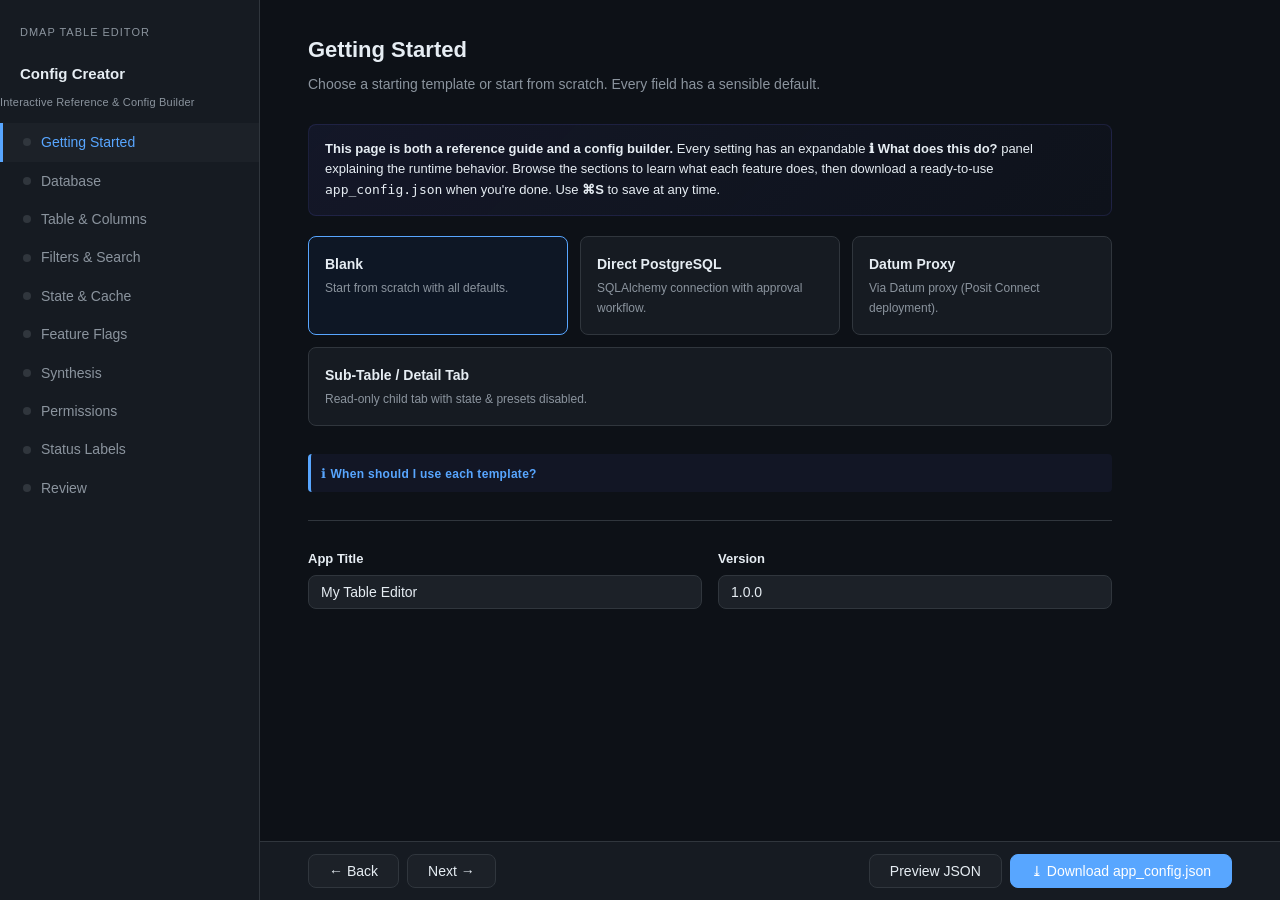
<file: docs/index.html>
<!DOCTYPE html>
<html lang="en">
<head>
<meta charset="UTF-8">
<meta name="viewport" content="width=device-width, initial-scale=1.0">
<title>DMAP Table Editor — Config Creator</title>
<style>
:root {
  --bg: #0d1117;
  --surface: #161b22;
  --surface2: #1c2128;
  --border: #30363d;
  --border-active: #58a6ff;
  --text: #e6edf3;
  --text-muted: #8b949e;
  --accent: #58a6ff;
  --accent-hover: #79c0ff;
  --green: #3fb950;
  --orange: #d29922;
  --red: #f85149;
  --radius: 8px;
  --font: -apple-system, BlinkMacSystemFont, 'Segoe UI', Roboto, Oxygen, sans-serif;
  --mono: 'SFMono-Regular', Consolas, 'Liberation Mono', Menlo, monospace;
}
* { margin: 0; padding: 0; box-sizing: border-box; }
body { font-family: var(--font); background: var(--bg); color: var(--text); line-height: 1.6; }
a { color: var(--accent); text-decoration: none; }
a:hover { color: var(--accent-hover); text-decoration: underline; }

/* Layout */
.app { display: flex; min-height: 100vh; }
.sidebar {
  width: 260px; min-width: 260px; background: var(--surface);
  border-right: 1px solid var(--border); padding: 24px 0;
  position: sticky; top: 0; height: 100vh; overflow-y: auto;
}
.sidebar h1 { font-size: 15px; padding: 0 20px 16px; color: var(--text); font-weight: 600; }
.sidebar .logo { font-size: 11px; color: var(--text-muted); padding: 0 20px 20px; text-transform: uppercase; letter-spacing: 1px; }
.nav-item {
  display: flex; align-items: center; gap: 10px;
  padding: 8px 20px; cursor: pointer; font-size: 14px; color: var(--text-muted);
  border-left: 3px solid transparent; transition: all .15s;
}
.nav-item:hover { color: var(--text); background: var(--surface2); }
.nav-item.active { color: var(--accent); border-left-color: var(--accent); background: var(--surface2); }
.nav-item .dot {
  width: 8px; height: 8px; border-radius: 50%;
  background: var(--border); flex-shrink: 0;
}
.nav-item.filled .dot { background: var(--green); }
.nav-item.has-errors .dot { background: var(--red); }

.main { flex: 1; padding: 32px 48px; max-width: 900px; }
.main h2 { font-size: 22px; margin-bottom: 6px; }
.main .section-desc { color: var(--text-muted); font-size: 14px; margin-bottom: 28px; }

/* Form */
.field { margin-bottom: 20px; }
.field label { display: block; font-size: 13px; font-weight: 600; margin-bottom: 5px; color: var(--text); }
.field .hint { font-size: 12px; color: var(--text-muted); margin-bottom: 6px; }
.field input[type="text"], .field input[type="number"], .field select, .field textarea {
  width: 100%; padding: 8px 12px; background: var(--surface2); border: 1px solid var(--border);
  border-radius: var(--radius); color: var(--text); font-size: 14px; font-family: var(--font);
  transition: border-color .15s;
}
.field input:focus, .field select:focus, .field textarea:focus {
  outline: none; border-color: var(--accent);
}
.field textarea { font-family: var(--mono); min-height: 80px; resize: vertical; }
.field input[type="checkbox"] { margin-right: 6px; accent-color: var(--accent); }
.field .checkbox-label { display: inline-flex; align-items: center; font-size: 14px; cursor: pointer; }

.field-row { display: flex; gap: 16px; }
.field-row .field { flex: 1; }

.tag-input-wrap {
  display: flex; flex-wrap: wrap; gap: 6px; padding: 6px 10px;
  background: var(--surface2); border: 1px solid var(--border); border-radius: var(--radius);
  min-height: 38px; cursor: text;
}
.tag-input-wrap:focus-within { border-color: var(--accent); }
.tag-input-wrap .tag {
  display: inline-flex; align-items: center; gap: 4px;
  background: #1f6feb33; color: var(--accent); padding: 2px 8px;
  border-radius: 4px; font-size: 13px;
}
.tag-input-wrap .tag .remove { cursor: pointer; font-size: 15px; line-height: 1; opacity: .7; }
.tag-input-wrap .tag .remove:hover { opacity: 1; }
.tag-input-wrap input {
  border: none; background: transparent; color: var(--text);
  font-size: 14px; outline: none; flex: 1; min-width: 80px;
}

/* KV editor */
.kv-editor { border: 1px solid var(--border); border-radius: var(--radius); overflow: hidden; }
.kv-row { display: flex; border-bottom: 1px solid var(--border); }
.kv-row:last-child { border-bottom: none; }
.kv-row input {
  flex: 1; padding: 6px 10px; border: none; background: transparent;
  color: var(--text); font-size: 13px; font-family: var(--mono); outline: none;
}
.kv-row input:first-child { border-right: 1px solid var(--border); }
.kv-row .kv-remove {
  padding: 0 10px; background: transparent; border: none; color: var(--text-muted);
  cursor: pointer; font-size: 16px;
}
.kv-row .kv-remove:hover { color: var(--red); }
.kv-add {
  padding: 6px 12px; font-size: 13px; color: var(--accent);
  background: transparent; border: 1px dashed var(--border); border-radius: var(--radius);
  cursor: pointer; margin-top: 6px; width: 100%;
}
.kv-add:hover { border-color: var(--accent); }

/* Sections */
.section { display: none; }
.section.active { display: block; }

/* Divider */
.divider { border-top: 1px solid var(--border); margin: 28px 0; }

/* Preset cards */
.preset-cards { display: flex; gap: 12px; margin-bottom: 28px; flex-wrap: wrap; }
.preset-card {
  flex: 1; min-width: 200px; padding: 16px; background: var(--surface);
  border: 1px solid var(--border); border-radius: var(--radius); cursor: pointer;
  transition: all .15s;
}
.preset-card:hover { border-color: var(--accent); }
.preset-card.selected { border-color: var(--accent); background: #1f6feb11; }
.preset-card h4 { font-size: 14px; margin-bottom: 4px; }
.preset-card p { font-size: 12px; color: var(--text-muted); }

/* Bottom bar */
.bottom-bar {
  position: fixed; bottom: 0; left: 260px; right: 0;
  padding: 12px 48px; background: var(--surface); border-top: 1px solid var(--border);
  display: flex; justify-content: space-between; align-items: center; z-index: 10;
}
.btn {
  padding: 8px 20px; border-radius: var(--radius); font-size: 14px;
  font-weight: 500; cursor: pointer; border: 1px solid var(--border);
  background: var(--surface2); color: var(--text); transition: all .15s;
}
.btn:hover { border-color: var(--accent); color: var(--accent); }
.btn-primary { background: var(--accent); color: #fff; border-color: var(--accent); }
.btn-primary:hover { background: var(--accent-hover); border-color: var(--accent-hover); color: #fff; }
.btn-group { display: flex; gap: 8px; }

/* Preview panel */
.preview-panel {
  position: fixed; top: 0; right: -520px; width: 520px; height: 100vh;
  background: var(--surface); border-left: 1px solid var(--border);
  z-index: 20; transition: right .25s ease; overflow-y: auto; padding: 24px;
}
.preview-panel.open { right: 0; }
.preview-panel h3 { font-size: 16px; margin-bottom: 12px; display: flex; justify-content: space-between; align-items: center; }
.preview-panel pre {
  background: var(--bg); padding: 16px; border-radius: var(--radius);
  font-size: 13px; line-height: 1.5; overflow-x: auto; color: var(--text);
  font-family: var(--mono); white-space: pre-wrap; word-break: break-all;
  border: 1px solid var(--border);
}
.preview-close {
  background: none; border: none; color: var(--text-muted); font-size: 22px;
  cursor: pointer; padding: 0 4px;
}
.preview-close:hover { color: var(--text); }

/* Overlay */
.overlay { position: fixed; inset: 0; background: rgba(0,0,0,.5); z-index: 15; display: none; }
.overlay.open { display: block; }

/* Responsive */
@media (max-width: 768px) {
  .sidebar { display: none; }
  .main { padding: 20px; }
  .bottom-bar { left: 0; padding: 12px 20px; }
}

/* Scroll padding for bottom bar */
.main { padding-bottom: 80px; }

/* Toast */
.toast {
  position: fixed; bottom: 80px; right: 48px; padding: 10px 20px;
  background: var(--green); color: #fff; border-radius: var(--radius);
  font-size: 14px; z-index: 30; opacity: 0; transform: translateY(10px);
  transition: all .3s;
}
.toast.show { opacity: 1; transform: translateY(0); }

/* Validation */
.field.error input, .field.error select, .field.error textarea { border-color: var(--red); }
.field .error-msg { color: var(--red); font-size: 12px; margin-top: 4px; display: none; }
.field.error .error-msg { display: block; }

/* Collapse */
.collapse-header {
  display: flex; align-items: center; justify-content: space-between;
  padding: 10px 0; cursor: pointer; user-select: none;
}
.collapse-header h3 { font-size: 15px; font-weight: 600; }
.collapse-header .arrow { font-size: 12px; color: var(--text-muted); transition: transform .2s; }
.collapse-header.open .arrow { transform: rotate(90deg); }
.collapse-body { display: none; padding-bottom: 8px; }
.collapse-body.open { display: block; }

/* ── Info-tip (expandable behavioural doc) ─────────────────── */
.info-tip {
  margin: 4px 0 8px 0;
  cursor: pointer;
  user-select: none;
  border-left: 3px solid var(--accent);
  border-radius: 4px;
  background: rgba(99,102,241,.06);
  padding: 6px 10px;
  transition: background .15s;
}
.info-tip:hover { background: rgba(99,102,241,.12); }
.info-tip .info-icon { font-size: 13px; color: var(--accent); }
.info-tip .info-label {
  font-size: 12px; font-weight: 600;
  color: var(--accent); letter-spacing: .3px;
}
.info-tip .info-body {
  display: none;
  margin-top: 6px;
  font-size: 12.5px;
  line-height: 1.65;
  color: var(--text-secondary);
}
.info-tip.open .info-body { display: block; }
.info-tip .info-body code {
  background: var(--surface-hover);
  padding: 1px 5px;
  border-radius: 3px;
  font-size: 11.5px;
}
.info-tip .info-body ul { margin: 4px 0 4px 16px; padding: 0; }
.info-tip .info-body li { margin-bottom: 2px; }
.info-tip .info-body strong { color: var(--text-primary); }

/* ── Section intro banner ───────────────────────────────────── */
.section-banner {
  background: linear-gradient(135deg, rgba(99,102,241,.08), rgba(99,102,241,.02));
  border: 1px solid rgba(99,102,241,.15);
  border-radius: 8px;
  padding: 14px 16px;
  margin-bottom: 20px;
  font-size: 13px;
  line-height: 1.6;
  color: var(--text-secondary);
}
.section-banner strong { color: var(--text-primary); }
.managed-process-reminder {
  margin-top: 8px;
  padding: 9px 11px;
  border-left: 3px solid #d97706;
  border-radius: 4px;
  background: rgba(217,119,6,.08);
  color: var(--text-secondary);
  font-size: 12.5px;
  line-height: 1.5;
}
.managed-process-reminder strong { color: var(--text-primary); }
</style>
</head>
<body>
<div class="app">
  <!-- Sidebar -->
  <nav class="sidebar">
    <div class="logo">DMAP Table Editor</div>
    <h1>Config Creator</h1>
    <div style="font-size:11px;color:var(--text-muted);margin:-8px 0 12px 0;letter-spacing:.2px">Interactive Reference &amp; Config Builder</div>
    <div class="nav-item active" data-section="start"><span class="dot"></span> Getting Started</div>
    <div class="nav-item" data-section="database"><span class="dot"></span> Database</div>
    <div class="nav-item" data-section="table"><span class="dot"></span> Table &amp; Columns</div>
    <div class="nav-item" data-section="query"><span class="dot"></span> Filters &amp; Search</div>
    <div class="nav-item" data-section="state"><span class="dot"></span> State &amp; Cache</div>
    <div class="nav-item" data-section="features"><span class="dot"></span> Feature Flags</div>
    <div class="nav-item" data-section="synthesis"><span class="dot"></span> Synthesis</div>
    <div class="nav-item" data-section="permissions"><span class="dot"></span> Permissions</div>
    <div class="nav-item" data-section="status"><span class="dot"></span> Status Labels</div>
    <div class="nav-item" data-section="review"><span class="dot"></span> Review</div>
  </nav>

  <!-- Main content -->
  <div class="main">

    <!-- SECTION: Getting Started -->
    <div class="section active" id="sec-start">
      <h2>Getting Started</h2>
      <p class="section-desc">Choose a starting template or start from scratch. Every field has a sensible default.</p>

      <div class="section-banner">
        <strong>This page is both a reference guide and a config builder.</strong>
        Every setting has an expandable <strong>ℹ What does this do?</strong> panel explaining the runtime behavior.
        Browse the sections to learn what each feature does, then download a ready-to-use <code>app_config.json</code>
        when you're done. Use <strong>⌘S</strong> to save at any time.
      </div>

      <div class="preset-cards">
        <div class="preset-card selected" data-preset="scratch">
          <h4>Blank</h4>
          <p>Start from scratch with all defaults.</p>
        </div>
        <div class="preset-card" data-preset="direct">
          <h4>Direct PostgreSQL</h4>
          <p>SQLAlchemy connection with approval workflow.</p>
        </div>
        <div class="preset-card" data-preset="datum">
          <h4>Datum Proxy</h4>
          <p>Via Datum proxy (Posit Connect deployment).</p>
        </div>
        <div class="preset-card" data-preset="subtab">
          <h4>Sub-Table / Detail Tab</h4>
          <p>Read-only child tab with state &amp; presets disabled.</p>
        </div>
      </div>
      <div class="info-tip" onclick="this.classList.toggle('open')">
        <span class="info-icon">ℹ</span> <span class="info-label">When should I use each template?</span>
        <div class="info-body">
          <ul>
            <li><strong>Blank</strong> — start with all defaults enabled. Good for learning or customising from scratch.</li>
            <li><strong>Direct PostgreSQL</strong> — connect directly via SQLAlchemy. Best for local dev, VPN access, or environments where the app can reach the DB directly.</li>
            <li><strong>Datum Proxy</strong> — routes through the Datum REST proxy. Required on Posit Connect where direct DB connections are blocked by network policy.</li>
            <li><strong>Sub-Table / Detail Tab</strong> — preconfigured for child/detail views: read-only, no state persistence, no presets, filters locked. Designed for zero-DB-call tab spinup when combined with <code>shared_cache_key</code>.</li>
          </ul>
        </div>
      </div>

      <div class="divider"></div>

      <div class="field-row">
        <div class="field">
          <label for="app_title">App Title</label>
          <input type="text" id="app_title" value="My Table Editor" data-path="app_title">
        </div>
        <div class="field">
          <label for="app_version">Version</label>
          <input type="text" id="app_version" value="1.0.0" data-path="app_version">
        </div>
      </div>
    </div>

    <!-- SECTION: Database -->
    <div class="section" id="sec-database">
      <h2>Database</h2>
      <p class="section-desc">Configure your PostgreSQL connection. Choose Direct (SQLAlchemy) for local dev, or Datum for proxied access on Posit Connect.</p>

      <div class="section-banner">
        <strong>How it works:</strong> The app reads data from a PostgreSQL table into an in-memory DataFrame.
        Edits are written back to the <code>data_table</code> and logged in the <code>mods_table</code>.
        In <strong>Direct</strong> mode the app connects via SQLAlchemy; in <strong>Datum</strong> mode it routes through the Datum REST proxy
        (required on Posit Connect where direct DB access is blocked).
      </div>

      <div class="field">
        <label><span class="checkbox-label"><input type="checkbox" id="db_enabled" checked data-path="database.enabled"> Enable database mode</span></label>
        <div class="hint">When off, the app uses local CSV/JSON files.</div>
        <div class="info-tip" onclick="this.classList.toggle('open')">
          <span class="info-icon">ℹ</span> <span class="info-label">What does this do?</span>
          <div class="info-body">
            <strong>ON (default):</strong> Data is loaded from a PostgreSQL table. Edits, approvals, and undo operations write back to the database in real time.
            <br><strong>OFF:</strong> The app loads data from a local CSV or JSON file (useful for demos or offline development). No writes are persisted — all changes are lost on refresh.
          </div>
        </div>
      </div>

      <div id="db-fields">
        <div class="field">
          <label for="db_mode">Connection Mode</label>
          <select id="db_mode" data-path="database.mode">
            <option value="direct">Direct (SQLAlchemy)</option>
            <option value="datum">Datum Proxy</option>
          </select>
        </div>

        <!-- Direct mode fields -->
        <div id="direct-fields">
          <div class="field">
            <label for="db_conn">Connection String</label>
            <input type="text" id="db_conn" placeholder="postgresql://user:pass@host:5432/dbname" data-path="database.connection_string">
            <div class="hint">SQLAlchemy connection string. Passwords can also be set via APP_DB_CONNECTION_STRING env var.</div>
          </div>
        </div>

        <!-- Datum mode fields -->
        <div id="datum-fields" style="display:none">
          <div class="field">
            <label for="datum_base_url">Datum Base URL</label>
            <input type="text" id="datum_base_url" placeholder="https://posit-connect-prod.cancer.gov/datum" data-path="database.datum_base_url">
          </div>
          <div class="field-row">
            <div class="field">
              <label for="datum_database">Datum Database</label>
              <input type="text" id="datum_database" placeholder="nidap" data-path="database.datum_database">
            </div>
            <div class="field">
              <label for="datum_schema">Datum Schema</label>
              <input type="text" id="datum_schema" placeholder="public" data-path="database.datum_schema" value="public">
            </div>
          </div>
          <div class="field">
            <label for="datum_service">Datum Service Name</label>
            <input type="text" id="datum_service" placeholder="postgres_sql" data-path="database.datum_service_name" value="postgres_sql">
          </div>
          <div class="field">
            <label for="datum_token">Datum Token</label>
            <input type="text" id="datum_token" placeholder="(set via DATUM_API_TOKEN env var)" data-path="database.datum_token">
            <div class="hint">Leave empty to use the DATUM_API_TOKEN environment variable at runtime.</div>
          </div>
        </div>

        <div class="divider"></div>

        <div class="field">
          <label for="db_source_table">Source Table</label>
          <input type="text" id="db_source_table" placeholder="schema.original_table (optional)" data-path="database.source_table">
          <div class="hint">Optional. If data_table doesn't exist, it will be created as a copy of this table.</div>
          <div class="info-tip" onclick="this.classList.toggle('open')">
            <span class="info-icon">ℹ</span> <span class="info-label">What does this do?</span>
            <div class="info-body">
              The <strong>read-only original</strong> table. On first run, if <code>data_table</code> doesn't exist in the database,
              the app automatically creates it as a full copy of this table (schema + data).
              This gives you a safe working copy while preserving the original.
              <br>Leave empty if you manage the data table yourself.
            </div>
          </div>
        </div>
        <div class="field">
          <label for="db_data_table">Data Table</label>
          <input type="text" id="db_data_table" placeholder="schema.my_data" data-path="database.data_table">
          <div class="hint">Working copy of the data. Edits are written here.</div>
          <div class="error-msg">Data table is required when database is enabled.</div>
          <div class="info-tip" onclick="this.classList.toggle('open')">
            <span class="info-icon">ℹ</span> <span class="info-label">What does this do?</span>
            <div class="info-body">
              The <strong>working table</strong> the app reads from and writes to.
              All cell edits, approvals, and rejections modify rows directly in this table.
              Format: <code>schema.table_name</code> (e.g., <code>public.my_data</code>).
            </div>
          </div>
        </div>
        <div class="field-row">
          <div class="field">
            <label for="db_mods_table">Modifications Table</label>
            <input type="text" id="db_mods_table" placeholder="schema.my_data_modifications" data-path="database.mods_table">
          </div>
          <div class="field">
            <label for="db_state_table">State Table</label>
            <input type="text" id="db_state_table" placeholder="schema.my_data_ui_state" data-path="database.state_table">
          </div>
        </div>
        <div class="info-tip" onclick="this.classList.toggle('open')">
          <span class="info-icon">ℹ</span> <span class="info-label">What are these tables?</span>
          <div class="info-body">
            <strong>Modifications table:</strong> Every cell edit, approval, and rejection is logged here with
            the column name, old value, new value, username, and timestamp. Powers the Undo feature and provides a full audit trail.
            The table is auto-created on first use.
            <br><br>
            <strong>State table:</strong> Stores each user's UI state — current sort column, active filters, page number, and column selection.
            When <code>persist_state</code> is ON, the user's view is restored on their next visit.
            The table is auto-created on first use.
          </div>
        </div>

        <div class="field">
          <label for="db_status_col">Status Column</label>
          <input type="text" id="db_status_col" placeholder="Status" data-path="database.status_column" value="Status">
          <div class="hint">Column used for approval status tracking. Leave blank to disable.</div>
          <div class="info-tip" onclick="this.classList.toggle('open')">
            <span class="info-icon">ℹ</span> <span class="info-label">What does this do?</span>
            <div class="info-body">
              The column in <code>data_table</code> that tracks each row's status.
              Values are set automatically:
              <ul>
                <li><strong>Unprocessed</strong> — initial state (rows not yet touched)</li>
                <li><strong>Edited</strong> — at least one cell in this row was modified</li>
                <li><strong>Approved / Rejected</strong> — set by the Approve/Reject buttons</li>
              </ul>
              If the column doesn't exist in the table, it's added automatically.
              Leave blank to disable status tracking entirely.
            </div>
          </div>
        </div>

        <div class="field">
          <label><span class="checkbox-label"><input type="checkbox" id="db_auto_pk" checked data-path="database.auto_detect_pk"> Auto-detect primary key</span></label>
        </div>

        <div class="collapse-header" onclick="toggleCollapse(this)">
          <h3>Advanced Settings</h3>
          <span class="arrow">&#9654;</span>
        </div>
        <div class="collapse-body">
          <div class="field-row">
            <div class="field">
              <label for="db_pool_size">Pool Size</label>
              <input type="number" id="db_pool_size" value="5" data-path="database.pool_size">
            </div>
            <div class="field">
              <label for="db_max_overflow">Max Overflow</label>
              <input type="number" id="db_max_overflow" value="10" data-path="database.max_overflow">
            </div>
            <div class="field">
              <label for="db_pool_timeout">Pool Timeout (s)</label>
              <input type="number" id="db_pool_timeout" value="30" data-path="database.pool_timeout">
            </div>
          </div>
          <div class="field-row">
            <div class="field">
              <label for="db_max_rows">Max Rows</label>
              <input type="number" id="db_max_rows" placeholder="(no limit)" data-path="database.max_rows">
              <div class="hint">Leave empty for no limit.</div>
            </div>
            <div class="field">
              <label for="db_max_rpp">Max Rows/Page</label>
              <input type="number" id="db_max_rpp" value="100" data-path="database.max_rows_per_page">
            </div>
            <div class="field">
              <label for="db_def_rpp">Default Rows/Page</label>
              <input type="number" id="db_def_rpp" value="25" data-path="database.default_rows_per_page">
            </div>
          </div>
          <div class="field">
            <label><span class="checkbox-label"><input type="checkbox" id="db_lazy" data-path="database.lazy_loading"> Enable lazy loading (DB-level pagination)</span></label>
            <div class="hint">Fetches only the current page. Faster startup, lower memory, but each page change queries the DB.</div>
            <div class="info-tip" onclick="this.classList.toggle('open')">
              <span class="info-icon">ℹ</span> <span class="info-label">What does this do?</span>
              <div class="info-body">
                <strong>OFF (default):</strong> All data is loaded into memory on startup. Pagination, sorting, and filtering happen in-memory — fast navigation, higher memory use.
                <br><strong>ON:</strong> Only the current page is fetched from the DB. Each page change, sort change, or filter change triggers a new SQL query.
                Best for very large tables (100k+ rows) where loading everything is impractical.
                <br><br>With <code>shared_cache_key</code>, the non-lazy (full-load) approach is recommended — subsequent sessions get the data from the shared cache with zero DB calls.
              </div>
            </div>
          </div>
          <div class="field" id="lazy-page-buf-field" style="display:none">
            <label for="db_page_buf">Page Buffer Size</label>
            <input type="number" id="db_page_buf" value="300" data-path="database.page_buffer_size">
            <div class="hint">Rows fetched per query in lazy loading mode.</div>
          </div>
        </div>
      </div>
    </div>

    <!-- SECTION: Table & Columns -->
    <div class="section" id="sec-table">
      <h2>Table &amp; Columns</h2>
      <p class="section-desc">Configure the table display, primary key, column visibility, and column name masks.</p>

      <div class="section-banner">
        <strong>How columns work:</strong> By default the app shows all columns from the data table.
        Use <em>Default Visible Columns</em> to limit what users see on load (they can still toggle others via the column picker).
        <em>Editable Columns</em> and <em>Read-Only Columns</em> control which cells are editable.
      </div>

      <div class="field">
        <label for="tbl_title">Table Title</label>
        <input type="text" id="tbl_title" value="Data Table" data-path="table.title">
      </div>

      <div class="field">
        <label>Primary Key Columns</label>
        <div class="hint">One or more columns that uniquely identify each row. Press Enter to add.</div>
        <div class="tag-input-wrap" id="pk-tags" data-path="table.primary_key"></div>
        <div class="info-tip" onclick="this.classList.toggle('open')">
          <span class="info-icon">ℹ</span> <span class="info-label">What does this do?</span>
          <div class="info-body">
            The primary key uniquely identifies each row and is used for:
            <ul>
              <li><strong>Edit tracking</strong> — the modifications log records which row was changed by PK.</li>
              <li><strong>Undo</strong> — locates the exact row to revert.</li>
              <li><strong>Approval</strong> — identifies which rows to mark as Approved/Rejected.</li>
              <li><strong>Row selection</strong> — drives checkbox selection and Review Detail events.</li>
            </ul>
            If <code>auto_detect_pk</code> is ON (Database section), the app reads the PK from the PostgreSQL table metadata.
            Set it here to override or when auto-detection isn't available.
          </div>
        </div>
      </div>

      <div class="field">
        <label>Default Visible Columns</label>
        <div class="hint">Columns shown by default. Leave empty to show all. Press Enter to add.</div>
        <div class="tag-input-wrap" id="default-cols-tags" data-path="table.default_columns"></div>
      </div>

      <div class="field-row">
        <div class="field">
          <label for="tbl_sort_col">Default Sort Column</label>
          <input type="text" id="tbl_sort_col" placeholder="(none)" data-path="table.default_sort_column">
        </div>
        <div class="field">
          <label for="tbl_sort_asc">Sort Direction</label>
          <select id="tbl_sort_asc" data-path="table.default_sort_ascending">
            <option value="true">Ascending</option>
            <option value="false">Descending</option>
          </select>
        </div>
      </div>

      <div class="field-row">
        <div class="field">
          <label for="tbl_rpp">Default Rows / Page</label>
          <input type="number" id="tbl_rpp" value="25" data-path="table.default_rows_per_page">
        </div>
        <div class="field">
          <label for="tbl_col_width">Default Column Width (px)</label>
          <input type="number" id="tbl_col_width" value="130" data-path="table.default_column_width">
        </div>
      </div>

      <div class="field">
        <label>Editable Columns</label>
        <div class="hint">Leave empty to allow editing all columns (except readonly).</div>
        <div class="tag-input-wrap" id="edit-cols-tags" data-path="table.editable_columns"></div>
      </div>

      <div class="field">
        <label>Read-Only Columns</label>
        <div class="hint">These columns cannot be edited regardless of editable_columns.</div>
        <div class="tag-input-wrap" id="ro-cols-tags" data-path="table.readonly_columns"></div>
      </div>
      <div class="info-tip" onclick="this.classList.toggle('open')">
        <span class="info-icon">ℹ</span> <span class="info-label">How do editable / read-only interact?</span>
        <div class="info-body">
          <strong>Priority order:</strong>
          <ol>
            <li><code>readonly_columns</code> always wins — these cells are never editable.</li>
            <li>If <code>editable_columns</code> is non-empty, only those columns are editable (minus readonly).</li>
            <li>If <code>editable_columns</code> is empty, all columns are editable (minus readonly).</li>
          </ol>
          The primary key column(s) and the status column are automatically treated as read-only.
        </div>
      </div>

      <div class="collapse-header" onclick="toggleCollapse(this)">
        <h3>Column Name Masks</h3>
        <span class="arrow">&#9654;</span>
      </div>
      <div class="collapse-body">
        <div class="hint" style="margin-bottom:8px">Map database column names to human-readable display names.</div>
        <div class="kv-editor" id="col-masks-editor" data-path="table.column_masks">
          <div class="kv-row">
            <input type="text" placeholder="db_column_name">
            <input type="text" placeholder="Display Name">
            <button class="kv-remove" onclick="removeKvRow(this)">&times;</button>
          </div>
        </div>
        <button class="kv-add" onclick="addKvRow('col-masks-editor')">+ Add mask</button>
      </div>

      <div class="collapse-header" onclick="toggleCollapse(this)">
        <h3>Custom Column Widths</h3>
        <span class="arrow">&#9654;</span>
      </div>
      <div class="collapse-body">
        <div class="hint" style="margin-bottom:8px">Override default width (px) for specific columns.</div>
        <div class="kv-editor" id="col-widths-editor" data-path="table.default_column_widths">
          <div class="kv-row">
            <input type="text" placeholder="column_name">
            <input type="text" placeholder="180">
            <button class="kv-remove" onclick="removeKvRow(this)">&times;</button>
          </div>
        </div>
        <button class="kv-add" onclick="addKvRow('col-widths-editor')">+ Add width</button>
      </div>

      <div class="divider"></div>
      <div class="field">
        <label><span class="checkbox-label"><input type="checkbox" id="tbl_presets" checked data-path="table.presets_enabled"> Enable column presets</span></label>
        <div class="hint">Allows users to save and load custom column layouts. Disable for sub-table mode.</div>
        <div class="info-tip" onclick="this.classList.toggle('open')">
          <span class="info-icon">ℹ</span> <span class="info-label">What does this do?</span>
          <div class="info-body">
            <strong>ON:</strong> A <strong>preset dropdown</strong> and <strong>Save Layout</strong> button appear in the toolbar.
            Users can save their current column selection + widths as a named preset and switch between them.
            Presets are stored in the <code>state_table</code> and shared across sessions.
            <br><strong>OFF:</strong> No preset UI. No preset-related DB calls are made.
            <strong>Always disable for sub-table / detail-tab mode</strong> to avoid unnecessary DB traffic.
          </div>
        </div>
      </div>
    </div>

    <!-- SECTION: Filters & Search -->
    <div class="section" id="sec-query">
      <h2>Filters &amp; Search</h2>
      <p class="section-desc">Configure search, filters, and default filter values applied on load.</p>

      <div class="section-banner">
        <strong>Filtering architecture:</strong> Filters can be applied from the column header dropdowns, the sidebar facets, or pre-set via <code>default_filters</code>.
        When <code>fix_filter</code> is ON, users see only the pre-configured filters and cannot change them — ideal for sub-table / detail-tab views.
      </div>

      <div class="field">
        <label><span class="checkbox-label"><input type="checkbox" id="q_search" checked data-path="query.enable_search"> Enable search</span></label>
        <div class="info-tip" onclick="this.classList.toggle('open')">
          <span class="info-icon">ℹ</span> <span class="info-label">What does this do?</span>
          <div class="info-body">
            Shows a <strong>search bar</strong> above the table. Typing filters rows in real-time across all searchable columns (case-insensitive substring match).
            In lazy-loading mode, search is executed as a SQL <code>ILIKE</code> query.
          </div>
        </div>
      </div>

      <div class="field">
        <label>Searchable Columns</label>
        <div class="hint">Leave empty to search all text columns.</div>
        <div class="tag-input-wrap" id="search-cols-tags" data-path="query.searchable_columns"></div>
      </div>

      <div class="field">
        <label>Facet Columns</label>
        <div class="hint">Shown as sidebar checkbox+count panels for quick filtering.</div>
        <div class="tag-input-wrap" id="facet-cols-tags" data-path="query.facet_columns"></div>
        <div class="info-tip" onclick="this.classList.toggle('open')">
          <span class="info-icon">ℹ</span> <span class="info-label">What does this do?</span>
          <div class="info-body">
            Each facet column gets a sidebar panel showing every unique value with a <strong>count</strong> and <strong>checkbox</strong>.
            Uncheck a value to hide those rows. Counts update dynamically as other filters are applied.
            Great for categorical columns like <code>Department</code>, <code>Region</code>, or <code>Category</code>.
          </div>
        </div>
      </div>

      <div class="field">
        <label><span class="checkbox-label"><input type="checkbox" id="q_fix_filter" data-path="fix_filter"> Lock filters (fix_filter)</span></label>
        <div class="hint">When on, users can only use the default_filters — they cannot add or remove filters.</div>
        <div class="info-tip" onclick="this.classList.toggle('open')">
          <span class="info-icon">ℹ</span> <span class="info-label">What does this do?</span>
          <div class="info-body">
            <strong>ON:</strong> The filter row on the table is <strong>locked</strong>. Users see the data pre-filtered by <code>default_filters</code> but cannot add, edit, or remove any filter.
            Ideal for <strong>sub-table / detail-tab</strong> deployments where the parent app controls what data is shown.
            <br><strong>OFF (default):</strong> Users can freely add column filters via the header dropdown.
          </div>
        </div>
      </div>

      <div class="collapse-header" onclick="toggleCollapse(this)">
        <h3>Default Filters</h3>
        <span class="arrow">&#9654;</span>
      </div>
      <div class="collapse-body">
        <div class="hint" style="margin-bottom:8px">Filters applied automatically on load. JSON format supported for operator filters.</div>
        <textarea id="default_filters" rows="6" placeholder='{"status": ["Completed", "Others"], "date": {"op": "last_n_days", "value": 7}}' data-path="query.default_filters"></textarea>
        <div class="hint" style="margin-top:4px">
          Operators: <code>in</code>, <code>not_in</code>, <code>contains</code>, <code>not_contains</code>, <code>between</code>,
          <code>gt</code>, <code>gte</code>, <code>lt</code>, <code>lte</code>, <code>last_n_days</code>, <code>not_empty</code>, <code>regex</code>
        </div>
      </div>
    </div>

    <!-- SECTION: State & Cache -->
    <div class="section" id="sec-state">
      <h2>State &amp; Cache</h2>
      <p class="section-desc">Controls whether sort, filter, and page state persists across sessions, and the cross-session data cache.</p>

      <div class="section-banner">
        <strong>Sub-table best practice:</strong> For detail-tab / sub-table deployments, set <code>persist_state = false</code>
        and <code>presets_enabled = false</code> to eliminate all state-related DB calls.
        Combine with <code>shared_cache_key</code> to go fully zero-DB after the initial load.
      </div>

      <div class="field">
        <label><span class="checkbox-label"><input type="checkbox" id="st_persist" checked data-path="state.persist_state"> Persist UI state</span></label>
        <div class="hint">When off, skips all state DB calls. Use false for sub-table / detail-tab mode.</div>
        <div class="info-tip" onclick="this.classList.toggle('open')">
          <span class="info-icon">ℹ</span> <span class="info-label">What does this do?</span>
          <div class="info-body">
            <strong>ON:</strong> When a user sorts, filters, changes page, or rearranges columns, their UI state is saved to the <code>state_table</code>.
            Next time they open the app, everything is restored to where they left off.
            Each sub-flag below controls which parts persist.
            <br><br>
            <strong>OFF:</strong> <strong>No state DB calls at all.</strong> Every session starts with default sort/filter/page.
            This is the correct setting for sub-table or detail-tab views where the parent app controls the view.
            Also eliminates the DNS/DB overhead that would otherwise occur on every tab spinup.
          </div>
        </div>
      </div>

      <div id="state-sub-fields">
        <div class="field-row">
          <div class="field"><label><span class="checkbox-label"><input type="checkbox" id="st_filters" checked data-path="state.persist_filters"> Filters</span></label></div>
          <div class="field"><label><span class="checkbox-label"><input type="checkbox" id="st_sort" checked data-path="state.persist_sort"> Sort</span></label></div>
          <div class="field"><label><span class="checkbox-label"><input type="checkbox" id="st_page" checked data-path="state.persist_page"> Page</span></label></div>
        </div>
        <div class="field-row">
          <div class="field"><label><span class="checkbox-label"><input type="checkbox" id="st_cols" checked data-path="state.persist_column_selection"> Column selection</span></label></div>
          <div class="field"><label><span class="checkbox-label"><input type="checkbox" id="st_widths" checked data-path="state.persist_column_widths"> Column widths</span></label></div>
        </div>
        <div class="field">
          <label for="st_timeout">Session Timeout (minutes)</label>
          <input type="number" id="st_timeout" value="30" data-path="state.session_timeout_minutes">
        </div>
      </div>

      <div class="divider"></div>
      <h3 style="margin-bottom:12px">Shared Data Cache</h3>
      <p class="hint" style="margin-bottom:16px">When set, all browser sessions share one in-memory copy of the data. Only the first session hits the DB; subsequent sessions get the cached copy.</p>

      <div class="field">
        <label for="cache_key">Shared Cache Key</label>
        <input type="text" id="cache_key" placeholder="(leave empty to disable)" data-path="database.shared_cache_key">
        <div class="hint">A unique string identifier. All instances with the same key share the cache.</div>
        <div class="info-tip" onclick="this.classList.toggle('open')">
          <span class="info-icon">ℹ</span> <span class="info-label">What does this do?</span>
          <div class="info-body">
            Enables the <strong>shared in-memory data cache</strong>.
            All app instances (browser sessions) using the same key share a single copy of the data in server memory.
            <ul>
              <li><strong>First session</strong> loads data from the DB and populates the cache.</li>
              <li><strong>Subsequent sessions</strong> get a copy from the cache — <strong>zero DB calls</strong> for data loading.</li>
              <li>The cache is thread-safe (guarded by a lock) and TTL-based.</li>
            </ul>
            Combine with <code>persist_state = false</code> and <code>presets_enabled = false</code> for a fully
            zero-DB startup on sub-table/detail tabs. The key should be unique per logical dataset (e.g., <code>"my_project_detail_v1"</code>).
          </div>
        </div>
      </div>
      <div class="field">
        <label for="cache_ttl">Cache TTL (seconds)</label>
        <input type="number" id="cache_ttl" value="300" data-path="database.shared_cache_ttl">
        <div class="hint">How long (seconds) the cached data lives before the next session re-fetches. Default: 300 (5 min).</div>
        <div class="info-tip" onclick="this.classList.toggle('open')">
          <span class="info-icon">ℹ</span> <span class="info-label">What does this do?</span>
          <div class="info-body">
            After <code>TTL</code> seconds, the cache entry expires. The <strong>next session to start</strong> will re-fetch from the DB and refresh the cache.
            Sessions already running are unaffected — they keep their in-memory copy.
            <br><br>
            <strong>Tip:</strong> Set a longer TTL (e.g., 3600 = 1 hour) for data that rarely changes.
            Set 0 for always-fresh data (every first session per process restart hits the DB).
          </div>
        </div>
      </div>
    </div>

    <!-- SECTION: Feature Flags -->
    <div class="section" id="sec-features">
      <h2>Feature Flags</h2>
      <p class="section-desc">Toggle major features on or off. Click <strong>ℹ What does this do?</strong> on any flag to see its runtime behavior.</p>

      <div class="field"><label><span class="checkbox-label"><input type="checkbox" id="f_approval" checked data-path="enable_approval_workflow"> Approval workflow</span></label>
        <div class="hint">Approve/reject buttons, status column tracking.</div>
        <div class="info-tip" onclick="this.classList.toggle('open')">
          <span class="info-icon">ℹ</span> <span class="info-label">What does this do?</span>
          <div class="info-body">
            Adds <strong>Approve ✓</strong> and <strong>Reject ✗</strong> buttons to the toolbar.
            <ul>
              <li>Select one or more rows, then click Approve or Reject.</li>
              <li>The <code>status_column</code> (default: <code>Status</code>) is updated to the configured <code>status_values.approved</code> / <code>status_values.rejected</code> value.</li>
              <li>Approved rows show a <strong>green</strong> badge; rejected rows show <strong>red</strong>.</li>
              <li>If <code>approval_assignment</code> is configured, approving a row also copies values from source columns to target columns (e.g., copy <code>Draft_Value</code> → <code>Final_Value</code>).</li>
              <li>Every approval/rejection is logged in the <code>mods_table</code> with the username and timestamp.</li>
            </ul>
            <strong>When OFF:</strong> No approval buttons appear. The status column is not managed by the app.
          </div>
        </div></div>

      <div class="field"><label><span class="checkbox-label"><input type="checkbox" id="f_save" checked data-path="enable_save_button"> Save button</span></label>
        <div class="info-tip" onclick="this.classList.toggle('open')">
          <span class="info-icon">ℹ</span> <span class="info-label">What does this do?</span>
          <div class="info-body">
            Shows a <strong>Save</strong> button in the toolbar that commits pending cell edits to the database.
            <ul>
              <li>Cell edits are staged in-memory until Save is clicked.</li>
              <li>On save, each modified cell is written to the <code>data_table</code> and a corresponding record is inserted into the <code>mods_table</code> with the old value, new value, username, and timestamp.</li>
              <li>The row's <code>status_column</code> is set to <code>"Edited"</code> (if approval workflow is enabled).</li>
            </ul>
            <strong>When OFF:</strong> Edits are auto-committed on cell blur (when you click away from the cell). There is no batch-save step.
          </div>
        </div></div>

      <div class="field"><label><span class="checkbox-label"><input type="checkbox" id="f_export" checked data-path="enable_export"> Export</span></label>
        <div class="info-tip" onclick="this.classList.toggle('open')">
          <span class="info-icon">ℹ</span> <span class="info-label">What does this do?</span>
          <div class="info-body">
            Shows an <strong>Export CSV ↓</strong> button in the toolbar.
            <ul>
              <li>Downloads the <strong>current view</strong> as a CSV file — respects active filters, search query, sort order, and column selection.</li>
              <li>Only the columns currently visible in the table are included.</li>
              <li>The filename includes the table title and current date.</li>
            </ul>
            <strong>When OFF:</strong> No export button. Users cannot download data from the UI.
          </div>
        </div></div>

      <div class="field"><label><span class="checkbox-label"><input type="checkbox" id="f_undo" checked data-path="enable_undo"> Undo</span></label>
        <div class="info-tip" onclick="this.classList.toggle('open')">
          <span class="info-icon">ℹ</span> <span class="info-label">What does this do?</span>
          <div class="info-body">
            Shows an <strong>Undo ↺</strong> button in the toolbar.
            <ul>
              <li>Reverts the <strong>last cell edit</strong> — restores the original value in the <code>data_table</code>.</li>
              <li>The corresponding modification record in the <code>mods_table</code> is marked as <code>undone</code>.</li>
              <li>If the undo restores a cell to its very first value, the row's status reverts to its previous state.</li>
              <li>Only the most recent edit can be undone (single-level undo).</li>
            </ul>
            <strong>When OFF:</strong> No undo capability. Edits are permanent once committed.
          </div>
        </div></div>

      <div class="field"><label><span class="checkbox-label"><input type="checkbox" id="f_copy" checked data-path="enable_copy_column"> Copy column</span></label>
        <div class="info-tip" onclick="this.classList.toggle('open')">
          <span class="info-icon">ℹ</span> <span class="info-label">What does this do?</span>
          <div class="info-body">
            Adds a <strong>📋 copy icon</strong> to each column header.
            <ul>
              <li>Click the icon to copy <strong>all visible (filtered) values</strong> in that column to your clipboard.</li>
              <li>Values are newline-separated — paste directly into Excel, Google Sheets, or any text editor.</li>
              <li>Respects current filters and search: only the rows currently displayed are copied.</li>
              <li>A toast notification confirms the copy with the number of values.</li>
            </ul>
            <strong>When OFF:</strong> Column headers show only the column name — no copy icon.
          </div>
        </div></div>

      <div class="field"><label><span class="checkbox-label"><input type="checkbox" id="f_status" checked data-path="enable_status_filter"> Status filter sidebar</span></label>
        <div class="hint">Status distribution histogram and filter in sidebar.</div>
        <div class="info-tip" onclick="this.classList.toggle('open')">
          <span class="info-icon">ℹ</span> <span class="info-label">What does this do?</span>
          <div class="info-body">
            Shows a <strong>status distribution panel</strong> in the left sidebar.
            <ul>
              <li>Displays a count and percentage bar for each status value (Unprocessed, Edited, Approved, Rejected).</li>
              <li>Each status has a checkbox — uncheck to hide rows with that status.</li>
              <li>Acts as a quick visual dashboard: see at a glance how many rows are approved vs. pending.</li>
              <li>Combines with other active filters and search.</li>
            </ul>
            <strong>When OFF:</strong> No status panel in the sidebar. Users can still filter by status via the column filter dropdown.
          </div>
        </div></div>

      <div class="field"><label><span class="checkbox-label"><input type="checkbox" id="f_synthesis" data-path="enable_synthesis"> Synthesis (SQL transform)</span></label>
        <div class="hint">Long-running SQL transform with cached materialised view.</div>
        <div class="info-tip" onclick="this.classList.toggle('open')">
          <span class="info-icon">ℹ</span> <span class="info-label">What does this do?</span>
          <div class="info-body">
            Adds a <strong>Synthesis</strong> button that runs a user-defined SQL query against the database.
            <ul>
              <li>The SQL result is <strong>materialised</strong> into a PostgreSQL table (named by <code>result_table_prefix</code>).</li>
              <li>The result is cached for <code>ttl_minutes</code> — subsequent clicks serve the cached result if still fresh.</li>
              <li>Opens a modal showing the result as a downloadable table.</li>
              <li>Useful for cross-table aggregations, pivot summaries, or computed reports derived from the current data.</li>
            </ul>
            <strong>When OFF:</strong> No Synthesis button. Configure the SQL query in the Synthesis section below.
          </div>
        </div></div>

      <div class="field"><label><span class="checkbox-label"><input type="checkbox" id="f_review" data-path="enable_review_detail"> Review Detail button</span></label>
        <div class="hint">Emits a review_detail event via the commute layer with selected row PKs.</div>
        <div class="info-tip" onclick="this.classList.toggle('open')">
          <span class="info-icon">ℹ</span> <span class="info-label">What does this do?</span>
          <div class="info-body">
            Adds a <strong>Review Detail</strong> button to the toolbar (label is customizable).
            <ul>
              <li>Select one or more rows, then click the button.</li>
              <li>Emits a <code>review_detail</code> event through the <strong>commute layer</strong> containing the primary key(s) of selected rows.</li>
              <li>The commute layer enables <strong>cross-app communication</strong> — a parent app or sibling tab can listen for this event and display a detail view.</li>
              <li>In <strong>multi-select mode</strong>, all selected row PKs are included. Otherwise, only the first selected row.</li>
            </ul>
            <strong>When OFF:</strong> No Review Detail button. No commute events are emitted from row selection.
          </div>
        </div></div>
    </div>

    <!-- SECTION: Synthesis -->
    <div class="section" id="sec-synthesis">
      <h2>Synthesis</h2>
      <p class="section-desc">Configure the SQL transform feature. Enable it first on the Feature Flags page.</p>

      <div class="section-banner">
        <strong>How synthesis works:</strong> When a user clicks the Synthesis button, the configured SQL query runs against the database.
        The result is materialised into a temporary table and displayed in a modal. The result is cached for <code>ttl_minutes</code> —
        subsequent clicks serve the cached result until it expires.
      </div>

      <div class="field">
        <label for="syn_label">Button / Modal Label</label>
        <input type="text" id="syn_label" value="Synthesis" data-path="synthesis.label">
      </div>
      <div class="field">
        <label><span class="checkbox-label"><input type="checkbox" id="syn_run_synthesis" data-path="synthesis.run_synthesis" checked> Run synthesis query</span></label>
        <div class="hint">Turn off to only read an existing result view created elsewhere.</div>
        <div class="managed-process-reminder" id="syn-managed-process-reminder" hidden>
          <strong>Managed process required:</strong> View creation and refresh must be handled by the managed process. This app will only read the existing result view.
        </div>
      </div>
      <div class="field">
        <label for="syn_query">SQL Query</label>
        <textarea id="syn_query" rows="5" placeholder="SELECT ... FROM ..." data-path="synthesis.query"></textarea>
        <div class="hint">The SQL transform to run. Result is materialised into a PostgreSQL table.</div>
        <div class="info-tip" onclick="this.classList.toggle('open')">
          <span class="info-icon">ℹ</span> <span class="info-label">Query tips</span>
          <div class="info-body">
            <ul>
              <li>The query runs with the same database connection as the main app.</li>
              <li>You can reference the <code>data_table</code> and any other tables in the same schema.</li>
              <li>The result is materialised (CREATE TABLE AS) — it must return rows and columns.</li>
              <li>Use this for cross-table joins, aggregations, or pivot summaries.</li>
            </ul>
          </div>
        </div>
      </div>
      <div class="field-row">
        <div class="field">
          <label for="syn_prefix">Result Table Prefix</label>
          <input type="text" id="syn_prefix" value="_synthesis_result" data-path="synthesis.result_table_prefix">
        </div>
        <div class="field">
          <label for="syn_ttl">TTL (minutes)</label>
          <input type="number" id="syn_ttl" value="10" data-path="synthesis.ttl_minutes">
          <div class="hint">0 = always regenerate.</div>
        </div>
      </div>
    </div>

    <!-- SECTION: Permissions -->
    <div class="section" id="sec-permissions">
      <h2>Permissions</h2>
      <p class="section-desc">Role-based access control. Editors can modify data; viewers are read-only.</p>

      <div class="section-banner">
        <strong>How permissions work:</strong> When a user opens the app, their Posit Connect username is checked against the <code>user_roles</code> map.
        If found, they get that role. Otherwise, they get the <code>default_role</code>.
        <strong>Viewers</strong> can see all data, sort, filter, and export, but cannot edit cells, approve, reject, or undo.
        <strong>Editors</strong> have full access.
      </div>

      <div class="field">
        <label for="perm_default">Default Role</label>
        <select id="perm_default" data-path="permissions.default_role">
          <option value="viewer">Viewer (read-only)</option>
          <option value="editor">Editor (full access)</option>
        </select>
        <div class="hint">Applied when the user is not listed in the user roles table below.</div>
        <div class="info-tip" onclick="this.classList.toggle('open')">
          <span class="info-icon">ℹ</span> <span class="info-label">What does this do?</span>
          <div class="info-body">
            <strong>viewer:</strong> Safe default — new/unknown users can browse but not modify data. Recommended for production.
            <br><strong>editor:</strong> All users can edit by default. Only use this for small teams where everyone is trusted.
            <br><br>
            For sub-table / detail-tab deployments, set to <code>viewer</code> to ensure the detail view is strictly read-only.
          </div>
        </div>
      </div>

      <div class="collapse-header open" onclick="toggleCollapse(this)">
        <h3>User Roles</h3>
        <span class="arrow" style="transform:rotate(90deg)">&#9654;</span>
      </div>
      <div class="collapse-body open">
        <div class="hint" style="margin-bottom:8px">Map usernames to roles. Username is the Posit Connect login (lowercased, alphanumeric).</div>
        <div class="kv-editor" id="user-roles-editor" data-path="permissions.user_roles">
          <div class="kv-row">
            <input type="text" placeholder="username">
            <input type="text" placeholder="editor">
            <button class="kv-remove" onclick="removeKvRow(this)">&times;</button>
          </div>
        </div>
        <button class="kv-add" onclick="addKvRow('user-roles-editor')">+ Add user</button>
      </div>
    </div>

    <!-- SECTION: Status Labels -->
    <div class="section" id="sec-status">
      <h2>Status Labels &amp; Values</h2>
      <p class="section-desc">Customize the display labels for each status and what gets written to the database.</p>

      <div class="section-banner">
        <strong>Labels vs. values:</strong> <em>Display Labels</em> are what users see in the UI (badges, sidebar, filter dropdowns).
        <em>Database Values</em> are the literal strings written to the <code>status_column</code> when Approve/Reject is clicked.
        You can customise both independently — e.g., show "Verified" in the UI but write <code>"verified"</code> to the DB.
      </div>

      <h3 style="margin-bottom:12px">Display Labels</h3>
      <div class="hint" style="margin-bottom:12px">What the user sees in the UI. Internal keys (left) are fixed.</div>
      <div class="field-row">
        <div class="field">
          <label for="sl_unprocessed">Unprocessed Label</label>
          <input type="text" id="sl_unprocessed" value="Unprocessed" data-path="status_labels.unprocessed">
        </div>
        <div class="field">
          <label for="sl_edited">Edited Label</label>
          <input type="text" id="sl_edited" value="Edited" data-path="status_labels.edited">
        </div>
      </div>
      <div class="field-row">
        <div class="field">
          <label for="sl_approved">Approved Label</label>
          <input type="text" id="sl_approved" value="Approved" data-path="status_labels.approved">
        </div>
        <div class="field">
          <label for="sl_rejected">Rejected Label</label>
          <input type="text" id="sl_rejected" value="Rejected" data-path="status_labels.rejected">
        </div>
      </div>

      <div class="divider"></div>
      <h3 style="margin-bottom:12px">Database Values</h3>
      <div class="hint" style="margin-bottom:12px">What gets written to the status column when Approve/Reject is clicked.</div>
      <div class="field-row">
        <div class="field">
          <label for="sv_approved">Approved DB Value</label>
          <input type="text" id="sv_approved" value="approved" data-path="status_values.approved">
        </div>
        <div class="field">
          <label for="sv_rejected">Rejected DB Value</label>
          <input type="text" id="sv_rejected" value="rejected" data-path="status_values.rejected">
        </div>
      </div>

      <div class="divider"></div>
      <div class="collapse-header" onclick="toggleCollapse(this)">
        <h3>Approval Assignment</h3>
        <span class="arrow">&#9654;</span>
      </div>
      <div class="collapse-body">
        <div class="hint" style="margin-bottom:8px">Column-to-column copy on approval. When a row is approved, source column value is written to target column.</div>
        <div class="info-tip" onclick="this.classList.toggle('open')">
          <span class="info-icon">ℹ</span> <span class="info-label">What does this do?</span>
          <div class="info-body">
            Automates a common workflow: when a row is <strong>approved</strong>, copy the value from one column to another.
            <br><br>
            <strong>Example:</strong> Map <code>Draft_Name</code> → <code>Final_Name</code>.
            When a reviewer clicks Approve, the draft value is automatically copied to the final column.
            Multiple mappings are supported — all run atomically on each approval.
          </div>
        </div>
        <div class="kv-editor" id="approval-assign-editor" data-path="approval_assignment">
          <div class="kv-row">
            <input type="text" placeholder="Source_Column">
            <input type="text" placeholder="Target_Column">
            <button class="kv-remove" onclick="removeKvRow(this)">&times;</button>
          </div>
        </div>
        <button class="kv-add" onclick="addKvRow('approval-assign-editor')">+ Add mapping</button>
      </div>
    </div>

    <!-- SECTION: Review -->
    <div class="section" id="sec-review">
      <h2>Review Detail</h2>
      <p class="section-desc">Configure the Review Detail button that emits events via the commute layer.</p>

      <div class="section-banner">
        <strong>Commute layer:</strong> The commute system enables cross-app communication on Posit Connect.
        When Review Detail is clicked, the app emits an event with the selected row's primary key(s).
        A parent app or sibling tab can listen for this event and open a detail view, navigate to a record, or trigger a workflow.
      </div>

      <div class="field">
        <label for="rev_label">Button Label</label>
        <input type="text" id="rev_label" value="Review Detail" data-path="review_detail_label">
      </div>
      <div class="field">
        <label><span class="checkbox-label"><input type="checkbox" id="rev_multi" data-path="review_detail_multi_select"> Multi-select mode</span></label>
        <div class="hint">When on, the event includes all selected rows. When off, only the first selected row.</div>
        <div class="info-tip" onclick="this.classList.toggle('open')">
          <span class="info-icon">ℹ</span> <span class="info-label">What does this do?</span>
          <div class="info-body">
            <strong>OFF (single):</strong> The commute event payload contains the PK of the <strong>first selected row</strong> only. Clicking with multiple rows selected sends only the topmost.
            <br><strong>ON (multi):</strong> The event includes an <strong>array of all selected row PKs</strong>. The receiving app can process them in batch (e.g., open a comparison view or bulk detail report).
          </div>
        </div>
      </div>
    </div>

  </div><!-- /main -->
</div><!-- /app -->

<!-- Bottom bar -->
<div class="bottom-bar">
  <div class="btn-group">
    <button class="btn" id="btn-prev" onclick="navigate(-1)" disabled>&#8592; Back</button>
    <button class="btn" id="btn-next" onclick="navigate(1)">Next &#8594;</button>
  </div>
  <div class="btn-group">
    <button class="btn" onclick="togglePreview()">Preview JSON</button>
    <button class="btn btn-primary" onclick="downloadConfig()">&#10515; Download app_config.json</button>
  </div>
</div>

<!-- Preview panel -->
<div class="overlay" id="overlay" onclick="togglePreview()"></div>
<div class="preview-panel" id="preview">
  <h3>
    <span>app_config.json</span>
    <button class="preview-close" onclick="togglePreview()">&times;</button>
  </h3>
  <div style="margin-bottom:12px">
    <button class="btn" onclick="copyPreview()" style="font-size:12px;padding:4px 12px">Copy to clipboard</button>
  </div>
  <pre id="preview-json"></pre>
</div>

<!-- Toast -->
<div class="toast" id="toast"></div>

<script>
// ─── Section navigation ────────────────────────────────────────
const SECTIONS = ['start','database','table','query','state','features','synthesis','permissions','status','review'];
let currentIdx = 0;

function showSection(idx) {
  currentIdx = idx;
  document.querySelectorAll('.section').forEach(s => s.classList.remove('active'));
  document.querySelectorAll('.nav-item').forEach(n => n.classList.remove('active'));
  document.getElementById('sec-' + SECTIONS[idx]).classList.add('active');
  document.querySelectorAll('.nav-item')[idx].classList.add('active');
  document.getElementById('btn-prev').disabled = idx === 0;
  document.getElementById('btn-next').disabled = idx === SECTIONS.length - 1;
  window.scrollTo(0, 0);
}

function navigate(dir) { showSection(Math.max(0, Math.min(SECTIONS.length - 1, currentIdx + dir))); }

document.querySelectorAll('.nav-item').forEach((el, i) => {
  el.addEventListener('click', () => showSection(i));
});

// ─── Tag inputs ────────────────────────────────────────────────
document.querySelectorAll('.tag-input-wrap').forEach(wrap => {
  const input = document.createElement('input');
  input.type = 'text';
  input.placeholder = 'Type and press Enter';
  wrap.appendChild(input);
  input.addEventListener('keydown', e => {
    if (e.key === 'Enter' && input.value.trim()) {
      e.preventDefault();
      addTag(wrap, input.value.trim());
      input.value = '';
    }
    if (e.key === 'Backspace' && !input.value) {
      const tags = wrap.querySelectorAll('.tag');
      if (tags.length) tags[tags.length - 1].remove();
    }
  });
  wrap.addEventListener('click', () => input.focus());
});

function addTag(wrap, text) {
  const tag = document.createElement('span');
  tag.className = 'tag';
  tag.innerHTML = `${text}<span class="remove" onclick="this.parentElement.remove()">&times;</span>`;
  wrap.insertBefore(tag, wrap.querySelector('input'));
}

function getTagValues(wrap) {
  return Array.from(wrap.querySelectorAll('.tag')).map(t => t.firstChild.textContent);
}

// ─── KV editor ────────────────────────────────────────────────
function addKvRow(editorId) {
  const editor = document.getElementById(editorId);
  const row = document.createElement('div');
  row.className = 'kv-row';
  row.innerHTML = `<input type="text" placeholder="key"><input type="text" placeholder="value"><button class="kv-remove" onclick="removeKvRow(this)">&times;</button>`;
  editor.appendChild(row);
}

function removeKvRow(btn) {
  const editor = btn.closest('.kv-editor');
  btn.closest('.kv-row').remove();
  if (!editor.querySelector('.kv-row')) addKvRow(editor.id);
}

function getKvValues(editorId) {
  const result = {};
  document.getElementById(editorId).querySelectorAll('.kv-row').forEach(row => {
    const inputs = row.querySelectorAll('input');
    const k = inputs[0].value.trim();
    const v = inputs[1].value.trim();
    if (k) result[k] = v;
  });
  return result;
}

// ─── Collapse ──────────────────────────────────────────────────
function toggleCollapse(header) {
  header.classList.toggle('open');
  const body = header.nextElementSibling;
  body.classList.toggle('open');
}

// ─── Reactive toggles ──────────────────────────────────────────
document.getElementById('db_mode').addEventListener('change', function() {
  document.getElementById('direct-fields').style.display = this.value === 'direct' ? '' : 'none';
  document.getElementById('datum-fields').style.display = this.value === 'datum' ? '' : 'none';
});

document.getElementById('db_enabled').addEventListener('change', function() {
  document.getElementById('db-fields').style.display = this.checked ? '' : 'none';
});

document.getElementById('st_persist').addEventListener('change', function() {
  document.getElementById('state-sub-fields').style.display = this.checked ? '' : 'none';
});

document.getElementById('db_lazy').addEventListener('change', function() {
  document.getElementById('lazy-page-buf-field').style.display = this.checked ? '' : 'none';
});

function syncSynthesisRunReminder() {
  const runSynthesis = document.getElementById('syn_run_synthesis');
  document.getElementById('syn-managed-process-reminder').hidden = runSynthesis.checked;
}

document.getElementById('syn_run_synthesis').addEventListener('change', syncSynthesisRunReminder);
syncSynthesisRunReminder();

// ─── Presets ───────────────────────────────────────────────────
const PRESETS = {
  scratch: {},
  direct: {
    'app_title': 'My Table Editor',
    'database.enabled': true, 'database.mode': 'direct',
    'database.connection_string': 'postgresql://user:pass@host:5432/dbname',
    'database.data_table': 'schema.my_data',
    'database.mods_table': 'schema.my_data_modifications',
    'database.state_table': 'schema.my_data_ui_state',
    'enable_approval_workflow': true, 'enable_status_filter': true,
    'state.persist_state': true, 'table.presets_enabled': true,
  },
  datum: {
    'app_title': 'My Table Editor',
    'database.enabled': true, 'database.mode': 'datum',
    'database.datum_base_url': 'https://posit-connect-prod.cancer.gov/datum',
    'database.datum_database': 'nidap', 'database.datum_schema': 'public',
    'database.datum_service_name': 'postgres_sql',
    'database.data_table': 'schema.my_data',
    'database.mods_table': 'schema.my_data_modifications',
    'database.state_table': 'schema.my_data_ui_state',
    'enable_approval_workflow': true, 'enable_status_filter': true,
    'state.persist_state': true, 'table.presets_enabled': true,
  },
  subtab: {
    'app_title': 'Detail Tab',
    'database.enabled': true, 'database.mode': 'datum',
    'database.datum_base_url': 'https://posit-connect-prod.cancer.gov/datum',
    'database.datum_database': 'nidap', 'database.datum_schema': 'public',
    'database.datum_service_name': 'postgres_sql',
    'enable_approval_workflow': false, 'enable_status_filter': false,
    'enable_save_button': false,
    'state.persist_state': false, 'state.persist_filters': false,
    'table.presets_enabled': false, 'fix_filter': true,
    'permissions.default_role': 'viewer',
  },
};

document.querySelectorAll('.preset-card').forEach(card => {
  card.addEventListener('click', function() {
    document.querySelectorAll('.preset-card').forEach(c => c.classList.remove('selected'));
    this.classList.add('selected');
    applyPreset(this.dataset.preset);
  });
});

function applyPreset(name) {
  // Reset all inputs to defaults first
  resetToDefaults();
  const preset = PRESETS[name];
  if (!preset) return;
  for (const [path, value] of Object.entries(preset)) {
    setFieldValue(path, value);
  }
  // Trigger mode toggle
  document.getElementById('db_mode').dispatchEvent(new Event('change'));
  document.getElementById('db_enabled').dispatchEvent(new Event('change'));
  document.getElementById('st_persist').dispatchEvent(new Event('change'));
  document.getElementById('db_lazy').dispatchEvent(new Event('change'));
  updateNavDots();
}

function resetToDefaults() {
  document.querySelectorAll('input[type="text"], input[type="number"]').forEach(el => {
    el.value = el.defaultValue || '';
  });
  document.querySelectorAll('input[type="checkbox"]').forEach(el => {
    el.checked = el.defaultChecked;
  });
  document.querySelectorAll('select').forEach(el => {
    el.selectedIndex = 0;
  });
  document.querySelectorAll('textarea').forEach(el => {
    el.value = '';
  });
  // Clear tags
  document.querySelectorAll('.tag').forEach(t => t.remove());
  syncSynthesisRunReminder();
}

function setFieldValue(path, value) {
  // Find by data-path
  const el = document.querySelector(`[data-path="${path}"]`);
  if (!el) return;
  if (el.type === 'checkbox') el.checked = !!value;
  else if (el.tagName === 'SELECT') el.value = String(value);
  else el.value = value;
}

// ─── Build config JSON ────────────────────────────────────────
function buildConfig() {
  const cfg = {};

  // Scalars
  cfg.app_title = v('app_title') || 'My Table Editor';
  cfg.app_version = v('app_version') || '1.0.0';

  // Database
  const dbEnabled = cb('db_enabled');
  cfg.database = {
    enabled: dbEnabled,
    mode: v('db_mode'),
  };
  if (dbEnabled) {
    if (v('db_mode') === 'direct') {
      if (v('db_conn')) cfg.database.connection_string = v('db_conn');
    } else {
      if (v('datum_base_url')) cfg.database.datum_base_url = v('datum_base_url');
      if (v('datum_token')) cfg.database.datum_token = v('datum_token');
      if (v('datum_database')) cfg.database.datum_database = v('datum_database');
      cfg.database.datum_schema = v('datum_schema') || 'public';
      cfg.database.datum_service_name = v('datum_service') || 'postgres_sql';
    }
    if (v('db_source_table')) cfg.database.source_table = v('db_source_table');
    if (v('db_data_table')) cfg.database.data_table = v('db_data_table');
    if (v('db_mods_table')) cfg.database.mods_table = v('db_mods_table');
    if (v('db_state_table')) cfg.database.state_table = v('db_state_table');
    if (v('db_status_col')) cfg.database.status_column = v('db_status_col');
    cfg.database.auto_detect_pk = cb('db_auto_pk');
    const poolSize = nv('db_pool_size'); if (poolSize !== 5) cfg.database.pool_size = poolSize;
    const maxOverflow = nv('db_max_overflow'); if (maxOverflow !== 10) cfg.database.max_overflow = maxOverflow;
    const poolTimeout = nv('db_pool_timeout'); if (poolTimeout !== 30) cfg.database.pool_timeout = poolTimeout;
    const maxRows = nv('db_max_rows'); if (maxRows) cfg.database.max_rows = maxRows;
    const maxRpp = nv('db_max_rpp'); if (maxRpp !== 100) cfg.database.max_rows_per_page = maxRpp;
    const defRpp = nv('db_def_rpp'); if (defRpp !== 25) cfg.database.default_rows_per_page = defRpp;
    cfg.database.lazy_loading = cb('db_lazy');
    if (cb('db_lazy')) cfg.database.page_buffer_size = nv('db_page_buf') || 300;
    const cacheKey = v('cache_key');
    if (cacheKey) {
      cfg.database.shared_cache_key = cacheKey;
      cfg.database.shared_cache_ttl = nv('cache_ttl') || 300;
    }
  }

  // Query
  const searchCols = getTagValues(document.getElementById('search-cols-tags'));
  const facetCols = getTagValues(document.getElementById('facet-cols-tags'));
  let defaultFilters = {};
  try { const raw = document.getElementById('default_filters').value.trim(); if (raw) defaultFilters = JSON.parse(raw); } catch(e) {}
  cfg.query = {};
  if (!cb('q_search')) cfg.query.enable_search = false;
  if (searchCols.length) cfg.query.searchable_columns = searchCols;
  if (facetCols.length) cfg.query.facet_columns = facetCols;
  if (Object.keys(defaultFilters).length) cfg.query.default_filters = defaultFilters;
  if (!Object.keys(cfg.query).length) delete cfg.query;

  // State
  cfg.state = { persist_state: cb('st_persist') };
  if (cb('st_persist')) {
    if (!cb('st_filters')) cfg.state.persist_filters = false;
    if (!cb('st_sort')) cfg.state.persist_sort = false;
    if (!cb('st_page')) cfg.state.persist_page = false;
    if (!cb('st_cols')) cfg.state.persist_column_selection = false;
    if (!cb('st_widths')) cfg.state.persist_column_widths = false;
    const timeout = nv('st_timeout'); if (timeout !== 30) cfg.state.session_timeout_minutes = timeout;
  }

  // Table
  const pkCols = getTagValues(document.getElementById('pk-tags'));
  const defCols = getTagValues(document.getElementById('default-cols-tags'));
  const editCols = getTagValues(document.getElementById('edit-cols-tags'));
  const roCols = getTagValues(document.getElementById('ro-cols-tags'));
  const colMasks = getKvValues('col-masks-editor');
  const colWidths = getKvValues('col-widths-editor');
  cfg.table = { title: v('tbl_title') || 'Data Table' };
  if (pkCols.length) cfg.table.primary_key = pkCols;
  if (defCols.length) cfg.table.default_columns = defCols;
  if (v('tbl_sort_col')) cfg.table.default_sort_column = v('tbl_sort_col');
  if (v('tbl_sort_asc') === 'false') cfg.table.default_sort_ascending = false;
  const rpp = nv('tbl_rpp'); if (rpp !== 25) cfg.table.default_rows_per_page = rpp;
  const cw = nv('tbl_col_width'); if (cw !== 130) cfg.table.default_column_width = cw;
  if (editCols.length) cfg.table.editable_columns = editCols;
  if (roCols.length) cfg.table.readonly_columns = roCols;
  if (Object.keys(colMasks).length) cfg.table.column_masks = colMasks;
  if (Object.keys(colWidths).length) {
    const parsed = {};
    for (const [k, val] of Object.entries(colWidths)) parsed[k] = parseInt(val) || 130;
    cfg.table.default_column_widths = parsed;
  }
  cfg.table.presets_enabled = cb('tbl_presets');

  // Feature flags (only write non-defaults)
  if (!cb('f_approval')) cfg.enable_approval_workflow = false;
  if (!cb('f_save')) cfg.enable_save_button = false;
  if (!cb('f_export')) cfg.enable_export = false;
  if (!cb('f_undo')) cfg.enable_undo = false;
  if (!cb('f_copy')) cfg.enable_copy_column = false;
  if (!cb('f_status')) cfg.enable_status_filter = false;
  if (cb('f_synthesis')) cfg.enable_synthesis = true;
  if (cb('f_review')) cfg.enable_review_detail = true;
  if (cb('q_fix_filter')) cfg.fix_filter = true;

  // Synthesis
  if (cb('f_synthesis')) {
    cfg.synthesis = {
      query: v('syn_query') || '',
      run_synthesis: cb('syn_run_synthesis'),
      result_table_prefix: v('syn_prefix') || '_synthesis_result',
      ttl_minutes: nv('syn_ttl') || 10,
      label: v('syn_label') || 'Synthesis'
    };
  }

  // Permissions
  const permDefault = v('perm_default');
  const userRoles = getKvValues('user-roles-editor');
  cfg.permissions = { default_role: permDefault };
  if (Object.keys(userRoles).length) cfg.permissions.user_roles = userRoles;

  // Status labels (only if non-default)
  const sl = {};
  const slMap = {unprocessed:'sl_unprocessed', edited:'sl_edited', approved:'sl_approved', rejected:'sl_rejected'};
  const slDefaults = {unprocessed:'Unprocessed', edited:'Edited', approved:'Approved', rejected:'Rejected'};
  let slChanged = false;
  for (const [key, id] of Object.entries(slMap)) {
    sl[key] = v(id) || slDefaults[key];
    if (sl[key] !== slDefaults[key]) slChanged = true;
  }
  if (slChanged) cfg.status_labels = sl;

  // Status values
  const svA = v('sv_approved'), svR = v('sv_rejected');
  if (svA !== 'approved' || svR !== 'rejected') {
    cfg.status_values = { approved: svA || 'approved', rejected: svR || 'rejected' };
  }

  // Approval assignment
  const aa = getKvValues('approval-assign-editor');
  if (Object.keys(aa).length) cfg.approval_assignment = aa;

  // Review detail
  if (cb('f_review')) {
    const rl = v('rev_label');
    if (rl && rl !== 'Review Detail') cfg.review_detail_label = rl;
    if (cb('rev_multi')) cfg.review_detail_multi_select = true;
  }

  return cfg;
}

// Helpers
function v(id) { const el = document.getElementById(id); return el ? el.value.trim() : ''; }
function nv(id) { const el = document.getElementById(id); return el ? (parseInt(el.value) || 0) : 0; }
function cb(id) { const el = document.getElementById(id); return el ? el.checked : false; }

// ─── Preview ──────────────────────────────────────────────────
function togglePreview() {
  const panel = document.getElementById('preview');
  const overlay = document.getElementById('overlay');
  const isOpen = panel.classList.contains('open');
  if (!isOpen) {
    document.getElementById('preview-json').textContent = JSON.stringify(buildConfig(), null, 2);
  }
  panel.classList.toggle('open');
  overlay.classList.toggle('open');
}

function copyPreview() {
  const text = document.getElementById('preview-json').textContent;
  navigator.clipboard.writeText(text).then(() => showToast('Copied to clipboard'));
}

// ─── Download ─────────────────────────────────────────────────
function downloadConfig() {
  const json = JSON.stringify(buildConfig(), null, 2);
  const blob = new Blob([json], { type: 'application/json' });
  const url = URL.createObjectURL(blob);
  const a = document.createElement('a');
  a.href = url;
  a.download = 'app_config.json';
  a.click();
  URL.revokeObjectURL(url);
  showToast('Downloaded app_config.json');
}

// ─── Toast ────────────────────────────────────────────────────
function showToast(msg) {
  const t = document.getElementById('toast');
  t.textContent = msg;
  t.classList.add('show');
  setTimeout(() => t.classList.remove('show'), 2500);
}

// ─── Nav dots (filled = section has user input) ───────────────
function updateNavDots() {
  const sectionHasContent = {
    start: () => v('app_title') !== 'My Table Editor',
    database: () => cb('db_enabled') && (v('db_conn') || v('datum_base_url') || v('db_data_table')),
    table: () => getTagValues(document.getElementById('pk-tags')).length > 0,
    query: () => getTagValues(document.getElementById('search-cols-tags')).length > 0 || v('default_filters'),
    state: () => !cb('st_persist'), // non-default
    features: () => !cb('f_approval') || !cb('f_status') || cb('f_synthesis') || cb('f_review'),
    synthesis: () => cb('f_synthesis') && (!cb('syn_run_synthesis') || v('syn_query')),
    permissions: () => Object.keys(getKvValues('user-roles-editor')).length > 0,
    status: () => v('sl_unprocessed') !== 'Unprocessed' || v('sv_approved') !== 'approved',
    review: () => cb('f_review'),
  };
  document.querySelectorAll('.nav-item').forEach((el, i) => {
    const key = SECTIONS[i];
    if (sectionHasContent[key] && sectionHasContent[key]()) {
      el.classList.add('filled');
    } else {
      el.classList.remove('filled');
    }
  });
}

// Update dots periodically
setInterval(updateNavDots, 2000);

// ─── Keyboard shortcut ────────────────────────────────────────
document.addEventListener('keydown', e => {
  if ((e.metaKey || e.ctrlKey) && e.key === 's') {
    e.preventDefault();
    downloadConfig();
  }
});
</script>
</body>
</html>
</file>
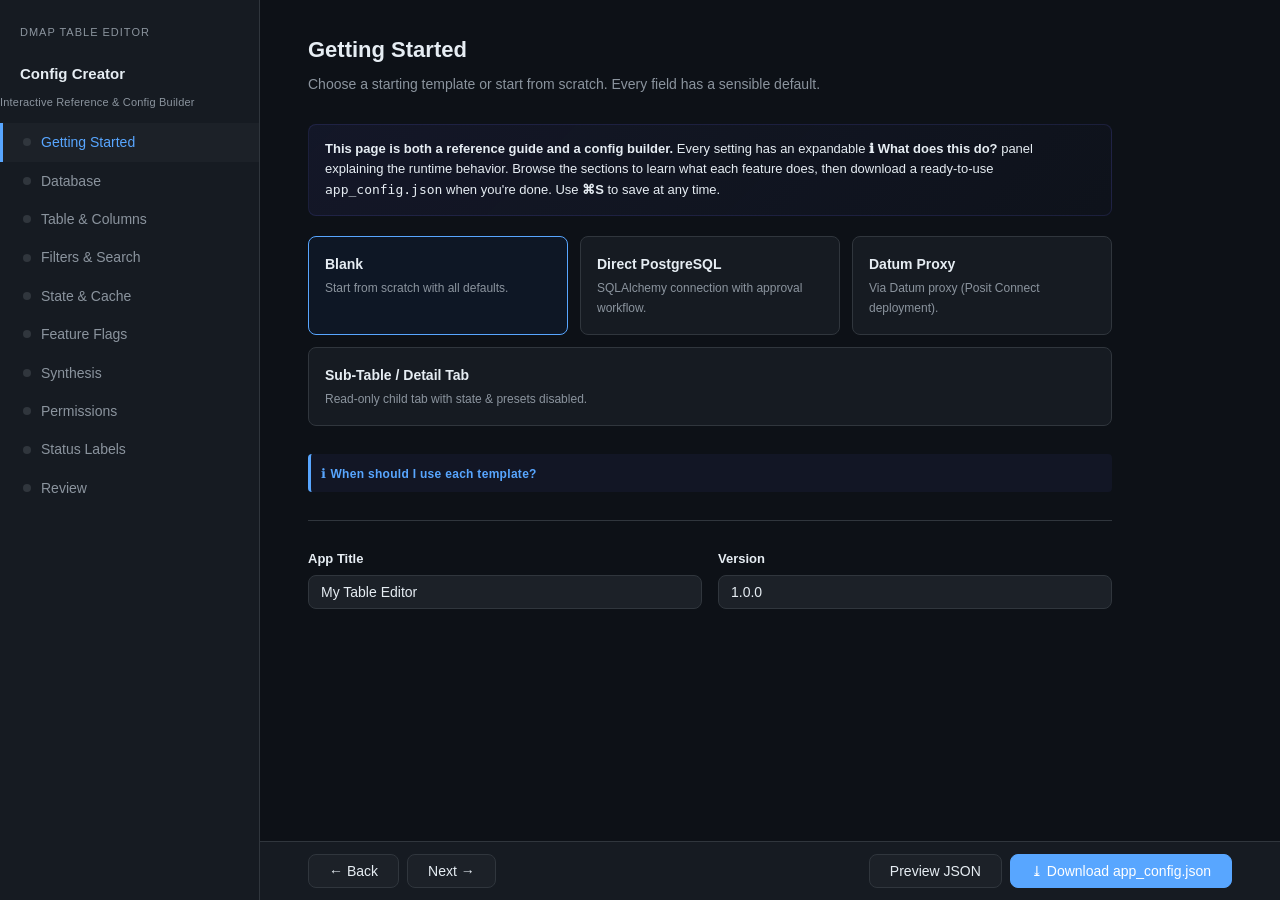
<file: docs/config-creator.html>
<!DOCTYPE html>
<html lang="en">
<head>
<meta charset="UTF-8">
<meta name="viewport" content="width=device-width, initial-scale=1.0">
<title>DMAP Table Editor — Config Creator</title>
<style>
:root {
  --bg: #0d1117;
  --surface: #161b22;
  --surface2: #1c2128;
  --border: #30363d;
  --border-active: #58a6ff;
  --text: #e6edf3;
  --text-muted: #8b949e;
  --accent: #58a6ff;
  --accent-hover: #79c0ff;
  --green: #3fb950;
  --orange: #d29922;
  --red: #f85149;
  --radius: 8px;
  --font: -apple-system, BlinkMacSystemFont, 'Segoe UI', Roboto, Oxygen, sans-serif;
  --mono: 'SFMono-Regular', Consolas, 'Liberation Mono', Menlo, monospace;
}
* { margin: 0; padding: 0; box-sizing: border-box; }
body { font-family: var(--font); background: var(--bg); color: var(--text); line-height: 1.6; }
a { color: var(--accent); text-decoration: none; }
a:hover { color: var(--accent-hover); text-decoration: underline; }

/* Layout */
.app { display: flex; min-height: 100vh; }
.sidebar {
  width: 260px; min-width: 260px; background: var(--surface);
  border-right: 1px solid var(--border); padding: 24px 0;
  position: sticky; top: 0; height: 100vh; overflow-y: auto;
}
.sidebar h1 { font-size: 15px; padding: 0 20px 16px; color: var(--text); font-weight: 600; }
.sidebar .logo { font-size: 11px; color: var(--text-muted); padding: 0 20px 20px; text-transform: uppercase; letter-spacing: 1px; }
.nav-item {
  display: flex; align-items: center; gap: 10px;
  padding: 8px 20px; cursor: pointer; font-size: 14px; color: var(--text-muted);
  border-left: 3px solid transparent; transition: all .15s;
}
.nav-item:hover { color: var(--text); background: var(--surface2); }
.nav-item.active { color: var(--accent); border-left-color: var(--accent); background: var(--surface2); }
.nav-item .dot {
  width: 8px; height: 8px; border-radius: 50%;
  background: var(--border); flex-shrink: 0;
}
.nav-item.filled .dot { background: var(--green); }
.nav-item.has-errors .dot { background: var(--red); }

.main { flex: 1; padding: 32px 48px; max-width: 900px; }
.main h2 { font-size: 22px; margin-bottom: 6px; }
.main .section-desc { color: var(--text-muted); font-size: 14px; margin-bottom: 28px; }

/* Form */
.field { margin-bottom: 20px; }
.field label { display: block; font-size: 13px; font-weight: 600; margin-bottom: 5px; color: var(--text); }
.field .hint { font-size: 12px; color: var(--text-muted); margin-bottom: 6px; }
.field input[type="text"], .field input[type="number"], .field select, .field textarea {
  width: 100%; padding: 8px 12px; background: var(--surface2); border: 1px solid var(--border);
  border-radius: var(--radius); color: var(--text); font-size: 14px; font-family: var(--font);
  transition: border-color .15s;
}
.field input:focus, .field select:focus, .field textarea:focus {
  outline: none; border-color: var(--accent);
}
.field textarea { font-family: var(--mono); min-height: 80px; resize: vertical; }
.field input[type="checkbox"] { margin-right: 6px; accent-color: var(--accent); }
.field .checkbox-label { display: inline-flex; align-items: center; font-size: 14px; cursor: pointer; }

.field-row { display: flex; gap: 16px; }
.field-row .field { flex: 1; }

.tag-input-wrap {
  display: flex; flex-wrap: wrap; gap: 6px; padding: 6px 10px;
  background: var(--surface2); border: 1px solid var(--border); border-radius: var(--radius);
  min-height: 38px; cursor: text;
}
.tag-input-wrap:focus-within { border-color: var(--accent); }
.tag-input-wrap .tag {
  display: inline-flex; align-items: center; gap: 4px;
  background: #1f6feb33; color: var(--accent); padding: 2px 8px;
  border-radius: 4px; font-size: 13px;
}
.tag-input-wrap .tag .remove { cursor: pointer; font-size: 15px; line-height: 1; opacity: .7; }
.tag-input-wrap .tag .remove:hover { opacity: 1; }
.tag-input-wrap input {
  border: none; background: transparent; color: var(--text);
  font-size: 14px; outline: none; flex: 1; min-width: 80px;
}

/* KV editor */
.kv-editor { border: 1px solid var(--border); border-radius: var(--radius); overflow: hidden; }
.kv-row { display: flex; border-bottom: 1px solid var(--border); }
.kv-row:last-child { border-bottom: none; }
.kv-row input {
  flex: 1; padding: 6px 10px; border: none; background: transparent;
  color: var(--text); font-size: 13px; font-family: var(--mono); outline: none;
}
.kv-row input:first-child { border-right: 1px solid var(--border); }
.kv-row .kv-remove {
  padding: 0 10px; background: transparent; border: none; color: var(--text-muted);
  cursor: pointer; font-size: 16px;
}
.kv-row .kv-remove:hover { color: var(--red); }
.kv-add {
  padding: 6px 12px; font-size: 13px; color: var(--accent);
  background: transparent; border: 1px dashed var(--border); border-radius: var(--radius);
  cursor: pointer; margin-top: 6px; width: 100%;
}
.kv-add:hover { border-color: var(--accent); }

/* Sections */
.section { display: none; }
.section.active { display: block; }

/* Divider */
.divider { border-top: 1px solid var(--border); margin: 28px 0; }

/* Preset cards */
.preset-cards { display: flex; gap: 12px; margin-bottom: 28px; flex-wrap: wrap; }
.preset-card {
  flex: 1; min-width: 200px; padding: 16px; background: var(--surface);
  border: 1px solid var(--border); border-radius: var(--radius); cursor: pointer;
  transition: all .15s;
}
.preset-card:hover { border-color: var(--accent); }
.preset-card.selected { border-color: var(--accent); background: #1f6feb11; }
.preset-card h4 { font-size: 14px; margin-bottom: 4px; }
.preset-card p { font-size: 12px; color: var(--text-muted); }

/* Bottom bar */
.bottom-bar {
  position: fixed; bottom: 0; left: 260px; right: 0;
  padding: 12px 48px; background: var(--surface); border-top: 1px solid var(--border);
  display: flex; justify-content: space-between; align-items: center; z-index: 10;
}
.btn {
  padding: 8px 20px; border-radius: var(--radius); font-size: 14px;
  font-weight: 500; cursor: pointer; border: 1px solid var(--border);
  background: var(--surface2); color: var(--text); transition: all .15s;
}
.btn:hover { border-color: var(--accent); color: var(--accent); }
.btn-primary { background: var(--accent); color: #fff; border-color: var(--accent); }
.btn-primary:hover { background: var(--accent-hover); border-color: var(--accent-hover); color: #fff; }
.btn-group { display: flex; gap: 8px; }

/* Preview panel */
.preview-panel {
  position: fixed; top: 0; right: -520px; width: 520px; height: 100vh;
  background: var(--surface); border-left: 1px solid var(--border);
  z-index: 20; transition: right .25s ease; overflow-y: auto; padding: 24px;
}
.preview-panel.open { right: 0; }
.preview-panel h3 { font-size: 16px; margin-bottom: 12px; display: flex; justify-content: space-between; align-items: center; }
.preview-panel pre {
  background: var(--bg); padding: 16px; border-radius: var(--radius);
  font-size: 13px; line-height: 1.5; overflow-x: auto; color: var(--text);
  font-family: var(--mono); white-space: pre-wrap; word-break: break-all;
  border: 1px solid var(--border);
}
.preview-close {
  background: none; border: none; color: var(--text-muted); font-size: 22px;
  cursor: pointer; padding: 0 4px;
}
.preview-close:hover { color: var(--text); }

/* Overlay */
.overlay { position: fixed; inset: 0; background: rgba(0,0,0,.5); z-index: 15; display: none; }
.overlay.open { display: block; }

/* Responsive */
@media (max-width: 768px) {
  .sidebar { display: none; }
  .main { padding: 20px; }
  .bottom-bar { left: 0; padding: 12px 20px; }
}

/* Scroll padding for bottom bar */
.main { padding-bottom: 80px; }

/* Toast */
.toast {
  position: fixed; bottom: 80px; right: 48px; padding: 10px 20px;
  background: var(--green); color: #fff; border-radius: var(--radius);
  font-size: 14px; z-index: 30; opacity: 0; transform: translateY(10px);
  transition: all .3s;
}
.toast.show { opacity: 1; transform: translateY(0); }

/* Validation */
.field.error input, .field.error select, .field.error textarea { border-color: var(--red); }
.field .error-msg { color: var(--red); font-size: 12px; margin-top: 4px; display: none; }
.field.error .error-msg { display: block; }

/* Collapse */
.collapse-header {
  display: flex; align-items: center; justify-content: space-between;
  padding: 10px 0; cursor: pointer; user-select: none;
}
.collapse-header h3 { font-size: 15px; font-weight: 600; }
.collapse-header .arrow { font-size: 12px; color: var(--text-muted); transition: transform .2s; }
.collapse-header.open .arrow { transform: rotate(90deg); }
.collapse-body { display: none; padding-bottom: 8px; }
.collapse-body.open { display: block; }

/* ── Info-tip (expandable behavioural doc) ─────────────────── */
.info-tip {
  margin: 4px 0 8px 0;
  cursor: pointer;
  user-select: none;
  border-left: 3px solid var(--accent);
  border-radius: 4px;
  background: rgba(99,102,241,.06);
  padding: 6px 10px;
  transition: background .15s;
}
.info-tip:hover { background: rgba(99,102,241,.12); }
.info-tip .info-icon { font-size: 13px; color: var(--accent); }
.info-tip .info-label {
  font-size: 12px; font-weight: 600;
  color: var(--accent); letter-spacing: .3px;
}
.info-tip .info-body {
  display: none;
  margin-top: 6px;
  font-size: 12.5px;
  line-height: 1.65;
  color: var(--text-secondary);
}
.info-tip.open .info-body { display: block; }
.info-tip .info-body code {
  background: var(--surface-hover);
  padding: 1px 5px;
  border-radius: 3px;
  font-size: 11.5px;
}
.info-tip .info-body ul { margin: 4px 0 4px 16px; padding: 0; }
.info-tip .info-body li { margin-bottom: 2px; }
.info-tip .info-body strong { color: var(--text-primary); }

/* ── Section intro banner ───────────────────────────────────── */
.section-banner {
  background: linear-gradient(135deg, rgba(99,102,241,.08), rgba(99,102,241,.02));
  border: 1px solid rgba(99,102,241,.15);
  border-radius: 8px;
  padding: 14px 16px;
  margin-bottom: 20px;
  font-size: 13px;
  line-height: 1.6;
  color: var(--text-secondary);
}
.section-banner strong { color: var(--text-primary); }
</style>
</head>
<body>
<div class="app">
  <!-- Sidebar -->
  <nav class="sidebar">
    <div class="logo">DMAP Table Editor</div>
    <h1>Config Creator</h1>
    <div style="font-size:11px;color:var(--text-muted);margin:-8px 0 12px 0;letter-spacing:.2px">Interactive Reference &amp; Config Builder</div>
    <div class="nav-item active" data-section="start"><span class="dot"></span> Getting Started</div>
    <div class="nav-item" data-section="database"><span class="dot"></span> Database</div>
    <div class="nav-item" data-section="table"><span class="dot"></span> Table &amp; Columns</div>
    <div class="nav-item" data-section="query"><span class="dot"></span> Filters &amp; Search</div>
    <div class="nav-item" data-section="state"><span class="dot"></span> State &amp; Cache</div>
    <div class="nav-item" data-section="features"><span class="dot"></span> Feature Flags</div>
    <div class="nav-item" data-section="synthesis"><span class="dot"></span> Synthesis</div>
    <div class="nav-item" data-section="permissions"><span class="dot"></span> Permissions</div>
    <div class="nav-item" data-section="status"><span class="dot"></span> Status Labels</div>
    <div class="nav-item" data-section="review"><span class="dot"></span> Review</div>
  </nav>

  <!-- Main content -->
  <div class="main">

    <!-- SECTION: Getting Started -->
    <div class="section active" id="sec-start">
      <h2>Getting Started</h2>
      <p class="section-desc">Choose a starting template or start from scratch. Every field has a sensible default.</p>

      <div class="section-banner">
        <strong>This page is both a reference guide and a config builder.</strong>
        Every setting has an expandable <strong>ℹ What does this do?</strong> panel explaining the runtime behavior.
        Browse the sections to learn what each feature does, then download a ready-to-use <code>app_config.json</code>
        when you're done. Use <strong>⌘S</strong> to save at any time.
      </div>

      <div class="preset-cards">
        <div class="preset-card selected" data-preset="scratch">
          <h4>Blank</h4>
          <p>Start from scratch with all defaults.</p>
        </div>
        <div class="preset-card" data-preset="direct">
          <h4>Direct PostgreSQL</h4>
          <p>SQLAlchemy connection with approval workflow.</p>
        </div>
        <div class="preset-card" data-preset="datum">
          <h4>Datum Proxy</h4>
          <p>Via Datum proxy (Posit Connect deployment).</p>
        </div>
        <div class="preset-card" data-preset="subtab">
          <h4>Sub-Table / Detail Tab</h4>
          <p>Read-only child tab with state &amp; presets disabled.</p>
        </div>
      </div>
      <div class="info-tip" onclick="this.classList.toggle('open')">
        <span class="info-icon">ℹ</span> <span class="info-label">When should I use each template?</span>
        <div class="info-body">
          <ul>
            <li><strong>Blank</strong> — start with all defaults enabled. Good for learning or customising from scratch.</li>
            <li><strong>Direct PostgreSQL</strong> — connect directly via SQLAlchemy. Best for local dev, VPN access, or environments where the app can reach the DB directly.</li>
            <li><strong>Datum Proxy</strong> — routes through the Datum REST proxy. Required on Posit Connect where direct DB connections are blocked by network policy.</li>
            <li><strong>Sub-Table / Detail Tab</strong> — preconfigured for child/detail views: read-only, no state persistence, no presets, filters locked. Designed for zero-DB-call tab spinup when combined with <code>shared_cache_key</code>.</li>
          </ul>
        </div>
      </div>

      <div class="divider"></div>

      <div class="field-row">
        <div class="field">
          <label for="app_title">App Title</label>
          <input type="text" id="app_title" value="My Table Editor" data-path="app_title">
        </div>
        <div class="field">
          <label for="app_version">Version</label>
          <input type="text" id="app_version" value="1.0.0" data-path="app_version">
        </div>
      </div>
    </div>

    <!-- SECTION: Database -->
    <div class="section" id="sec-database">
      <h2>Database</h2>
      <p class="section-desc">Configure your PostgreSQL connection. Choose Direct (SQLAlchemy) for local dev, or Datum for proxied access on Posit Connect.</p>

      <div class="section-banner">
        <strong>How it works:</strong> The app reads data from a PostgreSQL table into an in-memory DataFrame.
        Edits are written back to the <code>data_table</code> and logged in the <code>mods_table</code>.
        In <strong>Direct</strong> mode the app connects via SQLAlchemy; in <strong>Datum</strong> mode it routes through the Datum REST proxy
        (required on Posit Connect where direct DB access is blocked).
      </div>

      <div class="field">
        <label><span class="checkbox-label"><input type="checkbox" id="db_enabled" checked data-path="database.enabled"> Enable database mode</span></label>
        <div class="hint">When off, the app uses local CSV/JSON files.</div>
        <div class="info-tip" onclick="this.classList.toggle('open')">
          <span class="info-icon">ℹ</span> <span class="info-label">What does this do?</span>
          <div class="info-body">
            <strong>ON (default):</strong> Data is loaded from a PostgreSQL table. Edits, approvals, and undo operations write back to the database in real time.
            <br><strong>OFF:</strong> The app loads data from a local CSV or JSON file (useful for demos or offline development). No writes are persisted — all changes are lost on refresh.
          </div>
        </div>
      </div>

      <div id="db-fields">
        <div class="field">
          <label for="db_mode">Connection Mode</label>
          <select id="db_mode" data-path="database.mode">
            <option value="direct">Direct (SQLAlchemy)</option>
            <option value="datum">Datum Proxy</option>
          </select>
        </div>

        <!-- Direct mode fields -->
        <div id="direct-fields">
          <div class="field">
            <label for="db_conn">Connection String</label>
            <input type="text" id="db_conn" placeholder="postgresql://user:pass@host:5432/dbname" data-path="database.connection_string">
            <div class="hint">SQLAlchemy connection string. Passwords can also be set via APP_DB_CONNECTION_STRING env var.</div>
          </div>
        </div>

        <!-- Datum mode fields -->
        <div id="datum-fields" style="display:none">
          <div class="field">
            <label for="datum_base_url">Datum Base URL</label>
            <input type="text" id="datum_base_url" placeholder="https://posit-connect-prod.cancer.gov/datum" data-path="database.datum_base_url">
          </div>
          <div class="field-row">
            <div class="field">
              <label for="datum_database">Datum Database</label>
              <input type="text" id="datum_database" placeholder="nidap" data-path="database.datum_database">
            </div>
            <div class="field">
              <label for="datum_schema">Datum Schema</label>
              <input type="text" id="datum_schema" placeholder="public" data-path="database.datum_schema" value="public">
            </div>
          </div>
          <div class="field">
            <label for="datum_service">Datum Service Name</label>
            <input type="text" id="datum_service" placeholder="postgres_sql" data-path="database.datum_service_name" value="postgres_sql">
          </div>
          <div class="field">
            <label for="datum_token">Datum Token</label>
            <input type="text" id="datum_token" placeholder="(set via DATUM_API_TOKEN env var)" data-path="database.datum_token">
            <div class="hint">Leave empty to use the DATUM_API_TOKEN environment variable at runtime.</div>
          </div>
        </div>

        <div class="divider"></div>

        <div class="field">
          <label for="db_source_table">Source Table</label>
          <input type="text" id="db_source_table" placeholder="schema.original_table (optional)" data-path="database.source_table">
          <div class="hint">Optional. If data_table doesn't exist, it will be created as a copy of this table.</div>
          <div class="info-tip" onclick="this.classList.toggle('open')">
            <span class="info-icon">ℹ</span> <span class="info-label">What does this do?</span>
            <div class="info-body">
              The <strong>read-only original</strong> table. On first run, if <code>data_table</code> doesn't exist in the database,
              the app automatically creates it as a full copy of this table (schema + data).
              This gives you a safe working copy while preserving the original.
              <br>Leave empty if you manage the data table yourself.
            </div>
          </div>
        </div>
        <div class="field">
          <label for="db_data_table">Data Table</label>
          <input type="text" id="db_data_table" placeholder="schema.my_data" data-path="database.data_table">
          <div class="hint">Working copy of the data. Edits are written here.</div>
          <div class="error-msg">Data table is required when database is enabled.</div>
          <div class="info-tip" onclick="this.classList.toggle('open')">
            <span class="info-icon">ℹ</span> <span class="info-label">What does this do?</span>
            <div class="info-body">
              The <strong>working table</strong> the app reads from and writes to.
              All cell edits, approvals, and rejections modify rows directly in this table.
              Format: <code>schema.table_name</code> (e.g., <code>public.my_data</code>).
            </div>
          </div>
        </div>
        <div class="field-row">
          <div class="field">
            <label for="db_mods_table">Modifications Table</label>
            <input type="text" id="db_mods_table" placeholder="schema.my_data_modifications" data-path="database.mods_table">
          </div>
          <div class="field">
            <label for="db_state_table">State Table</label>
            <input type="text" id="db_state_table" placeholder="schema.my_data_ui_state" data-path="database.state_table">
          </div>
        </div>
        <div class="info-tip" onclick="this.classList.toggle('open')">
          <span class="info-icon">ℹ</span> <span class="info-label">What are these tables?</span>
          <div class="info-body">
            <strong>Modifications table:</strong> Every cell edit, approval, and rejection is logged here with
            the column name, old value, new value, username, and timestamp. Powers the Undo feature and provides a full audit trail.
            The table is auto-created on first use.
            <br><br>
            <strong>State table:</strong> Stores each user's UI state — current sort column, active filters, page number, and column selection.
            When <code>persist_state</code> is ON, the user's view is restored on their next visit.
            The table is auto-created on first use.
          </div>
        </div>

        <div class="field">
          <label for="db_status_col">Status Column</label>
          <input type="text" id="db_status_col" placeholder="Status" data-path="database.status_column" value="Status">
          <div class="hint">Column used for approval status tracking. Leave blank to disable.</div>
          <div class="info-tip" onclick="this.classList.toggle('open')">
            <span class="info-icon">ℹ</span> <span class="info-label">What does this do?</span>
            <div class="info-body">
              The column in <code>data_table</code> that tracks each row's status.
              Values are set automatically:
              <ul>
                <li><strong>Unprocessed</strong> — initial state (rows not yet touched)</li>
                <li><strong>Edited</strong> — at least one cell in this row was modified</li>
                <li><strong>Approved / Rejected</strong> — set by the Approve/Reject buttons</li>
              </ul>
              If the column doesn't exist in the table, it's added automatically.
              Leave blank to disable status tracking entirely.
            </div>
          </div>
        </div>

        <div class="field">
          <label><span class="checkbox-label"><input type="checkbox" id="db_auto_pk" checked data-path="database.auto_detect_pk"> Auto-detect primary key</span></label>
        </div>

        <div class="collapse-header" onclick="toggleCollapse(this)">
          <h3>Advanced Settings</h3>
          <span class="arrow">&#9654;</span>
        </div>
        <div class="collapse-body">
          <div class="field-row">
            <div class="field">
              <label for="db_pool_size">Pool Size</label>
              <input type="number" id="db_pool_size" value="5" data-path="database.pool_size">
            </div>
            <div class="field">
              <label for="db_max_overflow">Max Overflow</label>
              <input type="number" id="db_max_overflow" value="10" data-path="database.max_overflow">
            </div>
            <div class="field">
              <label for="db_pool_timeout">Pool Timeout (s)</label>
              <input type="number" id="db_pool_timeout" value="30" data-path="database.pool_timeout">
            </div>
          </div>
          <div class="field-row">
            <div class="field">
              <label for="db_max_rows">Max Rows</label>
              <input type="number" id="db_max_rows" placeholder="(no limit)" data-path="database.max_rows">
              <div class="hint">Leave empty for no limit.</div>
            </div>
            <div class="field">
              <label for="db_max_rpp">Max Rows/Page</label>
              <input type="number" id="db_max_rpp" value="100" data-path="database.max_rows_per_page">
            </div>
            <div class="field">
              <label for="db_def_rpp">Default Rows/Page</label>
              <input type="number" id="db_def_rpp" value="25" data-path="database.default_rows_per_page">
            </div>
          </div>
          <div class="field">
            <label><span class="checkbox-label"><input type="checkbox" id="db_lazy" data-path="database.lazy_loading"> Enable lazy loading (DB-level pagination)</span></label>
            <div class="hint">Fetches only the current page. Faster startup, lower memory, but each page change queries the DB.</div>
            <div class="info-tip" onclick="this.classList.toggle('open')">
              <span class="info-icon">ℹ</span> <span class="info-label">What does this do?</span>
              <div class="info-body">
                <strong>OFF (default):</strong> All data is loaded into memory on startup. Pagination, sorting, and filtering happen in-memory — fast navigation, higher memory use.
                <br><strong>ON:</strong> Only the current page is fetched from the DB. Each page change, sort change, or filter change triggers a new SQL query.
                Best for very large tables (100k+ rows) where loading everything is impractical.
                <br><br>With <code>shared_cache_key</code>, the non-lazy (full-load) approach is recommended — subsequent sessions get the data from the shared cache with zero DB calls.
              </div>
            </div>
          </div>
          <div class="field" id="lazy-page-buf-field" style="display:none">
            <label for="db_page_buf">Page Buffer Size</label>
            <input type="number" id="db_page_buf" value="300" data-path="database.page_buffer_size">
            <div class="hint">Rows fetched per query in lazy loading mode.</div>
          </div>
        </div>
      </div>
    </div>

    <!-- SECTION: Table & Columns -->
    <div class="section" id="sec-table">
      <h2>Table &amp; Columns</h2>
      <p class="section-desc">Configure the table display, primary key, column visibility, and column name masks.</p>

      <div class="section-banner">
        <strong>How columns work:</strong> By default the app shows all columns from the data table.
        Use <em>Default Visible Columns</em> to limit what users see on load (they can still toggle others via the column picker).
        <em>Editable Columns</em> and <em>Read-Only Columns</em> control which cells are editable.
      </div>

      <div class="field">
        <label for="tbl_title">Table Title</label>
        <input type="text" id="tbl_title" value="Data Table" data-path="table.title">
      </div>

      <div class="field">
        <label>Primary Key Columns</label>
        <div class="hint">One or more columns that uniquely identify each row. Press Enter to add.</div>
        <div class="tag-input-wrap" id="pk-tags" data-path="table.primary_key"></div>
        <div class="info-tip" onclick="this.classList.toggle('open')">
          <span class="info-icon">ℹ</span> <span class="info-label">What does this do?</span>
          <div class="info-body">
            The primary key uniquely identifies each row and is used for:
            <ul>
              <li><strong>Edit tracking</strong> — the modifications log records which row was changed by PK.</li>
              <li><strong>Undo</strong> — locates the exact row to revert.</li>
              <li><strong>Approval</strong> — identifies which rows to mark as Approved/Rejected.</li>
              <li><strong>Row selection</strong> — drives checkbox selection and Review Detail events.</li>
            </ul>
            If <code>auto_detect_pk</code> is ON (Database section), the app reads the PK from the PostgreSQL table metadata.
            Set it here to override or when auto-detection isn't available.
          </div>
        </div>
      </div>

      <div class="field">
        <label>Default Visible Columns</label>
        <div class="hint">Columns shown by default. Leave empty to show all. Press Enter to add.</div>
        <div class="tag-input-wrap" id="default-cols-tags" data-path="table.default_columns"></div>
      </div>

      <div class="field-row">
        <div class="field">
          <label for="tbl_sort_col">Default Sort Column</label>
          <input type="text" id="tbl_sort_col" placeholder="(none)" data-path="table.default_sort_column">
        </div>
        <div class="field">
          <label for="tbl_sort_asc">Sort Direction</label>
          <select id="tbl_sort_asc" data-path="table.default_sort_ascending">
            <option value="true">Ascending</option>
            <option value="false">Descending</option>
          </select>
        </div>
      </div>

      <div class="field-row">
        <div class="field">
          <label for="tbl_rpp">Default Rows / Page</label>
          <input type="number" id="tbl_rpp" value="25" data-path="table.default_rows_per_page">
        </div>
        <div class="field">
          <label for="tbl_col_width">Default Column Width (px)</label>
          <input type="number" id="tbl_col_width" value="130" data-path="table.default_column_width">
        </div>
      </div>

      <div class="field">
        <label>Editable Columns</label>
        <div class="hint">Leave empty to allow editing all columns (except readonly).</div>
        <div class="tag-input-wrap" id="edit-cols-tags" data-path="table.editable_columns"></div>
      </div>

      <div class="field">
        <label>Read-Only Columns</label>
        <div class="hint">These columns cannot be edited regardless of editable_columns.</div>
        <div class="tag-input-wrap" id="ro-cols-tags" data-path="table.readonly_columns"></div>
      </div>
      <div class="info-tip" onclick="this.classList.toggle('open')">
        <span class="info-icon">ℹ</span> <span class="info-label">How do editable / read-only interact?</span>
        <div class="info-body">
          <strong>Priority order:</strong>
          <ol>
            <li><code>readonly_columns</code> always wins — these cells are never editable.</li>
            <li>If <code>editable_columns</code> is non-empty, only those columns are editable (minus readonly).</li>
            <li>If <code>editable_columns</code> is empty, all columns are editable (minus readonly).</li>
          </ol>
          The primary key column(s) and the status column are automatically treated as read-only.
        </div>
      </div>

      <div class="collapse-header" onclick="toggleCollapse(this)">
        <h3>Column Name Masks</h3>
        <span class="arrow">&#9654;</span>
      </div>
      <div class="collapse-body">
        <div class="hint" style="margin-bottom:8px">Map database column names to human-readable display names.</div>
        <div class="kv-editor" id="col-masks-editor" data-path="table.column_masks">
          <div class="kv-row">
            <input type="text" placeholder="db_column_name">
            <input type="text" placeholder="Display Name">
            <button class="kv-remove" onclick="removeKvRow(this)">&times;</button>
          </div>
        </div>
        <button class="kv-add" onclick="addKvRow('col-masks-editor')">+ Add mask</button>
      </div>

      <div class="collapse-header" onclick="toggleCollapse(this)">
        <h3>Custom Column Widths</h3>
        <span class="arrow">&#9654;</span>
      </div>
      <div class="collapse-body">
        <div class="hint" style="margin-bottom:8px">Override default width (px) for specific columns.</div>
        <div class="kv-editor" id="col-widths-editor" data-path="table.default_column_widths">
          <div class="kv-row">
            <input type="text" placeholder="column_name">
            <input type="text" placeholder="180">
            <button class="kv-remove" onclick="removeKvRow(this)">&times;</button>
          </div>
        </div>
        <button class="kv-add" onclick="addKvRow('col-widths-editor')">+ Add width</button>
      </div>

      <div class="divider"></div>
      <div class="field">
        <label><span class="checkbox-label"><input type="checkbox" id="tbl_presets" checked data-path="table.presets_enabled"> Enable column presets</span></label>
        <div class="hint">Allows users to save and load custom column layouts. Disable for sub-table mode.</div>
        <div class="info-tip" onclick="this.classList.toggle('open')">
          <span class="info-icon">ℹ</span> <span class="info-label">What does this do?</span>
          <div class="info-body">
            <strong>ON:</strong> A <strong>preset dropdown</strong> and <strong>Save Layout</strong> button appear in the toolbar.
            Users can save their current column selection + widths as a named preset and switch between them.
            Presets are stored in the <code>state_table</code> and shared across sessions.
            <br><strong>OFF:</strong> No preset UI. No preset-related DB calls are made.
            <strong>Always disable for sub-table / detail-tab mode</strong> to avoid unnecessary DB traffic.
          </div>
        </div>
      </div>
    </div>

    <!-- SECTION: Filters & Search -->
    <div class="section" id="sec-query">
      <h2>Filters &amp; Search</h2>
      <p class="section-desc">Configure search, filters, and default filter values applied on load.</p>

      <div class="section-banner">
        <strong>Filtering architecture:</strong> Filters can be applied from the column header dropdowns, the sidebar facets, or pre-set via <code>default_filters</code>.
        When <code>fix_filter</code> is ON, users see only the pre-configured filters and cannot change them — ideal for sub-table / detail-tab views.
      </div>

      <div class="field">
        <label><span class="checkbox-label"><input type="checkbox" id="q_search" checked data-path="query.enable_search"> Enable search</span></label>
        <div class="info-tip" onclick="this.classList.toggle('open')">
          <span class="info-icon">ℹ</span> <span class="info-label">What does this do?</span>
          <div class="info-body">
            Shows a <strong>search bar</strong> above the table. Typing filters rows in real-time across all searchable columns (case-insensitive substring match).
            In lazy-loading mode, search is executed as a SQL <code>ILIKE</code> query.
          </div>
        </div>
      </div>

      <div class="field">
        <label>Searchable Columns</label>
        <div class="hint">Leave empty to search all text columns.</div>
        <div class="tag-input-wrap" id="search-cols-tags" data-path="query.searchable_columns"></div>
      </div>

      <div class="field">
        <label>Facet Columns</label>
        <div class="hint">Shown as sidebar checkbox+count panels for quick filtering.</div>
        <div class="tag-input-wrap" id="facet-cols-tags" data-path="query.facet_columns"></div>
        <div class="info-tip" onclick="this.classList.toggle('open')">
          <span class="info-icon">ℹ</span> <span class="info-label">What does this do?</span>
          <div class="info-body">
            Each facet column gets a sidebar panel showing every unique value with a <strong>count</strong> and <strong>checkbox</strong>.
            Uncheck a value to hide those rows. Counts update dynamically as other filters are applied.
            Great for categorical columns like <code>Department</code>, <code>Region</code>, or <code>Category</code>.
          </div>
        </div>
      </div>

      <div class="field">
        <label><span class="checkbox-label"><input type="checkbox" id="q_fix_filter" data-path="fix_filter"> Lock filters (fix_filter)</span></label>
        <div class="hint">When on, users can only use the default_filters — they cannot add or remove filters.</div>
        <div class="info-tip" onclick="this.classList.toggle('open')">
          <span class="info-icon">ℹ</span> <span class="info-label">What does this do?</span>
          <div class="info-body">
            <strong>ON:</strong> The filter row on the table is <strong>locked</strong>. Users see the data pre-filtered by <code>default_filters</code> but cannot add, edit, or remove any filter.
            Ideal for <strong>sub-table / detail-tab</strong> deployments where the parent app controls what data is shown.
            <br><strong>OFF (default):</strong> Users can freely add column filters via the header dropdown.
          </div>
        </div>
      </div>

      <div class="collapse-header" onclick="toggleCollapse(this)">
        <h3>Default Filters</h3>
        <span class="arrow">&#9654;</span>
      </div>
      <div class="collapse-body">
        <div class="hint" style="margin-bottom:8px">Filters applied automatically on load. JSON format supported for operator filters.</div>
        <textarea id="default_filters" rows="6" placeholder='{"status": ["Completed", "Others"], "date": {"op": "last_n_days", "value": 7}}' data-path="query.default_filters"></textarea>
        <div class="hint" style="margin-top:4px">
          Operators: <code>in</code>, <code>not_in</code>, <code>contains</code>, <code>not_contains</code>, <code>between</code>,
          <code>gt</code>, <code>gte</code>, <code>lt</code>, <code>lte</code>, <code>last_n_days</code>, <code>not_empty</code>, <code>regex</code>
        </div>
      </div>
    </div>

    <!-- SECTION: State & Cache -->
    <div class="section" id="sec-state">
      <h2>State &amp; Cache</h2>
      <p class="section-desc">Controls whether sort, filter, and page state persists across sessions, and the cross-session data cache.</p>

      <div class="section-banner">
        <strong>Sub-table best practice:</strong> For detail-tab / sub-table deployments, set <code>persist_state = false</code>
        and <code>presets_enabled = false</code> to eliminate all state-related DB calls.
        Combine with <code>shared_cache_key</code> to go fully zero-DB after the initial load.
      </div>

      <div class="field">
        <label><span class="checkbox-label"><input type="checkbox" id="st_persist" checked data-path="state.persist_state"> Persist UI state</span></label>
        <div class="hint">When off, skips all state DB calls. Use false for sub-table / detail-tab mode.</div>
        <div class="info-tip" onclick="this.classList.toggle('open')">
          <span class="info-icon">ℹ</span> <span class="info-label">What does this do?</span>
          <div class="info-body">
            <strong>ON:</strong> When a user sorts, filters, changes page, or rearranges columns, their UI state is saved to the <code>state_table</code>.
            Next time they open the app, everything is restored to where they left off.
            Each sub-flag below controls which parts persist.
            <br><br>
            <strong>OFF:</strong> <strong>No state DB calls at all.</strong> Every session starts with default sort/filter/page.
            This is the correct setting for sub-table or detail-tab views where the parent app controls the view.
            Also eliminates the DNS/DB overhead that would otherwise occur on every tab spinup.
          </div>
        </div>
      </div>

      <div id="state-sub-fields">
        <div class="field-row">
          <div class="field"><label><span class="checkbox-label"><input type="checkbox" id="st_filters" checked data-path="state.persist_filters"> Filters</span></label></div>
          <div class="field"><label><span class="checkbox-label"><input type="checkbox" id="st_sort" checked data-path="state.persist_sort"> Sort</span></label></div>
          <div class="field"><label><span class="checkbox-label"><input type="checkbox" id="st_page" checked data-path="state.persist_page"> Page</span></label></div>
        </div>
        <div class="field-row">
          <div class="field"><label><span class="checkbox-label"><input type="checkbox" id="st_cols" checked data-path="state.persist_column_selection"> Column selection</span></label></div>
          <div class="field"><label><span class="checkbox-label"><input type="checkbox" id="st_widths" checked data-path="state.persist_column_widths"> Column widths</span></label></div>
        </div>
        <div class="field">
          <label for="st_timeout">Session Timeout (minutes)</label>
          <input type="number" id="st_timeout" value="30" data-path="state.session_timeout_minutes">
        </div>
      </div>

      <div class="divider"></div>
      <h3 style="margin-bottom:12px">Shared Data Cache</h3>
      <p class="hint" style="margin-bottom:16px">When set, all browser sessions share one in-memory copy of the data. Only the first session hits the DB; subsequent sessions get the cached copy.</p>

      <div class="field">
        <label for="cache_key">Shared Cache Key</label>
        <input type="text" id="cache_key" placeholder="(leave empty to disable)" data-path="database.shared_cache_key">
        <div class="hint">A unique string identifier. All instances with the same key share the cache.</div>
        <div class="info-tip" onclick="this.classList.toggle('open')">
          <span class="info-icon">ℹ</span> <span class="info-label">What does this do?</span>
          <div class="info-body">
            Enables the <strong>shared in-memory data cache</strong>.
            All app instances (browser sessions) using the same key share a single copy of the data in server memory.
            <ul>
              <li><strong>First session</strong> loads data from the DB and populates the cache.</li>
              <li><strong>Subsequent sessions</strong> get a copy from the cache — <strong>zero DB calls</strong> for data loading.</li>
              <li>The cache is thread-safe (guarded by a lock) and TTL-based.</li>
            </ul>
            Combine with <code>persist_state = false</code> and <code>presets_enabled = false</code> for a fully
            zero-DB startup on sub-table/detail tabs. The key should be unique per logical dataset (e.g., <code>"my_project_detail_v1"</code>).
          </div>
        </div>
      </div>
      <div class="field">
        <label for="cache_ttl">Cache TTL (seconds)</label>
        <input type="number" id="cache_ttl" value="300" data-path="database.shared_cache_ttl">
        <div class="hint">How long (seconds) the cached data lives before the next session re-fetches. Default: 300 (5 min).</div>
        <div class="info-tip" onclick="this.classList.toggle('open')">
          <span class="info-icon">ℹ</span> <span class="info-label">What does this do?</span>
          <div class="info-body">
            After <code>TTL</code> seconds, the cache entry expires. The <strong>next session to start</strong> will re-fetch from the DB and refresh the cache.
            Sessions already running are unaffected — they keep their in-memory copy.
            <br><br>
            <strong>Tip:</strong> Set a longer TTL (e.g., 3600 = 1 hour) for data that rarely changes.
            Set 0 for always-fresh data (every first session per process restart hits the DB).
          </div>
        </div>
      </div>
    </div>

    <!-- SECTION: Feature Flags -->
    <div class="section" id="sec-features">
      <h2>Feature Flags</h2>
      <p class="section-desc">Toggle major features on or off. Click <strong>ℹ What does this do?</strong> on any flag to see its runtime behavior.</p>

      <div class="field"><label><span class="checkbox-label"><input type="checkbox" id="f_approval" checked data-path="enable_approval_workflow"> Approval workflow</span></label>
        <div class="hint">Approve/reject buttons, status column tracking.</div>
        <div class="info-tip" onclick="this.classList.toggle('open')">
          <span class="info-icon">ℹ</span> <span class="info-label">What does this do?</span>
          <div class="info-body">
            Adds <strong>Approve ✓</strong> and <strong>Reject ✗</strong> buttons to the toolbar.
            <ul>
              <li>Select one or more rows, then click Approve or Reject.</li>
              <li>The <code>status_column</code> (default: <code>Status</code>) is updated to the configured <code>status_values.approved</code> / <code>status_values.rejected</code> value.</li>
              <li>Approved rows show a <strong>green</strong> badge; rejected rows show <strong>red</strong>.</li>
              <li>If <code>approval_assignment</code> is configured, approving a row also copies values from source columns to target columns (e.g., copy <code>Draft_Value</code> → <code>Final_Value</code>).</li>
              <li>Every approval/rejection is logged in the <code>mods_table</code> with the username and timestamp.</li>
            </ul>
            <strong>When OFF:</strong> No approval buttons appear. The status column is not managed by the app.
          </div>
        </div></div>

      <div class="field"><label><span class="checkbox-label"><input type="checkbox" id="f_save" checked data-path="enable_save_button"> Save button</span></label>
        <div class="info-tip" onclick="this.classList.toggle('open')">
          <span class="info-icon">ℹ</span> <span class="info-label">What does this do?</span>
          <div class="info-body">
            Shows a <strong>Save</strong> button in the toolbar that commits pending cell edits to the database.
            <ul>
              <li>Cell edits are staged in-memory until Save is clicked.</li>
              <li>On save, each modified cell is written to the <code>data_table</code> and a corresponding record is inserted into the <code>mods_table</code> with the old value, new value, username, and timestamp.</li>
              <li>The row's <code>status_column</code> is set to <code>"Edited"</code> (if approval workflow is enabled).</li>
            </ul>
            <strong>When OFF:</strong> Edits are auto-committed on cell blur (when you click away from the cell). There is no batch-save step.
          </div>
        </div></div>

      <div class="field"><label><span class="checkbox-label"><input type="checkbox" id="f_export" checked data-path="enable_export"> Export</span></label>
        <div class="info-tip" onclick="this.classList.toggle('open')">
          <span class="info-icon">ℹ</span> <span class="info-label">What does this do?</span>
          <div class="info-body">
            Shows an <strong>Export CSV ↓</strong> button in the toolbar.
            <ul>
              <li>Downloads the <strong>current view</strong> as a CSV file — respects active filters, search query, sort order, and column selection.</li>
              <li>Only the columns currently visible in the table are included.</li>
              <li>The filename includes the table title and current date.</li>
            </ul>
            <strong>When OFF:</strong> No export button. Users cannot download data from the UI.
          </div>
        </div></div>

      <div class="field"><label><span class="checkbox-label"><input type="checkbox" id="f_undo" checked data-path="enable_undo"> Undo</span></label>
        <div class="info-tip" onclick="this.classList.toggle('open')">
          <span class="info-icon">ℹ</span> <span class="info-label">What does this do?</span>
          <div class="info-body">
            Shows an <strong>Undo ↺</strong> button in the toolbar.
            <ul>
              <li>Reverts the <strong>last cell edit</strong> — restores the original value in the <code>data_table</code>.</li>
              <li>The corresponding modification record in the <code>mods_table</code> is marked as <code>undone</code>.</li>
              <li>If the undo restores a cell to its very first value, the row's status reverts to its previous state.</li>
              <li>Only the most recent edit can be undone (single-level undo).</li>
            </ul>
            <strong>When OFF:</strong> No undo capability. Edits are permanent once committed.
          </div>
        </div></div>

      <div class="field"><label><span class="checkbox-label"><input type="checkbox" id="f_copy" checked data-path="enable_copy_column"> Copy column</span></label>
        <div class="info-tip" onclick="this.classList.toggle('open')">
          <span class="info-icon">ℹ</span> <span class="info-label">What does this do?</span>
          <div class="info-body">
            Adds a <strong>📋 copy icon</strong> to each column header.
            <ul>
              <li>Click the icon to copy <strong>all visible (filtered) values</strong> in that column to your clipboard.</li>
              <li>Values are newline-separated — paste directly into Excel, Google Sheets, or any text editor.</li>
              <li>Respects current filters and search: only the rows currently displayed are copied.</li>
              <li>A toast notification confirms the copy with the number of values.</li>
            </ul>
            <strong>When OFF:</strong> Column headers show only the column name — no copy icon.
          </div>
        </div></div>

      <div class="field"><label><span class="checkbox-label"><input type="checkbox" id="f_status" checked data-path="enable_status_filter"> Status filter sidebar</span></label>
        <div class="hint">Status distribution histogram and filter in sidebar.</div>
        <div class="info-tip" onclick="this.classList.toggle('open')">
          <span class="info-icon">ℹ</span> <span class="info-label">What does this do?</span>
          <div class="info-body">
            Shows a <strong>status distribution panel</strong> in the left sidebar.
            <ul>
              <li>Displays a count and percentage bar for each status value (Unprocessed, Edited, Approved, Rejected).</li>
              <li>Each status has a checkbox — uncheck to hide rows with that status.</li>
              <li>Acts as a quick visual dashboard: see at a glance how many rows are approved vs. pending.</li>
              <li>Combines with other active filters and search.</li>
            </ul>
            <strong>When OFF:</strong> No status panel in the sidebar. Users can still filter by status via the column filter dropdown.
          </div>
        </div></div>

      <div class="field"><label><span class="checkbox-label"><input type="checkbox" id="f_synthesis" data-path="enable_synthesis"> Synthesis (SQL transform)</span></label>
        <div class="hint">Long-running SQL transform with cached materialised view.</div>
        <div class="info-tip" onclick="this.classList.toggle('open')">
          <span class="info-icon">ℹ</span> <span class="info-label">What does this do?</span>
          <div class="info-body">
            Adds a <strong>Synthesis</strong> button that runs a user-defined SQL query against the database.
            <ul>
              <li>The SQL result is <strong>materialised</strong> into a PostgreSQL table (named by <code>result_table_prefix</code>).</li>
              <li>The result is cached for <code>ttl_minutes</code> — subsequent clicks serve the cached result if still fresh.</li>
              <li>Opens a modal showing the result as a downloadable table.</li>
              <li>Useful for cross-table aggregations, pivot summaries, or computed reports derived from the current data.</li>
            </ul>
            <strong>When OFF:</strong> No Synthesis button. Configure the SQL query in the Synthesis section below.
          </div>
        </div></div>

      <div class="field"><label><span class="checkbox-label"><input type="checkbox" id="f_review" data-path="enable_review_detail"> Review Detail button</span></label>
        <div class="hint">Emits a review_detail event via the commute layer with selected row PKs.</div>
        <div class="info-tip" onclick="this.classList.toggle('open')">
          <span class="info-icon">ℹ</span> <span class="info-label">What does this do?</span>
          <div class="info-body">
            Adds a <strong>Review Detail</strong> button to the toolbar (label is customizable).
            <ul>
              <li>Select one or more rows, then click the button.</li>
              <li>Emits a <code>review_detail</code> event through the <strong>commute layer</strong> containing the primary key(s) of selected rows.</li>
              <li>The commute layer enables <strong>cross-app communication</strong> — a parent app or sibling tab can listen for this event and display a detail view.</li>
              <li>In <strong>multi-select mode</strong>, all selected row PKs are included. Otherwise, only the first selected row.</li>
            </ul>
            <strong>When OFF:</strong> No Review Detail button. No commute events are emitted from row selection.
          </div>
        </div></div>
    </div>

    <!-- SECTION: Synthesis -->
    <div class="section" id="sec-synthesis">
      <h2>Synthesis</h2>
      <p class="section-desc">Configure the SQL transform feature. Enable it first on the Feature Flags page.</p>

      <div class="section-banner">
        <strong>How synthesis works:</strong> When a user clicks the Synthesis button, the configured SQL query runs against the database.
        The result is materialised into a temporary table and displayed in a modal. The result is cached for <code>ttl_minutes</code> —
        subsequent clicks serve the cached result until it expires.
      </div>

      <div class="field">
        <label for="syn_label">Button / Modal Label</label>
        <input type="text" id="syn_label" value="Synthesis" data-path="synthesis.label">
      </div>
      <div class="field">
        <label for="syn_query">SQL Query</label>
        <textarea id="syn_query" rows="5" placeholder="SELECT ... FROM ..." data-path="synthesis.query"></textarea>
        <div class="hint">The SQL transform to run. Result is materialised into a PostgreSQL table.</div>
        <div class="info-tip" onclick="this.classList.toggle('open')">
          <span class="info-icon">ℹ</span> <span class="info-label">Query tips</span>
          <div class="info-body">
            <ul>
              <li>The query runs with the same database connection as the main app.</li>
              <li>You can reference the <code>data_table</code> and any other tables in the same schema.</li>
              <li>The result is materialised (CREATE TABLE AS) — it must return rows and columns.</li>
              <li>Use this for cross-table joins, aggregations, or pivot summaries.</li>
            </ul>
          </div>
        </div>
      </div>
      <div class="field-row">
        <div class="field">
          <label for="syn_prefix">Result Table Prefix</label>
          <input type="text" id="syn_prefix" value="_synthesis_result" data-path="synthesis.result_table_prefix">
        </div>
        <div class="field">
          <label for="syn_ttl">TTL (minutes)</label>
          <input type="number" id="syn_ttl" value="10" data-path="synthesis.ttl_minutes">
          <div class="hint">0 = always regenerate.</div>
        </div>
      </div>
    </div>

    <!-- SECTION: Permissions -->
    <div class="section" id="sec-permissions">
      <h2>Permissions</h2>
      <p class="section-desc">Role-based access control. Editors can modify data; viewers are read-only.</p>

      <div class="section-banner">
        <strong>How permissions work:</strong> When a user opens the app, their Posit Connect username is checked against the <code>user_roles</code> map.
        If found, they get that role. Otherwise, they get the <code>default_role</code>.
        <strong>Viewers</strong> can see all data, sort, filter, and export, but cannot edit cells, approve, reject, or undo.
        <strong>Editors</strong> have full access.
      </div>

      <div class="field">
        <label for="perm_default">Default Role</label>
        <select id="perm_default" data-path="permissions.default_role">
          <option value="viewer">Viewer (read-only)</option>
          <option value="editor">Editor (full access)</option>
        </select>
        <div class="hint">Applied when the user is not listed in the user roles table below.</div>
        <div class="info-tip" onclick="this.classList.toggle('open')">
          <span class="info-icon">ℹ</span> <span class="info-label">What does this do?</span>
          <div class="info-body">
            <strong>viewer:</strong> Safe default — new/unknown users can browse but not modify data. Recommended for production.
            <br><strong>editor:</strong> All users can edit by default. Only use this for small teams where everyone is trusted.
            <br><br>
            For sub-table / detail-tab deployments, set to <code>viewer</code> to ensure the detail view is strictly read-only.
          </div>
        </div>
      </div>

      <div class="collapse-header open" onclick="toggleCollapse(this)">
        <h3>User Roles</h3>
        <span class="arrow" style="transform:rotate(90deg)">&#9654;</span>
      </div>
      <div class="collapse-body open">
        <div class="hint" style="margin-bottom:8px">Map usernames to roles. Username is the Posit Connect login (lowercased, alphanumeric).</div>
        <div class="kv-editor" id="user-roles-editor" data-path="permissions.user_roles">
          <div class="kv-row">
            <input type="text" placeholder="username">
            <input type="text" placeholder="editor">
            <button class="kv-remove" onclick="removeKvRow(this)">&times;</button>
          </div>
        </div>
        <button class="kv-add" onclick="addKvRow('user-roles-editor')">+ Add user</button>
      </div>
    </div>

    <!-- SECTION: Status Labels -->
    <div class="section" id="sec-status">
      <h2>Status Labels &amp; Values</h2>
      <p class="section-desc">Customize the display labels for each status and what gets written to the database.</p>

      <div class="section-banner">
        <strong>Labels vs. values:</strong> <em>Display Labels</em> are what users see in the UI (badges, sidebar, filter dropdowns).
        <em>Database Values</em> are the literal strings written to the <code>status_column</code> when Approve/Reject is clicked.
        You can customise both independently — e.g., show "Verified" in the UI but write <code>"verified"</code> to the DB.
      </div>

      <h3 style="margin-bottom:12px">Display Labels</h3>
      <div class="hint" style="margin-bottom:12px">What the user sees in the UI. Internal keys (left) are fixed.</div>
      <div class="field-row">
        <div class="field">
          <label for="sl_unprocessed">Unprocessed Label</label>
          <input type="text" id="sl_unprocessed" value="Unprocessed" data-path="status_labels.unprocessed">
        </div>
        <div class="field">
          <label for="sl_edited">Edited Label</label>
          <input type="text" id="sl_edited" value="Edited" data-path="status_labels.edited">
        </div>
      </div>
      <div class="field-row">
        <div class="field">
          <label for="sl_approved">Approved Label</label>
          <input type="text" id="sl_approved" value="Approved" data-path="status_labels.approved">
        </div>
        <div class="field">
          <label for="sl_rejected">Rejected Label</label>
          <input type="text" id="sl_rejected" value="Rejected" data-path="status_labels.rejected">
        </div>
      </div>

      <div class="divider"></div>
      <h3 style="margin-bottom:12px">Database Values</h3>
      <div class="hint" style="margin-bottom:12px">What gets written to the status column when Approve/Reject is clicked.</div>
      <div class="field-row">
        <div class="field">
          <label for="sv_approved">Approved DB Value</label>
          <input type="text" id="sv_approved" value="approved" data-path="status_values.approved">
        </div>
        <div class="field">
          <label for="sv_rejected">Rejected DB Value</label>
          <input type="text" id="sv_rejected" value="rejected" data-path="status_values.rejected">
        </div>
      </div>

      <div class="divider"></div>
      <div class="collapse-header" onclick="toggleCollapse(this)">
        <h3>Approval Assignment</h3>
        <span class="arrow">&#9654;</span>
      </div>
      <div class="collapse-body">
        <div class="hint" style="margin-bottom:8px">Column-to-column copy on approval. When a row is approved, source column value is written to target column.</div>
        <div class="info-tip" onclick="this.classList.toggle('open')">
          <span class="info-icon">ℹ</span> <span class="info-label">What does this do?</span>
          <div class="info-body">
            Automates a common workflow: when a row is <strong>approved</strong>, copy the value from one column to another.
            <br><br>
            <strong>Example:</strong> Map <code>Draft_Name</code> → <code>Final_Name</code>.
            When a reviewer clicks Approve, the draft value is automatically copied to the final column.
            Multiple mappings are supported — all run atomically on each approval.
          </div>
        </div>
        <div class="kv-editor" id="approval-assign-editor" data-path="approval_assignment">
          <div class="kv-row">
            <input type="text" placeholder="Source_Column">
            <input type="text" placeholder="Target_Column">
            <button class="kv-remove" onclick="removeKvRow(this)">&times;</button>
          </div>
        </div>
        <button class="kv-add" onclick="addKvRow('approval-assign-editor')">+ Add mapping</button>
      </div>
    </div>

    <!-- SECTION: Review -->
    <div class="section" id="sec-review">
      <h2>Review Detail</h2>
      <p class="section-desc">Configure the Review Detail button that emits events via the commute layer.</p>

      <div class="section-banner">
        <strong>Commute layer:</strong> The commute system enables cross-app communication on Posit Connect.
        When Review Detail is clicked, the app emits an event with the selected row's primary key(s).
        A parent app or sibling tab can listen for this event and open a detail view, navigate to a record, or trigger a workflow.
      </div>

      <div class="field">
        <label for="rev_label">Button Label</label>
        <input type="text" id="rev_label" value="Review Detail" data-path="review_detail_label">
      </div>
      <div class="field">
        <label><span class="checkbox-label"><input type="checkbox" id="rev_multi" data-path="review_detail_multi_select"> Multi-select mode</span></label>
        <div class="hint">When on, the event includes all selected rows. When off, only the first selected row.</div>
        <div class="info-tip" onclick="this.classList.toggle('open')">
          <span class="info-icon">ℹ</span> <span class="info-label">What does this do?</span>
          <div class="info-body">
            <strong>OFF (single):</strong> The commute event payload contains the PK of the <strong>first selected row</strong> only. Clicking with multiple rows selected sends only the topmost.
            <br><strong>ON (multi):</strong> The event includes an <strong>array of all selected row PKs</strong>. The receiving app can process them in batch (e.g., open a comparison view or bulk detail report).
          </div>
        </div>
      </div>
    </div>

  </div><!-- /main -->
</div><!-- /app -->

<!-- Bottom bar -->
<div class="bottom-bar">
  <div class="btn-group">
    <button class="btn" id="btn-prev" onclick="navigate(-1)" disabled>&#8592; Back</button>
    <button class="btn" id="btn-next" onclick="navigate(1)">Next &#8594;</button>
  </div>
  <div class="btn-group">
    <button class="btn" onclick="togglePreview()">Preview JSON</button>
    <button class="btn btn-primary" onclick="downloadConfig()">&#10515; Download app_config.json</button>
  </div>
</div>

<!-- Preview panel -->
<div class="overlay" id="overlay" onclick="togglePreview()"></div>
<div class="preview-panel" id="preview">
  <h3>
    <span>app_config.json</span>
    <button class="preview-close" onclick="togglePreview()">&times;</button>
  </h3>
  <div style="margin-bottom:12px">
    <button class="btn" onclick="copyPreview()" style="font-size:12px;padding:4px 12px">Copy to clipboard</button>
  </div>
  <pre id="preview-json"></pre>
</div>

<!-- Toast -->
<div class="toast" id="toast"></div>

<script>
// ─── Section navigation ────────────────────────────────────────
const SECTIONS = ['start','database','table','query','state','features','synthesis','permissions','status','review'];
let currentIdx = 0;

function showSection(idx) {
  currentIdx = idx;
  document.querySelectorAll('.section').forEach(s => s.classList.remove('active'));
  document.querySelectorAll('.nav-item').forEach(n => n.classList.remove('active'));
  document.getElementById('sec-' + SECTIONS[idx]).classList.add('active');
  document.querySelectorAll('.nav-item')[idx].classList.add('active');
  document.getElementById('btn-prev').disabled = idx === 0;
  document.getElementById('btn-next').disabled = idx === SECTIONS.length - 1;
  window.scrollTo(0, 0);
}

function navigate(dir) { showSection(Math.max(0, Math.min(SECTIONS.length - 1, currentIdx + dir))); }

document.querySelectorAll('.nav-item').forEach((el, i) => {
  el.addEventListener('click', () => showSection(i));
});

// ─── Tag inputs ────────────────────────────────────────────────
document.querySelectorAll('.tag-input-wrap').forEach(wrap => {
  const input = document.createElement('input');
  input.type = 'text';
  input.placeholder = 'Type and press Enter';
  wrap.appendChild(input);
  input.addEventListener('keydown', e => {
    if (e.key === 'Enter' && input.value.trim()) {
      e.preventDefault();
      addTag(wrap, input.value.trim());
      input.value = '';
    }
    if (e.key === 'Backspace' && !input.value) {
      const tags = wrap.querySelectorAll('.tag');
      if (tags.length) tags[tags.length - 1].remove();
    }
  });
  wrap.addEventListener('click', () => input.focus());
});

function addTag(wrap, text) {
  const tag = document.createElement('span');
  tag.className = 'tag';
  tag.innerHTML = `${text}<span class="remove" onclick="this.parentElement.remove()">&times;</span>`;
  wrap.insertBefore(tag, wrap.querySelector('input'));
}

function getTagValues(wrap) {
  return Array.from(wrap.querySelectorAll('.tag')).map(t => t.firstChild.textContent);
}

// ─── KV editor ────────────────────────────────────────────────
function addKvRow(editorId) {
  const editor = document.getElementById(editorId);
  const row = document.createElement('div');
  row.className = 'kv-row';
  row.innerHTML = `<input type="text" placeholder="key"><input type="text" placeholder="value"><button class="kv-remove" onclick="removeKvRow(this)">&times;</button>`;
  editor.appendChild(row);
}

function removeKvRow(btn) {
  const editor = btn.closest('.kv-editor');
  btn.closest('.kv-row').remove();
  if (!editor.querySelector('.kv-row')) addKvRow(editor.id);
}

function getKvValues(editorId) {
  const result = {};
  document.getElementById(editorId).querySelectorAll('.kv-row').forEach(row => {
    const inputs = row.querySelectorAll('input');
    const k = inputs[0].value.trim();
    const v = inputs[1].value.trim();
    if (k) result[k] = v;
  });
  return result;
}

// ─── Collapse ──────────────────────────────────────────────────
function toggleCollapse(header) {
  header.classList.toggle('open');
  const body = header.nextElementSibling;
  body.classList.toggle('open');
}

// ─── Reactive toggles ──────────────────────────────────────────
document.getElementById('db_mode').addEventListener('change', function() {
  document.getElementById('direct-fields').style.display = this.value === 'direct' ? '' : 'none';
  document.getElementById('datum-fields').style.display = this.value === 'datum' ? '' : 'none';
});

document.getElementById('db_enabled').addEventListener('change', function() {
  document.getElementById('db-fields').style.display = this.checked ? '' : 'none';
});

document.getElementById('st_persist').addEventListener('change', function() {
  document.getElementById('state-sub-fields').style.display = this.checked ? '' : 'none';
});

document.getElementById('db_lazy').addEventListener('change', function() {
  document.getElementById('lazy-page-buf-field').style.display = this.checked ? '' : 'none';
});

// ─── Presets ───────────────────────────────────────────────────
const PRESETS = {
  scratch: {},
  direct: {
    'app_title': 'My Table Editor',
    'database.enabled': true, 'database.mode': 'direct',
    'database.connection_string': 'postgresql://user:pass@host:5432/dbname',
    'database.data_table': 'schema.my_data',
    'database.mods_table': 'schema.my_data_modifications',
    'database.state_table': 'schema.my_data_ui_state',
    'enable_approval_workflow': true, 'enable_status_filter': true,
    'state.persist_state': true, 'table.presets_enabled': true,
  },
  datum: {
    'app_title': 'My Table Editor',
    'database.enabled': true, 'database.mode': 'datum',
    'database.datum_base_url': 'https://posit-connect-prod.cancer.gov/datum',
    'database.datum_database': 'nidap', 'database.datum_schema': 'public',
    'database.datum_service_name': 'postgres_sql',
    'database.data_table': 'schema.my_data',
    'database.mods_table': 'schema.my_data_modifications',
    'database.state_table': 'schema.my_data_ui_state',
    'enable_approval_workflow': true, 'enable_status_filter': true,
    'state.persist_state': true, 'table.presets_enabled': true,
  },
  subtab: {
    'app_title': 'Detail Tab',
    'database.enabled': true, 'database.mode': 'datum',
    'database.datum_base_url': 'https://posit-connect-prod.cancer.gov/datum',
    'database.datum_database': 'nidap', 'database.datum_schema': 'public',
    'database.datum_service_name': 'postgres_sql',
    'enable_approval_workflow': false, 'enable_status_filter': false,
    'enable_save_button': false,
    'state.persist_state': false, 'state.persist_filters': false,
    'table.presets_enabled': false, 'fix_filter': true,
    'permissions.default_role': 'viewer',
  },
};

document.querySelectorAll('.preset-card').forEach(card => {
  card.addEventListener('click', function() {
    document.querySelectorAll('.preset-card').forEach(c => c.classList.remove('selected'));
    this.classList.add('selected');
    applyPreset(this.dataset.preset);
  });
});

function applyPreset(name) {
  // Reset all inputs to defaults first
  resetToDefaults();
  const preset = PRESETS[name];
  if (!preset) return;
  for (const [path, value] of Object.entries(preset)) {
    setFieldValue(path, value);
  }
  // Trigger mode toggle
  document.getElementById('db_mode').dispatchEvent(new Event('change'));
  document.getElementById('db_enabled').dispatchEvent(new Event('change'));
  document.getElementById('st_persist').dispatchEvent(new Event('change'));
  document.getElementById('db_lazy').dispatchEvent(new Event('change'));
  updateNavDots();
}

function resetToDefaults() {
  document.querySelectorAll('input[type="text"], input[type="number"]').forEach(el => {
    el.value = el.defaultValue || '';
  });
  document.querySelectorAll('input[type="checkbox"]').forEach(el => {
    el.checked = el.defaultChecked;
  });
  document.querySelectorAll('select').forEach(el => {
    el.selectedIndex = 0;
  });
  document.querySelectorAll('textarea').forEach(el => {
    el.value = '';
  });
  // Clear tags
  document.querySelectorAll('.tag').forEach(t => t.remove());
}

function setFieldValue(path, value) {
  // Find by data-path
  const el = document.querySelector(`[data-path="${path}"]`);
  if (!el) return;
  if (el.type === 'checkbox') el.checked = !!value;
  else if (el.tagName === 'SELECT') el.value = String(value);
  else el.value = value;
}

// ─── Build config JSON ────────────────────────────────────────
function buildConfig() {
  const cfg = {};

  // Scalars
  cfg.app_title = v('app_title') || 'My Table Editor';
  cfg.app_version = v('app_version') || '1.0.0';

  // Database
  const dbEnabled = cb('db_enabled');
  cfg.database = {
    enabled: dbEnabled,
    mode: v('db_mode'),
  };
  if (dbEnabled) {
    if (v('db_mode') === 'direct') {
      if (v('db_conn')) cfg.database.connection_string = v('db_conn');
    } else {
      if (v('datum_base_url')) cfg.database.datum_base_url = v('datum_base_url');
      if (v('datum_token')) cfg.database.datum_token = v('datum_token');
      if (v('datum_database')) cfg.database.datum_database = v('datum_database');
      cfg.database.datum_schema = v('datum_schema') || 'public';
      cfg.database.datum_service_name = v('datum_service') || 'postgres_sql';
    }
    if (v('db_source_table')) cfg.database.source_table = v('db_source_table');
    if (v('db_data_table')) cfg.database.data_table = v('db_data_table');
    if (v('db_mods_table')) cfg.database.mods_table = v('db_mods_table');
    if (v('db_state_table')) cfg.database.state_table = v('db_state_table');
    if (v('db_status_col')) cfg.database.status_column = v('db_status_col');
    cfg.database.auto_detect_pk = cb('db_auto_pk');
    const poolSize = nv('db_pool_size'); if (poolSize !== 5) cfg.database.pool_size = poolSize;
    const maxOverflow = nv('db_max_overflow'); if (maxOverflow !== 10) cfg.database.max_overflow = maxOverflow;
    const poolTimeout = nv('db_pool_timeout'); if (poolTimeout !== 30) cfg.database.pool_timeout = poolTimeout;
    const maxRows = nv('db_max_rows'); if (maxRows) cfg.database.max_rows = maxRows;
    const maxRpp = nv('db_max_rpp'); if (maxRpp !== 100) cfg.database.max_rows_per_page = maxRpp;
    const defRpp = nv('db_def_rpp'); if (defRpp !== 25) cfg.database.default_rows_per_page = defRpp;
    cfg.database.lazy_loading = cb('db_lazy');
    if (cb('db_lazy')) cfg.database.page_buffer_size = nv('db_page_buf') || 300;
    const cacheKey = v('cache_key');
    if (cacheKey) {
      cfg.database.shared_cache_key = cacheKey;
      cfg.database.shared_cache_ttl = nv('cache_ttl') || 300;
    }
  }

  // Query
  const searchCols = getTagValues(document.getElementById('search-cols-tags'));
  const facetCols = getTagValues(document.getElementById('facet-cols-tags'));
  let defaultFilters = {};
  try { const raw = document.getElementById('default_filters').value.trim(); if (raw) defaultFilters = JSON.parse(raw); } catch(e) {}
  cfg.query = {};
  if (!cb('q_search')) cfg.query.enable_search = false;
  if (searchCols.length) cfg.query.searchable_columns = searchCols;
  if (facetCols.length) cfg.query.facet_columns = facetCols;
  if (Object.keys(defaultFilters).length) cfg.query.default_filters = defaultFilters;
  if (!Object.keys(cfg.query).length) delete cfg.query;

  // State
  cfg.state = { persist_state: cb('st_persist') };
  if (cb('st_persist')) {
    if (!cb('st_filters')) cfg.state.persist_filters = false;
    if (!cb('st_sort')) cfg.state.persist_sort = false;
    if (!cb('st_page')) cfg.state.persist_page = false;
    if (!cb('st_cols')) cfg.state.persist_column_selection = false;
    if (!cb('st_widths')) cfg.state.persist_column_widths = false;
    const timeout = nv('st_timeout'); if (timeout !== 30) cfg.state.session_timeout_minutes = timeout;
  }

  // Table
  const pkCols = getTagValues(document.getElementById('pk-tags'));
  const defCols = getTagValues(document.getElementById('default-cols-tags'));
  const editCols = getTagValues(document.getElementById('edit-cols-tags'));
  const roCols = getTagValues(document.getElementById('ro-cols-tags'));
  const colMasks = getKvValues('col-masks-editor');
  const colWidths = getKvValues('col-widths-editor');
  cfg.table = { title: v('tbl_title') || 'Data Table' };
  if (pkCols.length) cfg.table.primary_key = pkCols;
  if (defCols.length) cfg.table.default_columns = defCols;
  if (v('tbl_sort_col')) cfg.table.default_sort_column = v('tbl_sort_col');
  if (v('tbl_sort_asc') === 'false') cfg.table.default_sort_ascending = false;
  const rpp = nv('tbl_rpp'); if (rpp !== 25) cfg.table.default_rows_per_page = rpp;
  const cw = nv('tbl_col_width'); if (cw !== 130) cfg.table.default_column_width = cw;
  if (editCols.length) cfg.table.editable_columns = editCols;
  if (roCols.length) cfg.table.readonly_columns = roCols;
  if (Object.keys(colMasks).length) cfg.table.column_masks = colMasks;
  if (Object.keys(colWidths).length) {
    const parsed = {};
    for (const [k, val] of Object.entries(colWidths)) parsed[k] = parseInt(val) || 130;
    cfg.table.default_column_widths = parsed;
  }
  cfg.table.presets_enabled = cb('tbl_presets');

  // Feature flags (only write non-defaults)
  if (!cb('f_approval')) cfg.enable_approval_workflow = false;
  if (!cb('f_save')) cfg.enable_save_button = false;
  if (!cb('f_export')) cfg.enable_export = false;
  if (!cb('f_undo')) cfg.enable_undo = false;
  if (!cb('f_copy')) cfg.enable_copy_column = false;
  if (!cb('f_status')) cfg.enable_status_filter = false;
  if (cb('f_synthesis')) cfg.enable_synthesis = true;
  if (cb('f_review')) cfg.enable_review_detail = true;
  if (cb('q_fix_filter')) cfg.fix_filter = true;

  // Synthesis
  if (cb('f_synthesis')) {
    cfg.synthesis = {
      query: v('syn_query') || '',
      result_table_prefix: v('syn_prefix') || '_synthesis_result',
      ttl_minutes: nv('syn_ttl') || 10,
      label: v('syn_label') || 'Synthesis'
    };
  }

  // Permissions
  const permDefault = v('perm_default');
  const userRoles = getKvValues('user-roles-editor');
  cfg.permissions = { default_role: permDefault };
  if (Object.keys(userRoles).length) cfg.permissions.user_roles = userRoles;

  // Status labels (only if non-default)
  const sl = {};
  const slMap = {unprocessed:'sl_unprocessed', edited:'sl_edited', approved:'sl_approved', rejected:'sl_rejected'};
  const slDefaults = {unprocessed:'Unprocessed', edited:'Edited', approved:'Approved', rejected:'Rejected'};
  let slChanged = false;
  for (const [key, id] of Object.entries(slMap)) {
    sl[key] = v(id) || slDefaults[key];
    if (sl[key] !== slDefaults[key]) slChanged = true;
  }
  if (slChanged) cfg.status_labels = sl;

  // Status values
  const svA = v('sv_approved'), svR = v('sv_rejected');
  if (svA !== 'approved' || svR !== 'rejected') {
    cfg.status_values = { approved: svA || 'approved', rejected: svR || 'rejected' };
  }

  // Approval assignment
  const aa = getKvValues('approval-assign-editor');
  if (Object.keys(aa).length) cfg.approval_assignment = aa;

  // Review detail
  if (cb('f_review')) {
    const rl = v('rev_label');
    if (rl && rl !== 'Review Detail') cfg.review_detail_label = rl;
    if (cb('rev_multi')) cfg.review_detail_multi_select = true;
  }

  return cfg;
}

// Helpers
function v(id) { const el = document.getElementById(id); return el ? el.value.trim() : ''; }
function nv(id) { const el = document.getElementById(id); return el ? (parseInt(el.value) || 0) : 0; }
function cb(id) { const el = document.getElementById(id); return el ? el.checked : false; }

// ─── Preview ──────────────────────────────────────────────────
function togglePreview() {
  const panel = document.getElementById('preview');
  const overlay = document.getElementById('overlay');
  const isOpen = panel.classList.contains('open');
  if (!isOpen) {
    document.getElementById('preview-json').textContent = JSON.stringify(buildConfig(), null, 2);
  }
  panel.classList.toggle('open');
  overlay.classList.toggle('open');
}

function copyPreview() {
  const text = document.getElementById('preview-json').textContent;
  navigator.clipboard.writeText(text).then(() => showToast('Copied to clipboard'));
}

// ─── Download ─────────────────────────────────────────────────
function downloadConfig() {
  const json = JSON.stringify(buildConfig(), null, 2);
  const blob = new Blob([json], { type: 'application/json' });
  const url = URL.createObjectURL(blob);
  const a = document.createElement('a');
  a.href = url;
  a.download = 'app_config.json';
  a.click();
  URL.revokeObjectURL(url);
  showToast('Downloaded app_config.json');
}

// ─── Toast ────────────────────────────────────────────────────
function showToast(msg) {
  const t = document.getElementById('toast');
  t.textContent = msg;
  t.classList.add('show');
  setTimeout(() => t.classList.remove('show'), 2500);
}

// ─── Nav dots (filled = section has user input) ───────────────
function updateNavDots() {
  const sectionHasContent = {
    start: () => v('app_title') !== 'My Table Editor',
    database: () => cb('db_enabled') && (v('db_conn') || v('datum_base_url') || v('db_data_table')),
    table: () => getTagValues(document.getElementById('pk-tags')).length > 0,
    query: () => getTagValues(document.getElementById('search-cols-tags')).length > 0 || v('default_filters'),
    state: () => !cb('st_persist'), // non-default
    features: () => !cb('f_approval') || !cb('f_status') || cb('f_synthesis') || cb('f_review'),
    synthesis: () => cb('f_synthesis') && v('syn_query'),
    permissions: () => Object.keys(getKvValues('user-roles-editor')).length > 0,
    status: () => v('sl_unprocessed') !== 'Unprocessed' || v('sv_approved') !== 'approved',
    review: () => cb('f_review'),
  };
  document.querySelectorAll('.nav-item').forEach((el, i) => {
    const key = SECTIONS[i];
    if (sectionHasContent[key] && sectionHasContent[key]()) {
      el.classList.add('filled');
    } else {
      el.classList.remove('filled');
    }
  });
}

// Update dots periodically
setInterval(updateNavDots, 2000);

// ─── Keyboard shortcut ────────────────────────────────────────
document.addEventListener('keydown', e => {
  if ((e.metaKey || e.ctrlKey) && e.key === 's') {
    e.preventDefault();
    downloadConfig();
  }
});
</script>
</body>
</html>
</file>
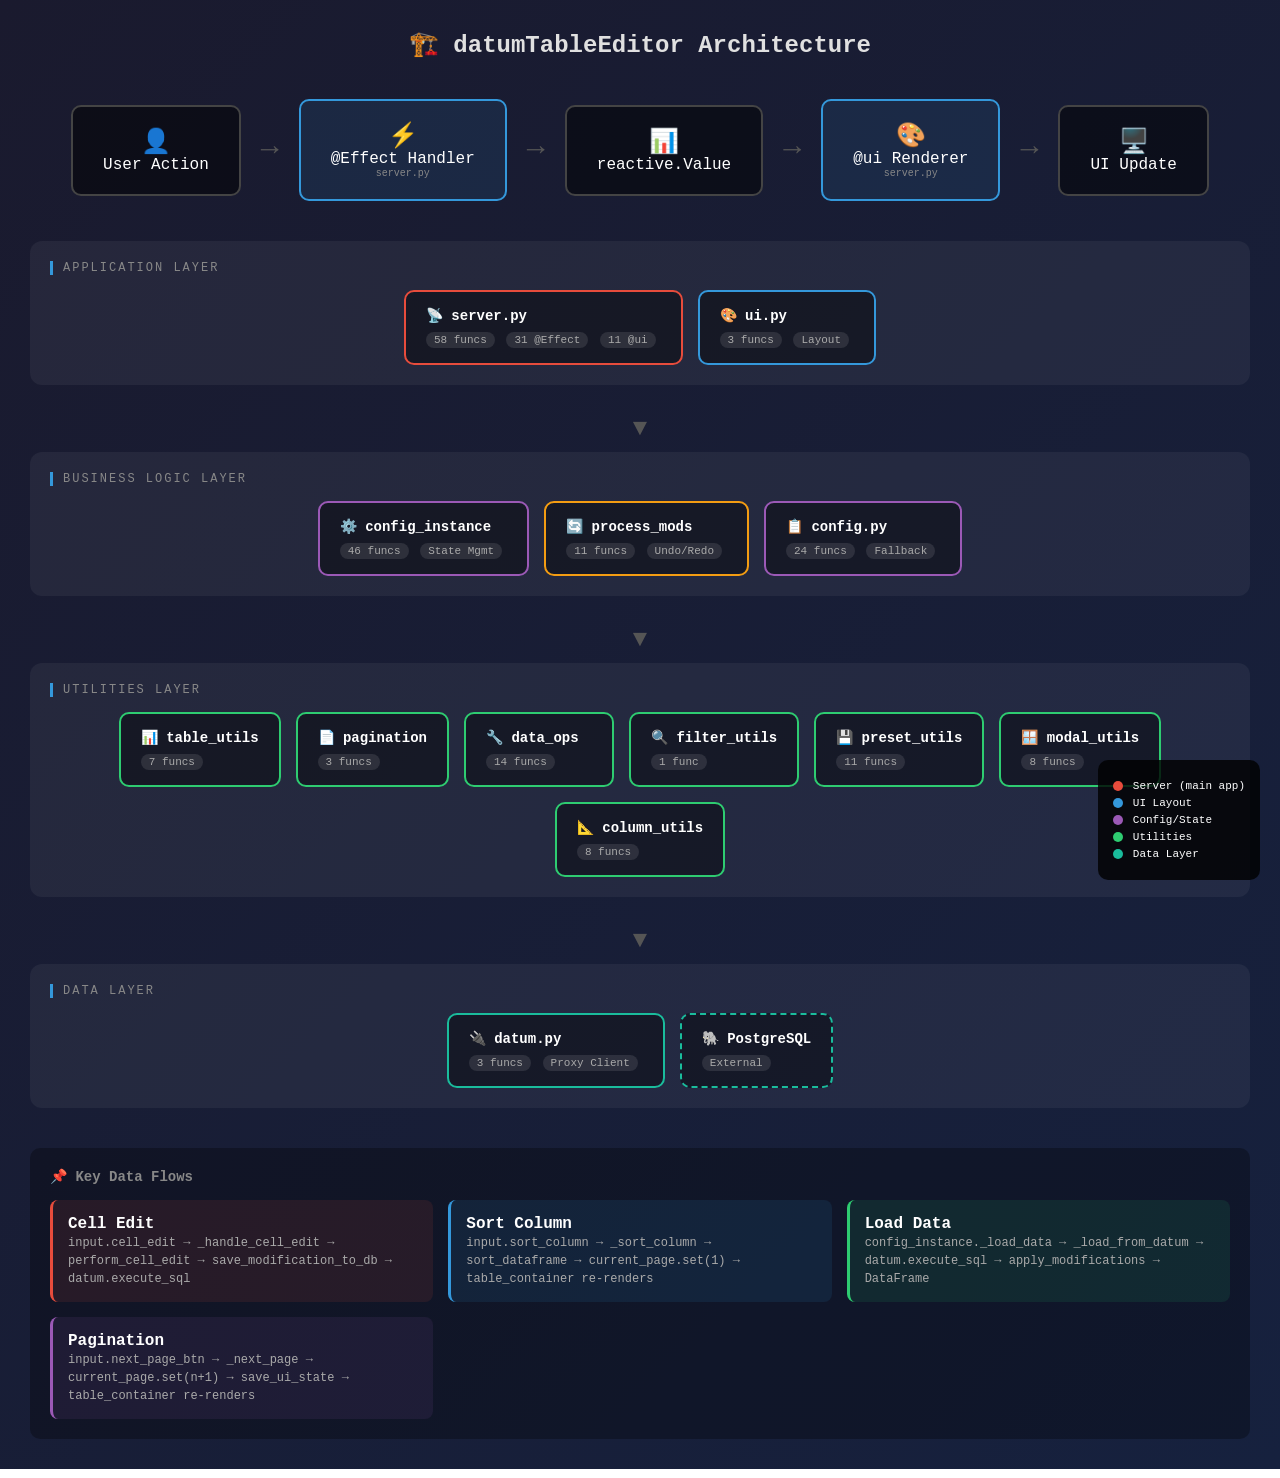
<file: qcmetric/app_architecture.html>
<!DOCTYPE html>
<html>
<head>
    <meta charset="utf-8">
    <title>App Architecture - datumTableEditor</title>
    <style>
        * { box-sizing: border-box; margin: 0; padding: 0; }
        body {
            font-family: -apple-system, BlinkMacSystemFont, 'Segoe UI', Roboto, monospace;
            background: linear-gradient(135deg, #1a1a2e 0%, #16213e 100%);
            min-height: 100vh;
            padding: 30px;
            color: white;
        }
        h1 {
            text-align: center;
            margin-bottom: 30px;
            font-size: 24px;
            color: #e0e0e0;
        }
        .container {
            max-width: 1400px;
            margin: 0 auto;
        }
        .layer {
            margin-bottom: 20px;
            padding: 20px;
            background: rgba(255,255,255,0.05);
            border-radius: 12px;
        }
        .layer-title {
            font-size: 12px;
            text-transform: uppercase;
            letter-spacing: 2px;
            color: #888;
            margin-bottom: 15px;
            padding-left: 10px;
            border-left: 3px solid #3498db;
        }
        .modules {
            display: flex;
            flex-wrap: wrap;
            gap: 15px;
            justify-content: center;
        }
        .module {
            background: rgba(0,0,0,0.4);
            border-radius: 10px;
            padding: 15px 20px;
            min-width: 150px;
            border: 2px solid transparent;
            transition: all 0.3s ease;
            cursor: pointer;
        }
        .module:hover {
            transform: translateY(-3px);
            box-shadow: 0 10px 30px rgba(0,0,0,0.3);
        }
        .module.server { border-color: #e74c3c; }
        .module.ui { border-color: #3498db; }
        .module.config { border-color: #9b59b6; }
        .module.data { border-color: #1abc9c; }
        .module.utils { border-color: #2ecc71; }
        .module.processing { border-color: #f39c12; }
        
        .module-name {
            font-weight: bold;
            font-size: 14px;
            margin-bottom: 8px;
        }
        .module-stats {
            font-size: 11px;
            color: #aaa;
        }
        .module-stats span {
            display: inline-block;
            background: rgba(255,255,255,0.1);
            padding: 2px 8px;
            border-radius: 10px;
            margin-right: 5px;
        }
        
        .arrows {
            text-align: center;
            padding: 10px;
            color: #555;
            font-size: 24px;
        }
        
        .flow-diagram {
            display: flex;
            justify-content: center;
            align-items: center;
            gap: 20px;
            margin: 40px 0;
            flex-wrap: wrap;
        }
        .flow-box {
            background: rgba(0,0,0,0.5);
            border-radius: 10px;
            padding: 20px 30px;
            text-align: center;
            border: 2px solid #444;
        }
        .flow-box.highlight {
            border-color: #3498db;
            background: rgba(52, 152, 219, 0.1);
        }
        .flow-arrow {
            font-size: 30px;
            color: #555;
        }
        
        .legend {
            position: fixed;
            bottom: 20px;
            right: 20px;
            background: rgba(0,0,0,0.8);
            padding: 15px;
            border-radius: 10px;
            font-size: 11px;
        }
        .legend-item {
            display: flex;
            align-items: center;
            margin: 5px 0;
        }
        .legend-dot {
            width: 10px;
            height: 10px;
            border-radius: 50%;
            margin-right: 10px;
        }
    </style>
</head>
<body>
    <div class="container">
        <h1>🏗️ datumTableEditor Architecture</h1>
        
        <!-- Data Flow -->
        <div class="flow-diagram">
            <div class="flow-box">
                <div style="font-size:24px">👤</div>
                <div>User Action</div>
            </div>
            <div class="flow-arrow">→</div>
            <div class="flow-box highlight">
                <div style="font-size:24px">⚡</div>
                <div>@Effect Handler</div>
                <div style="font-size:10px;color:#888">server.py</div>
            </div>
            <div class="flow-arrow">→</div>
            <div class="flow-box">
                <div style="font-size:24px">📊</div>
                <div>reactive.Value</div>
            </div>
            <div class="flow-arrow">→</div>
            <div class="flow-box highlight">
                <div style="font-size:24px">🎨</div>
                <div>@ui Renderer</div>
                <div style="font-size:10px;color:#888">server.py</div>
            </div>
            <div class="flow-arrow">→</div>
            <div class="flow-box">
                <div style="font-size:24px">🖥️</div>
                <div>UI Update</div>
            </div>
        </div>
        
        <!-- Application Layer -->
        <div class="layer">
            <div class="layer-title">Application Layer</div>
            <div class="modules">
                <div class="module server">
                    <div class="module-name">📡 server.py</div>
                    <div class="module-stats">
                        <span>58 funcs</span>
                        <span>31 @Effect</span>
                        <span>11 @ui</span>
                    </div>
                </div>
                <div class="module ui">
                    <div class="module-name">🎨 ui.py</div>
                    <div class="module-stats">
                        <span>3 funcs</span>
                        <span>Layout</span>
                    </div>
                </div>
            </div>
        </div>
        
        <div class="arrows">▼</div>
        
        <!-- Business Logic Layer -->
        <div class="layer">
            <div class="layer-title">Business Logic Layer</div>
            <div class="modules">
                <div class="module config">
                    <div class="module-name">⚙️ config_instance</div>
                    <div class="module-stats">
                        <span>46 funcs</span>
                        <span>State Mgmt</span>
                    </div>
                </div>
                <div class="module processing">
                    <div class="module-name">🔄 process_mods</div>
                    <div class="module-stats">
                        <span>11 funcs</span>
                        <span>Undo/Redo</span>
                    </div>
                </div>
                <div class="module config">
                    <div class="module-name">📋 config.py</div>
                    <div class="module-stats">
                        <span>24 funcs</span>
                        <span>Fallback</span>
                    </div>
                </div>
            </div>
        </div>
        
        <div class="arrows">▼</div>
        
        <!-- Utilities Layer -->
        <div class="layer">
            <div class="layer-title">Utilities Layer</div>
            <div class="modules">
                <div class="module utils">
                    <div class="module-name">📊 table_utils</div>
                    <div class="module-stats"><span>7 funcs</span></div>
                </div>
                <div class="module utils">
                    <div class="module-name">📄 pagination</div>
                    <div class="module-stats"><span>3 funcs</span></div>
                </div>
                <div class="module utils">
                    <div class="module-name">🔧 data_ops</div>
                    <div class="module-stats"><span>14 funcs</span></div>
                </div>
                <div class="module utils">
                    <div class="module-name">🔍 filter_utils</div>
                    <div class="module-stats"><span>1 func</span></div>
                </div>
                <div class="module utils">
                    <div class="module-name">💾 preset_utils</div>
                    <div class="module-stats"><span>11 funcs</span></div>
                </div>
                <div class="module utils">
                    <div class="module-name">🪟 modal_utils</div>
                    <div class="module-stats"><span>8 funcs</span></div>
                </div>
                <div class="module utils">
                    <div class="module-name">📐 column_utils</div>
                    <div class="module-stats"><span>8 funcs</span></div>
                </div>
            </div>
        </div>
        
        <div class="arrows">▼</div>
        
        <!-- Data Layer -->
        <div class="layer">
            <div class="layer-title">Data Layer</div>
            <div class="modules">
                <div class="module data">
                    <div class="module-name">🔌 datum.py</div>
                    <div class="module-stats">
                        <span>3 funcs</span>
                        <span>Proxy Client</span>
                    </div>
                </div>
                <div class="module data" style="border-style: dashed;">
                    <div class="module-name">🐘 PostgreSQL</div>
                    <div class="module-stats">
                        <span>External</span>
                    </div>
                </div>
            </div>
        </div>
        
        <!-- Key Flows -->
        <div style="margin-top: 40px; padding: 20px; background: rgba(0,0,0,0.3); border-radius: 10px;">
            <h3 style="margin-bottom: 15px; font-size: 14px; color: #888;">📌 Key Data Flows</h3>
            <div style="display: grid; grid-template-columns: repeat(auto-fit, minmax(300px, 1fr)); gap: 15px;">
                <div style="background: rgba(231,76,60,0.1); padding: 15px; border-radius: 8px; border-left: 3px solid #e74c3c;">
                    <strong>Cell Edit</strong><br>
                    <span style="font-size: 12px; color: #aaa;">
                        input.cell_edit → _handle_cell_edit → perform_cell_edit → save_modification_to_db → datum.execute_sql
                    </span>
                </div>
                <div style="background: rgba(52,152,219,0.1); padding: 15px; border-radius: 8px; border-left: 3px solid #3498db;">
                    <strong>Sort Column</strong><br>
                    <span style="font-size: 12px; color: #aaa;">
                        input.sort_column → _sort_column → sort_dataframe → current_page.set(1) → table_container re-renders
                    </span>
                </div>
                <div style="background: rgba(46,204,113,0.1); padding: 15px; border-radius: 8px; border-left: 3px solid #2ecc71;">
                    <strong>Load Data</strong><br>
                    <span style="font-size: 12px; color: #aaa;">
                        config_instance._load_data → _load_from_datum → datum.execute_sql → apply_modifications → DataFrame
                    </span>
                </div>
                <div style="background: rgba(155,89,182,0.1); padding: 15px; border-radius: 8px; border-left: 3px solid #9b59b6;">
                    <strong>Pagination</strong><br>
                    <span style="font-size: 12px; color: #aaa;">
                        input.next_page_btn → _next_page → current_page.set(n+1) → save_ui_state → table_container re-renders
                    </span>
                </div>
            </div>
        </div>
    </div>
    
    <div class="legend">
        <div class="legend-item"><div class="legend-dot" style="background:#e74c3c"></div>Server (main app)</div>
        <div class="legend-item"><div class="legend-dot" style="background:#3498db"></div>UI Layout</div>
        <div class="legend-item"><div class="legend-dot" style="background:#9b59b6"></div>Config/State</div>
        <div class="legend-item"><div class="legend-dot" style="background:#2ecc71"></div>Utilities</div>
        <div class="legend-item"><div class="legend-dot" style="background:#1abc9c"></div>Data Layer</div>
    </div>
</body>
</html>
</file>
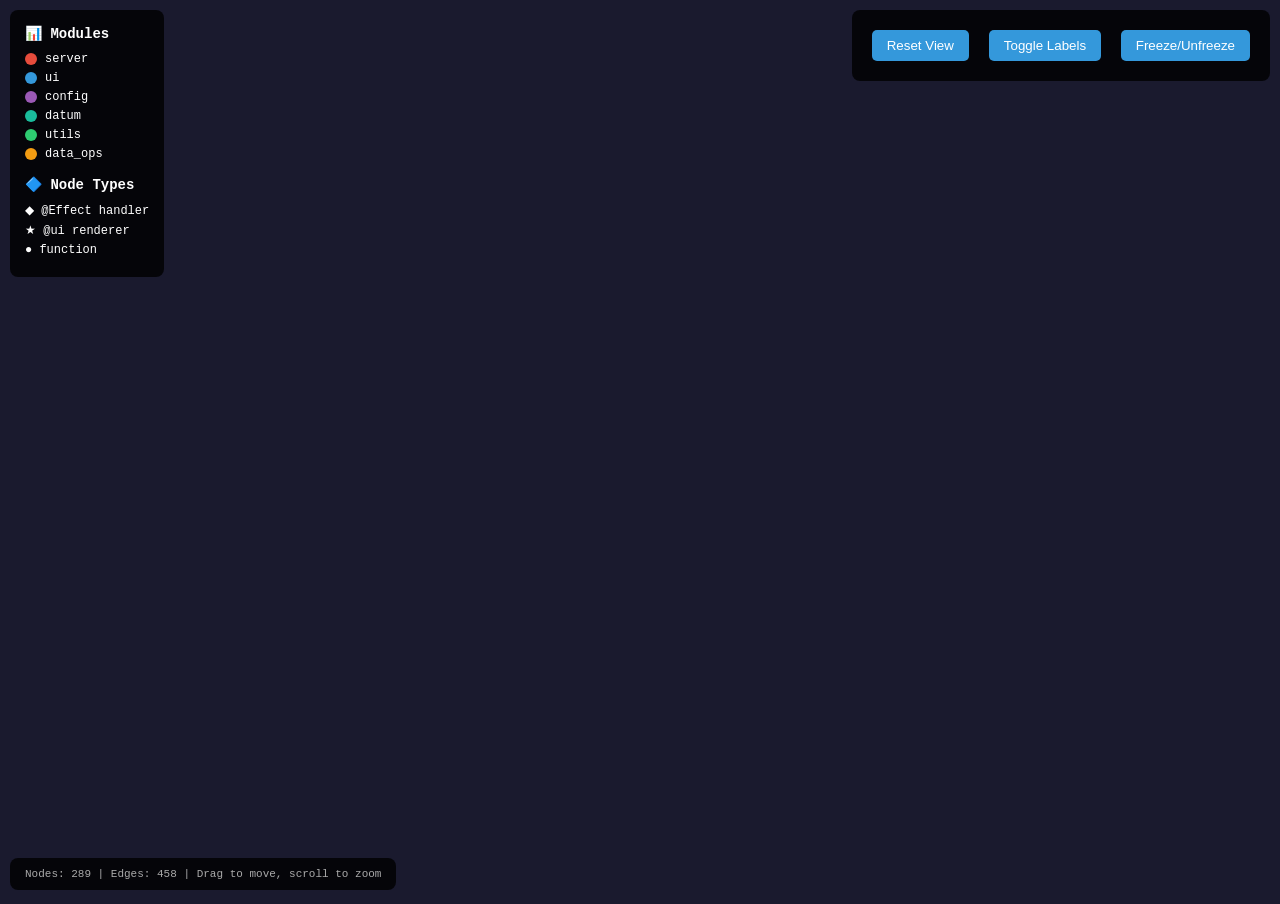
<file: qcmetric/app_graph.html>
<!DOCTYPE html>
<html>
<head>
    <meta charset="utf-8">
    <title>App Function Graph - datumTableEditor</title>
    <script src="https://d3js.org/d3.v7.min.js"></script>
    <style>
        body {
            margin: 0;
            background: #1a1a2e;
            font-family: 'Segoe UI', monospace;
            overflow: hidden;
        }
        #graph {
            width: 100vw;
            height: 100vh;
        }
        .node {
            cursor: pointer;
        }
        .node text {
            font-size: 10px;
            fill: white;
            pointer-events: none;
        }
        .link {
            stroke: #555;
            stroke-opacity: 0.6;
            fill: none;
        }
        .tooltip {
            position: absolute;
            background: rgba(0,0,0,0.9);
            color: white;
            padding: 10px;
            border-radius: 5px;
            font-size: 12px;
            pointer-events: none;
            max-width: 300px;
        }
        #legend {
            position: fixed;
            top: 10px;
            left: 10px;
            background: rgba(0,0,0,0.8);
            padding: 15px;
            border-radius: 8px;
            color: white;
            font-size: 12px;
            z-index: 100;
        }
        #legend h3 {
            margin: 0 0 10px 0;
            font-size: 14px;
        }
        .legend-item {
            display: flex;
            align-items: center;
            margin: 5px 0;
        }
        .legend-color {
            width: 12px;
            height: 12px;
            border-radius: 50%;
            margin-right: 8px;
        }
        #controls {
            position: fixed;
            top: 10px;
            right: 10px;
            background: rgba(0,0,0,0.8);
            padding: 15px;
            border-radius: 8px;
            color: white;
            z-index: 100;
        }
        #controls button {
            background: #3498db;
            border: none;
            color: white;
            padding: 8px 15px;
            margin: 5px;
            border-radius: 5px;
            cursor: pointer;
        }
        #controls button:hover {
            background: #2980b9;
        }
        #stats {
            position: fixed;
            bottom: 10px;
            left: 10px;
            background: rgba(0,0,0,0.8);
            padding: 10px 15px;
            border-radius: 8px;
            color: #aaa;
            font-size: 11px;
        }
    </style>
</head>
<body>
    <div id="legend">
        <h3>📊 Modules</h3>
        <div class="legend-item"><div class="legend-color" style="background:#e74c3c"></div>server</div>
        <div class="legend-item"><div class="legend-color" style="background:#3498db"></div>ui</div>
        <div class="legend-item"><div class="legend-color" style="background:#9b59b6"></div>config</div>
        <div class="legend-item"><div class="legend-color" style="background:#1abc9c"></div>datum</div>
        <div class="legend-item"><div class="legend-color" style="background:#2ecc71"></div>utils</div>
        <div class="legend-item"><div class="legend-color" style="background:#f39c12"></div>data_ops</div>
        <h3 style="margin-top:15px">🔷 Node Types</h3>
        <div class="legend-item">◆ @Effect handler</div>
        <div class="legend-item">★ @ui renderer</div>
        <div class="legend-item">● function</div>
    </div>
    
    <div id="controls">
        <button onclick="resetZoom()">Reset View</button>
        <button onclick="toggleLabels()">Toggle Labels</button>
        <button onclick="togglePhysics()">Freeze/Unfreeze</button>
    </div>
    
    <div id="stats">
        Nodes: 289 | Edges: 458 | Drag to move, scroll to zoom
    </div>
    
    <svg id="graph"></svg>
    <div class="tooltip" style="display:none"></div>
    
    <script>
        const data = {"nodes": [{"id": "server.create_server", "label": "create_server", "module": "server", "type": "default", "color": "#e74c3c", "decorators": [], "line": 73}, {"id": "server._require_editor", "label": "_require_editor", "module": "server", "type": "private", "color": "#e74c3c", "decorators": [], "line": 118}, {"id": "server._emit", "label": "_emit", "module": "server", "type": "private", "color": "#e74c3c", "decorators": [], "line": 129}, {"id": "server.load_modifications_log", "label": "load_modifications_log", "module": "server", "type": "default", "color": "#e74c3c", "decorators": [], "line": 134}, {"id": "server.load_data_from_source", "label": "load_data_from_source", "module": "server", "type": "default", "color": "#e74c3c", "decorators": [], "line": 137}, {"id": "server.save_ui_state", "label": "save_ui_state", "module": "server", "type": "default", "color": "#e74c3c", "decorators": [], "line": 140}, {"id": "server.load_ui_state", "label": "load_ui_state", "module": "server", "type": "default", "color": "#e74c3c", "decorators": [], "line": 146}, {"id": "server.is_lazy_loading", "label": "is_lazy_loading", "module": "server", "type": "default", "color": "#e74c3c", "decorators": [], "line": 169}, {"id": "server._convert_default_filters", "label": "_convert_default_filters", "module": "server", "type": "private", "color": "#e74c3c", "decorators": [], "line": 326}, {"id": "server._get_selected_pks", "label": "_get_selected_pks", "module": "server", "type": "private", "color": "#e74c3c", "decorators": [], "line": 423}, {"id": "server._save_status_to_db", "label": "_save_status_to_db", "module": "server", "type": "private", "color": "#e74c3c", "decorators": [], "line": 438}, {"id": "server._get_row_status", "label": "_get_row_status", "module": "server", "type": "private", "color": "#e74c3c", "decorators": [], "line": 512}, {"id": "server._get_status_counts", "label": "_get_status_counts", "module": "server", "type": "private", "color": "#e74c3c", "decorators": [], "line": 553}, {"id": "server._get_modification_summary", "label": "_get_modification_summary", "module": "server", "type": "private", "color": "#e74c3c", "decorators": [], "line": 615}, {"id": "server._get_filtered_rows", "label": "_get_filtered_rows", "module": "server", "type": "private", "color": "#e74c3c", "decorators": [], "line": 620}, {"id": "server._build_query_params", "label": "_build_query_params", "module": "server", "type": "private", "color": "#e74c3c", "decorators": [], "line": 643}, {"id": "server._fetch_page_data", "label": "_fetch_page_data", "module": "server", "type": "private", "color": "#e74c3c", "decorators": [], "line": 687}, {"id": "server._fetch_all_filtered_data", "label": "_fetch_all_filtered_data", "module": "server", "type": "private", "color": "#e74c3c", "decorators": [], "line": 713}, {"id": "server._save_presets", "label": "_save_presets", "module": "server", "type": "private", "color": "#e74c3c", "decorators": [], "line": 725}, {"id": "server._save_active_preset", "label": "_save_active_preset", "module": "server", "type": "private", "color": "#e74c3c", "decorators": [], "line": 728}, {"id": "server._namespace_holder", "label": "_namespace_holder", "module": "server", "type": "render", "color": "#e74c3c", "decorators": ["ui"], "line": 733}, {"id": "server.viewer_mode_ui", "label": "viewer_mode_ui", "module": "server", "type": "render", "color": "#e74c3c", "decorators": ["ui"], "line": 746}, {"id": "server.selection_mode_ui", "label": "selection_mode_ui", "module": "server", "type": "render", "color": "#e74c3c", "decorators": ["ui"], "line": 768}, {"id": "server.data_summary", "label": "data_summary", "module": "server", "type": "default", "color": "#e74c3c", "decorators": ["text"], "line": 780}, {"id": "server.stats_histogram", "label": "stats_histogram", "module": "server", "type": "render", "color": "#e74c3c", "decorators": ["ui"], "line": 793}, {"id": "server.current_preset_name", "label": "current_preset_name", "module": "server", "type": "default", "color": "#e74c3c", "decorators": ["text"], "line": 818}, {"id": "server._refresh_presets", "label": "_refresh_presets", "module": "server", "type": "effect", "color": "#e74c3c", "decorators": ["Effect"], "line": 824}, {"id": "server.preset_menu_items", "label": "preset_menu_items", "module": "server", "type": "render", "color": "#e74c3c", "decorators": ["ui"], "line": 841}, {"id": "server.available_columns_modal", "label": "available_columns_modal", "module": "server", "type": "render", "color": "#e74c3c", "decorators": ["ui"], "line": 852}, {"id": "server._update_column_order", "label": "_update_column_order", "module": "server", "type": "effect", "color": "#e74c3c", "decorators": ["Effect"], "line": 861}, {"id": "server._add_column", "label": "_add_column", "module": "server", "type": "effect", "color": "#e74c3c", "decorators": ["Effect"], "line": 875}, {"id": "server._remove_column", "label": "_remove_column", "module": "server", "type": "effect", "color": "#e74c3c", "decorators": ["Effect"], "line": 883}, {"id": "server._clear_all_columns", "label": "_clear_all_columns", "module": "server", "type": "effect", "color": "#e74c3c", "decorators": ["Effect"], "line": 891}, {"id": "server._add_all_columns", "label": "_add_all_columns", "module": "server", "type": "effect", "color": "#e74c3c", "decorators": ["Effect"], "line": 897}, {"id": "server._sort_column", "label": "_sort_column", "module": "server", "type": "effect", "color": "#e74c3c", "decorators": ["Effect"], "line": 903}, {"id": "server._reset_columns", "label": "_reset_columns", "module": "server", "type": "effect", "color": "#e74c3c", "decorators": ["Effect"], "line": 925}, {"id": "server._update_column_widths", "label": "_update_column_widths", "module": "server", "type": "effect", "color": "#e74c3c", "decorators": ["Effect"], "line": 934}, {"id": "server._load_preset", "label": "_load_preset", "module": "server", "type": "effect", "color": "#e74c3c", "decorators": ["Effect"], "line": 942}, {"id": "server._save_preset", "label": "_save_preset", "module": "server", "type": "effect", "color": "#e74c3c", "decorators": ["Effect"], "line": 963}, {"id": "server._save_current_layout", "label": "_save_current_layout", "module": "server", "type": "effect", "color": "#e74c3c", "decorators": ["Effect"], "line": 978}, {"id": "server._delete_preset", "label": "_delete_preset", "module": "server", "type": "effect", "color": "#e74c3c", "decorators": ["Effect"], "line": 992}, {"id": "server.copy_column_list", "label": "copy_column_list", "module": "server", "type": "render", "color": "#e74c3c", "decorators": ["ui"], "line": 1013}, {"id": "server._handle_copy_request", "label": "_handle_copy_request", "module": "server", "type": "effect", "color": "#e74c3c", "decorators": ["Effect"], "line": 1022}, {"id": "server.facet_panels_ui", "label": "facet_panels_ui", "module": "server", "type": "render", "color": "#e74c3c", "decorators": ["ui"], "line": 1043}, {"id": "server._handle_facet_filter", "label": "_handle_facet_filter", "module": "server", "type": "effect", "color": "#e74c3c", "decorators": ["Effect"], "line": 1084}, {"id": "server.dynamic_filters", "label": "dynamic_filters", "module": "server", "type": "render", "color": "#e74c3c", "decorators": ["ui"], "line": 1103}, {"id": "server.add_filter_btn_ui", "label": "add_filter_btn_ui", "module": "server", "type": "render", "color": "#e74c3c", "decorators": ["ui"], "line": 1130}, {"id": "server.available_filter_columns", "label": "available_filter_columns", "module": "server", "type": "render", "color": "#e74c3c", "decorators": ["ui"], "line": 1143}, {"id": "server._add_filter", "label": "_add_filter", "module": "server", "type": "effect", "color": "#e74c3c", "decorators": ["Effect"], "line": 1157}, {"id": "server._remove_filter", "label": "_remove_filter", "module": "server", "type": "effect", "color": "#e74c3c", "decorators": ["Effect"], "line": 1169}, {"id": "server._set_filter_operator", "label": "_set_filter_operator", "module": "server", "type": "effect", "color": "#e74c3c", "decorators": ["Effect"], "line": 1180}, {"id": "server._apply_filter_value", "label": "_apply_filter_value", "module": "server", "type": "effect", "color": "#e74c3c", "decorators": ["Effect"], "line": 1230}, {"id": "server.pagination_controls", "label": "pagination_controls", "module": "server", "type": "render", "color": "#e74c3c", "decorators": ["ui"], "line": 1279}, {"id": "server._sync_rows_per_page", "label": "_sync_rows_per_page", "module": "server", "type": "effect", "color": "#e74c3c", "decorators": ["Effect"], "line": 1302}, {"id": "server._first_page", "label": "_first_page", "module": "server", "type": "effect", "color": "#e74c3c", "decorators": ["Effect"], "line": 1319}, {"id": "server._prev_page", "label": "_prev_page", "module": "server", "type": "effect", "color": "#e74c3c", "decorators": ["Effect"], "line": 1333}, {"id": "server._next_page", "label": "_next_page", "module": "server", "type": "effect", "color": "#e74c3c", "decorators": ["Effect"], "line": 1350}, {"id": "server._last_page", "label": "_last_page", "module": "server", "type": "effect", "color": "#e74c3c", "decorators": ["Effect"], "line": 1378}, {"id": "server._page_jump", "label": "_page_jump", "module": "server", "type": "effect", "color": "#e74c3c", "decorators": ["Effect"], "line": 1403}, {"id": "server._handle_search", "label": "_handle_search", "module": "server", "type": "effect", "color": "#e74c3c", "decorators": ["Effect"], "line": 1434}, {"id": "server._handle_clear_search", "label": "_handle_clear_search", "module": "server", "type": "effect", "color": "#e74c3c", "decorators": ["Effect"], "line": 1443}, {"id": "server._reset_page_on_filter_change", "label": "_reset_page_on_filter_change", "module": "server", "type": "effect", "color": "#e74c3c", "decorators": ["Effect"], "line": 1452}, {"id": "server.table_container", "label": "table_container", "module": "server", "type": "render", "color": "#e74c3c", "decorators": ["ui"], "line": 1470}, {"id": "server.approval_status_ui", "label": "approval_status_ui", "module": "server", "type": "render", "color": "#e74c3c", "decorators": ["ui"], "line": 1514}, {"id": "server.modifications_log_ui", "label": "modifications_log_ui", "module": "server", "type": "render", "color": "#e74c3c", "decorators": ["ui"], "line": 1521}, {"id": "server._handle_undo", "label": "_handle_undo", "module": "server", "type": "effect", "color": "#e74c3c", "decorators": ["Effect"], "line": 1529}, {"id": "server._handle_cell_edit", "label": "_handle_cell_edit", "module": "server", "type": "effect", "color": "#e74c3c", "decorators": ["Effect"], "line": 1549}, {"id": "server._handle_cell_reset", "label": "_handle_cell_reset", "module": "server", "type": "effect", "color": "#e74c3c", "decorators": ["Effect"], "line": 1602}, {"id": "server._save_modifications", "label": "_save_modifications", "module": "server", "type": "effect", "color": "#e74c3c", "decorators": ["Effect"], "line": 1655}, {"id": "server._export_status_report", "label": "_export_status_report", "module": "server", "type": "effect", "color": "#e74c3c", "decorators": ["Effect"], "line": 1667}, {"id": "server._prepare_export", "label": "_prepare_export", "module": "server", "type": "effect", "color": "#e74c3c", "decorators": ["Effect"], "line": 1682}, {"id": "server.export_download_ui", "label": "export_download_ui", "module": "server", "type": "render", "color": "#e74c3c", "decorators": ["ui"], "line": 1754}, {"id": "server._get_export_filename", "label": "_get_export_filename", "module": "server", "type": "private", "color": "#e74c3c", "decorators": [], "line": 1808}, {"id": "server._reload_data", "label": "_reload_data", "module": "server", "type": "effect", "color": "#e74c3c", "decorators": ["Effect"], "line": 1833}, {"id": "server._approve_data", "label": "_approve_data", "module": "server", "type": "effect", "color": "#e74c3c", "decorators": ["Effect"], "line": 1849}, {"id": "server._reject_data", "label": "_reject_data", "module": "server", "type": "effect", "color": "#e74c3c", "decorators": ["Effect"], "line": 1905}, {"id": "server._clear_approval", "label": "_clear_approval", "module": "server", "type": "effect", "color": "#e74c3c", "decorators": ["Effect"], "line": 1948}, {"id": "server.synthesis_query_preview", "label": "synthesis_query_preview", "module": "server", "type": "render", "color": "#e74c3c", "decorators": ["ui"], "line": 1957}, {"id": "server.synthesis_mode_banner", "label": "synthesis_mode_banner", "module": "server", "type": "render", "color": "#e74c3c", "decorators": ["ui"], "line": 1968}, {"id": "server.synthesis_status", "label": "synthesis_status", "module": "server", "type": "render", "color": "#e74c3c", "decorators": ["ui"], "line": 1982}, {"id": "server._exit_synthesis", "label": "_exit_synthesis", "module": "server", "type": "effect", "color": "#e74c3c", "decorators": ["Effect"], "line": 2218}, {"id": "server._review_detail", "label": "_review_detail", "module": "server", "type": "effect", "color": "#e74c3c", "decorators": ["Effect"], "line": 2241}, {"id": "server._cell_click", "label": "_cell_click", "module": "server", "type": "effect", "color": "#e74c3c", "decorators": ["Effect"], "line": 2278}, {"id": "ui._load_css_files", "label": "_load_css_files", "module": "ui", "type": "private", "color": "#3498db", "decorators": [], "line": 10}, {"id": "ui._load_js_files", "label": "_load_js_files", "module": "ui", "type": "private", "color": "#3498db", "decorators": [], "line": 34}, {"id": "ui.create_app_ui", "label": "create_app_ui", "module": "ui", "type": "default", "color": "#3498db", "decorators": [], "line": 59}, {"id": "config._format_table_name", "label": "_format_table_name", "module": "config", "type": "private", "color": "#9b59b6", "decorators": [], "line": 20}, {"id": "config.ensure_data_dir", "label": "ensure_data_dir", "module": "config", "type": "default", "color": "#9b59b6", "decorators": [], "line": 40}, {"id": "config._load_initial_data", "label": "_load_initial_data", "module": "config", "type": "private", "color": "#9b59b6", "decorators": [], "line": 54}, {"id": "config.load_data_from_source", "label": "load_data_from_source", "module": "config", "type": "default", "color": "#9b59b6", "decorators": [], "line": 70}, {"id": "config._get_datum_client", "label": "_get_datum_client", "module": "config", "type": "private", "color": "#9b59b6", "decorators": [], "line": 78}, {"id": "config._execute_sql_via_datum", "label": "_execute_sql_via_datum", "module": "config", "type": "private", "color": "#9b59b6", "decorators": [], "line": 92}, {"id": "config._load_from_datum", "label": "_load_from_datum", "module": "config", "type": "private", "color": "#9b59b6", "decorators": [], "line": 104}, {"id": "config._load_from_database", "label": "_load_from_database", "module": "config", "type": "private", "color": "#9b59b6", "decorators": [], "line": 175}, {"id": "config._get_display_columns", "label": "_get_display_columns", "module": "config", "type": "private", "color": "#9b59b6", "decorators": [], "line": 261}, {"id": "config._get_modifications_log_path", "label": "_get_modifications_log_path", "module": "config", "type": "private", "color": "#9b59b6", "decorators": [], "line": 289}, {"id": "config.load_modifications_log", "label": "load_modifications_log", "module": "config", "type": "default", "color": "#9b59b6", "decorators": [], "line": 301}, {"id": "config._aggregate_approval_rejection_entries", "label": "_aggregate_approval_rejection_entries", "module": "config", "type": "private", "color": "#9b59b6", "decorators": [], "line": 308}, {"id": "config._load_modifications_from_datum", "label": "_load_modifications_from_datum", "module": "config", "type": "private", "color": "#9b59b6", "decorators": [], "line": 368}, {"id": "config._load_modifications_from_db", "label": "_load_modifications_from_db", "module": "config", "type": "private", "color": "#9b59b6", "decorators": [], "line": 417}, {"id": "config.save_modification_to_db", "label": "save_modification_to_db", "module": "config", "type": "default", "color": "#9b59b6", "decorators": [], "line": 468}, {"id": "config._save_modification_to_datum", "label": "_save_modification_to_datum", "module": "config", "type": "private", "color": "#9b59b6", "decorators": [], "line": 511}, {"id": "config.mark_modification_undone_in_db", "label": "mark_modification_undone_in_db", "module": "config", "type": "default", "color": "#9b59b6", "decorators": [], "line": 541}, {"id": "config._mark_modification_undone_in_datum", "label": "_mark_modification_undone_in_datum", "module": "config", "type": "private", "color": "#9b59b6", "decorators": [], "line": 570}, {"id": "config.update_data_in_db", "label": "update_data_in_db", "module": "config", "type": "default", "color": "#9b59b6", "decorators": [], "line": 583}, {"id": "config._update_data_via_datum", "label": "_update_data_via_datum", "module": "config", "type": "private", "color": "#9b59b6", "decorators": [], "line": 620}, {"id": "config.get_modification_status", "label": "get_modification_status", "module": "config", "type": "default", "color": "#9b59b6", "decorators": [], "line": 648}, {"id": "config.get_all_modification_statuses", "label": "get_all_modification_statuses", "module": "config", "type": "default", "color": "#9b59b6", "decorators": [], "line": 698}, {"id": "config.save_ui_state", "label": "save_ui_state", "module": "config", "type": "default", "color": "#9b59b6", "decorators": [], "line": 767}, {"id": "config.load_ui_state", "label": "load_ui_state", "module": "config", "type": "default", "color": "#9b59b6", "decorators": [], "line": 805}, {"id": "config_instance._app_cache_get", "label": "_app_cache_get", "module": "config_instance", "type": "private", "color": "#8e44ad", "decorators": [], "line": 31}, {"id": "config_instance._app_cache_set", "label": "_app_cache_set", "module": "config_instance", "type": "private", "color": "#8e44ad", "decorators": [], "line": 44}, {"id": "config_instance._app_cache_invalidate", "label": "_app_cache_invalidate", "module": "config_instance", "type": "private", "color": "#8e44ad", "decorators": [], "line": 50}, {"id": "config_instance._format_table_name", "label": "_format_table_name", "module": "config_instance", "type": "private", "color": "#8e44ad", "decorators": [], "line": 61}, {"id": "config_instance._escape_identifier", "label": "_escape_identifier", "module": "config_instance", "type": "private", "color": "#8e44ad", "decorators": [], "line": 69}, {"id": "config_instance._escape_literal", "label": "_escape_literal", "module": "config_instance", "type": "private", "color": "#8e44ad", "decorators": [], "line": 78}, {"id": "config_instance._normalize_mod_status", "label": "_normalize_mod_status", "module": "config_instance", "type": "private", "color": "#8e44ad", "decorators": [], "line": 95}, {"id": "config_instance._reconcile_status_df", "label": "_reconcile_status_df", "module": "config_instance", "type": "private", "color": "#8e44ad", "decorators": [], "line": 106}, {"id": "config_instance._build_mod_status_expr", "label": "_build_mod_status_expr", "module": "config_instance", "type": "private", "color": "#8e44ad", "decorators": [], "line": 138}, {"id": "config_instance._build_mod_cte_and_join", "label": "_build_mod_cte_and_join", "module": "config_instance", "type": "private", "color": "#8e44ad", "decorators": [], "line": 198}, {"id": "config_instance.load_config_instance", "label": "load_config_instance", "module": "config_instance", "type": "default", "color": "#8e44ad", "decorators": [], "line": 4102}, {"id": "config_instance.load_config_only", "label": "load_config_only", "module": "config_instance", "type": "default", "color": "#8e44ad", "decorators": [], "line": 4116}, {"id": "config_instance.__post_init__", "label": "__post_init__", "module": "config_instance", "type": "private", "color": "#8e44ad", "decorators": [], "line": 1557}, {"id": "config_instance._init_connection", "label": "_init_connection", "module": "config_instance", "type": "private", "color": "#8e44ad", "decorators": [], "line": 287}, {"id": "config_instance._effective_table", "label": "_effective_table", "module": "config_instance", "type": "default", "color": "#8e44ad", "decorators": ["property"], "line": 302}, {"id": "config_instance.set_table_override", "label": "set_table_override", "module": "config_instance", "type": "default", "color": "#8e44ad", "decorators": [], "line": 306}, {"id": "config_instance.clear_table_override", "label": "clear_table_override", "module": "config_instance", "type": "default", "color": "#8e44ad", "decorators": [], "line": 316}, {"id": "config_instance._fetch_metadata", "label": "_fetch_metadata", "module": "config_instance", "type": "private", "color": "#8e44ad", "decorators": [], "line": 336}, {"id": "config_instance._refresh_count", "label": "_refresh_count", "module": "config_instance", "type": "private", "color": "#8e44ad", "decorators": [], "line": 399}, {"id": "config_instance._effective_status_column", "label": "_effective_status_column", "module": "config_instance", "type": "default", "color": "#8e44ad", "decorators": ["property"], "line": 1522}, {"id": "config_instance._skip_mods", "label": "_skip_mods", "module": "config_instance", "type": "default", "color": "#8e44ad", "decorators": ["property"], "line": 1547}, {"id": "config_instance._select_columns", "label": "_select_columns", "module": "config_instance", "type": "default", "color": "#8e44ad", "decorators": ["property"], "line": 465}, {"id": "config_instance._get_columns_from_schema_datum", "label": "_get_columns_from_schema_datum", "module": "config_instance", "type": "private", "color": "#8e44ad", "decorators": [], "line": 486}, {"id": "config_instance._get_column_types_from_schema", "label": "_get_column_types_from_schema", "module": "config_instance", "type": "private", "color": "#8e44ad", "decorators": [], "line": 511}, {"id": "config_instance._is_text_column", "label": "_is_text_column", "module": "config_instance", "type": "private", "color": "#8e44ad", "decorators": [], "line": 550}, {"id": "config_instance.is_date_column", "label": "is_date_column", "module": "config_instance", "type": "default", "color": "#8e44ad", "decorators": [], "line": 558}, {"id": "config_instance.date_columns", "label": "date_columns", "module": "config_instance", "type": "default", "color": "#8e44ad", "decorators": ["property"], "line": 563}, {"id": "config_instance._col_expr", "label": "_col_expr", "module": "config_instance", "type": "private", "color": "#8e44ad", "decorators": [], "line": 567}, {"id": "config_instance.get_unique_values", "label": "get_unique_values", "module": "config_instance", "type": "default", "color": "#8e44ad", "decorators": [], "line": 577}, {"id": "config_instance.get_value_counts", "label": "get_value_counts", "module": "config_instance", "type": "default", "color": "#8e44ad", "decorators": [], "line": 604}, {"id": "config_instance.total_count", "label": "total_count", "module": "config_instance", "type": "default", "color": "#8e44ad", "decorators": ["property"], "line": 638}, {"id": "config_instance.columns", "label": "columns", "module": "config_instance", "type": "default", "color": "#8e44ad", "decorators": ["property"], "line": 643}, {"id": "config_instance._escape_sql_value", "label": "_escape_sql_value", "module": "config_instance", "type": "private", "color": "#8e44ad", "decorators": [], "line": 647}, {"id": "config_instance._build_where_clause", "label": "_build_where_clause", "module": "config_instance", "type": "private", "color": "#8e44ad", "decorators": [], "line": 654}, {"id": "config_instance._build_status_filter_clause", "label": "_build_status_filter_clause", "module": "config_instance", "type": "private", "color": "#8e44ad", "decorators": [], "line": 872}, {"id": "config_instance.get_status_counts", "label": "get_status_counts", "module": "config_instance", "type": "default", "color": "#8e44ad", "decorators": [], "line": 888}, {"id": "config_instance._has_status_filter", "label": "_has_status_filter", "module": "config_instance", "type": "private", "color": "#8e44ad", "decorators": [], "line": 1028}, {"id": "config_instance._build_order_clause", "label": "_build_order_clause", "module": "config_instance", "type": "private", "color": "#8e44ad", "decorators": [], "line": 1038}, {"id": "config_instance.get_filtered_count", "label": "get_filtered_count", "module": "config_instance", "type": "default", "color": "#8e44ad", "decorators": [], "line": 1065}, {"id": "config_instance.fetch_page", "label": "fetch_page", "module": "config_instance", "type": "default", "color": "#8e44ad", "decorators": [], "line": 1132}, {"id": "config_instance.fetch_all_filtered", "label": "fetch_all_filtered", "module": "config_instance", "type": "default", "color": "#8e44ad", "decorators": [], "line": 1222}, {"id": "config_instance._reconcile_status_column", "label": "_reconcile_status_column", "module": "config_instance", "type": "private", "color": "#8e44ad", "decorators": [], "line": 1982}, {"id": "config_instance._update_status_in_db", "label": "_update_status_in_db", "module": "config_instance", "type": "private", "color": "#8e44ad", "decorators": [], "line": 1315}, {"id": "config_instance._apply_field_modifications", "label": "_apply_field_modifications", "module": "config_instance", "type": "private", "color": "#8e44ad", "decorators": [], "line": 1994}, {"id": "config_instance._fix_mod_disagreements", "label": "_fix_mod_disagreements", "module": "config_instance", "type": "private", "color": "#8e44ad", "decorators": [], "line": 2109}, {"id": "config_instance._get_engine", "label": "_get_engine", "module": "config_instance", "type": "private", "color": "#8e44ad", "decorators": [], "line": 1561}, {"id": "config_instance._load_all", "label": "_load_all", "module": "config_instance", "type": "private", "color": "#8e44ad", "decorators": [], "line": 1570}, {"id": "config_instance.data_fetcher", "label": "data_fetcher", "module": "config_instance", "type": "default", "color": "#8e44ad", "decorators": ["property"], "line": 1629}, {"id": "config_instance.is_lazy_loading", "label": "is_lazy_loading", "module": "config_instance", "type": "default", "color": "#8e44ad", "decorators": ["property"], "line": 1634}, {"id": "config_instance.activate_synthesis_fetcher", "label": "activate_synthesis_fetcher", "module": "config_instance", "type": "default", "color": "#8e44ad", "decorators": [], "line": 1638}, {"id": "config_instance.deactivate_synthesis_fetcher", "label": "deactivate_synthesis_fetcher", "module": "config_instance", "type": "default", "color": "#8e44ad", "decorators": [], "line": 1673}, {"id": "config_instance.total_row_count", "label": "total_row_count", "module": "config_instance", "type": "default", "color": "#8e44ad", "decorators": ["property"], "line": 1684}, {"id": "config_instance.ensure_data_dir", "label": "ensure_data_dir", "module": "config_instance", "type": "default", "color": "#8e44ad", "decorators": [], "line": 1693}, {"id": "config_instance._load_data", "label": "_load_data", "module": "config_instance", "type": "private", "color": "#8e44ad", "decorators": [], "line": 1705}, {"id": "config_instance.invalidate_data_cache", "label": "invalidate_data_cache", "module": "config_instance", "type": "default", "color": "#8e44ad", "decorators": [], "line": 1750}, {"id": "config_instance._ensure_data_table_exists", "label": "_ensure_data_table_exists", "module": "config_instance", "type": "private", "color": "#8e44ad", "decorators": [], "line": 1760}, {"id": "config_instance._ensure_data_table_exists_datum", "label": "_ensure_data_table_exists_datum", "module": "config_instance", "type": "private", "color": "#8e44ad", "decorators": [], "line": 1841}, {"id": "config_instance._load_from_database", "label": "_load_from_database", "module": "config_instance", "type": "private", "color": "#8e44ad", "decorators": [], "line": 1912}, {"id": "config_instance.get_edited_cells", "label": "get_edited_cells", "module": "config_instance", "type": "default", "color": "#8e44ad", "decorators": [], "line": 2133}, {"id": "config_instance.is_cell_edited", "label": "is_cell_edited", "module": "config_instance", "type": "default", "color": "#8e44ad", "decorators": [], "line": 2137}, {"id": "config_instance.get_original_value", "label": "get_original_value", "module": "config_instance", "type": "default", "color": "#8e44ad", "decorators": [], "line": 2142}, {"id": "config_instance._load_from_datum", "label": "_load_from_datum", "module": "config_instance", "type": "private", "color": "#8e44ad", "decorators": [], "line": 2150}, {"id": "config_instance._apply_field_modifications_datum", "label": "_apply_field_modifications_datum", "module": "config_instance", "type": "private", "color": "#8e44ad", "decorators": [], "line": 2225}, {"id": "config_instance._fix_mod_disagreements_datum", "label": "_fix_mod_disagreements_datum", "module": "config_instance", "type": "private", "color": "#8e44ad", "decorators": [], "line": 2348}, {"id": "config_instance._get_display_columns", "label": "_get_display_columns", "module": "config_instance", "type": "private", "color": "#8e44ad", "decorators": [], "line": 2374}, {"id": "config_instance.load_modifications_log", "label": "load_modifications_log", "module": "config_instance", "type": "default", "color": "#8e44ad", "decorators": [], "line": 2380}, {"id": "config_instance.invalidate_mods_cache", "label": "invalidate_mods_cache", "module": "config_instance", "type": "default", "color": "#8e44ad", "decorators": [], "line": 2411}, {"id": "config_instance._ensure_mods_table_exists", "label": "_ensure_mods_table_exists", "module": "config_instance", "type": "private", "color": "#8e44ad", "decorators": [], "line": 2416}, {"id": "config_instance._ensure_mods_table_exists_datum", "label": "_ensure_mods_table_exists_datum", "module": "config_instance", "type": "private", "color": "#8e44ad", "decorators": [], "line": 2472}, {"id": "config_instance.get_synthesis_table_name", "label": "get_synthesis_table_name", "module": "config_instance", "type": "default", "color": "#8e44ad", "decorators": [], "line": 2538}, {"id": "config_instance._get_synthesis_age_minutes", "label": "_get_synthesis_age_minutes", "module": "config_instance", "type": "private", "color": "#8e44ad", "decorators": [], "line": 2551}, {"id": "config_instance.run_synthesis", "label": "run_synthesis", "module": "config_instance", "type": "default", "color": "#8e44ad", "decorators": [], "line": 2613}, {"id": "config_instance._stamp_synthesis_comment", "label": "_stamp_synthesis_comment", "module": "config_instance", "type": "private", "color": "#8e44ad", "decorators": [], "line": 2685}, {"id": "config_instance._run_synthesis_direct", "label": "_run_synthesis_direct", "module": "config_instance", "type": "private", "color": "#8e44ad", "decorators": [], "line": 2712}, {"id": "config_instance._run_synthesis_datum", "label": "_run_synthesis_datum", "module": "config_instance", "type": "private", "color": "#8e44ad", "decorators": [], "line": 2730}, {"id": "config_instance._refresh_synthesis", "label": "_refresh_synthesis", "module": "config_instance", "type": "private", "color": "#8e44ad", "decorators": [], "line": 2758}, {"id": "config_instance._read_synthesis_table", "label": "_read_synthesis_table", "module": "config_instance", "type": "private", "color": "#8e44ad", "decorators": [], "line": 2779}, {"id": "config_instance.check_synthesis_table_exists", "label": "check_synthesis_table_exists", "module": "config_instance", "type": "default", "color": "#8e44ad", "decorators": [], "line": 2806}, {"id": "config_instance._load_modifications_from_datum", "label": "_load_modifications_from_datum", "module": "config_instance", "type": "private", "color": "#8e44ad", "decorators": [], "line": 2840}, {"id": "config_instance._load_modifications_from_db", "label": "_load_modifications_from_db", "module": "config_instance", "type": "private", "color": "#8e44ad", "decorators": [], "line": 2908}, {"id": "config_instance._aggregate_approval_rejection_entries", "label": "_aggregate_approval_rejection_entries", "module": "config_instance", "type": "private", "color": "#8e44ad", "decorators": [], "line": 2961}, {"id": "config_instance.reload_data", "label": "reload_data", "module": "config_instance", "type": "default", "color": "#8e44ad", "decorators": [], "line": 3009}, {"id": "config_instance.save_modification_to_db", "label": "save_modification_to_db", "module": "config_instance", "type": "default", "color": "#8e44ad", "decorators": [], "line": 3016}, {"id": "config_instance._save_modification_to_datum", "label": "_save_modification_to_datum", "module": "config_instance", "type": "private", "color": "#8e44ad", "decorators": [], "line": 3070}, {"id": "config_instance.mark_modification_undone_in_db", "label": "mark_modification_undone_in_db", "module": "config_instance", "type": "default", "color": "#8e44ad", "decorators": [], "line": 3153}, {"id": "config_instance._mark_modification_undone_datum", "label": "_mark_modification_undone_datum", "module": "config_instance", "type": "private", "color": "#8e44ad", "decorators": [], "line": 3184}, {"id": "config_instance.cleanup_corrupted_modifications", "label": "cleanup_corrupted_modifications", "module": "config_instance", "type": "default", "color": "#8e44ad", "decorators": [], "line": 3217}, {"id": "config_instance._cleanup_corrupted_modifications_datum", "label": "_cleanup_corrupted_modifications_datum", "module": "config_instance", "type": "private", "color": "#8e44ad", "decorators": [], "line": 3226}, {"id": "config_instance.update_data_in_db", "label": "update_data_in_db", "module": "config_instance", "type": "default", "color": "#8e44ad", "decorators": [], "line": 3278}, {"id": "config_instance._update_data_in_datum", "label": "_update_data_in_datum", "module": "config_instance", "type": "private", "color": "#8e44ad", "decorators": [], "line": 3320}, {"id": "config_instance._ensure_state_table_exists", "label": "_ensure_state_table_exists", "module": "config_instance", "type": "private", "color": "#8e44ad", "decorators": [], "line": 3362}, {"id": "config_instance._ensure_state_table_exists_datum", "label": "_ensure_state_table_exists_datum", "module": "config_instance", "type": "private", "color": "#8e44ad", "decorators": [], "line": 3421}, {"id": "config_instance.save_ui_state", "label": "save_ui_state", "module": "config_instance", "type": "default", "color": "#8e44ad", "decorators": [], "line": 3484}, {"id": "config_instance._save_ui_state_datum", "label": "_save_ui_state_datum", "module": "config_instance", "type": "private", "color": "#8e44ad", "decorators": [], "line": 3558}, {"id": "config_instance.load_ui_state", "label": "load_ui_state", "module": "config_instance", "type": "default", "color": "#8e44ad", "decorators": [], "line": 3625}, {"id": "config_instance._load_ui_state_datum", "label": "_load_ui_state_datum", "module": "config_instance", "type": "private", "color": "#8e44ad", "decorators": [], "line": 3689}, {"id": "config_instance._get_preset_table_name", "label": "_get_preset_table_name", "module": "config_instance", "type": "private", "color": "#8e44ad", "decorators": [], "line": 3745}, {"id": "config_instance._ensure_preset_table_exists", "label": "_ensure_preset_table_exists", "module": "config_instance", "type": "private", "color": "#8e44ad", "decorators": [], "line": 3761}, {"id": "config_instance._ensure_preset_table_exists_datum", "label": "_ensure_preset_table_exists_datum", "module": "config_instance", "type": "private", "color": "#8e44ad", "decorators": [], "line": 3800}, {"id": "config_instance.save_preset", "label": "save_preset", "module": "config_instance", "type": "default", "color": "#8e44ad", "decorators": [], "line": 3836}, {"id": "config_instance._save_preset_datum", "label": "_save_preset_datum", "module": "config_instance", "type": "private", "color": "#8e44ad", "decorators": [], "line": 3883}, {"id": "config_instance.get_presets", "label": "get_presets", "module": "config_instance", "type": "default", "color": "#8e44ad", "decorators": [], "line": 3949}, {"id": "config_instance._get_presets_datum", "label": "_get_presets_datum", "module": "config_instance", "type": "private", "color": "#8e44ad", "decorators": [], "line": 3990}, {"id": "config_instance.delete_preset", "label": "delete_preset", "module": "config_instance", "type": "default", "color": "#8e44ad", "decorators": [], "line": 4036}, {"id": "config_instance._delete_preset_datum", "label": "_delete_preset_datum", "module": "config_instance", "type": "private", "color": "#8e44ad", "decorators": [], "line": 4064}, {"id": "config_instance.get_default_preset", "label": "get_default_preset", "module": "config_instance", "type": "default", "color": "#8e44ad", "decorators": [], "line": 4091}, {"id": "datum.validate_sql_safety", "label": "validate_sql_safety", "module": "datum", "type": "default", "color": "#1abc9c", "decorators": [], "line": 55}, {"id": "datum.__init__", "label": "__init__", "module": "datum", "type": "private", "color": "#1abc9c", "decorators": [], "line": 190}, {"id": "datum._call_proxy", "label": "_call_proxy", "module": "datum", "type": "private", "color": "#1abc9c", "decorators": [], "line": 205}, {"id": "datum.execute_sql", "label": "execute_sql", "module": "datum", "type": "default", "color": "#1abc9c", "decorators": [], "line": 246}, {"id": "table_utils._mask", "label": "_mask", "module": "table_utils", "type": "private", "color": "#2ecc71", "decorators": [], "line": 12}, {"id": "table_utils._format_cell_value", "label": "_format_cell_value", "module": "table_utils", "type": "private", "color": "#2ecc71", "decorators": [], "line": 17}, {"id": "table_utils._format_array_value", "label": "_format_array_value", "module": "table_utils", "type": "private", "color": "#2ecc71", "decorators": [], "line": 43}, {"id": "table_utils.build_draggable_header_cell", "label": "build_draggable_header_cell", "module": "table_utils", "type": "default", "color": "#2ecc71", "decorators": [], "line": 58}, {"id": "table_utils.build_table_header", "label": "build_table_header", "module": "table_utils", "type": "default", "color": "#2ecc71", "decorators": [], "line": 85}, {"id": "table_utils.build_status_badge", "label": "build_status_badge", "module": "table_utils", "type": "default", "color": "#2ecc71", "decorators": [], "line": 110}, {"id": "table_utils.build_table_row", "label": "build_table_row", "module": "table_utils", "type": "default", "color": "#2ecc71", "decorators": [], "line": 132}, {"id": "table_utils.build_table_body", "label": "build_table_body", "module": "table_utils", "type": "default", "color": "#2ecc71", "decorators": [], "line": 226}, {"id": "table_utils.build_data_table", "label": "build_data_table", "module": "table_utils", "type": "default", "color": "#2ecc71", "decorators": [], "line": 240}, {"id": "table_utils.build_table_container", "label": "build_table_container", "module": "table_utils", "type": "default", "color": "#2ecc71", "decorators": [], "line": 247}, {"id": "pagination_utils.build_rows_per_page_selector", "label": "build_rows_per_page_selector", "module": "pagination_utils", "type": "default", "color": "#27ae60", "decorators": [], "line": 8}, {"id": "pagination_utils.build_pagination_controls_all", "label": "build_pagination_controls_all", "module": "pagination_utils", "type": "default", "color": "#27ae60", "decorators": [], "line": 38}, {"id": "pagination_utils.build_pagination_controls_paged", "label": "build_pagination_controls_paged", "module": "pagination_utils", "type": "default", "color": "#27ae60", "decorators": [], "line": 51}, {"id": "data_operations._get_row_pk", "label": "_get_row_pk", "module": "data_operations", "type": "private", "color": "#f39c12", "decorators": [], "line": 28}, {"id": "data_operations._pk_to_string", "label": "_pk_to_string", "module": "data_operations", "type": "private", "color": "#f39c12", "decorators": [], "line": 52}, {"id": "data_operations.perform_undo", "label": "perform_undo", "module": "data_operations", "type": "default", "color": "#f39c12", "decorators": [], "line": 66}, {"id": "data_operations.perform_cell_edit", "label": "perform_cell_edit", "module": "data_operations", "type": "default", "color": "#f39c12", "decorators": [], "line": 245}, {"id": "data_operations.save_modifications_to_file", "label": "save_modifications_to_file", "module": "data_operations", "type": "default", "color": "#f39c12", "decorators": [], "line": 418}, {"id": "data_operations.save_log_to_file", "label": "save_log_to_file", "module": "data_operations", "type": "default", "color": "#f39c12", "decorators": [], "line": 441}, {"id": "data_operations.export_csv", "label": "export_csv", "module": "data_operations", "type": "default", "color": "#f39c12", "decorators": [], "line": 451}, {"id": "data_operations.export_status_report", "label": "export_status_report", "module": "data_operations", "type": "default", "color": "#f39c12", "decorators": [], "line": 462}, {"id": "data_operations.create_approval_entry", "label": "create_approval_entry", "module": "data_operations", "type": "default", "color": "#f39c12", "decorators": [], "line": 486}, {"id": "data_operations.create_rejection_entry", "label": "create_rejection_entry", "module": "data_operations", "type": "default", "color": "#f39c12", "decorators": [], "line": 505}, {"id": "data_operations.get_selected_row_indices", "label": "get_selected_row_indices", "module": "data_operations", "type": "default", "color": "#f39c12", "decorators": [], "line": 524}, {"id": "data_operations.get_copy_column_values", "label": "get_copy_column_values", "module": "data_operations", "type": "default", "color": "#f39c12", "decorators": [], "line": 536}, {"id": "data_operations.get_paginated_indices", "label": "get_paginated_indices", "module": "data_operations", "type": "default", "color": "#f39c12", "decorators": [], "line": 560}, {"id": "data_operations.calculate_pagination", "label": "calculate_pagination", "module": "data_operations", "type": "default", "color": "#f39c12", "decorators": [], "line": 575}, {"id": "filter_utils._is_operator_filter", "label": "_is_operator_filter", "module": "filter_utils", "type": "private", "color": "#e67e22", "decorators": [], "line": 37}, {"id": "filter_utils._row_matches_operator", "label": "_row_matches_operator", "module": "filter_utils", "type": "private", "color": "#e67e22", "decorators": [], "line": 42}, {"id": "filter_utils.get_filtered_rows", "label": "get_filtered_rows", "module": "filter_utils", "type": "default", "color": "#e67e22", "decorators": [], "line": 148}, {"id": "preset_utils._convert_presets_from_db", "label": "_convert_presets_from_db", "module": "preset_utils", "type": "private", "color": "#d35400", "decorators": [], "line": 18}, {"id": "preset_utils.load_presets", "label": "load_presets", "module": "preset_utils", "type": "default", "color": "#d35400", "decorators": [], "line": 42}, {"id": "preset_utils.save_presets", "label": "save_presets", "module": "preset_utils", "type": "default", "color": "#d35400", "decorators": [], "line": 84}, {"id": "preset_utils.load_active_preset", "label": "load_active_preset", "module": "preset_utils", "type": "default", "color": "#d35400", "decorators": [], "line": 125}, {"id": "preset_utils.save_active_preset", "label": "save_active_preset", "module": "preset_utils", "type": "default", "color": "#d35400", "decorators": [], "line": 149}, {"id": "modal_utils._mask", "label": "_mask", "module": "modal_utils", "type": "private", "color": "#c0392b", "decorators": [], "line": 15}, {"id": "modal_utils.build_current_column_tag", "label": "build_current_column_tag", "module": "modal_utils", "type": "default", "color": "#c0392b", "decorators": [], "line": 20}, {"id": "modal_utils.build_available_column_tag", "label": "build_available_column_tag", "module": "modal_utils", "type": "default", "color": "#c0392b", "decorators": [], "line": 36}, {"id": "modal_utils.build_columns_modal_content", "label": "build_columns_modal_content", "module": "modal_utils", "type": "default", "color": "#c0392b", "decorators": [], "line": 48}, {"id": "modal_utils.build_preset_menu_items", "label": "build_preset_menu_items", "module": "modal_utils", "type": "default", "color": "#c0392b", "decorators": [], "line": 116}, {"id": "modal_utils.build_copy_column_buttons", "label": "build_copy_column_buttons", "module": "modal_utils", "type": "default", "color": "#c0392b", "decorators": [], "line": 142}, {"id": "modal_utils.build_filter_column_buttons", "label": "build_filter_column_buttons", "module": "modal_utils", "type": "default", "color": "#c0392b", "decorators": [], "line": 159}, {"id": "modal_utils.build_operator_filter_element", "label": "build_operator_filter_element", "module": "modal_utils", "type": "default", "color": "#c0392b", "decorators": [], "line": 180}, {"id": "modal_utils._looks_like_dates", "label": "_looks_like_dates", "module": "modal_utils", "type": "private", "color": "#c0392b", "decorators": [], "line": 222}, {"id": "modal_utils.build_dynamic_filter_element", "label": "build_dynamic_filter_element", "module": "modal_utils", "type": "default", "color": "#c0392b", "decorators": [], "line": 233}, {"id": "modal_utils.build_dynamic_filters_panel", "label": "build_dynamic_filters_panel", "module": "modal_utils", "type": "default", "color": "#c0392b", "decorators": [], "line": 444}, {"id": "column_utils.parse_column_value", "label": "parse_column_value", "module": "column_utils", "type": "default", "color": "#16a085", "decorators": [], "line": 10}, {"id": "column_utils.parse_column_order", "label": "parse_column_order", "module": "column_utils", "type": "default", "color": "#16a085", "decorators": [], "line": 17}, {"id": "column_utils.add_column_to_list", "label": "add_column_to_list", "module": "column_utils", "type": "default", "color": "#16a085", "decorators": [], "line": 24}, {"id": "column_utils.remove_column_from_list", "label": "remove_column_from_list", "module": "column_utils", "type": "default", "color": "#16a085", "decorators": [], "line": 32}, {"id": "column_utils.sort_dataframe", "label": "sort_dataframe", "module": "column_utils", "type": "default", "color": "#16a085", "decorators": [], "line": 40}, {"id": "column_utils.get_preset_columns_and_widths", "label": "get_preset_columns_and_widths", "module": "column_utils", "type": "default", "color": "#16a085", "decorators": [], "line": 62}, {"id": "column_utils.create_preset_data", "label": "create_preset_data", "module": "column_utils", "type": "default", "color": "#16a085", "decorators": [], "line": 73}, {"id": "column_utils.get_ordered_columns", "label": "get_ordered_columns", "module": "column_utils", "type": "default", "color": "#16a085", "decorators": [], "line": 81}, {"id": "event_handlers.process_approval_action", "label": "process_approval_action", "module": "event_handlers", "type": "default", "color": "#2980b9", "decorators": [], "line": 10}, {"id": "event_handlers.process_rejection_action", "label": "process_rejection_action", "module": "event_handlers", "type": "default", "color": "#2980b9", "decorators": [], "line": 37}, {"id": "event_handlers.process_undo_action", "label": "process_undo_action", "module": "event_handlers", "type": "default", "color": "#2980b9", "decorators": [], "line": 64}, {"id": "event_handlers.process_cell_edit_action", "label": "process_cell_edit_action", "module": "event_handlers", "type": "default", "color": "#2980b9", "decorators": [], "line": 76}, {"id": "process_mods.main", "label": "main", "module": "process_mods", "type": "default", "color": "#8e44ad", "decorators": [], "line": 228}, {"id": "process_mods.__init__", "label": "__init__", "module": "process_mods", "type": "private", "color": "#8e44ad", "decorators": [], "line": 15}, {"id": "process_mods.load_original_data", "label": "load_original_data", "module": "process_mods", "type": "default", "color": "#8e44ad", "decorators": [], "line": 25}, {"id": "process_mods.load_modifications", "label": "load_modifications", "module": "process_mods", "type": "default", "color": "#8e44ad", "decorators": [], "line": 29}, {"id": "process_mods.apply_modifications", "label": "apply_modifications", "module": "process_mods", "type": "default", "color": "#8e44ad", "decorators": [], "line": 36}, {"id": "process_mods.get_change_summary", "label": "get_change_summary", "module": "process_mods", "type": "default", "color": "#8e44ad", "decorators": [], "line": 66}, {"id": "process_mods.export_transformations", "label": "export_transformations", "module": "process_mods", "type": "default", "color": "#8e44ad", "decorators": [], "line": 101}, {"id": "process_mods._export_as_csv", "label": "_export_as_csv", "module": "process_mods", "type": "private", "color": "#8e44ad", "decorators": [], "line": 121}, {"id": "process_mods._export_as_json", "label": "_export_as_json", "module": "process_mods", "type": "private", "color": "#8e44ad", "decorators": [], "line": 139}, {"id": "process_mods._export_as_sql", "label": "_export_as_sql", "module": "process_mods", "type": "private", "color": "#8e44ad", "decorators": [], "line": 146}, {"id": "process_mods.process_and_save", "label": "process_and_save", "module": "process_mods", "type": "default", "color": "#8e44ad", "decorators": [], "line": 168}], "links": [{"source": "server.create_server", "target": "server._fetch_all_filtered_data"}, {"source": "server.create_server", "target": "data_operations.create_rejection_entry"}, {"source": "server.create_server", "target": "server._build_query_params"}, {"source": "server.create_server", "target": "server._convert_default_filters"}, {"source": "server.create_server", "target": "server._get_selected_pks"}, {"source": "server.create_server", "target": "modal_utils.build_dynamic_filters_panel"}, {"source": "server.create_server", "target": "config_instance._stamp_synthesis_comment"}, {"source": "server.create_server", "target": "table_utils.build_table_container"}, {"source": "server.create_server", "target": "config_instance.check_synthesis_table_exists"}, {"source": "server.create_server", "target": "server._save_presets"}, {"source": "server.create_server", "target": "pagination_utils.build_pagination_controls_all"}, {"source": "server.create_server", "target": "server._save_status_to_db"}, {"source": "server.create_server", "target": "server._fetch_page_data"}, {"source": "server.create_server", "target": "data_operations.perform_undo"}, {"source": "server.create_server", "target": "pagination_utils.build_pagination_controls_paged"}, {"source": "server.create_server", "target": "server._get_modification_summary"}, {"source": "server.create_server", "target": "config_instance.deactivate_synthesis_fetcher"}, {"source": "server.create_server", "target": "server._get_status_counts"}, {"source": "server.create_server", "target": "server._get_filtered_rows"}, {"source": "server.create_server", "target": "config_instance.delete_preset"}, {"source": "server.create_server", "target": "event_handlers.process_undo_action"}, {"source": "server.create_server", "target": "data_operations.export_status_report"}, {"source": "server.create_server", "target": "column_utils.parse_column_value"}, {"source": "server.create_server", "target": "server._require_editor"}, {"source": "server.create_server", "target": "data_operations.perform_cell_edit"}, {"source": "server.create_server", "target": "config_instance.get_filtered_count"}, {"source": "server.create_server", "target": "filter_utils.get_filtered_rows"}, {"source": "server.create_server", "target": "config_instance.save_ui_state"}, {"source": "server.create_server", "target": "config_instance.activate_synthesis_fetcher"}, {"source": "server.create_server", "target": "data_operations.save_log_to_file"}, {"source": "server.create_server", "target": "config_instance.is_lazy_loading"}, {"source": "server.create_server", "target": "column_utils.parse_column_order"}, {"source": "server.create_server", "target": "modal_utils.build_preset_menu_items"}, {"source": "server.create_server", "target": "preset_utils.save_active_preset"}, {"source": "server.create_server", "target": "data_operations.get_paginated_indices"}, {"source": "server.create_server", "target": "column_utils.sort_dataframe"}, {"source": "server.create_server", "target": "config_instance._refresh_count"}, {"source": "server.create_server", "target": "config_instance.get_synthesis_table_name"}, {"source": "server.create_server", "target": "data_operations.calculate_pagination"}, {"source": "server.create_server", "target": "data_operations.save_modifications_to_file"}, {"source": "server.create_server", "target": "config_instance.fetch_all_filtered"}, {"source": "server.create_server", "target": "column_utils.create_preset_data"}, {"source": "server.create_server", "target": "config_instance._get_synthesis_age_minutes"}, {"source": "server.create_server", "target": "config_instance.reload_data"}, {"source": "server.create_server", "target": "preset_utils.save_presets"}, {"source": "server.create_server", "target": "data_operations.create_approval_entry"}, {"source": "server.create_server", "target": "config_instance.load_ui_state"}, {"source": "server.create_server", "target": "config_instance._read_synthesis_table"}, {"source": "server.create_server", "target": "config_instance.get_edited_cells"}, {"source": "server.create_server", "target": "config_instance.save_modification_to_db"}, {"source": "server.create_server", "target": "config_instance.update_data_in_db"}, {"source": "server.create_server", "target": "preset_utils.load_active_preset"}, {"source": "server.create_server", "target": "server._emit"}, {"source": "server.create_server", "target": "server._get_row_status"}, {"source": "server.create_server", "target": "preset_utils.load_presets"}, {"source": "server.create_server", "target": "config_instance.load_modifications_log"}, {"source": "server.create_server", "target": "config.load_data_from_source"}, {"source": "server.create_server", "target": "modal_utils.build_columns_modal_content"}, {"source": "server.create_server", "target": "column_utils.get_ordered_columns"}, {"source": "server.create_server", "target": "modal_utils.build_filter_column_buttons"}, {"source": "server.create_server", "target": "data_operations.get_selected_row_indices"}, {"source": "server.create_server", "target": "modal_utils.build_copy_column_buttons"}, {"source": "server.create_server", "target": "config_instance.get_value_counts"}, {"source": "server.create_server", "target": "config_instance.fetch_page"}, {"source": "server.create_server", "target": "column_utils.remove_column_from_list"}, {"source": "server.create_server", "target": "server._save_active_preset"}, {"source": "server.create_server", "target": "config_instance.get_status_counts"}, {"source": "server.create_server", "target": "column_utils.add_column_to_list"}, {"source": "server.create_server", "target": "event_handlers.process_cell_edit_action"}, {"source": "server.create_server", "target": "column_utils.get_preset_columns_and_widths"}, {"source": "server.create_server", "target": "config_instance.load_config_instance"}, {"source": "server.load_modifications_log", "target": "config_instance.load_modifications_log"}, {"source": "server.load_data_from_source", "target": "config_instance.reload_data"}, {"source": "server.save_ui_state", "target": "config_instance.save_ui_state"}, {"source": "server.load_ui_state", "target": "config_instance.load_ui_state"}, {"source": "server._save_status_to_db", "target": "config_instance.save_modification_to_db"}, {"source": "server._save_status_to_db", "target": "config_instance.update_data_in_db"}, {"source": "server._get_status_counts", "target": "filter_utils.get_filtered_rows"}, {"source": "server._get_status_counts", "target": "config_instance.get_status_counts"}, {"source": "server._get_status_counts", "target": "server._get_row_status"}, {"source": "server._get_status_counts", "target": "server._build_query_params"}, {"source": "server._get_status_counts", "target": "config_instance.is_lazy_loading"}, {"source": "server._get_filtered_rows", "target": "filter_utils.get_filtered_rows"}, {"source": "server._fetch_page_data", "target": "server._get_filtered_rows"}, {"source": "server._fetch_page_data", "target": "config_instance.get_filtered_count"}, {"source": "server._fetch_page_data", "target": "config_instance.fetch_page"}, {"source": "server._fetch_page_data", "target": "server._build_query_params"}, {"source": "server._fetch_page_data", "target": "config_instance.is_lazy_loading"}, {"source": "server._fetch_all_filtered_data", "target": "server._get_filtered_rows"}, {"source": "server._fetch_all_filtered_data", "target": "config_instance.fetch_all_filtered"}, {"source": "server._fetch_all_filtered_data", "target": "server._build_query_params"}, {"source": "server._fetch_all_filtered_data", "target": "config_instance.is_lazy_loading"}, {"source": "server._save_presets", "target": "preset_utils.save_presets"}, {"source": "server._save_active_preset", "target": "preset_utils.save_active_preset"}, {"source": "server.data_summary", "target": "config_instance.is_lazy_loading"}, {"source": "server.stats_histogram", "target": "server._get_status_counts"}, {"source": "server._refresh_presets", "target": "preset_utils.load_presets"}, {"source": "server.preset_menu_items", "target": "modal_utils.build_preset_menu_items"}, {"source": "server.available_columns_modal", "target": "modal_utils.build_columns_modal_content"}, {"source": "server._update_column_order", "target": "column_utils.parse_column_order"}, {"source": "server._add_column", "target": "column_utils.parse_column_value"}, {"source": "server._add_column", "target": "column_utils.add_column_to_list"}, {"source": "server._remove_column", "target": "column_utils.parse_column_value"}, {"source": "server._remove_column", "target": "column_utils.remove_column_from_list"}, {"source": "server._sort_column", "target": "config_instance.save_ui_state"}, {"source": "server._sort_column", "target": "column_utils.sort_dataframe"}, {"source": "server._reset_columns", "target": "server._save_active_preset"}, {"source": "server._load_preset", "target": "server._save_active_preset"}, {"source": "server._load_preset", "target": "config_instance.save_ui_state"}, {"source": "server._load_preset", "target": "column_utils.get_preset_columns_and_widths"}, {"source": "server._save_preset", "target": "server._save_presets"}, {"source": "server._save_preset", "target": "column_utils.create_preset_data"}, {"source": "server._save_preset", "target": "server._save_active_preset"}, {"source": "server._save_current_layout", "target": "server._save_presets"}, {"source": "server._save_current_layout", "target": "column_utils.create_preset_data"}, {"source": "server._delete_preset", "target": "server._save_presets"}, {"source": "server._delete_preset", "target": "config_instance.delete_preset"}, {"source": "server._delete_preset", "target": "column_utils.get_preset_columns_and_widths"}, {"source": "server._delete_preset", "target": "server._save_active_preset"}, {"source": "server.copy_column_list", "target": "modal_utils.build_copy_column_buttons"}, {"source": "server.copy_column_list", "target": "column_utils.get_ordered_columns"}, {"source": "server._handle_copy_request", "target": "server._get_filtered_rows"}, {"source": "server.facet_panels_ui", "target": "config_instance.get_value_counts"}, {"source": "server.facet_panels_ui", "target": "config_instance.is_lazy_loading"}, {"source": "server.dynamic_filters", "target": "modal_utils.build_dynamic_filters_panel"}, {"source": "server.dynamic_filters", "target": "config_instance.is_lazy_loading"}, {"source": "server.available_filter_columns", "target": "modal_utils.build_filter_column_buttons"}, {"source": "server.available_filter_columns", "target": "config_instance.is_lazy_loading"}, {"source": "server.pagination_controls", "target": "server._get_filtered_rows"}, {"source": "server.pagination_controls", "target": "data_operations.calculate_pagination"}, {"source": "server.pagination_controls", "target": "pagination_utils.build_pagination_controls_all"}, {"source": "server.pagination_controls", "target": "config_instance.is_lazy_loading"}, {"source": "server.pagination_controls", "target": "pagination_utils.build_pagination_controls_paged"}, {"source": "server._first_page", "target": "config_instance.save_ui_state"}, {"source": "server._prev_page", "target": "config_instance.save_ui_state"}, {"source": "server._next_page", "target": "server._get_filtered_rows"}, {"source": "server._next_page", "target": "config_instance.save_ui_state"}, {"source": "server._next_page", "target": "config_instance.is_lazy_loading"}, {"source": "server._last_page", "target": "server._get_filtered_rows"}, {"source": "server._last_page", "target": "config_instance.save_ui_state"}, {"source": "server._last_page", "target": "config_instance.is_lazy_loading"}, {"source": "server._page_jump", "target": "server._get_filtered_rows"}, {"source": "server._page_jump", "target": "config_instance.save_ui_state"}, {"source": "server._page_jump", "target": "config_instance.is_lazy_loading"}, {"source": "server._reset_page_on_filter_change", "target": "config_instance.save_ui_state"}, {"source": "server.table_container", "target": "server._get_filtered_rows"}, {"source": "server.table_container", "target": "server._fetch_page_data"}, {"source": "server.table_container", "target": "table_utils.build_table_container"}, {"source": "server.table_container", "target": "data_operations.get_paginated_indices"}, {"source": "server.table_container", "target": "config_instance.is_lazy_loading"}, {"source": "server._handle_undo", "target": "server._require_editor"}, {"source": "server._handle_undo", "target": "event_handlers.process_undo_action"}, {"source": "server._handle_undo", "target": "data_operations.save_log_to_file"}, {"source": "server._handle_undo", "target": "data_operations.perform_undo"}, {"source": "server._handle_cell_edit", "target": "server._require_editor"}, {"source": "server._handle_cell_edit", "target": "data_operations.perform_cell_edit"}, {"source": "server._handle_cell_edit", "target": "event_handlers.process_cell_edit_action"}, {"source": "server._handle_cell_edit", "target": "data_operations.save_log_to_file"}, {"source": "server._handle_cell_reset", "target": "server._require_editor"}, {"source": "server._handle_cell_reset", "target": "data_operations.perform_cell_edit"}, {"source": "server._handle_cell_reset", "target": "data_operations.save_log_to_file"}, {"source": "server._save_modifications", "target": "server._require_editor"}, {"source": "server._save_modifications", "target": "data_operations.save_modifications_to_file"}, {"source": "server._export_status_report", "target": "server._get_modification_summary"}, {"source": "server._export_status_report", "target": "data_operations.export_status_report"}, {"source": "server._prepare_export", "target": "data_operations.get_selected_row_indices"}, {"source": "server._prepare_export", "target": "server._get_filtered_rows"}, {"source": "server._prepare_export", "target": "server._fetch_all_filtered_data"}, {"source": "server._prepare_export", "target": "config_instance.is_lazy_loading"}, {"source": "server._prepare_export", "target": "column_utils.sort_dataframe"}, {"source": "server._reload_data", "target": "config.load_data_from_source"}, {"source": "server._reload_data", "target": "config_instance.load_modifications_log"}, {"source": "server._reload_data", "target": "config_instance.is_lazy_loading"}, {"source": "server._reload_data", "target": "config_instance._refresh_count"}, {"source": "server._approve_data", "target": "data_operations.get_selected_row_indices"}, {"source": "server._approve_data", "target": "server._require_editor"}, {"source": "server._approve_data", "target": "server._save_status_to_db"}, {"source": "server._approve_data", "target": "data_operations.create_approval_entry"}, {"source": "server._approve_data", "target": "data_operations.save_log_to_file"}, {"source": "server._approve_data", "target": "server._get_selected_pks"}, {"source": "server._reject_data", "target": "data_operations.get_selected_row_indices"}, {"source": "server._reject_data", "target": "server._require_editor"}, {"source": "server._reject_data", "target": "server._save_status_to_db"}, {"source": "server._reject_data", "target": "data_operations.create_rejection_entry"}, {"source": "server._reject_data", "target": "data_operations.save_log_to_file"}, {"source": "server._reject_data", "target": "server._get_selected_pks"}, {"source": "server.synthesis_status", "target": "config_instance.check_synthesis_table_exists"}, {"source": "server.synthesis_status", "target": "config_instance._get_synthesis_age_minutes"}, {"source": "server._exit_synthesis", "target": "config_instance.deactivate_synthesis_fetcher"}, {"source": "server._exit_synthesis", "target": "config.load_data_from_source"}, {"source": "server._review_detail", "target": "data_operations.get_selected_row_indices"}, {"source": "server._review_detail", "target": "server._emit"}, {"source": "server._review_detail", "target": "server._get_selected_pks"}, {"source": "server._cell_click", "target": "server._emit"}, {"source": "ui.create_app_ui", "target": "ui._load_js_files"}, {"source": "ui.create_app_ui", "target": "ui._load_css_files"}, {"source": "ui.create_app_ui", "target": "config_instance.load_config_only"}, {"source": "config._load_initial_data", "target": "config_instance._load_from_datum"}, {"source": "config._load_initial_data", "target": "config_instance._load_from_database"}, {"source": "config.load_data_from_source", "target": "config._load_initial_data"}, {"source": "config._execute_sql_via_datum", "target": "config._get_datum_client"}, {"source": "config._execute_sql_via_datum", "target": "datum.execute_sql"}, {"source": "config._load_from_datum", "target": "config._execute_sql_via_datum"}, {"source": "config._load_from_datum", "target": "config_instance._format_table_name"}, {"source": "config._load_from_database", "target": "config_instance._format_table_name"}, {"source": "config.load_modifications_log", "target": "config_instance._load_modifications_from_db"}, {"source": "config.load_modifications_log", "target": "config_instance._load_modifications_from_datum"}, {"source": "config._load_modifications_from_datum", "target": "config_instance._aggregate_approval_rejection_entries"}, {"source": "config._load_modifications_from_datum", "target": "config._execute_sql_via_datum"}, {"source": "config._load_modifications_from_datum", "target": "config_instance._format_table_name"}, {"source": "config._load_modifications_from_db", "target": "config_instance._aggregate_approval_rejection_entries"}, {"source": "config._load_modifications_from_db", "target": "config_instance._format_table_name"}, {"source": "config.save_modification_to_db", "target": "config_instance._format_table_name"}, {"source": "config.save_modification_to_db", "target": "config_instance._save_modification_to_datum"}, {"source": "config._save_modification_to_datum", "target": "config._execute_sql_via_datum"}, {"source": "config._save_modification_to_datum", "target": "config_instance._format_table_name"}, {"source": "config.mark_modification_undone_in_db", "target": "config_instance._format_table_name"}, {"source": "config.mark_modification_undone_in_db", "target": "config._mark_modification_undone_in_datum"}, {"source": "config._mark_modification_undone_in_datum", "target": "config_instance._format_table_name"}, {"source": "config._mark_modification_undone_in_datum", "target": "config._execute_sql_via_datum"}, {"source": "config.update_data_in_db", "target": "config_instance._format_table_name"}, {"source": "config.update_data_in_db", "target": "config._update_data_via_datum"}, {"source": "config._update_data_via_datum", "target": "config._execute_sql_via_datum"}, {"source": "config._update_data_via_datum", "target": "config_instance._format_table_name"}, {"source": "config.save_ui_state", "target": "config_instance.save_ui_state"}, {"source": "config.load_ui_state", "target": "config_instance.load_ui_state"}, {"source": "config_instance._reconcile_status_df", "target": "config_instance._normalize_mod_status"}, {"source": "config_instance.__post_init__", "target": "config_instance._load_all"}, {"source": "config_instance.set_table_override", "target": "config_instance._fetch_metadata"}, {"source": "config_instance.clear_table_override", "target": "config_instance._fetch_metadata"}, {"source": "config_instance._fetch_metadata", "target": "config_instance._get_column_types_from_schema"}, {"source": "config_instance._fetch_metadata", "target": "datum.execute_sql"}, {"source": "config_instance._fetch_metadata", "target": "config_instance._get_columns_from_schema_datum"}, {"source": "config_instance._refresh_count", "target": "datum.execute_sql"}, {"source": "config_instance._get_columns_from_schema_datum", "target": "datum.execute_sql"}, {"source": "config_instance._get_column_types_from_schema", "target": "datum.execute_sql"}, {"source": "config_instance._col_expr", "target": "config_instance._is_text_column"}, {"source": "config_instance.get_unique_values", "target": "datum.execute_sql"}, {"source": "config_instance.get_value_counts", "target": "datum.execute_sql"}, {"source": "config_instance._build_where_clause", "target": "config_instance._col_expr"}, {"source": "config_instance.get_status_counts", "target": "datum.execute_sql"}, {"source": "config_instance.get_status_counts", "target": "config_instance._build_where_clause"}, {"source": "config_instance.get_filtered_count", "target": "config_instance._build_mod_status_expr"}, {"source": "config_instance.get_filtered_count", "target": "config_instance._has_status_filter"}, {"source": "config_instance.get_filtered_count", "target": "config_instance._build_status_filter_clause"}, {"source": "config_instance.get_filtered_count", "target": "datum.execute_sql"}, {"source": "config_instance.get_filtered_count", "target": "config_instance._build_where_clause"}, {"source": "config_instance.get_filtered_count", "target": "config_instance._build_mod_cte_and_join"}, {"source": "config_instance.fetch_page", "target": "config_instance._build_status_filter_clause"}, {"source": "config_instance.fetch_page", "target": "datum.execute_sql"}, {"source": "config_instance.fetch_page", "target": "config_instance._build_order_clause"}, {"source": "config_instance.fetch_page", "target": "config_instance._reconcile_status_column"}, {"source": "config_instance.fetch_page", "target": "config_instance._build_mod_cte_and_join"}, {"source": "config_instance.fetch_page", "target": "config_instance._apply_field_modifications"}, {"source": "config_instance.fetch_page", "target": "config_instance._build_where_clause"}, {"source": "config_instance.fetch_page", "target": "config_instance._build_mod_status_expr"}, {"source": "config_instance.fetch_all_filtered", "target": "config_instance._build_status_filter_clause"}, {"source": "config_instance.fetch_all_filtered", "target": "datum.execute_sql"}, {"source": "config_instance.fetch_all_filtered", "target": "config_instance._build_order_clause"}, {"source": "config_instance.fetch_all_filtered", "target": "config_instance._reconcile_status_column"}, {"source": "config_instance.fetch_all_filtered", "target": "config_instance._build_mod_cte_and_join"}, {"source": "config_instance.fetch_all_filtered", "target": "config_instance._apply_field_modifications"}, {"source": "config_instance.fetch_all_filtered", "target": "config_instance._build_where_clause"}, {"source": "config_instance.fetch_all_filtered", "target": "config_instance._build_mod_status_expr"}, {"source": "config_instance._reconcile_status_column", "target": "config_instance._reconcile_status_df"}, {"source": "config_instance._update_status_in_db", "target": "datum.execute_sql"}, {"source": "config_instance._update_status_in_db", "target": "config_instance._get_engine"}, {"source": "config_instance._apply_field_modifications", "target": "config_instance._fix_mod_disagreements"}, {"source": "config_instance._load_all", "target": "config_instance._load_data"}, {"source": "config_instance._load_all", "target": "config_instance._get_display_columns"}, {"source": "config_instance.activate_synthesis_fetcher", "target": "config_instance.set_table_override"}, {"source": "config_instance.activate_synthesis_fetcher", "target": "config_instance._init_connection"}, {"source": "config_instance.activate_synthesis_fetcher", "target": "config_instance._fetch_metadata"}, {"source": "config_instance.deactivate_synthesis_fetcher", "target": "config_instance.clear_table_override"}, {"source": "config_instance._load_data", "target": "config_instance._app_cache_get"}, {"source": "config_instance._load_data", "target": "config_instance._load_from_datum"}, {"source": "config_instance._load_data", "target": "config_instance._app_cache_set"}, {"source": "config_instance._load_data", "target": "config_instance._load_from_database"}, {"source": "config_instance.invalidate_data_cache", "target": "config_instance._app_cache_invalidate"}, {"source": "config_instance._ensure_data_table_exists", "target": "config_instance._ensure_data_table_exists_datum"}, {"source": "config_instance._ensure_data_table_exists", "target": "config_instance._get_engine"}, {"source": "config_instance._ensure_data_table_exists_datum", "target": "datum.execute_sql"}, {"source": "config_instance._load_from_database", "target": "config_instance._ensure_mods_table_exists"}, {"source": "config_instance._load_from_database", "target": "config_instance._ensure_data_table_exists"}, {"source": "config_instance._load_from_database", "target": "config_instance._build_mod_cte_and_join"}, {"source": "config_instance._load_from_database", "target": "config_instance._reconcile_status_column"}, {"source": "config_instance._load_from_database", "target": "config_instance._apply_field_modifications"}, {"source": "config_instance._load_from_database", "target": "config_instance._build_mod_status_expr"}, {"source": "config_instance._load_from_database", "target": "config_instance._get_engine"}, {"source": "config_instance._load_from_datum", "target": "config_instance._ensure_data_table_exists"}, {"source": "config_instance._load_from_datum", "target": "config_instance._ensure_mods_table_exists"}, {"source": "config_instance._load_from_datum", "target": "config_instance._build_mod_status_expr"}, {"source": "config_instance._load_from_datum", "target": "config_instance._cleanup_corrupted_modifications_datum"}, {"source": "config_instance._load_from_datum", "target": "datum.execute_sql"}, {"source": "config_instance._load_from_datum", "target": "config_instance._apply_field_modifications_datum"}, {"source": "config_instance._load_from_datum", "target": "config_instance._reconcile_status_column"}, {"source": "config_instance._load_from_datum", "target": "config_instance._build_mod_cte_and_join"}, {"source": "config_instance._apply_field_modifications_datum", "target": "datum.execute_sql"}, {"source": "config_instance._apply_field_modifications_datum", "target": "config_instance._fix_mod_disagreements_datum"}, {"source": "config_instance._fix_mod_disagreements_datum", "target": "datum.execute_sql"}, {"source": "config_instance.load_modifications_log", "target": "config_instance._load_modifications_from_db"}, {"source": "config_instance.load_modifications_log", "target": "config_instance._load_modifications_from_datum"}, {"source": "config_instance._ensure_mods_table_exists", "target": "config_instance._ensure_mods_table_exists_datum"}, {"source": "config_instance._ensure_mods_table_exists", "target": "config_instance._get_engine"}, {"source": "config_instance._ensure_mods_table_exists_datum", "target": "datum.execute_sql"}, {"source": "config_instance._get_synthesis_age_minutes", "target": "config_instance.get_synthesis_table_name"}, {"source": "config_instance._get_synthesis_age_minutes", "target": "datum.execute_sql"}, {"source": "config_instance._get_synthesis_age_minutes", "target": "config_instance._get_engine"}, {"source": "config_instance.run_synthesis", "target": "config_instance.get_synthesis_table_name"}, {"source": "config_instance.run_synthesis", "target": "config_instance._stamp_synthesis_comment"}, {"source": "config_instance.run_synthesis", "target": "config_instance._refresh_synthesis"}, {"source": "config_instance.run_synthesis", "target": "config_instance._run_synthesis_datum"}, {"source": "config_instance.run_synthesis", "target": "config_instance._read_synthesis_table"}, {"source": "config_instance.run_synthesis", "target": "config_instance.check_synthesis_table_exists"}, {"source": "config_instance.run_synthesis", "target": "config_instance._run_synthesis_direct"}, {"source": "config_instance.run_synthesis", "target": "config_instance._get_synthesis_age_minutes"}, {"source": "config_instance._stamp_synthesis_comment", "target": "datum.execute_sql"}, {"source": "config_instance._stamp_synthesis_comment", "target": "config_instance._get_engine"}, {"source": "config_instance._run_synthesis_direct", "target": "config_instance._get_engine"}, {"source": "config_instance._run_synthesis_datum", "target": "datum.execute_sql"}, {"source": "config_instance._refresh_synthesis", "target": "datum.execute_sql"}, {"source": "config_instance._refresh_synthesis", "target": "config_instance._get_engine"}, {"source": "config_instance._read_synthesis_table", "target": "datum.execute_sql"}, {"source": "config_instance._read_synthesis_table", "target": "config_instance._get_engine"}, {"source": "config_instance.check_synthesis_table_exists", "target": "config_instance.get_synthesis_table_name"}, {"source": "config_instance.check_synthesis_table_exists", "target": "datum.execute_sql"}, {"source": "config_instance.check_synthesis_table_exists", "target": "config_instance._get_engine"}, {"source": "config_instance._load_modifications_from_datum", "target": "config_instance._ensure_mods_table_exists"}, {"source": "config_instance._load_modifications_from_datum", "target": "config_instance._aggregate_approval_rejection_entries"}, {"source": "config_instance._load_modifications_from_datum", "target": "config_instance._format_table_name"}, {"source": "config_instance._load_modifications_from_datum", "target": "datum.execute_sql"}, {"source": "config_instance._load_modifications_from_db", "target": "config_instance._ensure_mods_table_exists"}, {"source": "config_instance._load_modifications_from_db", "target": "config_instance._aggregate_approval_rejection_entries"}, {"source": "config_instance._load_modifications_from_db", "target": "config_instance._format_table_name"}, {"source": "config_instance._load_modifications_from_db", "target": "config_instance._get_engine"}, {"source": "config_instance.reload_data", "target": "config_instance._load_data"}, {"source": "config_instance.reload_data", "target": "config_instance.invalidate_data_cache"}, {"source": "config_instance.save_modification_to_db", "target": "config_instance._ensure_mods_table_exists"}, {"source": "config_instance.save_modification_to_db", "target": "config_instance.invalidate_mods_cache"}, {"source": "config_instance.save_modification_to_db", "target": "config_instance._format_table_name"}, {"source": "config_instance.save_modification_to_db", "target": "config_instance._save_modification_to_datum"}, {"source": "config_instance.save_modification_to_db", "target": "config_instance._get_engine"}, {"source": "config_instance._save_modification_to_datum", "target": "config_instance._ensure_mods_table_exists"}, {"source": "config_instance._save_modification_to_datum", "target": "config_instance.invalidate_mods_cache"}, {"source": "config_instance._save_modification_to_datum", "target": "datum.execute_sql"}, {"source": "config_instance.mark_modification_undone_in_db", "target": "config_instance._mark_modification_undone_datum"}, {"source": "config_instance.mark_modification_undone_in_db", "target": "config_instance.invalidate_mods_cache"}, {"source": "config_instance.mark_modification_undone_in_db", "target": "config_instance._format_table_name"}, {"source": "config_instance.mark_modification_undone_in_db", "target": "config_instance._get_engine"}, {"source": "config_instance._mark_modification_undone_datum", "target": "config_instance.invalidate_mods_cache"}, {"source": "config_instance._mark_modification_undone_datum", "target": "config_instance._format_table_name"}, {"source": "config_instance._mark_modification_undone_datum", "target": "datum.execute_sql"}, {"source": "config_instance.cleanup_corrupted_modifications", "target": "config_instance._cleanup_corrupted_modifications_datum"}, {"source": "config_instance._cleanup_corrupted_modifications_datum", "target": "config_instance._format_table_name"}, {"source": "config_instance._cleanup_corrupted_modifications_datum", "target": "datum.execute_sql"}, {"source": "config_instance.update_data_in_db", "target": "config_instance._format_table_name"}, {"source": "config_instance.update_data_in_db", "target": "config_instance._get_engine"}, {"source": "config_instance.update_data_in_db", "target": "config_instance._update_data_in_datum"}, {"source": "config_instance._update_data_in_datum", "target": "datum.execute_sql"}, {"source": "config_instance._ensure_state_table_exists", "target": "config_instance._ensure_state_table_exists_datum"}, {"source": "config_instance._ensure_state_table_exists", "target": "config_instance._get_engine"}, {"source": "config_instance._ensure_state_table_exists_datum", "target": "datum.execute_sql"}, {"source": "config_instance.save_ui_state", "target": "config_instance._format_table_name"}, {"source": "config_instance.save_ui_state", "target": "config_instance._save_ui_state_datum"}, {"source": "config_instance.save_ui_state", "target": "config_instance._ensure_state_table_exists"}, {"source": "config_instance.save_ui_state", "target": "config_instance._get_engine"}, {"source": "config_instance._save_ui_state_datum", "target": "datum.execute_sql"}, {"source": "config_instance._save_ui_state_datum", "target": "config_instance._ensure_state_table_exists"}, {"source": "config_instance.load_ui_state", "target": "config_instance._format_table_name"}, {"source": "config_instance.load_ui_state", "target": "config_instance._ensure_state_table_exists"}, {"source": "config_instance.load_ui_state", "target": "config_instance._load_ui_state_datum"}, {"source": "config_instance.load_ui_state", "target": "config_instance._get_engine"}, {"source": "config_instance._load_ui_state_datum", "target": "datum.execute_sql"}, {"source": "config_instance._load_ui_state_datum", "target": "config_instance._ensure_state_table_exists"}, {"source": "config_instance._ensure_preset_table_exists", "target": "config_instance._get_engine"}, {"source": "config_instance._ensure_preset_table_exists", "target": "config_instance._format_table_name"}, {"source": "config_instance._ensure_preset_table_exists", "target": "config_instance._ensure_preset_table_exists_datum"}, {"source": "config_instance._ensure_preset_table_exists", "target": "config_instance._get_preset_table_name"}, {"source": "config_instance._ensure_preset_table_exists_datum", "target": "config_instance._format_table_name"}, {"source": "config_instance._ensure_preset_table_exists_datum", "target": "datum.execute_sql"}, {"source": "config_instance._ensure_preset_table_exists_datum", "target": "config_instance._get_preset_table_name"}, {"source": "config_instance.save_preset", "target": "config_instance._get_preset_table_name"}, {"source": "config_instance.save_preset", "target": "config_instance._save_preset_datum"}, {"source": "config_instance.save_preset", "target": "config_instance._ensure_preset_table_exists"}, {"source": "config_instance.save_preset", "target": "config_instance._format_table_name"}, {"source": "config_instance.save_preset", "target": "config_instance._get_engine"}, {"source": "config_instance._save_preset_datum", "target": "config_instance._format_table_name"}, {"source": "config_instance._save_preset_datum", "target": "datum.execute_sql"}, {"source": "config_instance._save_preset_datum", "target": "config_instance._get_preset_table_name"}, {"source": "config_instance.get_presets", "target": "config_instance._get_presets_datum"}, {"source": "config_instance.get_presets", "target": "config_instance._get_preset_table_name"}, {"source": "config_instance.get_presets", "target": "config_instance._ensure_preset_table_exists"}, {"source": "config_instance.get_presets", "target": "config_instance._format_table_name"}, {"source": "config_instance.get_presets", "target": "config_instance._get_engine"}, {"source": "config_instance._get_presets_datum", "target": "config_instance._format_table_name"}, {"source": "config_instance._get_presets_datum", "target": "datum.execute_sql"}, {"source": "config_instance._get_presets_datum", "target": "config_instance._get_preset_table_name"}, {"source": "config_instance.delete_preset", "target": "config_instance._get_engine"}, {"source": "config_instance.delete_preset", "target": "config_instance._delete_preset_datum"}, {"source": "config_instance.delete_preset", "target": "config_instance._format_table_name"}, {"source": "config_instance.delete_preset", "target": "config_instance._get_preset_table_name"}, {"source": "config_instance._delete_preset_datum", "target": "config_instance._format_table_name"}, {"source": "config_instance._delete_preset_datum", "target": "datum.execute_sql"}, {"source": "config_instance._delete_preset_datum", "target": "config_instance._get_preset_table_name"}, {"source": "config_instance.get_default_preset", "target": "config_instance.get_presets"}, {"source": "datum.execute_sql", "target": "datum.validate_sql_safety"}, {"source": "datum.execute_sql", "target": "datum._call_proxy"}, {"source": "table_utils.build_draggable_header_cell", "target": "modal_utils._mask"}, {"source": "table_utils.build_table_header", "target": "table_utils.build_draggable_header_cell"}, {"source": "table_utils.build_table_row", "target": "table_utils._format_cell_value"}, {"source": "table_utils.build_table_row", "target": "table_utils.build_status_badge"}, {"source": "table_utils.build_table_row", "target": "table_utils._format_array_value"}, {"source": "table_utils.build_table_body", "target": "table_utils.build_table_row"}, {"source": "table_utils.build_data_table", "target": "table_utils.build_table_header"}, {"source": "table_utils.build_data_table", "target": "table_utils.build_table_body"}, {"source": "table_utils.build_table_container", "target": "table_utils.build_data_table"}, {"source": "pagination_utils.build_pagination_controls_all", "target": "pagination_utils.build_rows_per_page_selector"}, {"source": "pagination_utils.build_pagination_controls_paged", "target": "pagination_utils.build_rows_per_page_selector"}, {"source": "data_operations.perform_undo", "target": "config_instance.save_modification_to_db"}, {"source": "data_operations.perform_undo", "target": "config_instance.update_data_in_db"}, {"source": "data_operations.perform_undo", "target": "config_instance.mark_modification_undone_in_db"}, {"source": "data_operations.perform_undo", "target": "data_operations._pk_to_string"}, {"source": "data_operations.perform_cell_edit", "target": "data_operations._pk_to_string"}, {"source": "data_operations.perform_cell_edit", "target": "config_instance.save_modification_to_db"}, {"source": "data_operations.perform_cell_edit", "target": "data_operations._get_row_pk"}, {"source": "data_operations.perform_cell_edit", "target": "config_instance.update_data_in_db"}, {"source": "data_operations.save_modifications_to_file", "target": "data_operations.save_log_to_file"}, {"source": "filter_utils.get_filtered_rows", "target": "filter_utils._is_operator_filter"}, {"source": "filter_utils.get_filtered_rows", "target": "filter_utils._row_matches_operator"}, {"source": "preset_utils.load_presets", "target": "config_instance.get_presets"}, {"source": "preset_utils.load_presets", "target": "config_instance._get_preset_table_name"}, {"source": "preset_utils.save_presets", "target": "config_instance.get_presets"}, {"source": "preset_utils.save_presets", "target": "config_instance.save_preset"}, {"source": "preset_utils.save_presets", "target": "config_instance.delete_preset"}, {"source": "preset_utils.load_active_preset", "target": "config_instance.get_default_preset"}, {"source": "preset_utils.save_active_preset", "target": "config_instance.get_presets"}, {"source": "preset_utils.save_active_preset", "target": "config_instance.save_preset"}, {"source": "modal_utils.build_current_column_tag", "target": "modal_utils._mask"}, {"source": "modal_utils.build_available_column_tag", "target": "modal_utils._mask"}, {"source": "modal_utils.build_columns_modal_content", "target": "modal_utils._mask"}, {"source": "modal_utils.build_columns_modal_content", "target": "modal_utils.build_current_column_tag"}, {"source": "modal_utils.build_columns_modal_content", "target": "modal_utils.build_available_column_tag"}, {"source": "modal_utils.build_copy_column_buttons", "target": "modal_utils._mask"}, {"source": "modal_utils.build_filter_column_buttons", "target": "modal_utils._mask"}, {"source": "modal_utils.build_operator_filter_element", "target": "modal_utils._mask"}, {"source": "modal_utils.build_dynamic_filter_element", "target": "modal_utils._mask"}, {"source": "modal_utils.build_dynamic_filters_panel", "target": "modal_utils._looks_like_dates"}, {"source": "modal_utils.build_dynamic_filters_panel", "target": "filter_utils._is_operator_filter"}, {"source": "modal_utils.build_dynamic_filters_panel", "target": "modal_utils.build_dynamic_filter_element"}, {"source": "process_mods.main", "target": "process_mods.process_and_save"}, {"source": "process_mods.export_transformations", "target": "process_mods._export_as_csv"}, {"source": "process_mods.export_transformations", "target": "process_mods._export_as_sql"}, {"source": "process_mods.export_transformations", "target": "process_mods._export_as_json"}, {"source": "process_mods.process_and_save", "target": "process_mods.apply_modifications"}, {"source": "process_mods.process_and_save", "target": "process_mods.get_change_summary"}, {"source": "process_mods.process_and_save", "target": "process_mods.load_original_data"}, {"source": "process_mods.process_and_save", "target": "process_mods.export_transformations"}, {"source": "process_mods.process_and_save", "target": "process_mods.load_modifications"}]};
        
        const width = window.innerWidth;
        const height = window.innerHeight;
        
        const svg = d3.select("#graph")
            .attr("width", width)
            .attr("height", height);
        
        const g = svg.append("g");
        
        // Zoom behavior
        const zoom = d3.zoom()
            .scaleExtent([0.1, 4])
            .on("zoom", (event) => g.attr("transform", event.transform));
        svg.call(zoom);
        
        // Arrow marker
        svg.append("defs").append("marker")
            .attr("id", "arrowhead")
            .attr("viewBox", "-0 -5 10 10")
            .attr("refX", 20)
            .attr("refY", 0)
            .attr("orient", "auto")
            .attr("markerWidth", 6)
            .attr("markerHeight", 6)
            .append("path")
            .attr("d", "M 0,-5 L 10,0 L 0,5")
            .attr("fill", "#555");
        
        // Force simulation
        const simulation = d3.forceSimulation(data.nodes)
            .force("link", d3.forceLink(data.links).id(d => d.id).distance(100))
            .force("charge", d3.forceManyBody().strength(-200))
            .force("center", d3.forceCenter(width / 2, height / 2))
            .force("collision", d3.forceCollide().radius(30));
        
        // Links
        const link = g.append("g")
            .selectAll("path")
            .data(data.links)
            .join("path")
            .attr("class", "link")
            .attr("marker-end", "url(#arrowhead)");
        
        // Nodes
        const node = g.append("g")
            .selectAll("g")
            .data(data.nodes)
            .join("g")
            .attr("class", "node")
            .call(d3.drag()
                .on("start", dragstarted)
                .on("drag", dragged)
                .on("end", dragended));
        
        // Node shapes
        node.each(function(d) {
            const el = d3.select(this);
            const size = d.type === 'effect' || d.type === 'render' ? 10 : 7;
            
            if (d.type === 'effect') {
                // Diamond
                el.append("path")
                    .attr("d", d3.symbol().type(d3.symbolDiamond).size(size * 20))
                    .attr("fill", d.color)
                    .attr("stroke", "white")
                    .attr("stroke-width", 1);
            } else if (d.type === 'render') {
                // Star
                el.append("path")
                    .attr("d", d3.symbol().type(d3.symbolStar).size(size * 20))
                    .attr("fill", d.color)
                    .attr("stroke", "white")
                    .attr("stroke-width", 1);
            } else {
                // Circle
                el.append("circle")
                    .attr("r", size)
                    .attr("fill", d.color)
                    .attr("stroke", "white")
                    .attr("stroke-width", 1);
            }
        });
        
        // Labels
        let showLabels = true;
        const labels = node.append("text")
            .text(d => d.label)
            .attr("x", 12)
            .attr("y", 4);
        
        // Tooltip
        const tooltip = d3.select(".tooltip");
        
        node.on("mouseover", function(event, d) {
            tooltip.style("display", "block")
                .html(`<b>${d.id}</b><br>
                       Module: ${d.module}<br>
                       Line: ${d.line}<br>
                       Type: ${d.type}<br>
                       ${d.decorators.length ? 'Decorators: @' + d.decorators.join(', @') : ''}`)
                .style("left", (event.pageX + 10) + "px")
                .style("top", (event.pageY - 10) + "px");
            
            // Highlight connected
            link.style("stroke", l => (l.source.id === d.id || l.target.id === d.id) ? "#fff" : "#555")
                .style("stroke-width", l => (l.source.id === d.id || l.target.id === d.id) ? 2 : 1);
        })
        .on("mouseout", function() {
            tooltip.style("display", "none");
            link.style("stroke", "#555").style("stroke-width", 1);
        });
        
        // Tick
        simulation.on("tick", () => {
            link.attr("d", d => {
                const dx = d.target.x - d.source.x;
                const dy = d.target.y - d.source.y;
                return `M${d.source.x},${d.source.y} L${d.target.x},${d.target.y}`;
            });
            node.attr("transform", d => `translate(${d.x},${d.y})`);
        });
        
        // Drag functions
        function dragstarted(event) {
            if (!event.active) simulation.alphaTarget(0.3).restart();
            event.subject.fx = event.subject.x;
            event.subject.fy = event.subject.y;
        }
        
        function dragged(event) {
            event.subject.fx = event.x;
            event.subject.fy = event.y;
        }
        
        function dragended(event) {
            if (!event.active) simulation.alphaTarget(0);
            event.subject.fx = null;
            event.subject.fy = null;
        }
        
        // Controls
        function resetZoom() {
            svg.transition().duration(750).call(zoom.transform, d3.zoomIdentity);
        }
        
        function toggleLabels() {
            showLabels = !showLabels;
            labels.style("display", showLabels ? "block" : "none");
        }
        
        let physicsEnabled = true;
        function togglePhysics() {
            physicsEnabled = !physicsEnabled;
            if (physicsEnabled) {
                simulation.alpha(0.3).restart();
            } else {
                simulation.stop();
            }
        }
    </script>
</body>
</html>
</file>
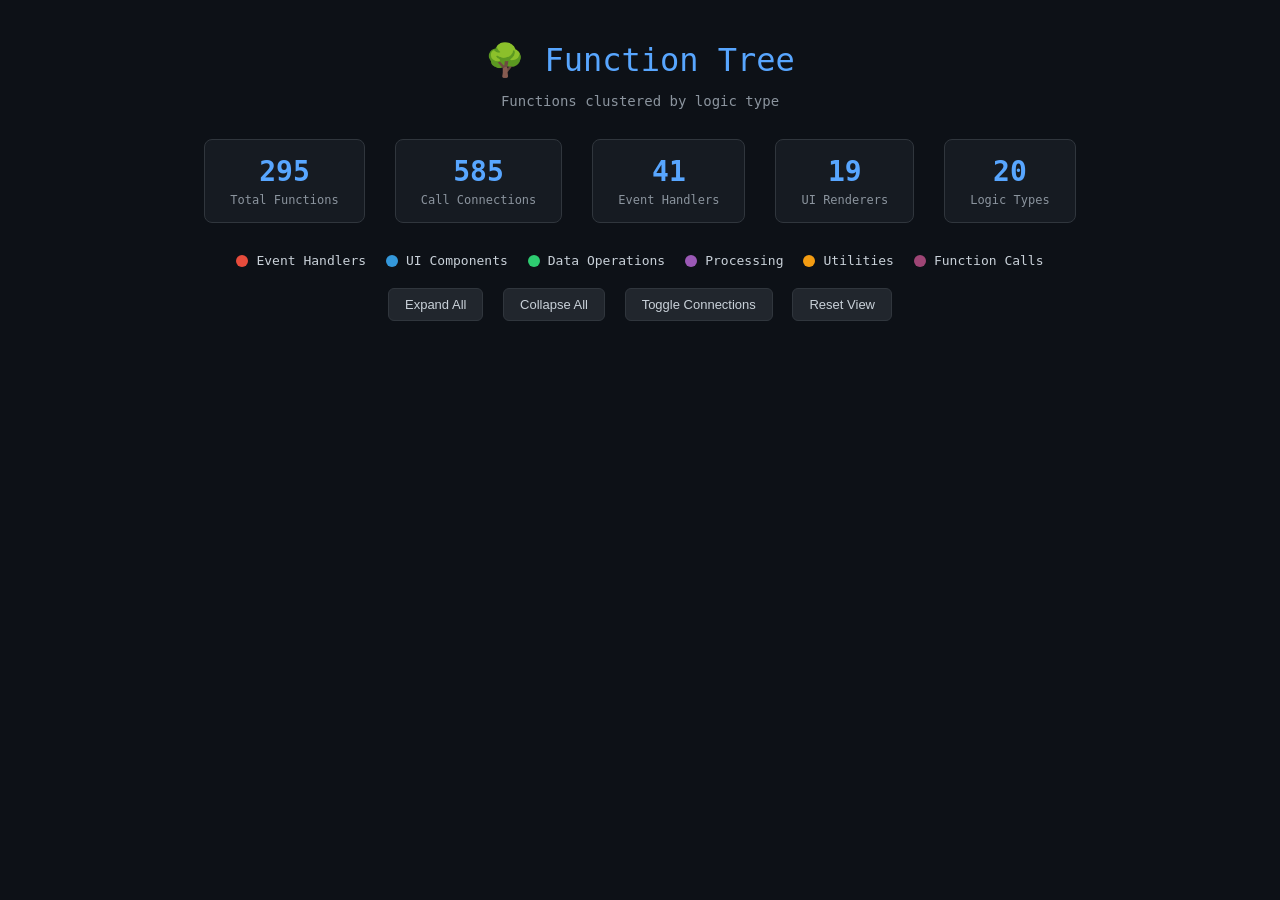
<file: qcmetric/function_tree.html>
<!DOCTYPE html>
<html>
<head>
    <meta charset="utf-8">
    <title>Function Tree - datumTableEditor</title>
    <script src="https://d3js.org/d3.v7.min.js"></script>
    <style>
        * { box-sizing: border-box; }
        body {
            font-family: -apple-system, BlinkMacSystemFont, 'SF Mono', Consolas, monospace;
            background: #0d1117;
            color: #c9d1d9;
            margin: 0;
            padding: 20px;
        }
        h1 {
            text-align: center;
            color: #58a6ff;
            font-weight: 400;
            margin-bottom: 10px;
        }
        .subtitle {
            text-align: center;
            color: #8b949e;
            font-size: 14px;
            margin-bottom: 30px;
        }
        #tree-container {
            width: 100%;
            overflow-x: auto;
        }
        .node {
            cursor: pointer;
        }
        .node circle {
            stroke-width: 2px;
        }
        .node text {
            font-size: 12px;
            fill: #c9d1d9;
        }
        .node--leaf text {
            font-size: 11px;
            fill: #8b949e;
        }
        .link {
            fill: none;
            stroke: #30363d;
            stroke-width: 1.5px;
        }
        .connection {
            fill: none;
            stroke: #ff69b4;
            stroke-width: 1px;
            stroke-opacity: 0.4;
            pointer-events: none;
        }
        .connection.highlight {
            stroke-opacity: 0.9;
            stroke-width: 2px;
        }
        .tooltip {
            position: absolute;
            background: #161b22;
            border: 1px solid #30363d;
            padding: 10px 14px;
            border-radius: 6px;
            font-size: 12px;
            pointer-events: none;
            box-shadow: 0 8px 24px rgba(0,0,0,0.4);
        }
        .tooltip strong {
            color: #58a6ff;
        }
        .stats {
            display: flex;
            justify-content: center;
            gap: 30px;
            margin-bottom: 30px;
            flex-wrap: wrap;
        }
        .stat-box {
            background: #161b22;
            border: 1px solid #30363d;
            border-radius: 8px;
            padding: 15px 25px;
            text-align: center;
        }
        .stat-value {
            font-size: 28px;
            font-weight: bold;
            color: #58a6ff;
        }
        .stat-label {
            font-size: 12px;
            color: #8b949e;
            margin-top: 5px;
        }
        .legend {
            display: flex;
            justify-content: center;
            gap: 20px;
            margin-bottom: 20px;
            flex-wrap: wrap;
        }
        .legend-item {
            display: flex;
            align-items: center;
            gap: 8px;
            font-size: 13px;
        }
        .legend-dot {
            width: 12px;
            height: 12px;
            border-radius: 50%;
        }
        #controls {
            text-align: center;
            margin-bottom: 20px;
        }
        #controls button {
            background: #21262d;
            border: 1px solid #30363d;
            color: #c9d1d9;
            padding: 8px 16px;
            border-radius: 6px;
            cursor: pointer;
            margin: 0 5px;
            font-size: 13px;
        }
        #controls button:hover {
            background: #30363d;
        }
    </style>
</head>
<body>
    <h1>🌳 Function Tree</h1>
    <p class="subtitle">Functions clustered by logic type</p>
    
    <div class="stats">
        <div class="stat-box">
            <div class="stat-value">295</div>
            <div class="stat-label">Total Functions</div>
        </div>
        <div class="stat-box">
            <div class="stat-value">585</div>
            <div class="stat-label">Call Connections</div>
        </div>
        <div class="stat-box">
            <div class="stat-value">41</div>
            <div class="stat-label">Event Handlers</div>
        </div>
        <div class="stat-box">
            <div class="stat-value">19</div>
            <div class="stat-label">UI Renderers</div>
        </div>
        <div class="stat-box">
            <div class="stat-value">20</div>
            <div class="stat-label">Logic Types</div>
        </div>
    </div>
    
    <div class="legend">
        <div class="legend-item"><div class="legend-dot" style="background:#e74c3c"></div>Event Handlers</div>
        <div class="legend-item"><div class="legend-dot" style="background:#3498db"></div>UI Components</div>
        <div class="legend-item"><div class="legend-dot" style="background:#2ecc71"></div>Data Operations</div>
        <div class="legend-item"><div class="legend-dot" style="background:#9b59b6"></div>Processing</div>
        <div class="legend-item"><div class="legend-dot" style="background:#f39c12"></div>Utilities</div>
        <div class="legend-item"><div class="legend-dot" style="background:#ff69b4;opacity:0.6"></div>Function Calls</div>
    </div>
    
    <div id="controls">
        <button onclick="expandAll()">Expand All</button>
        <button onclick="collapseAll()">Collapse All</button>
        <button onclick="toggleConnections()">Toggle Connections</button>
        <button onclick="resetView()">Reset View</button>
    </div>
    
    <div id="tree-container"></div>
    <div class="tooltip" style="display:none"></div>
    
    <script>
        const treeData = {"name": "datumTableEditor", "children": [{"name": "\u26a1 Event Handlers", "color": "#e74c3c", "children": [{"name": "Pagination", "color": "#e74c3c", "children": [{"name": "_first_page", "module": "server", "line": 1319, "decorators": " @Effect", "color": "#e74c3c", "calls": ["save_ui_state"]}, {"name": "_last_page", "module": "server", "line": 1378, "decorators": " @Effect", "color": "#e74c3c", "calls": ["is_lazy_loading", "_get_filtered_rows", "save_ui_state"]}, {"name": "_next_page", "module": "server", "line": 1350, "decorators": " @Effect", "color": "#e74c3c", "calls": ["is_lazy_loading", "_get_filtered_rows", "save_ui_state"]}, {"name": "_page_jump", "module": "server", "line": 1403, "decorators": " @Effect", "color": "#e74c3c", "calls": ["is_lazy_loading", "_get_filtered_rows", "save_ui_state"]}, {"name": "_prev_page", "module": "server", "line": 1333, "decorators": " @Effect", "color": "#e74c3c", "calls": ["save_ui_state"]}, {"name": "_reset_page_on_filter_change", "module": "server", "line": 1452, "decorators": " @Effect", "color": "#e74c3c", "calls": ["save_ui_state"]}, {"name": "_sync_rows_per_page", "module": "server", "line": 1302, "decorators": " @Effect", "color": "#e74c3c", "calls": []}]}, {"name": "Filters", "color": "#e74c3c", "children": [{"name": "_add_filter", "module": "server", "line": 1157, "decorators": " @Effect", "color": "#e74c3c", "calls": []}, {"name": "_apply_filter_value", "module": "server", "line": 1230, "decorators": " @Effect", "color": "#e74c3c", "calls": []}, {"name": "_handle_clear_search", "module": "server", "line": 1443, "decorators": " @Effect", "color": "#e74c3c", "calls": []}, {"name": "_handle_facet_filter", "module": "server", "line": 1084, "decorators": " @Effect", "color": "#e74c3c", "calls": []}, {"name": "_handle_search", "module": "server", "line": 1434, "decorators": " @Effect", "color": "#e74c3c", "calls": []}, {"name": "_remove_filter", "module": "server", "line": 1169, "decorators": " @Effect", "color": "#e74c3c", "calls": []}, {"name": "_set_filter_operator", "module": "server", "line": 1180, "decorators": " @Effect", "color": "#e74c3c", "calls": []}]}, {"name": "Columns", "color": "#e74c3c", "children": [{"name": "_add_all_columns", "module": "server", "line": 897, "decorators": " @Effect", "color": "#e74c3c", "calls": []}, {"name": "_add_column", "module": "server", "line": 875, "decorators": " @Effect", "color": "#e74c3c", "calls": ["parse_column_value", "add_column_to_list"]}, {"name": "_clear_all_columns", "module": "server", "line": 891, "decorators": " @Effect", "color": "#e74c3c", "calls": []}, {"name": "_delete_preset", "module": "server", "line": 992, "decorators": " @Effect", "color": "#e74c3c", "calls": ["delete_preset", "_save_presets", "_save_active_preset", "get_preset_columns_and_widths"]}, {"name": "_handle_cell_reset", "module": "server", "line": 1602, "decorators": " @Effect", "color": "#e74c3c", "calls": ["perform_cell_edit", "save_log_to_file", "_require_editor"]}, {"name": "_load_preset", "module": "server", "line": 942, "decorators": " @Effect", "color": "#e74c3c", "calls": ["get_preset_columns_and_widths", "_save_active_preset", "save_ui_state"]}, {"name": "_refresh_presets", "module": "server", "line": 824, "decorators": " @Effect", "color": "#e74c3c", "calls": ["load_presets"]}, {"name": "_remove_column", "module": "server", "line": 883, "decorators": " @Effect", "color": "#e74c3c", "calls": ["parse_column_value", "remove_column_from_list"]}, {"name": "_reset_columns", "module": "server", "line": 925, "decorators": " @Effect", "color": "#e74c3c", "calls": ["_save_active_preset"]}, {"name": "_save_preset", "module": "server", "line": 963, "decorators": " @Effect", "color": "#e74c3c", "calls": ["create_preset_data", "_save_presets", "_save_active_preset"]}, {"name": "_sort_column", "module": "server", "line": 903, "decorators": " @Effect", "color": "#e74c3c", "calls": ["save_ui_state", "sort_dataframe"]}, {"name": "_update_column_order", "module": "server", "line": 861, "decorators": " @Effect", "color": "#e74c3c", "calls": ["parse_column_order"]}, {"name": "_update_column_widths", "module": "server", "line": 934, "decorators": " @Effect", "color": "#e74c3c", "calls": []}]}, {"name": "Presets", "color": "#e74c3c", "children": [{"name": "_save_current_layout", "module": "server", "line": 978, "decorators": " @Effect", "color": "#e74c3c", "calls": ["create_preset_data", "_save_presets"]}]}, {"name": "Cell Editing", "color": "#e74c3c", "children": [{"name": "_cell_click", "module": "server", "line": 2278, "decorators": " @Effect", "color": "#e74c3c", "calls": ["_emit"]}, {"name": "_handle_cell_edit", "module": "server", "line": 1549, "decorators": " @Effect", "color": "#e74c3c", "calls": ["process_cell_edit_action", "_require_editor", "perform_cell_edit", "save_log_to_file"]}, {"name": "_handle_undo", "module": "server", "line": 1529, "decorators": " @Effect", "color": "#e74c3c", "calls": ["process_undo_action", "perform_undo", "_require_editor", "save_log_to_file"]}, {"name": "_save_modifications", "module": "server", "line": 1655, "decorators": " @Effect", "color": "#e74c3c", "calls": ["save_modifications_to_file", "_require_editor"]}]}, {"name": "Approval Flow", "color": "#e74c3c", "children": [{"name": "_approve_data", "module": "server", "line": 1849, "decorators": " @Effect", "color": "#e74c3c", "calls": ["get_selected_row_indices", "_get_selected_pks", "save_log_to_file", "_require_editor", "create_approval_entry", "_save_status_to_db"]}, {"name": "_clear_approval", "module": "server", "line": 1948, "decorators": " @Effect", "color": "#e74c3c", "calls": []}, {"name": "_export_status_report", "module": "server", "line": 1667, "decorators": " @Effect", "color": "#e74c3c", "calls": ["_get_modification_summary", "export_status_report"]}, {"name": "_reject_data", "module": "server", "line": 1905, "decorators": " @Effect", "color": "#e74c3c", "calls": ["get_selected_row_indices", "_get_selected_pks", "save_log_to_file", "_require_editor", "create_rejection_entry", "_save_status_to_db"]}]}, {"name": "Data Actions", "color": "#e74c3c", "children": [{"name": "_handle_copy_request", "module": "server", "line": 1022, "decorators": " @Effect", "color": "#e74c3c", "calls": ["_get_filtered_rows"]}, {"name": "_prepare_export", "module": "server", "line": 1682, "decorators": " @Effect", "color": "#e74c3c", "calls": ["get_selected_row_indices", "is_lazy_loading", "_fetch_all_filtered_data", "_get_filtered_rows", "sort_dataframe"]}, {"name": "_reload_data", "module": "server", "line": 1833, "decorators": " @Effect", "color": "#e74c3c", "calls": ["is_lazy_loading", "_refresh_count", "load_data_from_source", "load_modifications_log"]}]}, {"name": "Other Effects", "color": "#e74c3c", "children": [{"name": "_exit_synthesis", "module": "server", "line": 2218, "decorators": " @Effect", "color": "#e74c3c", "calls": ["deactivate_synthesis_fetcher", "load_data_from_source"]}, {"name": "_review_detail", "module": "server", "line": 2241, "decorators": " @Effect", "color": "#e74c3c", "calls": ["get_selected_row_indices", "_get_selected_pks", "_emit", "_get_selected_pks", "_emit"]}]}]}, {"name": "\ud83c\udfa8 UI Components", "color": "#3498db", "children": [{"name": "Renderers", "color": "#3498db", "children": [{"name": "_namespace_holder", "module": "server", "line": 733, "decorators": " @ui", "color": "#3498db", "calls": []}, {"name": "add_filter_btn_ui", "module": "server", "line": 1130, "decorators": " @ui", "color": "#3498db", "calls": []}, {"name": "approval_status_ui", "module": "server", "line": 1514, "decorators": " @ui", "color": "#3498db", "calls": []}, {"name": "available_columns_modal", "module": "server", "line": 852, "decorators": " @ui", "color": "#3498db", "calls": ["build_columns_modal_content"]}, {"name": "available_filter_columns", "module": "server", "line": 1143, "decorators": " @ui", "color": "#3498db", "calls": ["is_lazy_loading", "build_filter_column_buttons"]}, {"name": "copy_column_list", "module": "server", "line": 1013, "decorators": " @ui", "color": "#3498db", "calls": ["get_ordered_columns", "build_copy_column_buttons"]}, {"name": "current_preset_name", "module": "server", "line": 818, "decorators": " @text", "color": "#3498db", "calls": []}, {"name": "data_summary", "module": "server", "line": 780, "decorators": " @text", "color": "#3498db", "calls": ["is_lazy_loading"]}, {"name": "dynamic_filters", "module": "server", "line": 1103, "decorators": " @ui", "color": "#3498db", "calls": ["is_lazy_loading", "build_dynamic_filters_panel", "is_lazy_loading", "build_dynamic_filters_panel"]}, {"name": "export_download_ui", "module": "server", "line": 1754, "decorators": " @ui", "color": "#3498db", "calls": []}, {"name": "facet_panels_ui", "module": "server", "line": 1043, "decorators": " @ui", "color": "#3498db", "calls": ["is_lazy_loading", "get_value_counts"]}, {"name": "modifications_log_ui", "module": "server", "line": 1521, "decorators": " @ui", "color": "#3498db", "calls": []}, {"name": "pagination_controls", "module": "server", "line": 1279, "decorators": " @ui", "color": "#3498db", "calls": ["is_lazy_loading", "_get_filtered_rows", "build_pagination_controls_all", "calculate_pagination", "build_pagination_controls_paged"]}, {"name": "preset_menu_items", "module": "server", "line": 841, "decorators": " @ui", "color": "#3498db", "calls": ["build_preset_menu_items"]}, {"name": "selection_mode_ui", "module": "server", "line": 768, "decorators": " @ui", "color": "#3498db", "calls": []}, {"name": "stats_histogram", "module": "server", "line": 793, "decorators": " @ui", "color": "#3498db", "calls": ["_get_status_counts"]}, {"name": "synthesis_mode_banner", "module": "server", "line": 1968, "decorators": " @ui", "color": "#3498db", "calls": []}, {"name": "synthesis_query_preview", "module": "server", "line": 1957, "decorators": " @ui", "color": "#3498db", "calls": []}, {"name": "synthesis_status", "module": "server", "line": 1982, "decorators": " @ui", "color": "#3498db", "calls": ["check_synthesis_table_exists", "_get_synthesis_age_minutes", "_get_synthesis_age_minutes"]}, {"name": "table_container", "module": "server", "line": 1470, "decorators": " @ui", "color": "#3498db", "calls": ["is_lazy_loading", "build_table_container", "_fetch_page_data", "_get_filtered_rows", "get_paginated_indices"]}, {"name": "viewer_mode_ui", "module": "server", "line": 746, "decorators": " @ui", "color": "#3498db", "calls": []}]}, {"name": "Builders", "color": "#3498db", "children": [{"name": "create_preset_data", "module": "column_utils", "line": 73, "decorators": "", "color": "#3498db", "calls": []}, {"name": "create_approval_entry", "module": "data_operations", "line": 486, "decorators": "", "color": "#3498db", "calls": []}, {"name": "create_rejection_entry", "module": "data_operations", "line": 505, "decorators": "", "color": "#3498db", "calls": []}, {"name": "build_available_column_tag", "module": "modal_utils", "line": 36, "decorators": "", "color": "#3498db", "calls": ["_mask"]}, {"name": "build_columns_modal_content", "module": "modal_utils", "line": 48, "decorators": "", "color": "#3498db", "calls": ["build_current_column_tag", "build_available_column_tag", "_mask"]}, {"name": "build_copy_column_buttons", "module": "modal_utils", "line": 142, "decorators": "", "color": "#3498db", "calls": ["_mask"]}, {"name": "build_current_column_tag", "module": "modal_utils", "line": 20, "decorators": "", "color": "#3498db", "calls": ["_mask"]}, {"name": "build_dynamic_filter_element", "module": "modal_utils", "line": 233, "decorators": "", "color": "#3498db", "calls": ["_mask"]}, {"name": "build_dynamic_filters_panel", "module": "modal_utils", "line": 444, "decorators": "", "color": "#3498db", "calls": ["_is_operator_filter", "_looks_like_dates", "build_dynamic_filter_element", "build_dynamic_filter_element", "_looks_like_dates"]}, {"name": "build_filter_column_buttons", "module": "modal_utils", "line": 159, "decorators": "", "color": "#3498db", "calls": ["_mask"]}, {"name": "build_operator_filter_element", "module": "modal_utils", "line": 180, "decorators": "", "color": "#3498db", "calls": ["_mask"]}, {"name": "build_preset_menu_items", "module": "modal_utils", "line": 116, "decorators": "", "color": "#3498db", "calls": []}, {"name": "build_pagination_controls_all", "module": "pagination_utils", "line": 38, "decorators": "", "color": "#3498db", "calls": ["build_rows_per_page_selector"]}, {"name": "build_pagination_controls_paged", "module": "pagination_utils", "line": 51, "decorators": "", "color": "#3498db", "calls": ["build_rows_per_page_selector"]}, {"name": "build_rows_per_page_selector", "module": "pagination_utils", "line": 8, "decorators": "", "color": "#3498db", "calls": []}, {"name": "create_server", "module": "server", "line": 73, "decorators": "", "color": "#3498db", "calls": ["load_config_instance", "load_ui_state", "load_modifications_log", "reload_data", "save_ui_state", "load_ui_state", "sort_dataframe", "get_edited_cells", "load_modifications_log", "load_modifications_log", "load_presets", "load_active_preset", "_convert_default_filters", "activate_synthesis_fetcher", "is_lazy_loading", "get_filtered_rows", "get_filtered_rows", "is_lazy_loading", "is_lazy_loading", "save_presets", "save_active_preset", "is_lazy_loading", "load_presets", "build_preset_menu_items", "build_columns_modal_content", "parse_column_order", "parse_column_value", "parse_column_value", "_save_active_preset", "create_preset_data", "_save_presets", "delete_preset", "get_ordered_columns", "build_copy_column_buttons", "is_lazy_loading", "build_dynamic_filters_panel", "is_lazy_loading", "build_filter_column_buttons", "save_ui_state", "is_lazy_loading", "is_lazy_loading", "is_lazy_loading", "save_ui_state", "process_undo_action", "perform_undo", "process_cell_edit_action", "perform_cell_edit", "save_log_to_file", "save_modifications_to_file", "_get_modification_summary", "export_status_report", "is_lazy_loading", "get_selected_row_indices", "_get_selected_pks", "save_log_to_file", "get_selected_row_indices", "_get_selected_pks", "save_log_to_file", "deactivate_synthesis_fetcher", "get_selected_row_indices", "_emit", "check_synthesis_table_exists", "get_synthesis_table_name", "activate_synthesis_fetcher", "_build_query_params", "get_status_counts", "_get_row_status", "_build_query_params", "fetch_page", "get_filtered_count", "_get_filtered_rows", "_build_query_params", "fetch_all_filtered", "_get_filtered_rows", "_get_status_counts", "save_ui_state", "get_preset_columns_and_widths", "_save_active_preset", "save_ui_state", "create_preset_data", "_save_presets", "_save_active_preset", "_get_filtered_rows", "is_lazy_loading", "build_dynamic_filters_panel", "is_lazy_loading", "save_ui_state", "_get_filtered_rows", "_get_filtered_rows", "save_ui_state", "_get_filtered_rows", "is_lazy_loading", "build_table_container", "_require_editor", "save_log_to_file", "_require_editor", "perform_cell_edit", "save_log_to_file", "_require_editor", "_require_editor", "_refresh_count", "load_data_from_source", "load_modifications_log", "_require_editor", "create_approval_entry", "_save_status_to_db", "_require_editor", "create_rejection_entry", "_save_status_to_db", "activate_synthesis_fetcher", "activate_synthesis_fetcher", "_get_selected_pks", "_emit", "_get_selected_pks", "_emit", "get_synthesis_table_name", "_get_synthesis_age_minutes", "get_synthesis_table_name", "save_modification_to_db", "add_column_to_list", "remove_column_from_list", "sort_dataframe", "_save_presets", "_get_filtered_rows", "build_pagination_controls_all", "calculate_pagination", "build_pagination_controls_paged", "save_ui_state", "save_ui_state", "_fetch_page_data", "_get_filtered_rows", "get_paginated_indices", "get_selected_row_indices", "is_lazy_loading", "check_synthesis_table_exists", "get_synthesis_table_name", "get_synthesis_table_name", "load_data_from_source", "_stamp_synthesis_comment", "_read_synthesis_table", "update_data_in_db", "save_modification_to_db", "_save_active_preset", "get_preset_columns_and_widths", "is_lazy_loading", "get_value_counts", "_fetch_all_filtered_data", "_get_filtered_rows", "_get_synthesis_age_minutes", "_get_synthesis_age_minutes", "update_data_in_db", "save_modification_to_db", "sort_dataframe"]}, {"name": "build_data_table", "module": "table_utils", "line": 240, "decorators": "", "color": "#3498db", "calls": ["build_table_header", "build_table_body"]}, {"name": "build_draggable_header_cell", "module": "table_utils", "line": 58, "decorators": "", "color": "#3498db", "calls": ["_mask"]}, {"name": "build_status_badge", "module": "table_utils", "line": 110, "decorators": "", "color": "#3498db", "calls": []}, {"name": "build_table_body", "module": "table_utils", "line": 226, "decorators": "", "color": "#3498db", "calls": ["build_table_row"]}, {"name": "build_table_container", "module": "table_utils", "line": 247, "decorators": "", "color": "#3498db", "calls": ["build_data_table"]}, {"name": "build_table_header", "module": "table_utils", "line": 85, "decorators": "", "color": "#3498db", "calls": ["build_draggable_header_cell"]}, {"name": "build_table_row", "module": "table_utils", "line": 132, "decorators": "", "color": "#3498db", "calls": ["_format_array_value", "build_status_badge", "_format_cell_value"]}, {"name": "create_app_ui", "module": "ui", "line": 59, "decorators": "", "color": "#3498db", "calls": ["load_config_only", "_load_css_files", "_load_js_files"]}]}]}, {"name": "\ud83d\udcca Data Operations", "color": "#2ecc71", "children": [{"name": "Loaders", "color": "#2ecc71", "children": [{"name": "get_ordered_columns", "module": "column_utils", "line": 81, "decorators": "", "color": "#2ecc71", "calls": []}, {"name": "get_preset_columns_and_widths", "module": "column_utils", "line": 62, "decorators": "", "color": "#2ecc71", "calls": []}, {"name": "_get_datum_client", "module": "config", "line": 78, "decorators": "", "color": "#2ecc71", "calls": []}, {"name": "_get_display_columns", "module": "config", "line": 261, "decorators": "", "color": "#2ecc71", "calls": []}, {"name": "_get_modifications_log_path", "module": "config", "line": 289, "decorators": "", "color": "#2ecc71", "calls": []}, {"name": "_load_from_database", "module": "config", "line": 175, "decorators": "", "color": "#2ecc71", "calls": ["_format_table_name", "_format_table_name"]}, {"name": "_load_from_datum", "module": "config", "line": 104, "decorators": "", "color": "#2ecc71", "calls": ["_format_table_name", "_format_table_name", "_execute_sql_via_datum", "_execute_sql_via_datum"]}, {"name": "_load_initial_data", "module": "config", "line": 54, "decorators": "", "color": "#2ecc71", "calls": ["_load_from_database", "_load_from_datum"]}, {"name": "_load_modifications_from_datum", "module": "config", "line": 368, "decorators": "", "color": "#2ecc71", "calls": ["_format_table_name", "_execute_sql_via_datum", "_aggregate_approval_rejection_entries"]}, {"name": "_load_modifications_from_db", "module": "config", "line": 417, "decorators": "", "color": "#2ecc71", "calls": ["_format_table_name", "_aggregate_approval_rejection_entries"]}, {"name": "get_all_modification_statuses", "module": "config", "line": 698, "decorators": "", "color": "#2ecc71", "calls": []}, {"name": "get_modification_status", "module": "config", "line": 648, "decorators": "", "color": "#2ecc71", "calls": []}, {"name": "load_data_from_source", "module": "config", "line": 70, "decorators": "", "color": "#2ecc71", "calls": ["_load_initial_data"]}, {"name": "load_modifications_log", "module": "config", "line": 301, "decorators": "", "color": "#2ecc71", "calls": ["_load_modifications_from_db", "_load_modifications_from_datum"]}, {"name": "load_ui_state", "module": "config", "line": 805, "decorators": "", "color": "#2ecc71", "calls": ["load_ui_state"]}, {"name": "_app_cache_get", "module": "config_instance", "line": 31, "decorators": "", "color": "#2ecc71", "calls": []}, {"name": "_fetch_metadata", "module": "config_instance", "line": 336, "decorators": "", "color": "#2ecc71", "calls": ["_get_column_types_from_schema", "_get_column_types_from_schema", "execute_sql", "execute_sql", "_get_columns_from_schema_datum"]}, {"name": "_get_column_types_from_schema", "module": "config_instance", "line": 511, "decorators": "", "color": "#2ecc71", "calls": ["execute_sql"]}, {"name": "_get_columns_from_schema_datum", "module": "config_instance", "line": 486, "decorators": "", "color": "#2ecc71", "calls": ["execute_sql"]}, {"name": "_get_display_columns", "module": "config_instance", "line": 2374, "decorators": "", "color": "#2ecc71", "calls": []}, {"name": "_get_engine", "module": "config_instance", "line": 1561, "decorators": "", "color": "#2ecc71", "calls": []}, {"name": "_get_preset_table_name", "module": "config_instance", "line": 3745, "decorators": "", "color": "#2ecc71", "calls": []}, {"name": "_get_presets_datum", "module": "config_instance", "line": 3990, "decorators": "", "color": "#2ecc71", "calls": ["_get_preset_table_name", "_format_table_name", "execute_sql"]}, {"name": "_get_synthesis_age_minutes", "module": "config_instance", "line": 2551, "decorators": "", "color": "#2ecc71", "calls": ["get_synthesis_table_name", "execute_sql", "_get_engine"]}, {"name": "_load_all", "module": "config_instance", "line": 1570, "decorators": "", "color": "#2ecc71", "calls": ["_get_display_columns", "_load_data"]}, {"name": "_load_data", "module": "config_instance", "line": 1705, "decorators": "", "color": "#2ecc71", "calls": ["_app_cache_get", "_load_from_datum", "_load_from_database", "_app_cache_set"]}, {"name": "_load_from_database", "module": "config_instance", "line": 1912, "decorators": "", "color": "#2ecc71", "calls": ["_ensure_data_table_exists", "_get_engine", "_apply_field_modifications", "_reconcile_status_column", "_ensure_mods_table_exists", "_build_mod_cte_and_join", "_build_mod_status_expr"]}, {"name": "_load_from_datum", "module": "config_instance", "line": 2150, "decorators": "", "color": "#2ecc71", "calls": ["_ensure_data_table_exists", "execute_sql", "_apply_field_modifications_datum", "_reconcile_status_column", "_ensure_mods_table_exists", "_build_mod_cte_and_join", "_cleanup_corrupted_modifications_datum", "_build_mod_status_expr"]}, {"name": "_load_modifications_from_datum", "module": "config_instance", "line": 2840, "decorators": "", "color": "#2ecc71", "calls": ["_ensure_mods_table_exists", "_format_table_name", "_aggregate_approval_rejection_entries", "execute_sql"]}, {"name": "_load_modifications_from_db", "module": "config_instance", "line": 2908, "decorators": "", "color": "#2ecc71", "calls": ["_ensure_mods_table_exists", "_get_engine", "_format_table_name", "_aggregate_approval_rejection_entries"]}, {"name": "_load_ui_state_datum", "module": "config_instance", "line": 3689, "decorators": "", "color": "#2ecc71", "calls": ["_ensure_state_table_exists", "execute_sql"]}, {"name": "activate_synthesis_fetcher", "module": "config_instance", "line": 1638, "decorators": "", "color": "#2ecc71", "calls": ["_init_connection", "_fetch_metadata", "set_table_override"]}, {"name": "data_fetcher", "module": "config_instance", "line": 1629, "decorators": " @property", "color": "#2ecc71", "calls": []}, {"name": "deactivate_synthesis_fetcher", "module": "config_instance", "line": 1673, "decorators": "", "color": "#2ecc71", "calls": ["clear_table_override"]}, {"name": "fetch_all_filtered", "module": "config_instance", "line": 1222, "decorators": "", "color": "#2ecc71", "calls": ["_build_where_clause", "_build_order_clause", "_build_status_filter_clause", "_apply_field_modifications", "_reconcile_status_column", "_build_mod_cte_and_join", "execute_sql", "_build_mod_status_expr"]}, {"name": "fetch_page", "module": "config_instance", "line": 1132, "decorators": "", "color": "#2ecc71", "calls": ["_build_where_clause", "_build_order_clause", "_build_status_filter_clause", "_apply_field_modifications", "_reconcile_status_column", "_build_mod_cte_and_join", "execute_sql", "_build_mod_status_expr"]}, {"name": "get_default_preset", "module": "config_instance", "line": 4091, "decorators": "", "color": "#2ecc71", "calls": ["get_presets"]}, {"name": "get_edited_cells", "module": "config_instance", "line": 2133, "decorators": "", "color": "#2ecc71", "calls": []}, {"name": "get_filtered_count", "module": "config_instance", "line": 1065, "decorators": "", "color": "#2ecc71", "calls": ["_build_where_clause", "_has_status_filter", "_build_mod_cte_and_join", "execute_sql", "_build_mod_status_expr", "_build_status_filter_clause"]}, {"name": "get_original_value", "module": "config_instance", "line": 2142, "decorators": "", "color": "#2ecc71", "calls": []}, {"name": "get_presets", "module": "config_instance", "line": 3949, "decorators": "", "color": "#2ecc71", "calls": ["_ensure_preset_table_exists", "_get_presets_datum", "_get_preset_table_name", "_format_table_name", "_get_engine"]}, {"name": "get_status_counts", "module": "config_instance", "line": 888, "decorators": "", "color": "#2ecc71", "calls": ["_build_where_clause", "execute_sql"]}, {"name": "get_synthesis_table_name", "module": "config_instance", "line": 2538, "decorators": "", "color": "#2ecc71", "calls": []}, {"name": "get_unique_values", "module": "config_instance", "line": 577, "decorators": "", "color": "#2ecc71", "calls": ["execute_sql"]}, {"name": "get_value_counts", "module": "config_instance", "line": 604, "decorators": "", "color": "#2ecc71", "calls": ["execute_sql"]}, {"name": "is_lazy_loading", "module": "config_instance", "line": 1634, "decorators": " @property", "color": "#2ecc71", "calls": []}, {"name": "load_config_instance", "module": "config_instance", "line": 4102, "decorators": "", "color": "#2ecc71", "calls": []}, {"name": "load_config_only", "module": "config_instance", "line": 4116, "decorators": "", "color": "#2ecc71", "calls": []}, {"name": "load_modifications_log", "module": "config_instance", "line": 2380, "decorators": "", "color": "#2ecc71", "calls": ["_load_modifications_from_datum", "_load_modifications_from_db"]}, {"name": "load_ui_state", "module": "config_instance", "line": 3625, "decorators": "", "color": "#2ecc71", "calls": ["_ensure_state_table_exists", "_load_ui_state_datum", "_format_table_name", "_get_engine"]}, {"name": "reload_data", "module": "config_instance", "line": 3009, "decorators": "", "color": "#2ecc71", "calls": ["invalidate_data_cache", "_load_data"]}, {"name": "_get_row_pk", "module": "data_operations", "line": 28, "decorators": "", "color": "#2ecc71", "calls": []}, {"name": "get_copy_column_values", "module": "data_operations", "line": 536, "decorators": "", "color": "#2ecc71", "calls": []}, {"name": "get_paginated_indices", "module": "data_operations", "line": 560, "decorators": "", "color": "#2ecc71", "calls": []}, {"name": "get_selected_row_indices", "module": "data_operations", "line": 524, "decorators": "", "color": "#2ecc71", "calls": []}, {"name": "get_filtered_rows", "module": "filter_utils", "line": 148, "decorators": "", "color": "#2ecc71", "calls": ["_is_operator_filter", "_row_matches_operator"]}, {"name": "load_active_preset", "module": "preset_utils", "line": 125, "decorators": "", "color": "#2ecc71", "calls": ["get_default_preset"]}, {"name": "load_presets", "module": "preset_utils", "line": 42, "decorators": "", "color": "#2ecc71", "calls": ["get_presets", "_get_preset_table_name"]}, {"name": "get_change_summary", "module": "process_mods", "line": 66, "decorators": "", "color": "#2ecc71", "calls": []}, {"name": "load_modifications", "module": "process_mods", "line": 29, "decorators": "", "color": "#2ecc71", "calls": []}, {"name": "load_original_data", "module": "process_mods", "line": 25, "decorators": "", "color": "#2ecc71", "calls": []}, {"name": "_fetch_all_filtered_data", "module": "server", "line": 713, "decorators": "", "color": "#2ecc71", "calls": ["is_lazy_loading", "_build_query_params", "fetch_all_filtered", "_get_filtered_rows"]}, {"name": "_fetch_page_data", "module": "server", "line": 687, "decorators": "", "color": "#2ecc71", "calls": ["is_lazy_loading", "_build_query_params", "fetch_page", "get_filtered_count", "_get_filtered_rows"]}, {"name": "_get_export_filename", "module": "server", "line": 1808, "decorators": "", "color": "#2ecc71", "calls": []}, {"name": "_get_filtered_rows", "module": "server", "line": 620, "decorators": "", "color": "#2ecc71", "calls": ["get_filtered_rows"]}, {"name": "_get_modification_summary", "module": "server", "line": 615, "decorators": "", "color": "#2ecc71", "calls": []}, {"name": "_get_row_status", "module": "server", "line": 512, "decorators": "", "color": "#2ecc71", "calls": []}, {"name": "_get_selected_pks", "module": "server", "line": 423, "decorators": "", "color": "#2ecc71", "calls": []}, {"name": "_get_status_counts", "module": "server", "line": 553, "decorators": "", "color": "#2ecc71", "calls": ["is_lazy_loading", "get_filtered_rows", "_build_query_params", "get_status_counts", "_get_row_status"]}, {"name": "is_lazy_loading", "module": "server", "line": 169, "decorators": "", "color": "#2ecc71", "calls": []}, {"name": "load_data_from_source", "module": "server", "line": 137, "decorators": "", "color": "#2ecc71", "calls": ["reload_data"]}, {"name": "load_modifications_log", "module": "server", "line": 134, "decorators": "", "color": "#2ecc71", "calls": ["load_modifications_log"]}, {"name": "load_ui_state", "module": "server", "line": 146, "decorators": "", "color": "#2ecc71", "calls": ["load_ui_state"]}, {"name": "_load_css_files", "module": "ui", "line": 10, "decorators": "", "color": "#2ecc71", "calls": []}, {"name": "_load_js_files", "module": "ui", "line": 34, "decorators": "", "color": "#2ecc71", "calls": []}]}, {"name": "Savers", "color": "#2ecc71", "children": [{"name": "_save_modification_to_datum", "module": "config", "line": 511, "decorators": "", "color": "#2ecc71", "calls": ["_format_table_name", "_execute_sql_via_datum"]}, {"name": "_update_data_via_datum", "module": "config", "line": 620, "decorators": "", "color": "#2ecc71", "calls": ["_format_table_name", "_execute_sql_via_datum"]}, {"name": "save_modification_to_db", "module": "config", "line": 468, "decorators": "", "color": "#2ecc71", "calls": ["_save_modification_to_datum", "_format_table_name"]}, {"name": "save_ui_state", "module": "config", "line": 767, "decorators": "", "color": "#2ecc71", "calls": ["save_ui_state"]}, {"name": "update_data_in_db", "module": "config", "line": 583, "decorators": "", "color": "#2ecc71", "calls": ["_update_data_via_datum", "_format_table_name"]}, {"name": "_save_modification_to_datum", "module": "config_instance", "line": 3070, "decorators": "", "color": "#2ecc71", "calls": ["_ensure_mods_table_exists", "execute_sql", "invalidate_mods_cache"]}, {"name": "_save_preset_datum", "module": "config_instance", "line": 3883, "decorators": "", "color": "#2ecc71", "calls": ["_get_preset_table_name", "_format_table_name", "execute_sql", "execute_sql"]}, {"name": "_save_ui_state_datum", "module": "config_instance", "line": 3558, "decorators": "", "color": "#2ecc71", "calls": ["_ensure_state_table_exists", "execute_sql"]}, {"name": "_update_data_in_datum", "module": "config_instance", "line": 3320, "decorators": "", "color": "#2ecc71", "calls": ["execute_sql"]}, {"name": "_update_status_in_db", "module": "config_instance", "line": 1315, "decorators": "", "color": "#2ecc71", "calls": ["execute_sql", "_get_engine"]}, {"name": "save_modification_to_db", "module": "config_instance", "line": 3016, "decorators": "", "color": "#2ecc71", "calls": ["_ensure_mods_table_exists", "_save_modification_to_datum", "_get_engine", "_format_table_name", "invalidate_mods_cache"]}, {"name": "save_preset", "module": "config_instance", "line": 3836, "decorators": "", "color": "#2ecc71", "calls": ["_ensure_preset_table_exists", "_save_preset_datum", "_get_preset_table_name", "_format_table_name", "_get_engine"]}, {"name": "save_ui_state", "module": "config_instance", "line": 3484, "decorators": "", "color": "#2ecc71", "calls": ["_ensure_state_table_exists", "_save_ui_state_datum", "_format_table_name", "_get_engine"]}, {"name": "update_data_in_db", "module": "config_instance", "line": 3278, "decorators": "", "color": "#2ecc71", "calls": ["_update_data_in_datum", "_get_engine", "_format_table_name"]}, {"name": "save_log_to_file", "module": "data_operations", "line": 441, "decorators": "", "color": "#2ecc71", "calls": []}, {"name": "save_modifications_to_file", "module": "data_operations", "line": 418, "decorators": "", "color": "#2ecc71", "calls": ["save_log_to_file"]}, {"name": "save_active_preset", "module": "preset_utils", "line": 149, "decorators": "", "color": "#2ecc71", "calls": ["get_presets", "save_preset"]}, {"name": "save_presets", "module": "preset_utils", "line": 84, "decorators": "", "color": "#2ecc71", "calls": ["get_presets", "delete_preset", "save_preset", "delete_preset"]}, {"name": "process_and_save", "module": "process_mods", "line": 168, "decorators": "", "color": "#2ecc71", "calls": ["load_original_data", "load_modifications", "apply_modifications", "get_change_summary", "export_transformations", "export_transformations", "export_transformations"]}, {"name": "_save_active_preset", "module": "server", "line": 728, "decorators": "", "color": "#2ecc71", "calls": ["save_active_preset"]}, {"name": "_save_presets", "module": "server", "line": 725, "decorators": "", "color": "#2ecc71", "calls": ["save_presets"]}, {"name": "_save_status_to_db", "module": "server", "line": 438, "decorators": "", "color": "#2ecc71", "calls": ["save_modification_to_db", "update_data_in_db", "save_modification_to_db", "update_data_in_db", "save_modification_to_db"]}, {"name": "save_ui_state", "module": "server", "line": 140, "decorators": "", "color": "#2ecc71", "calls": ["save_ui_state"]}]}, {"name": "Database", "color": "#2ecc71", "children": [{"name": "__init__", "module": "datum", "line": 190, "decorators": "", "color": "#2ecc71", "calls": []}]}]}, {"name": "\u2699\ufe0f Processing", "color": "#9b59b6", "children": [{"name": "Processors", "color": "#9b59b6", "children": [{"name": "perform_cell_edit", "module": "data_operations", "line": 245, "decorators": "", "color": "#9b59b6", "calls": ["_get_row_pk", "update_data_in_db", "update_data_in_db", "save_modification_to_db", "save_modification_to_db", "_pk_to_string", "update_data_in_db", "save_modification_to_db", "update_data_in_db", "save_modification_to_db"]}, {"name": "perform_undo", "module": "data_operations", "line": 66, "decorators": "", "color": "#9b59b6", "calls": ["update_data_in_db", "save_modification_to_db", "_pk_to_string", "mark_modification_undone_in_db", "update_data_in_db", "save_modification_to_db", "_pk_to_string", "mark_modification_undone_in_db", "update_data_in_db", "update_data_in_db"]}, {"name": "execute_sql", "module": "datum", "line": 246, "decorators": "", "color": "#9b59b6", "calls": ["validate_sql_safety", "_call_proxy"]}, {"name": "process_approval_action", "module": "event_handlers", "line": 10, "decorators": "", "color": "#9b59b6", "calls": []}, {"name": "process_cell_edit_action", "module": "event_handlers", "line": 76, "decorators": "", "color": "#9b59b6", "calls": []}, {"name": "process_rejection_action", "module": "event_handlers", "line": 37, "decorators": "", "color": "#9b59b6", "calls": []}, {"name": "process_undo_action", "module": "event_handlers", "line": 64, "decorators": "", "color": "#9b59b6", "calls": []}, {"name": "apply_modifications", "module": "process_mods", "line": 36, "decorators": "", "color": "#9b59b6", "calls": []}]}, {"name": "Transformers", "color": "#9b59b6", "children": [{"name": "parse_column_value", "module": "column_utils", "line": 10, "decorators": "", "color": "#9b59b6", "calls": []}, {"name": "export_transformations", "module": "process_mods", "line": 101, "decorators": "", "color": "#9b59b6", "calls": ["_export_as_csv", "_export_as_json", "_export_as_sql"]}]}, {"name": "Sort Logic", "color": "#9b59b6", "children": [{"name": "parse_column_order", "module": "column_utils", "line": 17, "decorators": "", "color": "#9b59b6", "calls": []}, {"name": "sort_dataframe", "module": "column_utils", "line": 40, "decorators": "", "color": "#9b59b6", "calls": []}]}, {"name": "Validators", "color": "#9b59b6", "children": [{"name": "check_synthesis_table_exists", "module": "config_instance", "line": 2806, "decorators": "", "color": "#9b59b6", "calls": ["get_synthesis_table_name", "execute_sql", "_get_engine"]}, {"name": "invalidate_data_cache", "module": "config_instance", "line": 1750, "decorators": "", "color": "#9b59b6", "calls": ["_app_cache_invalidate"]}, {"name": "invalidate_mods_cache", "module": "config_instance", "line": 2411, "decorators": "", "color": "#9b59b6", "calls": []}, {"name": "is_cell_edited", "module": "config_instance", "line": 2137, "decorators": "", "color": "#9b59b6", "calls": []}, {"name": "is_date_column", "module": "config_instance", "line": 558, "decorators": "", "color": "#9b59b6", "calls": []}, {"name": "validate_sql_safety", "module": "datum", "line": 55, "decorators": "", "color": "#9b59b6", "calls": []}]}]}, {"name": "\ud83d\udd27 Utilities", "color": "#f39c12", "children": [{"name": "General Utils", "color": "#f39c12", "children": [{"name": "add_column_to_list", "module": "column_utils", "line": 24, "decorators": "", "color": "#f39c12", "calls": []}, {"name": "remove_column_from_list", "module": "column_utils", "line": 32, "decorators": "", "color": "#f39c12", "calls": []}]}, {"name": "Internal", "color": "#f39c12", "children": [{"name": "_aggregate_approval_rejection_entries", "module": "config", "line": 308, "decorators": "", "color": "#f39c12", "calls": []}, {"name": "_execute_sql_via_datum", "module": "config", "line": 92, "decorators": "", "color": "#f39c12", "calls": ["_get_datum_client", "execute_sql"]}, {"name": "_format_table_name", "module": "config", "line": 20, "decorators": "", "color": "#f39c12", "calls": []}, {"name": "_mark_modification_undone_in_datum", "module": "config", "line": 570, "decorators": "", "color": "#f39c12", "calls": ["_format_table_name", "_execute_sql_via_datum"]}, {"name": "_aggregate_approval_rejection_entries", "module": "config_instance", "line": 2961, "decorators": "", "color": "#f39c12", "calls": []}, {"name": "_app_cache_invalidate", "module": "config_instance", "line": 50, "decorators": "", "color": "#f39c12", "calls": []}, {"name": "_app_cache_set", "module": "config_instance", "line": 44, "decorators": "", "color": "#f39c12", "calls": []}, {"name": "_apply_field_modifications", "module": "config_instance", "line": 1362, "decorators": "", "color": "#f39c12", "calls": ["execute_sql", "_fix_mod_disagreements"]}, {"name": "_apply_field_modifications", "module": "config_instance", "line": 1994, "decorators": "", "color": "#f39c12", "calls": ["_fix_mod_disagreements"]}, {"name": "_apply_field_modifications_datum", "module": "config_instance", "line": 2225, "decorators": "", "color": "#f39c12", "calls": ["execute_sql", "_fix_mod_disagreements_datum"]}, {"name": "_build_mod_cte_and_join", "module": "config_instance", "line": 198, "decorators": "", "color": "#f39c12", "calls": []}, {"name": "_build_mod_status_expr", "module": "config_instance", "line": 138, "decorators": "", "color": "#f39c12", "calls": []}, {"name": "_build_order_clause", "module": "config_instance", "line": 1038, "decorators": "", "color": "#f39c12", "calls": []}, {"name": "_build_status_filter_clause", "module": "config_instance", "line": 872, "decorators": "", "color": "#f39c12", "calls": []}, {"name": "_build_where_clause", "module": "config_instance", "line": 654, "decorators": "", "color": "#f39c12", "calls": ["_col_expr", "_col_expr", "_col_expr", "_col_expr"]}, {"name": "_cleanup_corrupted_modifications_datum", "module": "config_instance", "line": 3226, "decorators": "", "color": "#f39c12", "calls": ["_format_table_name", "execute_sql", "execute_sql"]}, {"name": "_col_expr", "module": "config_instance", "line": 567, "decorators": "", "color": "#f39c12", "calls": ["_is_text_column"]}, {"name": "_delete_preset_datum", "module": "config_instance", "line": 4064, "decorators": "", "color": "#f39c12", "calls": ["_get_preset_table_name", "_format_table_name", "execute_sql"]}, {"name": "_effective_status_column", "module": "config_instance", "line": 429, "decorators": " @property", "color": "#f39c12", "calls": []}, {"name": "_effective_status_column", "module": "config_instance", "line": 1522, "decorators": " @property", "color": "#f39c12", "calls": []}, {"name": "_effective_table", "module": "config_instance", "line": 302, "decorators": " @property", "color": "#f39c12", "calls": []}, {"name": "_ensure_data_table_exists", "module": "config_instance", "line": 1760, "decorators": "", "color": "#f39c12", "calls": ["_ensure_data_table_exists_datum", "_get_engine"]}, {"name": "_ensure_data_table_exists_datum", "module": "config_instance", "line": 1841, "decorators": "", "color": "#f39c12", "calls": ["execute_sql", "execute_sql", "execute_sql"]}, {"name": "_ensure_mods_table_exists", "module": "config_instance", "line": 2416, "decorators": "", "color": "#f39c12", "calls": ["_ensure_mods_table_exists_datum", "_get_engine"]}, {"name": "_ensure_mods_table_exists_datum", "module": "config_instance", "line": 2472, "decorators": "", "color": "#f39c12", "calls": ["execute_sql", "execute_sql"]}, {"name": "_ensure_preset_table_exists", "module": "config_instance", "line": 3761, "decorators": "", "color": "#f39c12", "calls": ["_ensure_preset_table_exists_datum", "_get_preset_table_name", "_format_table_name", "_get_engine"]}, {"name": "_ensure_preset_table_exists_datum", "module": "config_instance", "line": 3800, "decorators": "", "color": "#f39c12", "calls": ["_get_preset_table_name", "_format_table_name", "execute_sql"]}, {"name": "_ensure_state_table_exists", "module": "config_instance", "line": 3362, "decorators": "", "color": "#f39c12", "calls": ["_ensure_state_table_exists_datum", "_get_engine"]}, {"name": "_ensure_state_table_exists_datum", "module": "config_instance", "line": 3421, "decorators": "", "color": "#f39c12", "calls": ["execute_sql", "execute_sql"]}, {"name": "_escape_identifier", "module": "config_instance", "line": 69, "decorators": "", "color": "#f39c12", "calls": []}, {"name": "_escape_literal", "module": "config_instance", "line": 78, "decorators": "", "color": "#f39c12", "calls": []}, {"name": "_escape_sql_value", "module": "config_instance", "line": 647, "decorators": "", "color": "#f39c12", "calls": []}, {"name": "_fix_mod_disagreements", "module": "config_instance", "line": 1458, "decorators": "", "color": "#f39c12", "calls": ["execute_sql"]}, {"name": "_fix_mod_disagreements", "module": "config_instance", "line": 2109, "decorators": "", "color": "#f39c12", "calls": []}, {"name": "_fix_mod_disagreements_datum", "module": "config_instance", "line": 2348, "decorators": "", "color": "#f39c12", "calls": ["execute_sql"]}, {"name": "_format_table_name", "module": "config_instance", "line": 61, "decorators": "", "color": "#f39c12", "calls": []}, {"name": "_has_status_filter", "module": "config_instance", "line": 1028, "decorators": "", "color": "#f39c12", "calls": []}, {"name": "_init_connection", "module": "config_instance", "line": 287, "decorators": "", "color": "#f39c12", "calls": []}, {"name": "_is_text_column", "module": "config_instance", "line": 550, "decorators": "", "color": "#f39c12", "calls": []}, {"name": "_mark_modification_undone_datum", "module": "config_instance", "line": 3184, "decorators": "", "color": "#f39c12", "calls": ["_format_table_name", "execute_sql", "invalidate_mods_cache"]}, {"name": "_normalize_mod_status", "module": "config_instance", "line": 95, "decorators": "", "color": "#f39c12", "calls": []}, {"name": "_read_synthesis_table", "module": "config_instance", "line": 2779, "decorators": "", "color": "#f39c12", "calls": ["execute_sql", "_get_engine"]}, {"name": "_reconcile_status_column", "module": "config_instance", "line": 1303, "decorators": "", "color": "#f39c12", "calls": ["_reconcile_status_df"]}, {"name": "_reconcile_status_column", "module": "config_instance", "line": 1982, "decorators": "", "color": "#f39c12", "calls": ["_reconcile_status_df"]}, {"name": "_reconcile_status_df", "module": "config_instance", "line": 106, "decorators": "", "color": "#f39c12", "calls": ["_normalize_mod_status"]}, {"name": "_refresh_count", "module": "config_instance", "line": 399, "decorators": "", "color": "#f39c12", "calls": ["execute_sql"]}, {"name": "_refresh_synthesis", "module": "config_instance", "line": 2758, "decorators": "", "color": "#f39c12", "calls": ["execute_sql", "_get_engine"]}, {"name": "_run_synthesis_datum", "module": "config_instance", "line": 2730, "decorators": "", "color": "#f39c12", "calls": ["execute_sql", "execute_sql"]}, {"name": "_run_synthesis_direct", "module": "config_instance", "line": 2712, "decorators": "", "color": "#f39c12", "calls": ["_get_engine"]}, {"name": "_select_columns", "module": "config_instance", "line": 465, "decorators": " @property", "color": "#f39c12", "calls": []}, {"name": "_skip_mods", "module": "config_instance", "line": 446, "decorators": " @property", "color": "#f39c12", "calls": []}, {"name": "_skip_mods", "module": "config_instance", "line": 1547, "decorators": " @property", "color": "#f39c12", "calls": []}, {"name": "_stamp_synthesis_comment", "module": "config_instance", "line": 2685, "decorators": "", "color": "#f39c12", "calls": ["execute_sql", "_get_engine"]}, {"name": "_pk_to_string", "module": "data_operations", "line": 52, "decorators": "", "color": "#f39c12", "calls": []}, {"name": "_call_proxy", "module": "datum", "line": 205, "decorators": "", "color": "#f39c12", "calls": []}, {"name": "_is_operator_filter", "module": "filter_utils", "line": 37, "decorators": "", "color": "#f39c12", "calls": []}, {"name": "_row_matches_operator", "module": "filter_utils", "line": 42, "decorators": "", "color": "#f39c12", "calls": []}, {"name": "_looks_like_dates", "module": "modal_utils", "line": 222, "decorators": "", "color": "#f39c12", "calls": []}, {"name": "_mask", "module": "modal_utils", "line": 15, "decorators": "", "color": "#f39c12", "calls": []}, {"name": "_convert_presets_from_db", "module": "preset_utils", "line": 18, "decorators": "", "color": "#f39c12", "calls": []}, {"name": "_export_as_csv", "module": "process_mods", "line": 121, "decorators": "", "color": "#f39c12", "calls": []}, {"name": "_export_as_json", "module": "process_mods", "line": 139, "decorators": "", "color": "#f39c12", "calls": []}, {"name": "_export_as_sql", "module": "process_mods", "line": 146, "decorators": "", "color": "#f39c12", "calls": []}, {"name": "_build_query_params", "module": "server", "line": 643, "decorators": "", "color": "#f39c12", "calls": []}, {"name": "_convert_default_filters", "module": "server", "line": 326, "decorators": "", "color": "#f39c12", "calls": []}, {"name": "_emit", "module": "server", "line": 129, "decorators": "", "color": "#f39c12", "calls": []}, {"name": "_require_editor", "module": "server", "line": 118, "decorators": "", "color": "#f39c12", "calls": []}, {"name": "_format_array_value", "module": "table_utils", "line": 43, "decorators": "", "color": "#f39c12", "calls": []}, {"name": "_format_cell_value", "module": "table_utils", "line": 17, "decorators": "", "color": "#f39c12", "calls": []}, {"name": "_mask", "module": "table_utils", "line": 12, "decorators": "", "color": "#f39c12", "calls": []}]}, {"name": "Misc", "color": "#f39c12", "children": [{"name": "ensure_data_dir", "module": "config", "line": 40, "decorators": "", "color": "#f39c12", "calls": []}, {"name": "mark_modification_undone_in_db", "module": "config", "line": 541, "decorators": "", "color": "#f39c12", "calls": ["_mark_modification_undone_in_datum", "_format_table_name"]}, {"name": "__post_init__", "module": "config_instance", "line": 282, "decorators": "", "color": "#f39c12", "calls": ["_init_connection", "_fetch_metadata"]}, {"name": "__post_init__", "module": "config_instance", "line": 1557, "decorators": "", "color": "#f39c12", "calls": ["_load_all"]}, {"name": "cleanup_corrupted_modifications", "module": "config_instance", "line": 3217, "decorators": "", "color": "#f39c12", "calls": ["_cleanup_corrupted_modifications_datum"]}, {"name": "clear_table_override", "module": "config_instance", "line": 316, "decorators": "", "color": "#f39c12", "calls": ["_fetch_metadata"]}, {"name": "columns", "module": "config_instance", "line": 643, "decorators": " @property", "color": "#f39c12", "calls": []}, {"name": "date_columns", "module": "config_instance", "line": 563, "decorators": " @property", "color": "#f39c12", "calls": []}, {"name": "delete_preset", "module": "config_instance", "line": 4036, "decorators": "", "color": "#f39c12", "calls": ["_delete_preset_datum", "_get_preset_table_name", "_format_table_name", "_get_engine"]}, {"name": "ensure_data_dir", "module": "config_instance", "line": 1693, "decorators": "", "color": "#f39c12", "calls": []}, {"name": "mark_modification_undone_in_db", "module": "config_instance", "line": 3153, "decorators": "", "color": "#f39c12", "calls": ["_mark_modification_undone_datum", "_get_engine", "_format_table_name", "invalidate_mods_cache"]}, {"name": "run_synthesis", "module": "config_instance", "line": 2613, "decorators": "", "color": "#f39c12", "calls": ["get_synthesis_table_name", "check_synthesis_table_exists", "_stamp_synthesis_comment", "_get_synthesis_age_minutes", "_refresh_synthesis", "_stamp_synthesis_comment", "_run_synthesis_datum", "_run_synthesis_direct", "_read_synthesis_table", "_stamp_synthesis_comment", "_read_synthesis_table", "_read_synthesis_table"]}, {"name": "set_table_override", "module": "config_instance", "line": 306, "decorators": "", "color": "#f39c12", "calls": ["_fetch_metadata"]}, {"name": "total_count", "module": "config_instance", "line": 638, "decorators": " @property", "color": "#f39c12", "calls": []}, {"name": "total_row_count", "module": "config_instance", "line": 1684, "decorators": " @property", "color": "#f39c12", "calls": []}, {"name": "calculate_pagination", "module": "data_operations", "line": 575, "decorators": "", "color": "#f39c12", "calls": []}, {"name": "export_csv", "module": "data_operations", "line": 451, "decorators": "", "color": "#f39c12", "calls": []}, {"name": "export_status_report", "module": "data_operations", "line": 462, "decorators": "", "color": "#f39c12", "calls": []}, {"name": "__init__", "module": "process_mods", "line": 15, "decorators": "", "color": "#f39c12", "calls": []}, {"name": "main", "module": "process_mods", "line": 228, "decorators": "", "color": "#f39c12", "calls": ["process_and_save"]}]}]}]};
        const connections = [{"source": "create_server", "target": "load_config_instance", "sourceModule": "server", "targetModule": "config_instance"}, {"source": "create_server", "target": "load_ui_state", "sourceModule": "server", "targetModule": "config_instance"}, {"source": "create_server", "target": "load_modifications_log", "sourceModule": "server", "targetModule": "config_instance"}, {"source": "create_server", "target": "reload_data", "sourceModule": "server", "targetModule": "config_instance"}, {"source": "create_server", "target": "save_ui_state", "sourceModule": "server", "targetModule": "config_instance"}, {"source": "create_server", "target": "load_ui_state", "sourceModule": "server", "targetModule": "config_instance"}, {"source": "create_server", "target": "sort_dataframe", "sourceModule": "server", "targetModule": "column_utils"}, {"source": "create_server", "target": "get_edited_cells", "sourceModule": "server", "targetModule": "config_instance"}, {"source": "create_server", "target": "load_modifications_log", "sourceModule": "server", "targetModule": "config_instance"}, {"source": "create_server", "target": "load_modifications_log", "sourceModule": "server", "targetModule": "config_instance"}, {"source": "create_server", "target": "load_presets", "sourceModule": "server", "targetModule": "preset_utils"}, {"source": "create_server", "target": "load_active_preset", "sourceModule": "server", "targetModule": "preset_utils"}, {"source": "create_server", "target": "_convert_default_filters", "sourceModule": "server", "targetModule": "server"}, {"source": "create_server", "target": "activate_synthesis_fetcher", "sourceModule": "server", "targetModule": "config_instance"}, {"source": "create_server", "target": "is_lazy_loading", "sourceModule": "server", "targetModule": "config_instance"}, {"source": "create_server", "target": "get_filtered_rows", "sourceModule": "server", "targetModule": "filter_utils"}, {"source": "create_server", "target": "get_filtered_rows", "sourceModule": "server", "targetModule": "filter_utils"}, {"source": "create_server", "target": "is_lazy_loading", "sourceModule": "server", "targetModule": "config_instance"}, {"source": "create_server", "target": "is_lazy_loading", "sourceModule": "server", "targetModule": "config_instance"}, {"source": "create_server", "target": "save_presets", "sourceModule": "server", "targetModule": "preset_utils"}, {"source": "create_server", "target": "save_active_preset", "sourceModule": "server", "targetModule": "preset_utils"}, {"source": "create_server", "target": "is_lazy_loading", "sourceModule": "server", "targetModule": "config_instance"}, {"source": "create_server", "target": "load_presets", "sourceModule": "server", "targetModule": "preset_utils"}, {"source": "create_server", "target": "build_preset_menu_items", "sourceModule": "server", "targetModule": "modal_utils"}, {"source": "create_server", "target": "build_columns_modal_content", "sourceModule": "server", "targetModule": "modal_utils"}, {"source": "create_server", "target": "parse_column_order", "sourceModule": "server", "targetModule": "column_utils"}, {"source": "create_server", "target": "parse_column_value", "sourceModule": "server", "targetModule": "column_utils"}, {"source": "create_server", "target": "parse_column_value", "sourceModule": "server", "targetModule": "column_utils"}, {"source": "create_server", "target": "_save_active_preset", "sourceModule": "server", "targetModule": "server"}, {"source": "create_server", "target": "create_preset_data", "sourceModule": "server", "targetModule": "column_utils"}, {"source": "create_server", "target": "_save_presets", "sourceModule": "server", "targetModule": "server"}, {"source": "create_server", "target": "delete_preset", "sourceModule": "server", "targetModule": "config_instance"}, {"source": "create_server", "target": "get_ordered_columns", "sourceModule": "server", "targetModule": "column_utils"}, {"source": "create_server", "target": "build_copy_column_buttons", "sourceModule": "server", "targetModule": "modal_utils"}, {"source": "create_server", "target": "is_lazy_loading", "sourceModule": "server", "targetModule": "config_instance"}, {"source": "create_server", "target": "build_dynamic_filters_panel", "sourceModule": "server", "targetModule": "modal_utils"}, {"source": "create_server", "target": "is_lazy_loading", "sourceModule": "server", "targetModule": "config_instance"}, {"source": "create_server", "target": "build_filter_column_buttons", "sourceModule": "server", "targetModule": "modal_utils"}, {"source": "create_server", "target": "save_ui_state", "sourceModule": "server", "targetModule": "config_instance"}, {"source": "create_server", "target": "is_lazy_loading", "sourceModule": "server", "targetModule": "config_instance"}, {"source": "create_server", "target": "is_lazy_loading", "sourceModule": "server", "targetModule": "config_instance"}, {"source": "create_server", "target": "is_lazy_loading", "sourceModule": "server", "targetModule": "config_instance"}, {"source": "create_server", "target": "save_ui_state", "sourceModule": "server", "targetModule": "config_instance"}, {"source": "create_server", "target": "process_undo_action", "sourceModule": "server", "targetModule": "event_handlers"}, {"source": "create_server", "target": "perform_undo", "sourceModule": "server", "targetModule": "data_operations"}, {"source": "create_server", "target": "process_cell_edit_action", "sourceModule": "server", "targetModule": "event_handlers"}, {"source": "create_server", "target": "perform_cell_edit", "sourceModule": "server", "targetModule": "data_operations"}, {"source": "create_server", "target": "save_log_to_file", "sourceModule": "server", "targetModule": "data_operations"}, {"source": "create_server", "target": "save_modifications_to_file", "sourceModule": "server", "targetModule": "data_operations"}, {"source": "create_server", "target": "_get_modification_summary", "sourceModule": "server", "targetModule": "server"}, {"source": "create_server", "target": "export_status_report", "sourceModule": "server", "targetModule": "data_operations"}, {"source": "create_server", "target": "is_lazy_loading", "sourceModule": "server", "targetModule": "config_instance"}, {"source": "create_server", "target": "get_selected_row_indices", "sourceModule": "server", "targetModule": "data_operations"}, {"source": "create_server", "target": "_get_selected_pks", "sourceModule": "server", "targetModule": "server"}, {"source": "create_server", "target": "save_log_to_file", "sourceModule": "server", "targetModule": "data_operations"}, {"source": "create_server", "target": "get_selected_row_indices", "sourceModule": "server", "targetModule": "data_operations"}, {"source": "create_server", "target": "_get_selected_pks", "sourceModule": "server", "targetModule": "server"}, {"source": "create_server", "target": "save_log_to_file", "sourceModule": "server", "targetModule": "data_operations"}, {"source": "create_server", "target": "deactivate_synthesis_fetcher", "sourceModule": "server", "targetModule": "config_instance"}, {"source": "create_server", "target": "get_selected_row_indices", "sourceModule": "server", "targetModule": "data_operations"}, {"source": "create_server", "target": "_emit", "sourceModule": "server", "targetModule": "server"}, {"source": "create_server", "target": "check_synthesis_table_exists", "sourceModule": "server", "targetModule": "config_instance"}, {"source": "create_server", "target": "get_synthesis_table_name", "sourceModule": "server", "targetModule": "config_instance"}, {"source": "create_server", "target": "activate_synthesis_fetcher", "sourceModule": "server", "targetModule": "config_instance"}, {"source": "create_server", "target": "_build_query_params", "sourceModule": "server", "targetModule": "server"}, {"source": "create_server", "target": "get_status_counts", "sourceModule": "server", "targetModule": "config_instance"}, {"source": "create_server", "target": "_get_row_status", "sourceModule": "server", "targetModule": "server"}, {"source": "create_server", "target": "_build_query_params", "sourceModule": "server", "targetModule": "server"}, {"source": "create_server", "target": "fetch_page", "sourceModule": "server", "targetModule": "config_instance"}, {"source": "create_server", "target": "get_filtered_count", "sourceModule": "server", "targetModule": "config_instance"}, {"source": "create_server", "target": "_get_filtered_rows", "sourceModule": "server", "targetModule": "server"}, {"source": "create_server", "target": "_build_query_params", "sourceModule": "server", "targetModule": "server"}, {"source": "create_server", "target": "fetch_all_filtered", "sourceModule": "server", "targetModule": "config_instance"}, {"source": "create_server", "target": "_get_filtered_rows", "sourceModule": "server", "targetModule": "server"}, {"source": "create_server", "target": "_get_status_counts", "sourceModule": "server", "targetModule": "server"}, {"source": "create_server", "target": "save_ui_state", "sourceModule": "server", "targetModule": "config_instance"}, {"source": "create_server", "target": "get_preset_columns_and_widths", "sourceModule": "server", "targetModule": "column_utils"}, {"source": "create_server", "target": "_save_active_preset", "sourceModule": "server", "targetModule": "server"}, {"source": "create_server", "target": "save_ui_state", "sourceModule": "server", "targetModule": "config_instance"}, {"source": "create_server", "target": "create_preset_data", "sourceModule": "server", "targetModule": "column_utils"}, {"source": "create_server", "target": "_save_presets", "sourceModule": "server", "targetModule": "server"}, {"source": "create_server", "target": "_save_active_preset", "sourceModule": "server", "targetModule": "server"}, {"source": "create_server", "target": "_get_filtered_rows", "sourceModule": "server", "targetModule": "server"}, {"source": "create_server", "target": "is_lazy_loading", "sourceModule": "server", "targetModule": "config_instance"}, {"source": "create_server", "target": "build_dynamic_filters_panel", "sourceModule": "server", "targetModule": "modal_utils"}, {"source": "create_server", "target": "is_lazy_loading", "sourceModule": "server", "targetModule": "config_instance"}, {"source": "create_server", "target": "save_ui_state", "sourceModule": "server", "targetModule": "config_instance"}, {"source": "create_server", "target": "_get_filtered_rows", "sourceModule": "server", "targetModule": "server"}, {"source": "create_server", "target": "_get_filtered_rows", "sourceModule": "server", "targetModule": "server"}, {"source": "create_server", "target": "save_ui_state", "sourceModule": "server", "targetModule": "config_instance"}, {"source": "create_server", "target": "_get_filtered_rows", "sourceModule": "server", "targetModule": "server"}, {"source": "create_server", "target": "is_lazy_loading", "sourceModule": "server", "targetModule": "config_instance"}, {"source": "create_server", "target": "build_table_container", "sourceModule": "server", "targetModule": "table_utils"}, {"source": "create_server", "target": "_require_editor", "sourceModule": "server", "targetModule": "server"}, {"source": "create_server", "target": "save_log_to_file", "sourceModule": "server", "targetModule": "data_operations"}, {"source": "create_server", "target": "_require_editor", "sourceModule": "server", "targetModule": "server"}, {"source": "create_server", "target": "perform_cell_edit", "sourceModule": "server", "targetModule": "data_operations"}, {"source": "create_server", "target": "save_log_to_file", "sourceModule": "server", "targetModule": "data_operations"}, {"source": "create_server", "target": "_require_editor", "sourceModule": "server", "targetModule": "server"}, {"source": "create_server", "target": "_require_editor", "sourceModule": "server", "targetModule": "server"}, {"source": "create_server", "target": "_refresh_count", "sourceModule": "server", "targetModule": "config_instance"}, {"source": "create_server", "target": "load_data_from_source", "sourceModule": "server", "targetModule": "config"}, {"source": "create_server", "target": "load_modifications_log", "sourceModule": "server", "targetModule": "config_instance"}, {"source": "create_server", "target": "_require_editor", "sourceModule": "server", "targetModule": "server"}, {"source": "create_server", "target": "create_approval_entry", "sourceModule": "server", "targetModule": "data_operations"}, {"source": "create_server", "target": "_save_status_to_db", "sourceModule": "server", "targetModule": "server"}, {"source": "create_server", "target": "_require_editor", "sourceModule": "server", "targetModule": "server"}, {"source": "create_server", "target": "create_rejection_entry", "sourceModule": "server", "targetModule": "data_operations"}, {"source": "create_server", "target": "_save_status_to_db", "sourceModule": "server", "targetModule": "server"}, {"source": "create_server", "target": "activate_synthesis_fetcher", "sourceModule": "server", "targetModule": "config_instance"}, {"source": "create_server", "target": "activate_synthesis_fetcher", "sourceModule": "server", "targetModule": "config_instance"}, {"source": "create_server", "target": "_get_selected_pks", "sourceModule": "server", "targetModule": "server"}, {"source": "create_server", "target": "_emit", "sourceModule": "server", "targetModule": "server"}, {"source": "create_server", "target": "_get_selected_pks", "sourceModule": "server", "targetModule": "server"}, {"source": "create_server", "target": "_emit", "sourceModule": "server", "targetModule": "server"}, {"source": "create_server", "target": "get_synthesis_table_name", "sourceModule": "server", "targetModule": "config_instance"}, {"source": "create_server", "target": "_get_synthesis_age_minutes", "sourceModule": "server", "targetModule": "config_instance"}, {"source": "create_server", "target": "get_synthesis_table_name", "sourceModule": "server", "targetModule": "config_instance"}, {"source": "create_server", "target": "save_modification_to_db", "sourceModule": "server", "targetModule": "config_instance"}, {"source": "create_server", "target": "add_column_to_list", "sourceModule": "server", "targetModule": "column_utils"}, {"source": "create_server", "target": "remove_column_from_list", "sourceModule": "server", "targetModule": "column_utils"}, {"source": "create_server", "target": "sort_dataframe", "sourceModule": "server", "targetModule": "column_utils"}, {"source": "create_server", "target": "_save_presets", "sourceModule": "server", "targetModule": "server"}, {"source": "create_server", "target": "_get_filtered_rows", "sourceModule": "server", "targetModule": "server"}, {"source": "create_server", "target": "build_pagination_controls_all", "sourceModule": "server", "targetModule": "pagination_utils"}, {"source": "create_server", "target": "calculate_pagination", "sourceModule": "server", "targetModule": "data_operations"}, {"source": "create_server", "target": "build_pagination_controls_paged", "sourceModule": "server", "targetModule": "pagination_utils"}, {"source": "create_server", "target": "save_ui_state", "sourceModule": "server", "targetModule": "config_instance"}, {"source": "create_server", "target": "save_ui_state", "sourceModule": "server", "targetModule": "config_instance"}, {"source": "create_server", "target": "_fetch_page_data", "sourceModule": "server", "targetModule": "server"}, {"source": "create_server", "target": "_get_filtered_rows", "sourceModule": "server", "targetModule": "server"}, {"source": "create_server", "target": "get_paginated_indices", "sourceModule": "server", "targetModule": "data_operations"}, {"source": "create_server", "target": "get_selected_row_indices", "sourceModule": "server", "targetModule": "data_operations"}, {"source": "create_server", "target": "is_lazy_loading", "sourceModule": "server", "targetModule": "config_instance"}, {"source": "create_server", "target": "check_synthesis_table_exists", "sourceModule": "server", "targetModule": "config_instance"}, {"source": "create_server", "target": "get_synthesis_table_name", "sourceModule": "server", "targetModule": "config_instance"}, {"source": "create_server", "target": "get_synthesis_table_name", "sourceModule": "server", "targetModule": "config_instance"}, {"source": "create_server", "target": "load_data_from_source", "sourceModule": "server", "targetModule": "config"}, {"source": "create_server", "target": "_stamp_synthesis_comment", "sourceModule": "server", "targetModule": "config_instance"}, {"source": "create_server", "target": "_read_synthesis_table", "sourceModule": "server", "targetModule": "config_instance"}, {"source": "create_server", "target": "update_data_in_db", "sourceModule": "server", "targetModule": "config_instance"}, {"source": "create_server", "target": "save_modification_to_db", "sourceModule": "server", "targetModule": "config_instance"}, {"source": "create_server", "target": "_save_active_preset", "sourceModule": "server", "targetModule": "server"}, {"source": "create_server", "target": "get_preset_columns_and_widths", "sourceModule": "server", "targetModule": "column_utils"}, {"source": "create_server", "target": "is_lazy_loading", "sourceModule": "server", "targetModule": "config_instance"}, {"source": "create_server", "target": "get_value_counts", "sourceModule": "server", "targetModule": "config_instance"}, {"source": "create_server", "target": "_fetch_all_filtered_data", "sourceModule": "server", "targetModule": "server"}, {"source": "create_server", "target": "_get_filtered_rows", "sourceModule": "server", "targetModule": "server"}, {"source": "create_server", "target": "_get_synthesis_age_minutes", "sourceModule": "server", "targetModule": "config_instance"}, {"source": "create_server", "target": "_get_synthesis_age_minutes", "sourceModule": "server", "targetModule": "config_instance"}, {"source": "create_server", "target": "update_data_in_db", "sourceModule": "server", "targetModule": "config_instance"}, {"source": "create_server", "target": "save_modification_to_db", "sourceModule": "server", "targetModule": "config_instance"}, {"source": "create_server", "target": "sort_dataframe", "sourceModule": "server", "targetModule": "column_utils"}, {"source": "load_data_from_source", "target": "reload_data", "sourceModule": "server", "targetModule": "config_instance"}, {"source": "_save_status_to_db", "target": "save_modification_to_db", "sourceModule": "server", "targetModule": "config_instance"}, {"source": "_save_status_to_db", "target": "update_data_in_db", "sourceModule": "server", "targetModule": "config_instance"}, {"source": "_save_status_to_db", "target": "save_modification_to_db", "sourceModule": "server", "targetModule": "config_instance"}, {"source": "_save_status_to_db", "target": "update_data_in_db", "sourceModule": "server", "targetModule": "config_instance"}, {"source": "_save_status_to_db", "target": "save_modification_to_db", "sourceModule": "server", "targetModule": "config_instance"}, {"source": "_get_status_counts", "target": "is_lazy_loading", "sourceModule": "server", "targetModule": "config_instance"}, {"source": "_get_status_counts", "target": "get_filtered_rows", "sourceModule": "server", "targetModule": "filter_utils"}, {"source": "_get_status_counts", "target": "_build_query_params", "sourceModule": "server", "targetModule": "server"}, {"source": "_get_status_counts", "target": "get_status_counts", "sourceModule": "server", "targetModule": "config_instance"}, {"source": "_get_status_counts", "target": "_get_row_status", "sourceModule": "server", "targetModule": "server"}, {"source": "_get_filtered_rows", "target": "get_filtered_rows", "sourceModule": "server", "targetModule": "filter_utils"}, {"source": "_fetch_page_data", "target": "is_lazy_loading", "sourceModule": "server", "targetModule": "config_instance"}, {"source": "_fetch_page_data", "target": "_build_query_params", "sourceModule": "server", "targetModule": "server"}, {"source": "_fetch_page_data", "target": "fetch_page", "sourceModule": "server", "targetModule": "config_instance"}, {"source": "_fetch_page_data", "target": "get_filtered_count", "sourceModule": "server", "targetModule": "config_instance"}, {"source": "_fetch_page_data", "target": "_get_filtered_rows", "sourceModule": "server", "targetModule": "server"}, {"source": "_fetch_all_filtered_data", "target": "is_lazy_loading", "sourceModule": "server", "targetModule": "config_instance"}, {"source": "_fetch_all_filtered_data", "target": "_build_query_params", "sourceModule": "server", "targetModule": "server"}, {"source": "_fetch_all_filtered_data", "target": "fetch_all_filtered", "sourceModule": "server", "targetModule": "config_instance"}, {"source": "_fetch_all_filtered_data", "target": "_get_filtered_rows", "sourceModule": "server", "targetModule": "server"}, {"source": "_save_presets", "target": "save_presets", "sourceModule": "server", "targetModule": "preset_utils"}, {"source": "_save_active_preset", "target": "save_active_preset", "sourceModule": "server", "targetModule": "preset_utils"}, {"source": "data_summary", "target": "is_lazy_loading", "sourceModule": "server", "targetModule": "config_instance"}, {"source": "stats_histogram", "target": "_get_status_counts", "sourceModule": "server", "targetModule": "server"}, {"source": "_refresh_presets", "target": "load_presets", "sourceModule": "server", "targetModule": "preset_utils"}, {"source": "preset_menu_items", "target": "build_preset_menu_items", "sourceModule": "server", "targetModule": "modal_utils"}, {"source": "available_columns_modal", "target": "build_columns_modal_content", "sourceModule": "server", "targetModule": "modal_utils"}, {"source": "_update_column_order", "target": "parse_column_order", "sourceModule": "server", "targetModule": "column_utils"}, {"source": "_add_column", "target": "parse_column_value", "sourceModule": "server", "targetModule": "column_utils"}, {"source": "_add_column", "target": "add_column_to_list", "sourceModule": "server", "targetModule": "column_utils"}, {"source": "_remove_column", "target": "parse_column_value", "sourceModule": "server", "targetModule": "column_utils"}, {"source": "_remove_column", "target": "remove_column_from_list", "sourceModule": "server", "targetModule": "column_utils"}, {"source": "_sort_column", "target": "save_ui_state", "sourceModule": "server", "targetModule": "config_instance"}, {"source": "_sort_column", "target": "sort_dataframe", "sourceModule": "server", "targetModule": "column_utils"}, {"source": "_reset_columns", "target": "_save_active_preset", "sourceModule": "server", "targetModule": "server"}, {"source": "_load_preset", "target": "get_preset_columns_and_widths", "sourceModule": "server", "targetModule": "column_utils"}, {"source": "_load_preset", "target": "_save_active_preset", "sourceModule": "server", "targetModule": "server"}, {"source": "_load_preset", "target": "save_ui_state", "sourceModule": "server", "targetModule": "config_instance"}, {"source": "_save_preset", "target": "create_preset_data", "sourceModule": "server", "targetModule": "column_utils"}, {"source": "_save_preset", "target": "_save_presets", "sourceModule": "server", "targetModule": "server"}, {"source": "_save_preset", "target": "_save_active_preset", "sourceModule": "server", "targetModule": "server"}, {"source": "_save_current_layout", "target": "create_preset_data", "sourceModule": "server", "targetModule": "column_utils"}, {"source": "_save_current_layout", "target": "_save_presets", "sourceModule": "server", "targetModule": "server"}, {"source": "_delete_preset", "target": "delete_preset", "sourceModule": "server", "targetModule": "config_instance"}, {"source": "_delete_preset", "target": "_save_presets", "sourceModule": "server", "targetModule": "server"}, {"source": "_delete_preset", "target": "_save_active_preset", "sourceModule": "server", "targetModule": "server"}, {"source": "_delete_preset", "target": "get_preset_columns_and_widths", "sourceModule": "server", "targetModule": "column_utils"}, {"source": "copy_column_list", "target": "get_ordered_columns", "sourceModule": "server", "targetModule": "column_utils"}, {"source": "copy_column_list", "target": "build_copy_column_buttons", "sourceModule": "server", "targetModule": "modal_utils"}, {"source": "_handle_copy_request", "target": "_get_filtered_rows", "sourceModule": "server", "targetModule": "server"}, {"source": "facet_panels_ui", "target": "is_lazy_loading", "sourceModule": "server", "targetModule": "config_instance"}, {"source": "facet_panels_ui", "target": "get_value_counts", "sourceModule": "server", "targetModule": "config_instance"}, {"source": "dynamic_filters", "target": "is_lazy_loading", "sourceModule": "server", "targetModule": "config_instance"}, {"source": "dynamic_filters", "target": "build_dynamic_filters_panel", "sourceModule": "server", "targetModule": "modal_utils"}, {"source": "dynamic_filters", "target": "is_lazy_loading", "sourceModule": "server", "targetModule": "config_instance"}, {"source": "dynamic_filters", "target": "build_dynamic_filters_panel", "sourceModule": "server", "targetModule": "modal_utils"}, {"source": "available_filter_columns", "target": "is_lazy_loading", "sourceModule": "server", "targetModule": "config_instance"}, {"source": "available_filter_columns", "target": "build_filter_column_buttons", "sourceModule": "server", "targetModule": "modal_utils"}, {"source": "pagination_controls", "target": "is_lazy_loading", "sourceModule": "server", "targetModule": "config_instance"}, {"source": "pagination_controls", "target": "_get_filtered_rows", "sourceModule": "server", "targetModule": "server"}, {"source": "pagination_controls", "target": "build_pagination_controls_all", "sourceModule": "server", "targetModule": "pagination_utils"}, {"source": "pagination_controls", "target": "calculate_pagination", "sourceModule": "server", "targetModule": "data_operations"}, {"source": "pagination_controls", "target": "build_pagination_controls_paged", "sourceModule": "server", "targetModule": "pagination_utils"}, {"source": "_first_page", "target": "save_ui_state", "sourceModule": "server", "targetModule": "config_instance"}, {"source": "_prev_page", "target": "save_ui_state", "sourceModule": "server", "targetModule": "config_instance"}, {"source": "_next_page", "target": "is_lazy_loading", "sourceModule": "server", "targetModule": "config_instance"}, {"source": "_next_page", "target": "_get_filtered_rows", "sourceModule": "server", "targetModule": "server"}, {"source": "_next_page", "target": "save_ui_state", "sourceModule": "server", "targetModule": "config_instance"}, {"source": "_last_page", "target": "is_lazy_loading", "sourceModule": "server", "targetModule": "config_instance"}, {"source": "_last_page", "target": "_get_filtered_rows", "sourceModule": "server", "targetModule": "server"}, {"source": "_last_page", "target": "save_ui_state", "sourceModule": "server", "targetModule": "config_instance"}, {"source": "_page_jump", "target": "is_lazy_loading", "sourceModule": "server", "targetModule": "config_instance"}, {"source": "_page_jump", "target": "_get_filtered_rows", "sourceModule": "server", "targetModule": "server"}, {"source": "_page_jump", "target": "save_ui_state", "sourceModule": "server", "targetModule": "config_instance"}, {"source": "_reset_page_on_filter_change", "target": "save_ui_state", "sourceModule": "server", "targetModule": "config_instance"}, {"source": "table_container", "target": "is_lazy_loading", "sourceModule": "server", "targetModule": "config_instance"}, {"source": "table_container", "target": "build_table_container", "sourceModule": "server", "targetModule": "table_utils"}, {"source": "table_container", "target": "_fetch_page_data", "sourceModule": "server", "targetModule": "server"}, {"source": "table_container", "target": "_get_filtered_rows", "sourceModule": "server", "targetModule": "server"}, {"source": "table_container", "target": "get_paginated_indices", "sourceModule": "server", "targetModule": "data_operations"}, {"source": "_handle_undo", "target": "process_undo_action", "sourceModule": "server", "targetModule": "event_handlers"}, {"source": "_handle_undo", "target": "perform_undo", "sourceModule": "server", "targetModule": "data_operations"}, {"source": "_handle_undo", "target": "_require_editor", "sourceModule": "server", "targetModule": "server"}, {"source": "_handle_undo", "target": "save_log_to_file", "sourceModule": "server", "targetModule": "data_operations"}, {"source": "_handle_cell_edit", "target": "process_cell_edit_action", "sourceModule": "server", "targetModule": "event_handlers"}, {"source": "_handle_cell_edit", "target": "_require_editor", "sourceModule": "server", "targetModule": "server"}, {"source": "_handle_cell_edit", "target": "perform_cell_edit", "sourceModule": "server", "targetModule": "data_operations"}, {"source": "_handle_cell_edit", "target": "save_log_to_file", "sourceModule": "server", "targetModule": "data_operations"}, {"source": "_handle_cell_reset", "target": "perform_cell_edit", "sourceModule": "server", "targetModule": "data_operations"}, {"source": "_handle_cell_reset", "target": "save_log_to_file", "sourceModule": "server", "targetModule": "data_operations"}, {"source": "_handle_cell_reset", "target": "_require_editor", "sourceModule": "server", "targetModule": "server"}, {"source": "_save_modifications", "target": "save_modifications_to_file", "sourceModule": "server", "targetModule": "data_operations"}, {"source": "_save_modifications", "target": "_require_editor", "sourceModule": "server", "targetModule": "server"}, {"source": "_export_status_report", "target": "_get_modification_summary", "sourceModule": "server", "targetModule": "server"}, {"source": "_export_status_report", "target": "export_status_report", "sourceModule": "server", "targetModule": "data_operations"}, {"source": "_prepare_export", "target": "get_selected_row_indices", "sourceModule": "server", "targetModule": "data_operations"}, {"source": "_prepare_export", "target": "is_lazy_loading", "sourceModule": "server", "targetModule": "config_instance"}, {"source": "_prepare_export", "target": "_fetch_all_filtered_data", "sourceModule": "server", "targetModule": "server"}, {"source": "_prepare_export", "target": "_get_filtered_rows", "sourceModule": "server", "targetModule": "server"}, {"source": "_prepare_export", "target": "sort_dataframe", "sourceModule": "server", "targetModule": "column_utils"}, {"source": "_reload_data", "target": "is_lazy_loading", "sourceModule": "server", "targetModule": "config_instance"}, {"source": "_reload_data", "target": "_refresh_count", "sourceModule": "server", "targetModule": "config_instance"}, {"source": "_reload_data", "target": "load_data_from_source", "sourceModule": "server", "targetModule": "config"}, {"source": "_reload_data", "target": "load_modifications_log", "sourceModule": "server", "targetModule": "config_instance"}, {"source": "_approve_data", "target": "get_selected_row_indices", "sourceModule": "server", "targetModule": "data_operations"}, {"source": "_approve_data", "target": "_get_selected_pks", "sourceModule": "server", "targetModule": "server"}, {"source": "_approve_data", "target": "save_log_to_file", "sourceModule": "server", "targetModule": "data_operations"}, {"source": "_approve_data", "target": "_require_editor", "sourceModule": "server", "targetModule": "server"}, {"source": "_approve_data", "target": "create_approval_entry", "sourceModule": "server", "targetModule": "data_operations"}, {"source": "_approve_data", "target": "_save_status_to_db", "sourceModule": "server", "targetModule": "server"}, {"source": "_reject_data", "target": "get_selected_row_indices", "sourceModule": "server", "targetModule": "data_operations"}, {"source": "_reject_data", "target": "_get_selected_pks", "sourceModule": "server", "targetModule": "server"}, {"source": "_reject_data", "target": "save_log_to_file", "sourceModule": "server", "targetModule": "data_operations"}, {"source": "_reject_data", "target": "_require_editor", "sourceModule": "server", "targetModule": "server"}, {"source": "_reject_data", "target": "create_rejection_entry", "sourceModule": "server", "targetModule": "data_operations"}, {"source": "_reject_data", "target": "_save_status_to_db", "sourceModule": "server", "targetModule": "server"}, {"source": "synthesis_status", "target": "check_synthesis_table_exists", "sourceModule": "server", "targetModule": "config_instance"}, {"source": "synthesis_status", "target": "_get_synthesis_age_minutes", "sourceModule": "server", "targetModule": "config_instance"}, {"source": "synthesis_status", "target": "_get_synthesis_age_minutes", "sourceModule": "server", "targetModule": "config_instance"}, {"source": "_exit_synthesis", "target": "deactivate_synthesis_fetcher", "sourceModule": "server", "targetModule": "config_instance"}, {"source": "_exit_synthesis", "target": "load_data_from_source", "sourceModule": "server", "targetModule": "config"}, {"source": "_review_detail", "target": "get_selected_row_indices", "sourceModule": "server", "targetModule": "data_operations"}, {"source": "_review_detail", "target": "_get_selected_pks", "sourceModule": "server", "targetModule": "server"}, {"source": "_review_detail", "target": "_emit", "sourceModule": "server", "targetModule": "server"}, {"source": "_review_detail", "target": "_get_selected_pks", "sourceModule": "server", "targetModule": "server"}, {"source": "_review_detail", "target": "_emit", "sourceModule": "server", "targetModule": "server"}, {"source": "_cell_click", "target": "_emit", "sourceModule": "server", "targetModule": "server"}, {"source": "create_app_ui", "target": "load_config_only", "sourceModule": "ui", "targetModule": "config_instance"}, {"source": "create_app_ui", "target": "_load_css_files", "sourceModule": "ui", "targetModule": "ui"}, {"source": "create_app_ui", "target": "_load_js_files", "sourceModule": "ui", "targetModule": "ui"}, {"source": "_load_initial_data", "target": "_load_from_database", "sourceModule": "config", "targetModule": "config_instance"}, {"source": "_load_initial_data", "target": "_load_from_datum", "sourceModule": "config", "targetModule": "config_instance"}, {"source": "load_data_from_source", "target": "_load_initial_data", "sourceModule": "config", "targetModule": "config"}, {"source": "_execute_sql_via_datum", "target": "_get_datum_client", "sourceModule": "config", "targetModule": "config"}, {"source": "_execute_sql_via_datum", "target": "execute_sql", "sourceModule": "config", "targetModule": "datum"}, {"source": "_load_from_datum", "target": "_format_table_name", "sourceModule": "config", "targetModule": "config_instance"}, {"source": "_load_from_datum", "target": "_format_table_name", "sourceModule": "config", "targetModule": "config_instance"}, {"source": "_load_from_datum", "target": "_execute_sql_via_datum", "sourceModule": "config", "targetModule": "config"}, {"source": "_load_from_datum", "target": "_execute_sql_via_datum", "sourceModule": "config", "targetModule": "config"}, {"source": "_load_from_database", "target": "_format_table_name", "sourceModule": "config", "targetModule": "config_instance"}, {"source": "_load_from_database", "target": "_format_table_name", "sourceModule": "config", "targetModule": "config_instance"}, {"source": "load_modifications_log", "target": "_load_modifications_from_db", "sourceModule": "config", "targetModule": "config_instance"}, {"source": "load_modifications_log", "target": "_load_modifications_from_datum", "sourceModule": "config", "targetModule": "config_instance"}, {"source": "_load_modifications_from_datum", "target": "_format_table_name", "sourceModule": "config", "targetModule": "config_instance"}, {"source": "_load_modifications_from_datum", "target": "_execute_sql_via_datum", "sourceModule": "config", "targetModule": "config"}, {"source": "_load_modifications_from_datum", "target": "_aggregate_approval_rejection_entries", "sourceModule": "config", "targetModule": "config_instance"}, {"source": "_load_modifications_from_db", "target": "_format_table_name", "sourceModule": "config", "targetModule": "config_instance"}, {"source": "_load_modifications_from_db", "target": "_aggregate_approval_rejection_entries", "sourceModule": "config", "targetModule": "config_instance"}, {"source": "save_modification_to_db", "target": "_save_modification_to_datum", "sourceModule": "config", "targetModule": "config_instance"}, {"source": "save_modification_to_db", "target": "_format_table_name", "sourceModule": "config", "targetModule": "config_instance"}, {"source": "_save_modification_to_datum", "target": "_format_table_name", "sourceModule": "config", "targetModule": "config_instance"}, {"source": "_save_modification_to_datum", "target": "_execute_sql_via_datum", "sourceModule": "config", "targetModule": "config"}, {"source": "mark_modification_undone_in_db", "target": "_mark_modification_undone_in_datum", "sourceModule": "config", "targetModule": "config"}, {"source": "mark_modification_undone_in_db", "target": "_format_table_name", "sourceModule": "config", "targetModule": "config_instance"}, {"source": "_mark_modification_undone_in_datum", "target": "_format_table_name", "sourceModule": "config", "targetModule": "config_instance"}, {"source": "_mark_modification_undone_in_datum", "target": "_execute_sql_via_datum", "sourceModule": "config", "targetModule": "config"}, {"source": "update_data_in_db", "target": "_update_data_via_datum", "sourceModule": "config", "targetModule": "config"}, {"source": "update_data_in_db", "target": "_format_table_name", "sourceModule": "config", "targetModule": "config_instance"}, {"source": "_update_data_via_datum", "target": "_format_table_name", "sourceModule": "config", "targetModule": "config_instance"}, {"source": "_update_data_via_datum", "target": "_execute_sql_via_datum", "sourceModule": "config", "targetModule": "config"}, {"source": "_reconcile_status_df", "target": "_normalize_mod_status", "sourceModule": "config_instance", "targetModule": "config_instance"}, {"source": "__post_init__", "target": "_init_connection", "sourceModule": "config_instance", "targetModule": "config_instance"}, {"source": "__post_init__", "target": "_fetch_metadata", "sourceModule": "config_instance", "targetModule": "config_instance"}, {"source": "set_table_override", "target": "_fetch_metadata", "sourceModule": "config_instance", "targetModule": "config_instance"}, {"source": "clear_table_override", "target": "_fetch_metadata", "sourceModule": "config_instance", "targetModule": "config_instance"}, {"source": "_fetch_metadata", "target": "_get_column_types_from_schema", "sourceModule": "config_instance", "targetModule": "config_instance"}, {"source": "_fetch_metadata", "target": "_get_column_types_from_schema", "sourceModule": "config_instance", "targetModule": "config_instance"}, {"source": "_fetch_metadata", "target": "execute_sql", "sourceModule": "config_instance", "targetModule": "datum"}, {"source": "_fetch_metadata", "target": "execute_sql", "sourceModule": "config_instance", "targetModule": "datum"}, {"source": "_fetch_metadata", "target": "_get_columns_from_schema_datum", "sourceModule": "config_instance", "targetModule": "config_instance"}, {"source": "_refresh_count", "target": "execute_sql", "sourceModule": "config_instance", "targetModule": "datum"}, {"source": "_get_columns_from_schema_datum", "target": "execute_sql", "sourceModule": "config_instance", "targetModule": "datum"}, {"source": "_get_column_types_from_schema", "target": "execute_sql", "sourceModule": "config_instance", "targetModule": "datum"}, {"source": "_col_expr", "target": "_is_text_column", "sourceModule": "config_instance", "targetModule": "config_instance"}, {"source": "get_unique_values", "target": "execute_sql", "sourceModule": "config_instance", "targetModule": "datum"}, {"source": "get_value_counts", "target": "execute_sql", "sourceModule": "config_instance", "targetModule": "datum"}, {"source": "_build_where_clause", "target": "_col_expr", "sourceModule": "config_instance", "targetModule": "config_instance"}, {"source": "_build_where_clause", "target": "_col_expr", "sourceModule": "config_instance", "targetModule": "config_instance"}, {"source": "_build_where_clause", "target": "_col_expr", "sourceModule": "config_instance", "targetModule": "config_instance"}, {"source": "_build_where_clause", "target": "_col_expr", "sourceModule": "config_instance", "targetModule": "config_instance"}, {"source": "get_status_counts", "target": "_build_where_clause", "sourceModule": "config_instance", "targetModule": "config_instance"}, {"source": "get_status_counts", "target": "execute_sql", "sourceModule": "config_instance", "targetModule": "datum"}, {"source": "get_filtered_count", "target": "_build_where_clause", "sourceModule": "config_instance", "targetModule": "config_instance"}, {"source": "get_filtered_count", "target": "_has_status_filter", "sourceModule": "config_instance", "targetModule": "config_instance"}, {"source": "get_filtered_count", "target": "_build_mod_cte_and_join", "sourceModule": "config_instance", "targetModule": "config_instance"}, {"source": "get_filtered_count", "target": "execute_sql", "sourceModule": "config_instance", "targetModule": "datum"}, {"source": "get_filtered_count", "target": "_build_mod_status_expr", "sourceModule": "config_instance", "targetModule": "config_instance"}, {"source": "get_filtered_count", "target": "_build_status_filter_clause", "sourceModule": "config_instance", "targetModule": "config_instance"}, {"source": "fetch_page", "target": "_build_where_clause", "sourceModule": "config_instance", "targetModule": "config_instance"}, {"source": "fetch_page", "target": "_build_order_clause", "sourceModule": "config_instance", "targetModule": "config_instance"}, {"source": "fetch_page", "target": "_build_status_filter_clause", "sourceModule": "config_instance", "targetModule": "config_instance"}, {"source": "fetch_page", "target": "_apply_field_modifications", "sourceModule": "config_instance", "targetModule": "config_instance"}, {"source": "fetch_page", "target": "_reconcile_status_column", "sourceModule": "config_instance", "targetModule": "config_instance"}, {"source": "fetch_page", "target": "_build_mod_cte_and_join", "sourceModule": "config_instance", "targetModule": "config_instance"}, {"source": "fetch_page", "target": "execute_sql", "sourceModule": "config_instance", "targetModule": "datum"}, {"source": "fetch_page", "target": "_build_mod_status_expr", "sourceModule": "config_instance", "targetModule": "config_instance"}, {"source": "fetch_all_filtered", "target": "_build_where_clause", "sourceModule": "config_instance", "targetModule": "config_instance"}, {"source": "fetch_all_filtered", "target": "_build_order_clause", "sourceModule": "config_instance", "targetModule": "config_instance"}, {"source": "fetch_all_filtered", "target": "_build_status_filter_clause", "sourceModule": "config_instance", "targetModule": "config_instance"}, {"source": "fetch_all_filtered", "target": "_apply_field_modifications", "sourceModule": "config_instance", "targetModule": "config_instance"}, {"source": "fetch_all_filtered", "target": "_reconcile_status_column", "sourceModule": "config_instance", "targetModule": "config_instance"}, {"source": "fetch_all_filtered", "target": "_build_mod_cte_and_join", "sourceModule": "config_instance", "targetModule": "config_instance"}, {"source": "fetch_all_filtered", "target": "execute_sql", "sourceModule": "config_instance", "targetModule": "datum"}, {"source": "fetch_all_filtered", "target": "_build_mod_status_expr", "sourceModule": "config_instance", "targetModule": "config_instance"}, {"source": "_reconcile_status_column", "target": "_reconcile_status_df", "sourceModule": "config_instance", "targetModule": "config_instance"}, {"source": "_update_status_in_db", "target": "execute_sql", "sourceModule": "config_instance", "targetModule": "datum"}, {"source": "_update_status_in_db", "target": "_get_engine", "sourceModule": "config_instance", "targetModule": "config_instance"}, {"source": "_apply_field_modifications", "target": "execute_sql", "sourceModule": "config_instance", "targetModule": "datum"}, {"source": "_apply_field_modifications", "target": "_fix_mod_disagreements", "sourceModule": "config_instance", "targetModule": "config_instance"}, {"source": "_fix_mod_disagreements", "target": "execute_sql", "sourceModule": "config_instance", "targetModule": "datum"}, {"source": "__post_init__", "target": "_load_all", "sourceModule": "config_instance", "targetModule": "config_instance"}, {"source": "_load_all", "target": "_get_display_columns", "sourceModule": "config_instance", "targetModule": "config_instance"}, {"source": "_load_all", "target": "_load_data", "sourceModule": "config_instance", "targetModule": "config_instance"}, {"source": "activate_synthesis_fetcher", "target": "_init_connection", "sourceModule": "config_instance", "targetModule": "config_instance"}, {"source": "activate_synthesis_fetcher", "target": "_fetch_metadata", "sourceModule": "config_instance", "targetModule": "config_instance"}, {"source": "activate_synthesis_fetcher", "target": "set_table_override", "sourceModule": "config_instance", "targetModule": "config_instance"}, {"source": "deactivate_synthesis_fetcher", "target": "clear_table_override", "sourceModule": "config_instance", "targetModule": "config_instance"}, {"source": "_load_data", "target": "_app_cache_get", "sourceModule": "config_instance", "targetModule": "config_instance"}, {"source": "_load_data", "target": "_load_from_datum", "sourceModule": "config_instance", "targetModule": "config_instance"}, {"source": "_load_data", "target": "_load_from_database", "sourceModule": "config_instance", "targetModule": "config_instance"}, {"source": "_load_data", "target": "_app_cache_set", "sourceModule": "config_instance", "targetModule": "config_instance"}, {"source": "invalidate_data_cache", "target": "_app_cache_invalidate", "sourceModule": "config_instance", "targetModule": "config_instance"}, {"source": "_ensure_data_table_exists", "target": "_ensure_data_table_exists_datum", "sourceModule": "config_instance", "targetModule": "config_instance"}, {"source": "_ensure_data_table_exists", "target": "_get_engine", "sourceModule": "config_instance", "targetModule": "config_instance"}, {"source": "_ensure_data_table_exists_datum", "target": "execute_sql", "sourceModule": "config_instance", "targetModule": "datum"}, {"source": "_ensure_data_table_exists_datum", "target": "execute_sql", "sourceModule": "config_instance", "targetModule": "datum"}, {"source": "_ensure_data_table_exists_datum", "target": "execute_sql", "sourceModule": "config_instance", "targetModule": "datum"}, {"source": "_load_from_database", "target": "_ensure_data_table_exists", "sourceModule": "config_instance", "targetModule": "config_instance"}, {"source": "_load_from_database", "target": "_get_engine", "sourceModule": "config_instance", "targetModule": "config_instance"}, {"source": "_load_from_database", "target": "_apply_field_modifications", "sourceModule": "config_instance", "targetModule": "config_instance"}, {"source": "_load_from_database", "target": "_reconcile_status_column", "sourceModule": "config_instance", "targetModule": "config_instance"}, {"source": "_load_from_database", "target": "_ensure_mods_table_exists", "sourceModule": "config_instance", "targetModule": "config_instance"}, {"source": "_load_from_database", "target": "_build_mod_cte_and_join", "sourceModule": "config_instance", "targetModule": "config_instance"}, {"source": "_load_from_database", "target": "_build_mod_status_expr", "sourceModule": "config_instance", "targetModule": "config_instance"}, {"source": "_reconcile_status_column", "target": "_reconcile_status_df", "sourceModule": "config_instance", "targetModule": "config_instance"}, {"source": "_apply_field_modifications", "target": "_fix_mod_disagreements", "sourceModule": "config_instance", "targetModule": "config_instance"}, {"source": "_load_from_datum", "target": "_ensure_data_table_exists", "sourceModule": "config_instance", "targetModule": "config_instance"}, {"source": "_load_from_datum", "target": "execute_sql", "sourceModule": "config_instance", "targetModule": "datum"}, {"source": "_load_from_datum", "target": "_apply_field_modifications_datum", "sourceModule": "config_instance", "targetModule": "config_instance"}, {"source": "_load_from_datum", "target": "_reconcile_status_column", "sourceModule": "config_instance", "targetModule": "config_instance"}, {"source": "_load_from_datum", "target": "_ensure_mods_table_exists", "sourceModule": "config_instance", "targetModule": "config_instance"}, {"source": "_load_from_datum", "target": "_build_mod_cte_and_join", "sourceModule": "config_instance", "targetModule": "config_instance"}, {"source": "_load_from_datum", "target": "_cleanup_corrupted_modifications_datum", "sourceModule": "config_instance", "targetModule": "config_instance"}, {"source": "_load_from_datum", "target": "_build_mod_status_expr", "sourceModule": "config_instance", "targetModule": "config_instance"}, {"source": "_apply_field_modifications_datum", "target": "execute_sql", "sourceModule": "config_instance", "targetModule": "datum"}, {"source": "_apply_field_modifications_datum", "target": "_fix_mod_disagreements_datum", "sourceModule": "config_instance", "targetModule": "config_instance"}, {"source": "_fix_mod_disagreements_datum", "target": "execute_sql", "sourceModule": "config_instance", "targetModule": "datum"}, {"source": "load_modifications_log", "target": "_load_modifications_from_datum", "sourceModule": "config_instance", "targetModule": "config_instance"}, {"source": "load_modifications_log", "target": "_load_modifications_from_db", "sourceModule": "config_instance", "targetModule": "config_instance"}, {"source": "_ensure_mods_table_exists", "target": "_ensure_mods_table_exists_datum", "sourceModule": "config_instance", "targetModule": "config_instance"}, {"source": "_ensure_mods_table_exists", "target": "_get_engine", "sourceModule": "config_instance", "targetModule": "config_instance"}, {"source": "_ensure_mods_table_exists_datum", "target": "execute_sql", "sourceModule": "config_instance", "targetModule": "datum"}, {"source": "_ensure_mods_table_exists_datum", "target": "execute_sql", "sourceModule": "config_instance", "targetModule": "datum"}, {"source": "_get_synthesis_age_minutes", "target": "get_synthesis_table_name", "sourceModule": "config_instance", "targetModule": "config_instance"}, {"source": "_get_synthesis_age_minutes", "target": "execute_sql", "sourceModule": "config_instance", "targetModule": "datum"}, {"source": "_get_synthesis_age_minutes", "target": "_get_engine", "sourceModule": "config_instance", "targetModule": "config_instance"}, {"source": "run_synthesis", "target": "get_synthesis_table_name", "sourceModule": "config_instance", "targetModule": "config_instance"}, {"source": "run_synthesis", "target": "check_synthesis_table_exists", "sourceModule": "config_instance", "targetModule": "config_instance"}, {"source": "run_synthesis", "target": "_stamp_synthesis_comment", "sourceModule": "config_instance", "targetModule": "config_instance"}, {"source": "run_synthesis", "target": "_get_synthesis_age_minutes", "sourceModule": "config_instance", "targetModule": "config_instance"}, {"source": "run_synthesis", "target": "_refresh_synthesis", "sourceModule": "config_instance", "targetModule": "config_instance"}, {"source": "run_synthesis", "target": "_stamp_synthesis_comment", "sourceModule": "config_instance", "targetModule": "config_instance"}, {"source": "run_synthesis", "target": "_run_synthesis_datum", "sourceModule": "config_instance", "targetModule": "config_instance"}, {"source": "run_synthesis", "target": "_run_synthesis_direct", "sourceModule": "config_instance", "targetModule": "config_instance"}, {"source": "run_synthesis", "target": "_read_synthesis_table", "sourceModule": "config_instance", "targetModule": "config_instance"}, {"source": "run_synthesis", "target": "_stamp_synthesis_comment", "sourceModule": "config_instance", "targetModule": "config_instance"}, {"source": "run_synthesis", "target": "_read_synthesis_table", "sourceModule": "config_instance", "targetModule": "config_instance"}, {"source": "run_synthesis", "target": "_read_synthesis_table", "sourceModule": "config_instance", "targetModule": "config_instance"}, {"source": "_stamp_synthesis_comment", "target": "execute_sql", "sourceModule": "config_instance", "targetModule": "datum"}, {"source": "_stamp_synthesis_comment", "target": "_get_engine", "sourceModule": "config_instance", "targetModule": "config_instance"}, {"source": "_run_synthesis_direct", "target": "_get_engine", "sourceModule": "config_instance", "targetModule": "config_instance"}, {"source": "_run_synthesis_datum", "target": "execute_sql", "sourceModule": "config_instance", "targetModule": "datum"}, {"source": "_run_synthesis_datum", "target": "execute_sql", "sourceModule": "config_instance", "targetModule": "datum"}, {"source": "_refresh_synthesis", "target": "execute_sql", "sourceModule": "config_instance", "targetModule": "datum"}, {"source": "_refresh_synthesis", "target": "_get_engine", "sourceModule": "config_instance", "targetModule": "config_instance"}, {"source": "_read_synthesis_table", "target": "execute_sql", "sourceModule": "config_instance", "targetModule": "datum"}, {"source": "_read_synthesis_table", "target": "_get_engine", "sourceModule": "config_instance", "targetModule": "config_instance"}, {"source": "check_synthesis_table_exists", "target": "get_synthesis_table_name", "sourceModule": "config_instance", "targetModule": "config_instance"}, {"source": "check_synthesis_table_exists", "target": "execute_sql", "sourceModule": "config_instance", "targetModule": "datum"}, {"source": "check_synthesis_table_exists", "target": "_get_engine", "sourceModule": "config_instance", "targetModule": "config_instance"}, {"source": "_load_modifications_from_datum", "target": "_ensure_mods_table_exists", "sourceModule": "config_instance", "targetModule": "config_instance"}, {"source": "_load_modifications_from_datum", "target": "_format_table_name", "sourceModule": "config_instance", "targetModule": "config_instance"}, {"source": "_load_modifications_from_datum", "target": "_aggregate_approval_rejection_entries", "sourceModule": "config_instance", "targetModule": "config_instance"}, {"source": "_load_modifications_from_datum", "target": "execute_sql", "sourceModule": "config_instance", "targetModule": "datum"}, {"source": "_load_modifications_from_db", "target": "_ensure_mods_table_exists", "sourceModule": "config_instance", "targetModule": "config_instance"}, {"source": "_load_modifications_from_db", "target": "_get_engine", "sourceModule": "config_instance", "targetModule": "config_instance"}, {"source": "_load_modifications_from_db", "target": "_format_table_name", "sourceModule": "config_instance", "targetModule": "config_instance"}, {"source": "_load_modifications_from_db", "target": "_aggregate_approval_rejection_entries", "sourceModule": "config_instance", "targetModule": "config_instance"}, {"source": "reload_data", "target": "invalidate_data_cache", "sourceModule": "config_instance", "targetModule": "config_instance"}, {"source": "reload_data", "target": "_load_data", "sourceModule": "config_instance", "targetModule": "config_instance"}, {"source": "save_modification_to_db", "target": "_ensure_mods_table_exists", "sourceModule": "config_instance", "targetModule": "config_instance"}, {"source": "save_modification_to_db", "target": "_save_modification_to_datum", "sourceModule": "config_instance", "targetModule": "config_instance"}, {"source": "save_modification_to_db", "target": "_get_engine", "sourceModule": "config_instance", "targetModule": "config_instance"}, {"source": "save_modification_to_db", "target": "_format_table_name", "sourceModule": "config_instance", "targetModule": "config_instance"}, {"source": "save_modification_to_db", "target": "invalidate_mods_cache", "sourceModule": "config_instance", "targetModule": "config_instance"}, {"source": "_save_modification_to_datum", "target": "_ensure_mods_table_exists", "sourceModule": "config_instance", "targetModule": "config_instance"}, {"source": "_save_modification_to_datum", "target": "execute_sql", "sourceModule": "config_instance", "targetModule": "datum"}, {"source": "_save_modification_to_datum", "target": "invalidate_mods_cache", "sourceModule": "config_instance", "targetModule": "config_instance"}, {"source": "mark_modification_undone_in_db", "target": "_mark_modification_undone_datum", "sourceModule": "config_instance", "targetModule": "config_instance"}, {"source": "mark_modification_undone_in_db", "target": "_get_engine", "sourceModule": "config_instance", "targetModule": "config_instance"}, {"source": "mark_modification_undone_in_db", "target": "_format_table_name", "sourceModule": "config_instance", "targetModule": "config_instance"}, {"source": "mark_modification_undone_in_db", "target": "invalidate_mods_cache", "sourceModule": "config_instance", "targetModule": "config_instance"}, {"source": "_mark_modification_undone_datum", "target": "_format_table_name", "sourceModule": "config_instance", "targetModule": "config_instance"}, {"source": "_mark_modification_undone_datum", "target": "execute_sql", "sourceModule": "config_instance", "targetModule": "datum"}, {"source": "_mark_modification_undone_datum", "target": "invalidate_mods_cache", "sourceModule": "config_instance", "targetModule": "config_instance"}, {"source": "cleanup_corrupted_modifications", "target": "_cleanup_corrupted_modifications_datum", "sourceModule": "config_instance", "targetModule": "config_instance"}, {"source": "_cleanup_corrupted_modifications_datum", "target": "_format_table_name", "sourceModule": "config_instance", "targetModule": "config_instance"}, {"source": "_cleanup_corrupted_modifications_datum", "target": "execute_sql", "sourceModule": "config_instance", "targetModule": "datum"}, {"source": "_cleanup_corrupted_modifications_datum", "target": "execute_sql", "sourceModule": "config_instance", "targetModule": "datum"}, {"source": "update_data_in_db", "target": "_update_data_in_datum", "sourceModule": "config_instance", "targetModule": "config_instance"}, {"source": "update_data_in_db", "target": "_get_engine", "sourceModule": "config_instance", "targetModule": "config_instance"}, {"source": "update_data_in_db", "target": "_format_table_name", "sourceModule": "config_instance", "targetModule": "config_instance"}, {"source": "_update_data_in_datum", "target": "execute_sql", "sourceModule": "config_instance", "targetModule": "datum"}, {"source": "_ensure_state_table_exists", "target": "_ensure_state_table_exists_datum", "sourceModule": "config_instance", "targetModule": "config_instance"}, {"source": "_ensure_state_table_exists", "target": "_get_engine", "sourceModule": "config_instance", "targetModule": "config_instance"}, {"source": "_ensure_state_table_exists_datum", "target": "execute_sql", "sourceModule": "config_instance", "targetModule": "datum"}, {"source": "_ensure_state_table_exists_datum", "target": "execute_sql", "sourceModule": "config_instance", "targetModule": "datum"}, {"source": "save_ui_state", "target": "_ensure_state_table_exists", "sourceModule": "config_instance", "targetModule": "config_instance"}, {"source": "save_ui_state", "target": "_save_ui_state_datum", "sourceModule": "config_instance", "targetModule": "config_instance"}, {"source": "save_ui_state", "target": "_format_table_name", "sourceModule": "config_instance", "targetModule": "config_instance"}, {"source": "save_ui_state", "target": "_get_engine", "sourceModule": "config_instance", "targetModule": "config_instance"}, {"source": "_save_ui_state_datum", "target": "_ensure_state_table_exists", "sourceModule": "config_instance", "targetModule": "config_instance"}, {"source": "_save_ui_state_datum", "target": "execute_sql", "sourceModule": "config_instance", "targetModule": "datum"}, {"source": "load_ui_state", "target": "_ensure_state_table_exists", "sourceModule": "config_instance", "targetModule": "config_instance"}, {"source": "load_ui_state", "target": "_load_ui_state_datum", "sourceModule": "config_instance", "targetModule": "config_instance"}, {"source": "load_ui_state", "target": "_format_table_name", "sourceModule": "config_instance", "targetModule": "config_instance"}, {"source": "load_ui_state", "target": "_get_engine", "sourceModule": "config_instance", "targetModule": "config_instance"}, {"source": "_load_ui_state_datum", "target": "_ensure_state_table_exists", "sourceModule": "config_instance", "targetModule": "config_instance"}, {"source": "_load_ui_state_datum", "target": "execute_sql", "sourceModule": "config_instance", "targetModule": "datum"}, {"source": "_ensure_preset_table_exists", "target": "_ensure_preset_table_exists_datum", "sourceModule": "config_instance", "targetModule": "config_instance"}, {"source": "_ensure_preset_table_exists", "target": "_get_preset_table_name", "sourceModule": "config_instance", "targetModule": "config_instance"}, {"source": "_ensure_preset_table_exists", "target": "_format_table_name", "sourceModule": "config_instance", "targetModule": "config_instance"}, {"source": "_ensure_preset_table_exists", "target": "_get_engine", "sourceModule": "config_instance", "targetModule": "config_instance"}, {"source": "_ensure_preset_table_exists_datum", "target": "_get_preset_table_name", "sourceModule": "config_instance", "targetModule": "config_instance"}, {"source": "_ensure_preset_table_exists_datum", "target": "_format_table_name", "sourceModule": "config_instance", "targetModule": "config_instance"}, {"source": "_ensure_preset_table_exists_datum", "target": "execute_sql", "sourceModule": "config_instance", "targetModule": "datum"}, {"source": "save_preset", "target": "_ensure_preset_table_exists", "sourceModule": "config_instance", "targetModule": "config_instance"}, {"source": "save_preset", "target": "_save_preset_datum", "sourceModule": "config_instance", "targetModule": "config_instance"}, {"source": "save_preset", "target": "_get_preset_table_name", "sourceModule": "config_instance", "targetModule": "config_instance"}, {"source": "save_preset", "target": "_format_table_name", "sourceModule": "config_instance", "targetModule": "config_instance"}, {"source": "save_preset", "target": "_get_engine", "sourceModule": "config_instance", "targetModule": "config_instance"}, {"source": "_save_preset_datum", "target": "_get_preset_table_name", "sourceModule": "config_instance", "targetModule": "config_instance"}, {"source": "_save_preset_datum", "target": "_format_table_name", "sourceModule": "config_instance", "targetModule": "config_instance"}, {"source": "_save_preset_datum", "target": "execute_sql", "sourceModule": "config_instance", "targetModule": "datum"}, {"source": "_save_preset_datum", "target": "execute_sql", "sourceModule": "config_instance", "targetModule": "datum"}, {"source": "get_presets", "target": "_ensure_preset_table_exists", "sourceModule": "config_instance", "targetModule": "config_instance"}, {"source": "get_presets", "target": "_get_presets_datum", "sourceModule": "config_instance", "targetModule": "config_instance"}, {"source": "get_presets", "target": "_get_preset_table_name", "sourceModule": "config_instance", "targetModule": "config_instance"}, {"source": "get_presets", "target": "_format_table_name", "sourceModule": "config_instance", "targetModule": "config_instance"}, {"source": "get_presets", "target": "_get_engine", "sourceModule": "config_instance", "targetModule": "config_instance"}, {"source": "_get_presets_datum", "target": "_get_preset_table_name", "sourceModule": "config_instance", "targetModule": "config_instance"}, {"source": "_get_presets_datum", "target": "_format_table_name", "sourceModule": "config_instance", "targetModule": "config_instance"}, {"source": "_get_presets_datum", "target": "execute_sql", "sourceModule": "config_instance", "targetModule": "datum"}, {"source": "delete_preset", "target": "_delete_preset_datum", "sourceModule": "config_instance", "targetModule": "config_instance"}, {"source": "delete_preset", "target": "_get_preset_table_name", "sourceModule": "config_instance", "targetModule": "config_instance"}, {"source": "delete_preset", "target": "_format_table_name", "sourceModule": "config_instance", "targetModule": "config_instance"}, {"source": "delete_preset", "target": "_get_engine", "sourceModule": "config_instance", "targetModule": "config_instance"}, {"source": "_delete_preset_datum", "target": "_get_preset_table_name", "sourceModule": "config_instance", "targetModule": "config_instance"}, {"source": "_delete_preset_datum", "target": "_format_table_name", "sourceModule": "config_instance", "targetModule": "config_instance"}, {"source": "_delete_preset_datum", "target": "execute_sql", "sourceModule": "config_instance", "targetModule": "datum"}, {"source": "get_default_preset", "target": "get_presets", "sourceModule": "config_instance", "targetModule": "config_instance"}, {"source": "execute_sql", "target": "validate_sql_safety", "sourceModule": "datum", "targetModule": "datum"}, {"source": "execute_sql", "target": "_call_proxy", "sourceModule": "datum", "targetModule": "datum"}, {"source": "build_draggable_header_cell", "target": "_mask", "sourceModule": "table_utils", "targetModule": "modal_utils"}, {"source": "build_table_header", "target": "build_draggable_header_cell", "sourceModule": "table_utils", "targetModule": "table_utils"}, {"source": "build_table_row", "target": "_format_array_value", "sourceModule": "table_utils", "targetModule": "table_utils"}, {"source": "build_table_row", "target": "build_status_badge", "sourceModule": "table_utils", "targetModule": "table_utils"}, {"source": "build_table_row", "target": "_format_cell_value", "sourceModule": "table_utils", "targetModule": "table_utils"}, {"source": "build_table_body", "target": "build_table_row", "sourceModule": "table_utils", "targetModule": "table_utils"}, {"source": "build_data_table", "target": "build_table_header", "sourceModule": "table_utils", "targetModule": "table_utils"}, {"source": "build_data_table", "target": "build_table_body", "sourceModule": "table_utils", "targetModule": "table_utils"}, {"source": "build_table_container", "target": "build_data_table", "sourceModule": "table_utils", "targetModule": "table_utils"}, {"source": "build_pagination_controls_all", "target": "build_rows_per_page_selector", "sourceModule": "pagination_utils", "targetModule": "pagination_utils"}, {"source": "build_pagination_controls_paged", "target": "build_rows_per_page_selector", "sourceModule": "pagination_utils", "targetModule": "pagination_utils"}, {"source": "perform_undo", "target": "update_data_in_db", "sourceModule": "data_operations", "targetModule": "config_instance"}, {"source": "perform_undo", "target": "save_modification_to_db", "sourceModule": "data_operations", "targetModule": "config_instance"}, {"source": "perform_undo", "target": "_pk_to_string", "sourceModule": "data_operations", "targetModule": "data_operations"}, {"source": "perform_undo", "target": "mark_modification_undone_in_db", "sourceModule": "data_operations", "targetModule": "config_instance"}, {"source": "perform_undo", "target": "update_data_in_db", "sourceModule": "data_operations", "targetModule": "config_instance"}, {"source": "perform_undo", "target": "save_modification_to_db", "sourceModule": "data_operations", "targetModule": "config_instance"}, {"source": "perform_undo", "target": "_pk_to_string", "sourceModule": "data_operations", "targetModule": "data_operations"}, {"source": "perform_undo", "target": "mark_modification_undone_in_db", "sourceModule": "data_operations", "targetModule": "config_instance"}, {"source": "perform_undo", "target": "update_data_in_db", "sourceModule": "data_operations", "targetModule": "config_instance"}, {"source": "perform_undo", "target": "update_data_in_db", "sourceModule": "data_operations", "targetModule": "config_instance"}, {"source": "perform_cell_edit", "target": "_get_row_pk", "sourceModule": "data_operations", "targetModule": "data_operations"}, {"source": "perform_cell_edit", "target": "update_data_in_db", "sourceModule": "data_operations", "targetModule": "config_instance"}, {"source": "perform_cell_edit", "target": "update_data_in_db", "sourceModule": "data_operations", "targetModule": "config_instance"}, {"source": "perform_cell_edit", "target": "save_modification_to_db", "sourceModule": "data_operations", "targetModule": "config_instance"}, {"source": "perform_cell_edit", "target": "save_modification_to_db", "sourceModule": "data_operations", "targetModule": "config_instance"}, {"source": "perform_cell_edit", "target": "_pk_to_string", "sourceModule": "data_operations", "targetModule": "data_operations"}, {"source": "perform_cell_edit", "target": "update_data_in_db", "sourceModule": "data_operations", "targetModule": "config_instance"}, {"source": "perform_cell_edit", "target": "save_modification_to_db", "sourceModule": "data_operations", "targetModule": "config_instance"}, {"source": "perform_cell_edit", "target": "update_data_in_db", "sourceModule": "data_operations", "targetModule": "config_instance"}, {"source": "perform_cell_edit", "target": "save_modification_to_db", "sourceModule": "data_operations", "targetModule": "config_instance"}, {"source": "save_modifications_to_file", "target": "save_log_to_file", "sourceModule": "data_operations", "targetModule": "data_operations"}, {"source": "get_filtered_rows", "target": "_is_operator_filter", "sourceModule": "filter_utils", "targetModule": "filter_utils"}, {"source": "get_filtered_rows", "target": "_row_matches_operator", "sourceModule": "filter_utils", "targetModule": "filter_utils"}, {"source": "load_presets", "target": "get_presets", "sourceModule": "preset_utils", "targetModule": "config_instance"}, {"source": "load_presets", "target": "_get_preset_table_name", "sourceModule": "preset_utils", "targetModule": "config_instance"}, {"source": "save_presets", "target": "get_presets", "sourceModule": "preset_utils", "targetModule": "config_instance"}, {"source": "save_presets", "target": "delete_preset", "sourceModule": "preset_utils", "targetModule": "config_instance"}, {"source": "save_presets", "target": "save_preset", "sourceModule": "preset_utils", "targetModule": "config_instance"}, {"source": "save_presets", "target": "delete_preset", "sourceModule": "preset_utils", "targetModule": "config_instance"}, {"source": "load_active_preset", "target": "get_default_preset", "sourceModule": "preset_utils", "targetModule": "config_instance"}, {"source": "save_active_preset", "target": "get_presets", "sourceModule": "preset_utils", "targetModule": "config_instance"}, {"source": "save_active_preset", "target": "save_preset", "sourceModule": "preset_utils", "targetModule": "config_instance"}, {"source": "build_current_column_tag", "target": "_mask", "sourceModule": "modal_utils", "targetModule": "modal_utils"}, {"source": "build_available_column_tag", "target": "_mask", "sourceModule": "modal_utils", "targetModule": "modal_utils"}, {"source": "build_columns_modal_content", "target": "build_current_column_tag", "sourceModule": "modal_utils", "targetModule": "modal_utils"}, {"source": "build_columns_modal_content", "target": "build_available_column_tag", "sourceModule": "modal_utils", "targetModule": "modal_utils"}, {"source": "build_columns_modal_content", "target": "_mask", "sourceModule": "modal_utils", "targetModule": "modal_utils"}, {"source": "build_copy_column_buttons", "target": "_mask", "sourceModule": "modal_utils", "targetModule": "modal_utils"}, {"source": "build_filter_column_buttons", "target": "_mask", "sourceModule": "modal_utils", "targetModule": "modal_utils"}, {"source": "build_operator_filter_element", "target": "_mask", "sourceModule": "modal_utils", "targetModule": "modal_utils"}, {"source": "build_dynamic_filter_element", "target": "_mask", "sourceModule": "modal_utils", "targetModule": "modal_utils"}, {"source": "build_dynamic_filters_panel", "target": "_is_operator_filter", "sourceModule": "modal_utils", "targetModule": "filter_utils"}, {"source": "build_dynamic_filters_panel", "target": "_looks_like_dates", "sourceModule": "modal_utils", "targetModule": "modal_utils"}, {"source": "build_dynamic_filters_panel", "target": "build_dynamic_filter_element", "sourceModule": "modal_utils", "targetModule": "modal_utils"}, {"source": "build_dynamic_filters_panel", "target": "build_dynamic_filter_element", "sourceModule": "modal_utils", "targetModule": "modal_utils"}, {"source": "build_dynamic_filters_panel", "target": "_looks_like_dates", "sourceModule": "modal_utils", "targetModule": "modal_utils"}, {"source": "main", "target": "process_and_save", "sourceModule": "process_mods", "targetModule": "process_mods"}, {"source": "export_transformations", "target": "_export_as_csv", "sourceModule": "process_mods", "targetModule": "process_mods"}, {"source": "export_transformations", "target": "_export_as_json", "sourceModule": "process_mods", "targetModule": "process_mods"}, {"source": "export_transformations", "target": "_export_as_sql", "sourceModule": "process_mods", "targetModule": "process_mods"}, {"source": "process_and_save", "target": "load_original_data", "sourceModule": "process_mods", "targetModule": "process_mods"}, {"source": "process_and_save", "target": "load_modifications", "sourceModule": "process_mods", "targetModule": "process_mods"}, {"source": "process_and_save", "target": "apply_modifications", "sourceModule": "process_mods", "targetModule": "process_mods"}, {"source": "process_and_save", "target": "get_change_summary", "sourceModule": "process_mods", "targetModule": "process_mods"}, {"source": "process_and_save", "target": "export_transformations", "sourceModule": "process_mods", "targetModule": "process_mods"}, {"source": "process_and_save", "target": "export_transformations", "sourceModule": "process_mods", "targetModule": "process_mods"}, {"source": "process_and_save", "target": "export_transformations", "sourceModule": "process_mods", "targetModule": "process_mods"}];
        let showConnections = true;
        
        const margin = {top: 20, right: 120, bottom: 20, left: 180};
        const width = Math.max(1400, window.innerWidth - 40);
        const baseHeight = 800;
        
        const svg = d3.select("#tree-container")
            .append("svg")
            .attr("width", width)
            .attr("height", baseHeight);
        
        const g = svg.append("g")
            .attr("transform", `translate(${margin.left},${margin.top})`);
        
        // Zoom
        const zoom = d3.zoom()
            .scaleExtent([0.3, 3])
            .on("zoom", (event) => g.attr("transform", event.transform));
        svg.call(zoom);
        
        const root = d3.hierarchy(treeData);
        root.x0 = baseHeight / 2;
        root.y0 = 0;
        
        // Collapse all except first level
        root.children.forEach(collapse);
        
        function collapse(d) {
            if (d.children) {
                d._children = d.children;
                d._children.forEach(collapse);
                d.children = null;
            }
        }
        
        function expand(d) {
            if (d._children) {
                d.children = d._children;
                d._children = null;
            }
            if (d.children) {
                d.children.forEach(expand);
            }
        }
        
        const tooltip = d3.select(".tooltip");
        
        function update(source) {
            const treeLayout = d3.tree().nodeSize([22, 200]);
            treeLayout(root);
            
            // Compute new height
            let minY = Infinity, maxY = -Infinity;
            root.each(d => {
                if (d.x < minY) minY = d.x;
                if (d.x > maxY) maxY = d.x;
            });
            const newHeight = maxY - minY + margin.top + margin.bottom + 100;
            svg.attr("height", Math.max(baseHeight, newHeight));
            
            const nodes = root.descendants();
            const links = root.links();
            
            // Normalize y position
            nodes.forEach(d => { d.y = d.depth * 200; });
            
            // Nodes
            const node = g.selectAll(".node")
                .data(nodes, d => d.data.name);
            
            const nodeEnter = node.enter()
                .append("g")
                .attr("class", d => "node" + (d.children || d._children ? "" : " node--leaf"))
                .attr("transform", d => `translate(${source.y0 || 0},${source.x0 || 0})`)
                .on("click", (event, d) => {
                    if (d.children) {
                        d._children = d.children;
                        d.children = null;
                    } else if (d._children) {
                        d.children = d._children;
                        d._children = null;
                    }
                    update(d);
                })
                .on("mouseover", (event, d) => {
                    if (d.data.module) {
                        const callsTo = (d.data.calls || []).slice(0, 10);
                        const calledBy = connections.filter(c => c.target === d.data.name).map(c => c.source).slice(0, 10);
                        let callInfo = '';
                        if (callsTo.length > 0) callInfo += `<br>Calls: ${callsTo.join(', ')}`;
                        if (calledBy.length > 0) callInfo += `<br>Called by: ${calledBy.join(', ')}`;
                        
                        tooltip.style("display", "block")
                            .html(`<strong>${d.data.name}</strong><br>
                                   Module: ${d.data.module}<br>
                                   Line: ${d.data.line}${d.data.decorators || ''}${callInfo}`)
                            .style("left", (event.pageX + 15) + "px")
                            .style("top", (event.pageY - 10) + "px");
                        
                        // Highlight connections
                        g.selectAll(".connection")
                            .classed("highlight", c => c.source === d.data.name || c.target === d.data.name);
                    }
                })
                .on("mouseout", () => {
                    tooltip.style("display", "none");
                    g.selectAll(".connection").classed("highlight", false);
                });
            
            nodeEnter.append("circle")
                .attr("r", d => d.children || d._children ? 6 : 4)
                .attr("fill", d => d.data.color || "#8b949e")
                .attr("stroke", d => d.children || d._children ? d.data.color || "#8b949e" : "none");
            
            nodeEnter.append("text")
                .attr("dy", "0.35em")
                .attr("x", d => d.children || d._children ? -12 : 10)
                .attr("text-anchor", d => d.children || d._children ? "end" : "start")
                .text(d => d.data.name)
                .style("fill", d => d.data.module ? "#8b949e" : "#c9d1d9");
            
            // Add count badge for parent nodes
            nodeEnter.filter(d => d._children || d.children)
                .append("text")
                .attr("class", "count")
                .attr("dy", "0.35em")
                .attr("x", 12)
                .style("fill", "#8b949e")
                .style("font-size", "10px")
                .text(d => {
                    const count = (d._children || d.children || []).length;
                    return count > 0 ? `(${count})` : '';
                });
            
            const nodeUpdate = nodeEnter.merge(node);
            
            nodeUpdate.transition()
                .duration(300)
                .attr("transform", d => `translate(${d.y},${d.x})`);
            
            node.exit()
                .transition()
                .duration(300)
                .attr("transform", d => `translate(${source.y},${source.x})`)
                .remove();
            
            // Links
            const link = g.selectAll(".link")
                .data(links, d => d.target.data.name);
            
            const linkEnter = link.enter()
                .insert("path", "g")
                .attr("class", "link")
                .attr("d", d => {
                    const o = {x: source.x0 || 0, y: source.y0 || 0};
                    return diagonal(o, o);
                });
            
            linkEnter.merge(link)
                .transition()
                .duration(300)
                .attr("d", d => diagonal(d.source, d.target));
            
            link.exit()
                .transition()
                .duration(300)
                .attr("d", d => {
                    const o = {x: source.x, y: source.y};
                    return diagonal(o, o);
                })
                .remove();
            
            nodes.forEach(d => {
                d.x0 = d.x;
                d.y0 = d.y;
            });
            
            // Draw connections between functions
            updateConnections();
        }
        
        function updateConnections() {
            // Build node position map
            const nodePositions = {};
            root.each(d => {
                if (d.data.module) {
                    nodePositions[d.data.name] = { x: d.x, y: d.y, visible: true };
                }
            });
            
            // Filter to only visible connections
            const visibleConnections = showConnections ? connections.filter(c => 
                nodePositions[c.source] && nodePositions[c.target]
            ) : [];
            
            const conn = g.selectAll(".connection")
                .data(visibleConnections, d => d.source + '-' + d.target);
            
            conn.enter()
                .insert("path", ".node")
                .attr("class", "connection")
                .attr("d", d => {
                    const s = nodePositions[d.source];
                    const t = nodePositions[d.target];
                    if (!s || !t) return "";
                    // Draw curved arc
                    const dx = t.y - s.y;
                    const dy = t.x - s.x;
                    const dr = Math.sqrt(dx * dx + dy * dy) * 0.8;
                    return `M${s.y},${s.x} A${dr},${dr} 0 0,1 ${t.y},${t.x}`;
                });
            
            conn.transition()
                .duration(300)
                .attr("d", d => {
                    const s = nodePositions[d.source];
                    const t = nodePositions[d.target];
                    if (!s || !t) return "";
                    const dx = t.y - s.y;
                    const dy = t.x - s.x;
                    const dr = Math.sqrt(dx * dx + dy * dy) * 0.8;
                    return `M${s.y},${s.x} A${dr},${dr} 0 0,1 ${t.y},${t.x}`;
                });
            
            conn.exit().remove();
        }
        
        function toggleConnections() {
            showConnections = !showConnections;
            updateConnections();
        }
        
        function diagonal(s, d) {
            return `M ${s.y} ${s.x}
                    C ${(s.y + d.y) / 2} ${s.x},
                      ${(s.y + d.y) / 2} ${d.x},
                      ${d.y} ${d.x}`;
        }
        
        function expandAll() {
            root.each(d => {
                if (d._children) {
                    d.children = d._children;
                    d._children = null;
                }
            });
            update(root);
        }
        
        function collapseAll() {
            root.children.forEach(collapse);
            update(root);
        }
        
        function resetView() {
            svg.transition().duration(500).call(zoom.transform, d3.zoomIdentity);
        }
        
        update(root);
        
        // Initial slight zoom out for overview
        svg.call(zoom.transform, d3.zoomIdentity.translate(50, 100).scale(0.9));
    </script>
</body>
</html>
</file>
